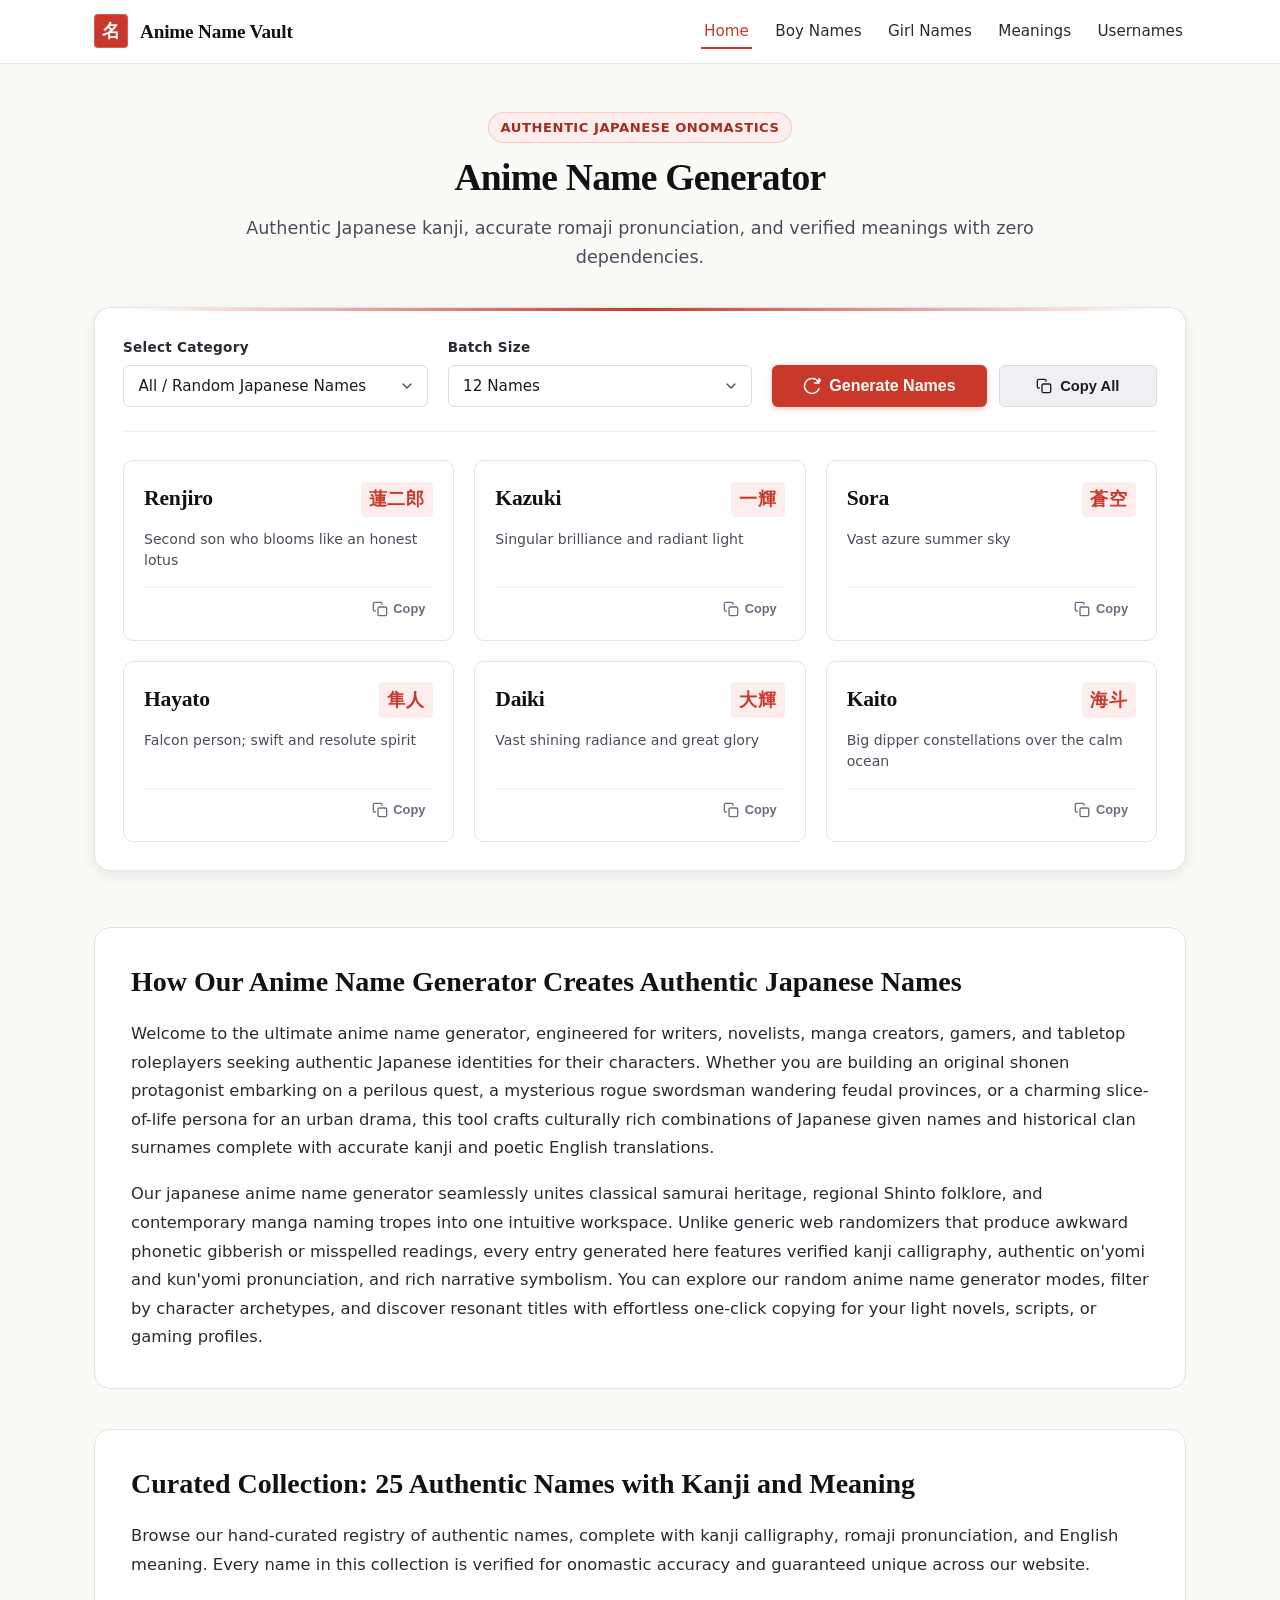
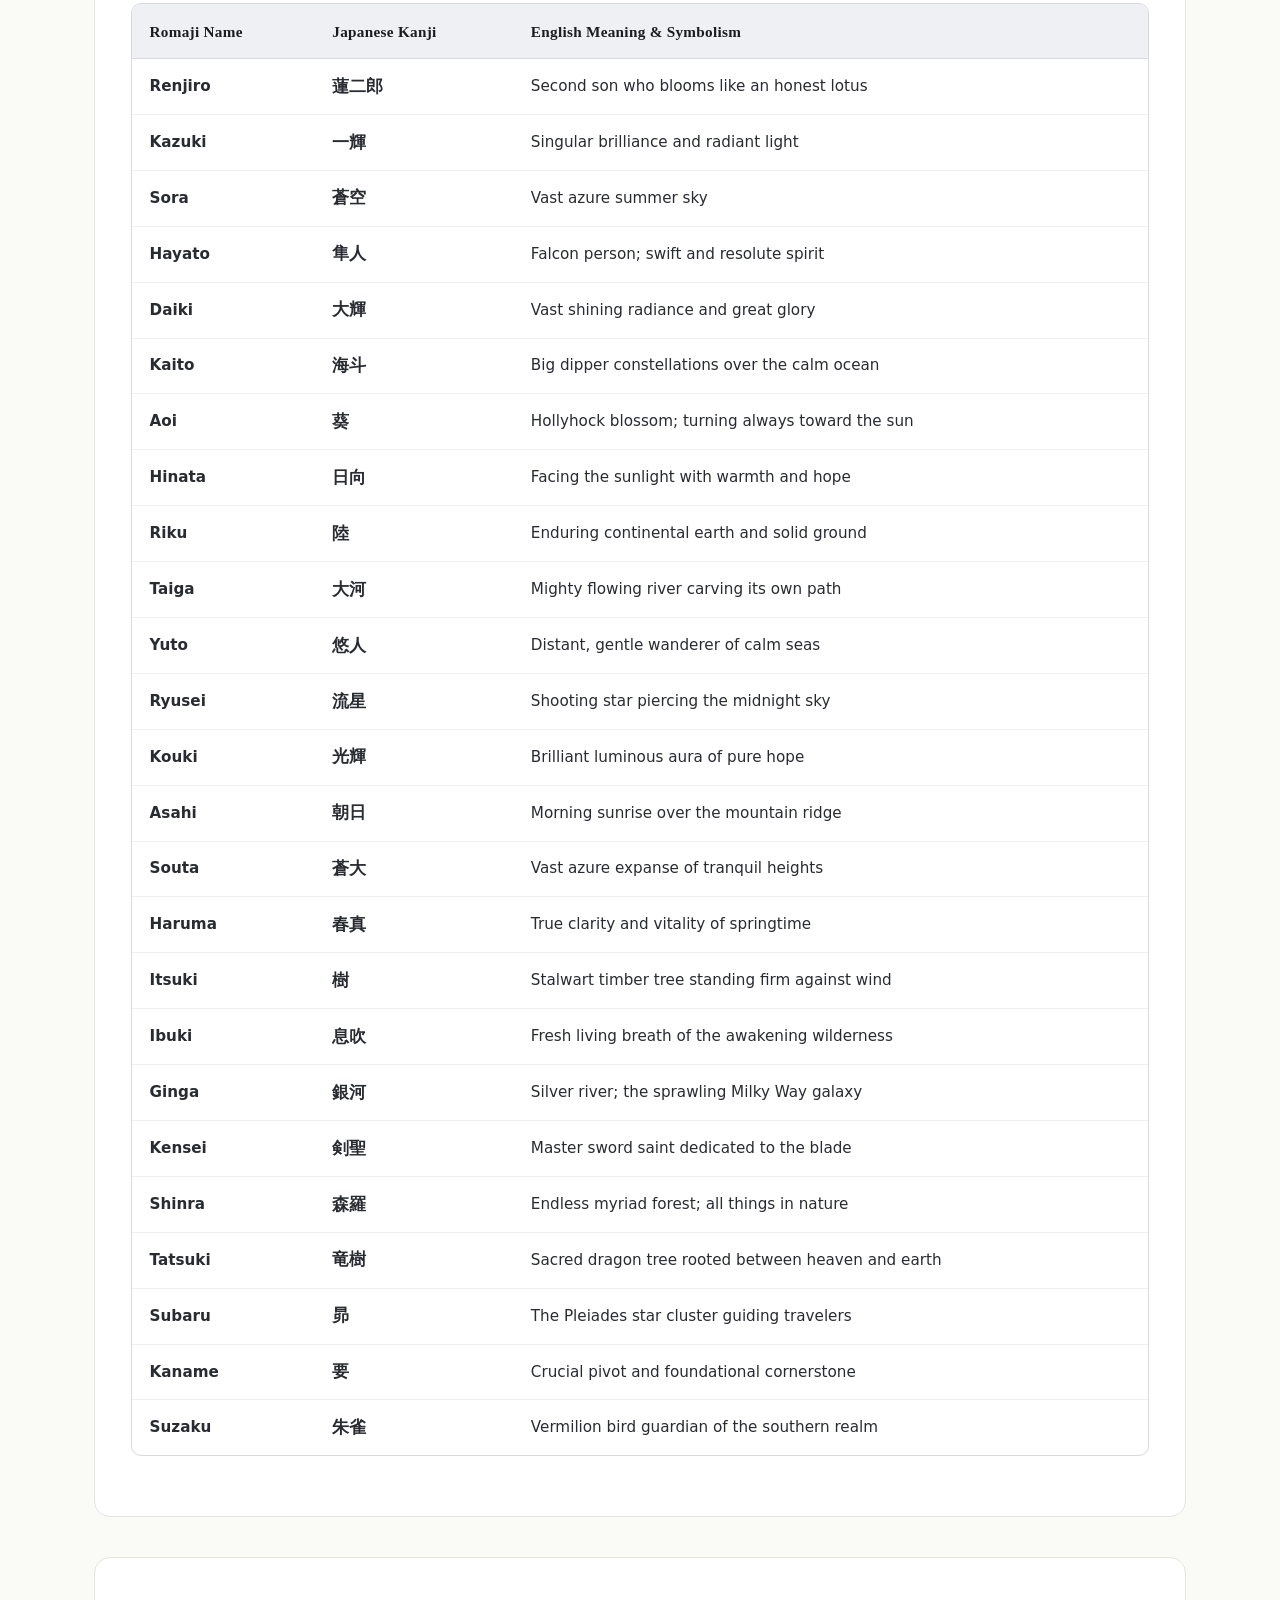
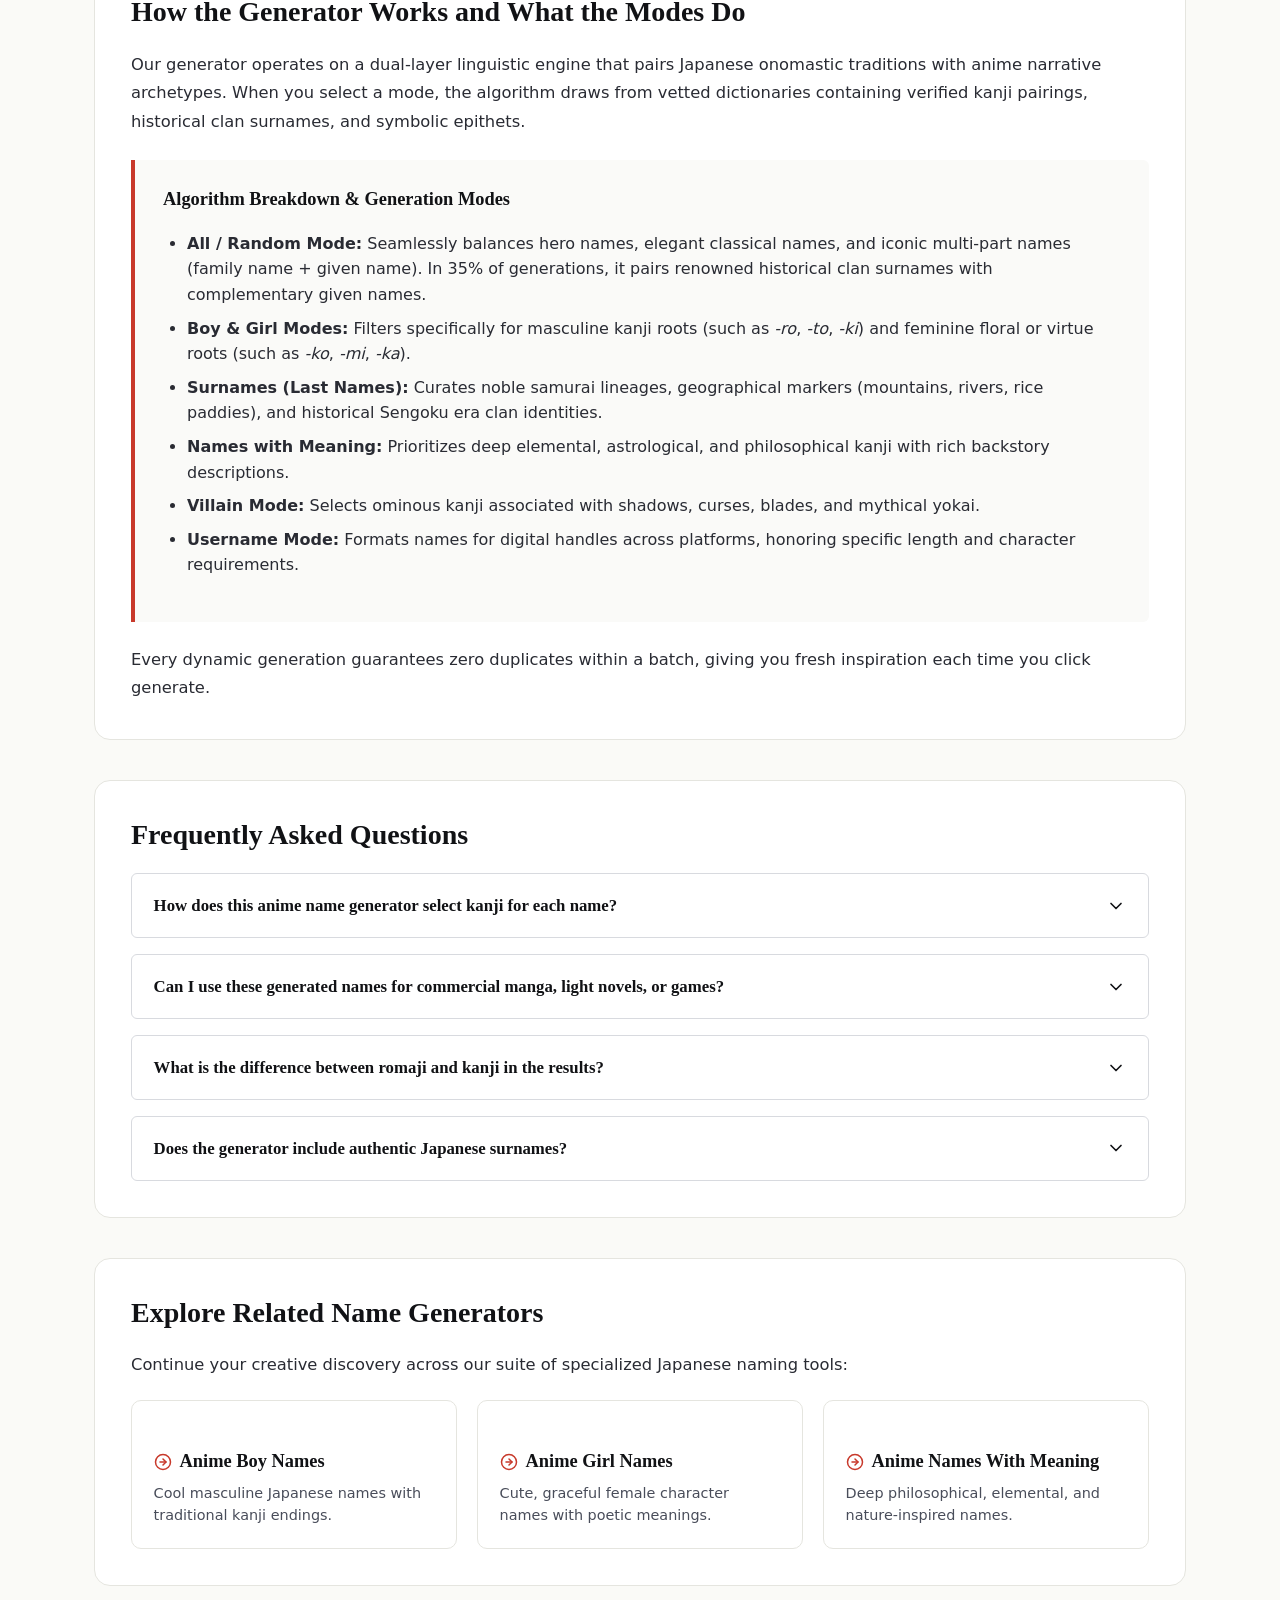
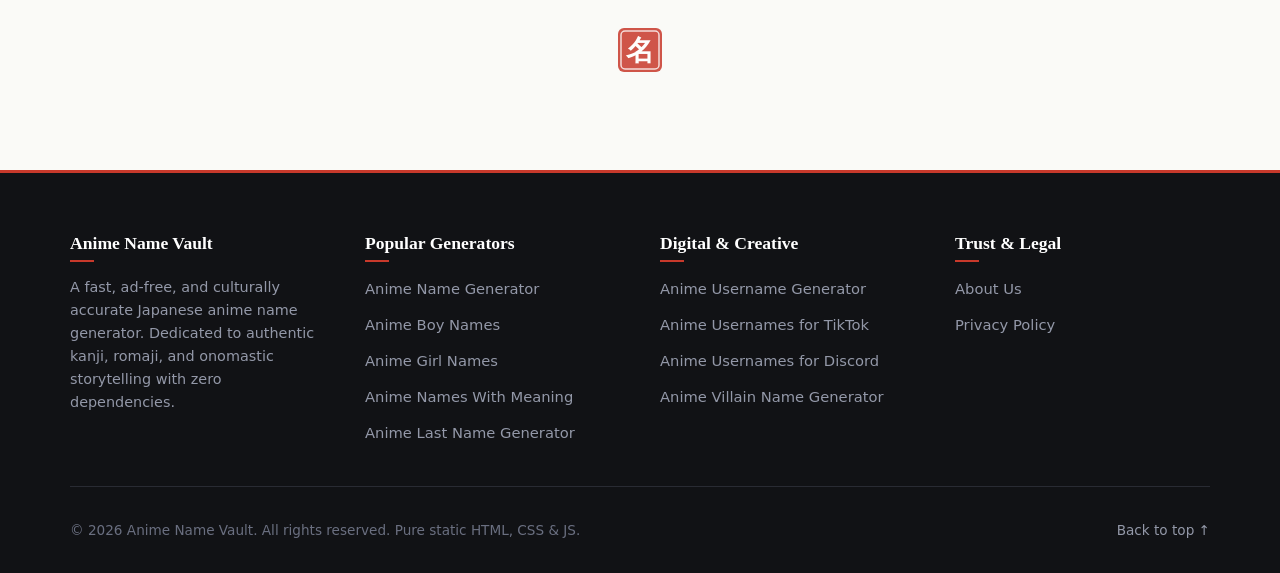
<file: index.html>
<!DOCTYPE html>
<html lang="en">
<head>
  <meta charset="utf-8">
  <meta name="viewport" content="width=device-width, initial-scale=1.0">
  <title>Anime Name Generator: Random Japanese Names + Kanji</title>
  <meta name="description" content="Generate authentic Japanese character names with our anime name generator. Explore kanji, romaji, and English meanings with one-click copy and instant export.">
  <!-- Pre-launch protection -->
  <meta name="robots" content="noindex, nofollow">
  <link rel="canonical" href="https://animenamevault.com/">

  <!-- Favicons & Manifest -->
  <link rel="icon" type="image/svg+xml" href="/img/favicon.svg">
  <link rel="alternate icon" type="image/x-icon" href="/img/favicon.ico">
  <link rel="icon" type="image/png" sizes="32x32" href="/img/favicon-32.png">
  <link rel="apple-touch-icon" sizes="180x180" href="/img/apple-touch-icon.png">
  <link rel="manifest" href="/site.webmanifest">
  <meta name="theme-color" content="#C8392B">

  <!-- Open Graph / Social Media -->
  <meta property="og:title" content="Anime Name Generator: Random Japanese Names + Kanji">
  <meta property="og:description" content="Generate authentic Japanese character names with our anime name generator. Explore kanji, romaji, and English meanings with one-click copy and instant export.">
  <meta property="og:image" content="https://animenamevault.com/img/og-anime-name-generator.png">
  <meta property="og:image:width" content="1200">
  <meta property="og:image:height" content="630">
  <meta property="og:image:alt" content="Anime Name Generator in Sumi and Shu Japanese calligraphy design">
  <meta property="og:url" content="https://animenamevault.com/">
  <meta property="og:type" content="website">

  <!-- Twitter Card -->
  <meta name="twitter:card" content="summary_large_image">
  <meta name="twitter:title" content="Anime Name Generator: Random Japanese Names + Kanji">
  <meta name="twitter:description" content="Generate authentic Japanese character names with our anime name generator. Explore kanji, romaji, and English meanings with one-click copy and instant export.">
  <meta name="twitter:image" content="https://animenamevault.com/img/og-anime-name-generator.png">

  <!-- Stylesheet -->
  <link rel="stylesheet" href="/css/style.css">

  <!-- JSON-LD Schemas -->
<script type="application/ld+json">
{
  "@context": "https://schema.org",
  "@type": "WebSite",
  "name": "Anime Name Generator",
  "url": "https://animenamevault.com/",
  "description": "Generate authentic Japanese character names with our anime name generator. Explore kanji, romaji, and English meanings with one-click copy and instant export.",
  "publisher": {
    "@type": "Organization",
    "name": "Anime Name Generator",
    "url": "https://animenamevault.com/",
    "logo": {
      "@type": "ImageObject",
      "url": "https://animenamevault.com/img/icon-512.png"
    }
  }
}
</script>
<script type="application/ld+json">
{
  "@context": "https://schema.org",
  "@type": "WebApplication",
  "name": "Anime Name Generator",
  "url": "https://animenamevault.com",
  "description": "Generate authentic Japanese character names with our anime name generator. Explore kanji, romaji, and English meanings with one-click copy and instant export.",
  "applicationCategory": "UtilitiesApplication",
  "operatingSystem": "Any",
  "offers": {
    "@type": "Offer",
    "price": "0",
    "priceCurrency": "USD"
  }
}
</script>
<script type="application/ld+json">
{
  "@context": "https://schema.org",
  "@type": "FAQPage",
  "mainEntity": [
    {
      "@type": "Question",
      "name": "How does this anime name generator select kanji for each name?",
      "acceptedAnswer": {
        "@type": "Answer",
        "text": "Every name in our database is paired with authentic Japanese kanji characters chosen for their historical validity and poetic meaning. We verify on'yomi and kun'yomi readings to ensure linguistic correctness."
      }
    },
    {
      "@type": "Question",
      "name": "Can I use these generated names for commercial manga, light novels, or games?",
      "acceptedAnswer": {
        "@type": "Answer",
        "text": "Yes. All names generated by this tool are free to use in your creative projects, including published light novels, webcomics, indie video games, and tabletop roleplaying campaigns."
      }
    },
    {
      "@type": "Question",
      "name": "What is the difference between romaji and kanji in the results?",
      "acceptedAnswer": {
        "@type": "Answer",
        "text": "Romaji represents the Japanese pronunciation spelled out using the Latin alphabet (such as Kazuki), while kanji represents the traditional logographic characters adopted from Chinese (such as 一輝), conveying symbolic meaning."
      }
    },
    {
      "@type": "Question",
      "name": "Does the generator include authentic Japanese surnames?",
      "acceptedAnswer": {
        "@type": "Answer",
        "text": "Yes. When using the default generator or the dedicated surname filter, names can include authentic clan surnames such as Takahashi, Fujimoto, and Minamoto."
      }
    }
  ]
}
</script>
</head>
<body>
  <a href="#main" class="skip-link">Skip to main content</a>

  <header class="site-header">
    <div class="header-container">
      <a href="/" class="brand-link" aria-label="Anime Name Generator Home">
        <span class="brand-hanko" aria-hidden="true">名</span>
        <span class="brand-text">Anime Name Vault</span>
      </a>
      <nav aria-label="Main Navigation">
        <ul class="nav-links">
          <li><a href="/" aria-current='page'>Home</a></li>
          <li><a href="/anime-boy-names" >Boy Names</a></li>
          <li><a href="/anime-girl-names" >Girl Names</a></li>
          <li><a href="/anime-names-with-meaning" >Meanings</a></li>
          <li><a href="/anime-username-generator" >Usernames</a></li>
        </ul>
      </nav>
    </div>
  </header>



  <main id="main">
    <section class="hero-section">
      <span class="hero-tag">Authentic Japanese Onomastics</span>
      <h1>Anime Name Generator</h1>
      <p class="hero-subtitle">Authentic Japanese kanji, accurate romaji pronunciation, and verified meanings with zero dependencies.</p>
    </section>

    <!-- Generator Tool Box -->
    <section class="generator-card" aria-label="Anime Name Generator Tool">
      <div class="generator-controls">
        <div class="control-group">
          <label for="gen-mode">Select Category</label>
          <select id="gen-mode" class="control-select">
            <option value="all">All / Random Japanese Names</option>
            <option value="boy">Anime Boy Names</option>
            <option value="girl">Anime Girl Names</option>
            <option value="lastname">Anime Surnames (Last Names)</option>
            <option value="meaning">Names with Meaning</option>
            <option value="villain">Anime Villain Names</option>
            <option value="username">Aesthetic Anime Usernames</option>
          </select>
        </div>

        <div class="control-group" id="platform-group" style="display: none;">
          <label for="gen-platform">Platform Style</label>
          <select id="gen-platform" class="control-select">
            <option value="general">General / Aesthetic Gamertag</option>
            <option value="tiktok">TikTok (Max 24 chars)</option>
            <option value="discord">Discord (Max 32 chars)</option>
          </select>
        </div>

        <div class="control-group">
          <label for="gen-count">Batch Size</label>
          <select id="gen-count" class="control-select">
            <option value="6">6 Names</option>
            <option value="12" selected>12 Names</option>
            <option value="20">20 Names</option>
          </select>
        </div>

        <div class="action-buttons">
          <button type="button" id="generate-btn" class="btn-primary">
            <svg width="18" height="18" viewBox="0 0 24 24" fill="none" stroke="currentColor" stroke-width="2" stroke-linecap="round" stroke-linejoin="round" aria-hidden="true"><path d="M21.5 2v6h-6M21.34 15.57a10 10 0 1 1-.57-8.38l5.67-5.67"></path></svg>
            <span>Generate Names</span>
          </button>
          <button type="button" id="copy-all-btn" class="btn-secondary">
            <svg width="16" height="16" viewBox="0 0 24 24" fill="none" stroke="currentColor" stroke-width="2" stroke-linecap="round" stroke-linejoin="round" aria-hidden="true"><rect x="9" y="9" width="13" height="13" rx="2" ry="2"></rect><path d="M5 15H4a2 2 0 0 1-2-2V4a2 2 0 0 1 2-2h9a2 2 0 0 1 2 2v1"></path></svg>
            <span>Copy All</span>
          </button>
        </div>
      </div>

      <!-- Pre-filled Results Grid (Works 100% with JS turned off) -->
      <div id="results-grid" class="results-grid" aria-label="Generated Names">
          <div class="name-card" tabindex="0" role="article" aria-label="Renjiro, kanji 蓮二郎, meaning: Second son who blooms like an honest lotus">
            <div class="card-header">
              <h3 class="card-romaji">Renjiro</h3>
              <span class="card-kanji">蓮二郎</span>
            </div>
            <p class="card-meaning">Second son who blooms like an honest lotus</p>
            <div class="card-actions">
              <button type="button" class="btn-copy-card" aria-label="Copy Renjiro">
                <svg class="icon" viewBox="0 0 24 24" width="16" height="16" fill="none" stroke="currentColor" stroke-width="2" stroke-linecap="round" stroke-linejoin="round" aria-hidden="true">
                  <rect x="9" y="9" width="13" height="13" rx="2" ry="2"></rect>
                  <path d="M5 15H4a2 2 0 0 1-2-2V4a2 2 0 0 1 2-2h9a2 2 0 0 1 2 2v1"></path>
                </svg>
                <span>Copy</span>
              </button>
            </div>
          </div>
          <div class="name-card" tabindex="0" role="article" aria-label="Kazuki, kanji 一輝, meaning: Singular brilliance and radiant light">
            <div class="card-header">
              <h3 class="card-romaji">Kazuki</h3>
              <span class="card-kanji">一輝</span>
            </div>
            <p class="card-meaning">Singular brilliance and radiant light</p>
            <div class="card-actions">
              <button type="button" class="btn-copy-card" aria-label="Copy Kazuki">
                <svg class="icon" viewBox="0 0 24 24" width="16" height="16" fill="none" stroke="currentColor" stroke-width="2" stroke-linecap="round" stroke-linejoin="round" aria-hidden="true">
                  <rect x="9" y="9" width="13" height="13" rx="2" ry="2"></rect>
                  <path d="M5 15H4a2 2 0 0 1-2-2V4a2 2 0 0 1 2-2h9a2 2 0 0 1 2 2v1"></path>
                </svg>
                <span>Copy</span>
              </button>
            </div>
          </div>
          <div class="name-card" tabindex="0" role="article" aria-label="Sora, kanji 蒼空, meaning: Vast azure summer sky">
            <div class="card-header">
              <h3 class="card-romaji">Sora</h3>
              <span class="card-kanji">蒼空</span>
            </div>
            <p class="card-meaning">Vast azure summer sky</p>
            <div class="card-actions">
              <button type="button" class="btn-copy-card" aria-label="Copy Sora">
                <svg class="icon" viewBox="0 0 24 24" width="16" height="16" fill="none" stroke="currentColor" stroke-width="2" stroke-linecap="round" stroke-linejoin="round" aria-hidden="true">
                  <rect x="9" y="9" width="13" height="13" rx="2" ry="2"></rect>
                  <path d="M5 15H4a2 2 0 0 1-2-2V4a2 2 0 0 1 2-2h9a2 2 0 0 1 2 2v1"></path>
                </svg>
                <span>Copy</span>
              </button>
            </div>
          </div>
          <div class="name-card" tabindex="0" role="article" aria-label="Hayato, kanji 隼人, meaning: Falcon person; swift and resolute spirit">
            <div class="card-header">
              <h3 class="card-romaji">Hayato</h3>
              <span class="card-kanji">隼人</span>
            </div>
            <p class="card-meaning">Falcon person; swift and resolute spirit</p>
            <div class="card-actions">
              <button type="button" class="btn-copy-card" aria-label="Copy Hayato">
                <svg class="icon" viewBox="0 0 24 24" width="16" height="16" fill="none" stroke="currentColor" stroke-width="2" stroke-linecap="round" stroke-linejoin="round" aria-hidden="true">
                  <rect x="9" y="9" width="13" height="13" rx="2" ry="2"></rect>
                  <path d="M5 15H4a2 2 0 0 1-2-2V4a2 2 0 0 1 2-2h9a2 2 0 0 1 2 2v1"></path>
                </svg>
                <span>Copy</span>
              </button>
            </div>
          </div>
          <div class="name-card" tabindex="0" role="article" aria-label="Daiki, kanji 大輝, meaning: Vast shining radiance and great glory">
            <div class="card-header">
              <h3 class="card-romaji">Daiki</h3>
              <span class="card-kanji">大輝</span>
            </div>
            <p class="card-meaning">Vast shining radiance and great glory</p>
            <div class="card-actions">
              <button type="button" class="btn-copy-card" aria-label="Copy Daiki">
                <svg class="icon" viewBox="0 0 24 24" width="16" height="16" fill="none" stroke="currentColor" stroke-width="2" stroke-linecap="round" stroke-linejoin="round" aria-hidden="true">
                  <rect x="9" y="9" width="13" height="13" rx="2" ry="2"></rect>
                  <path d="M5 15H4a2 2 0 0 1-2-2V4a2 2 0 0 1 2-2h9a2 2 0 0 1 2 2v1"></path>
                </svg>
                <span>Copy</span>
              </button>
            </div>
          </div>
          <div class="name-card" tabindex="0" role="article" aria-label="Kaito, kanji 海斗, meaning: Big dipper constellations over the calm ocean">
            <div class="card-header">
              <h3 class="card-romaji">Kaito</h3>
              <span class="card-kanji">海斗</span>
            </div>
            <p class="card-meaning">Big dipper constellations over the calm ocean</p>
            <div class="card-actions">
              <button type="button" class="btn-copy-card" aria-label="Copy Kaito">
                <svg class="icon" viewBox="0 0 24 24" width="16" height="16" fill="none" stroke="currentColor" stroke-width="2" stroke-linecap="round" stroke-linejoin="round" aria-hidden="true">
                  <rect x="9" y="9" width="13" height="13" rx="2" ry="2"></rect>
                  <path d="M5 15H4a2 2 0 0 1-2-2V4a2 2 0 0 1 2-2h9a2 2 0 0 1 2 2v1"></path>
                </svg>
                <span>Copy</span>
              </button>
            </div>
          </div>
      </div>

      <!-- Accessible screen reader announcement -->
      <div id="gen-live-region" class="sr-only" aria-live="polite"></div>
    </section>

    <!-- Introductory SEO Content -->
    <article class="content-section">
      <h2>How Our Anime Name Generator Creates Authentic Japanese Names</h2>
      <p>Welcome to the ultimate anime name generator, engineered for writers, novelists, manga creators, gamers, and tabletop roleplayers seeking authentic Japanese identities for their characters. Whether you are building an original shonen protagonist embarking on a perilous quest, a mysterious rogue swordsman wandering feudal provinces, or a charming slice-of-life persona for an urban drama, this tool crafts culturally rich combinations of Japanese given names and historical clan surnames complete with accurate kanji and poetic English translations.</p>
      <p>Our japanese anime name generator seamlessly unites classical samurai heritage, regional Shinto folklore, and contemporary manga naming tropes into one intuitive workspace. Unlike generic web randomizers that produce awkward phonetic gibberish or misspelled readings, every entry generated here features verified kanji calligraphy, authentic on'yomi and kun'yomi pronunciation, and rich narrative symbolism. You can explore our random anime name generator modes, filter by character archetypes, and discover resonant titles with effortless one-click copying for your light novels, scripts, or gaming profiles.</p>
    </article>

    <!-- Static Curated List of 25 Unique Names -->
    <section class="content-section">
      <h2>Curated Collection: 25 Authentic Names with Kanji and Meaning</h2>
      <p>Browse our hand-curated registry of authentic names, complete with kanji calligraphy, romaji pronunciation, and English meaning. Every name in this collection is verified for onomastic accuracy and guaranteed unique across our website.</p>
      
      <div class="table-responsive">
        <table class="name-table">
          <thead>
            <tr>
              <th scope="col">Romaji Name</th>
              <th scope="col">Japanese Kanji</th>
              <th scope="col">English Meaning & Symbolism</th>
            </tr>
          </thead>
          <tbody>
            <tr>
              <td class="table-romaji">Renjiro</td>
              <td class="table-kanji">蓮二郎</td>
              <td>Second son who blooms like an honest lotus</td>
            </tr>
            <tr>
              <td class="table-romaji">Kazuki</td>
              <td class="table-kanji">一輝</td>
              <td>Singular brilliance and radiant light</td>
            </tr>
            <tr>
              <td class="table-romaji">Sora</td>
              <td class="table-kanji">蒼空</td>
              <td>Vast azure summer sky</td>
            </tr>
            <tr>
              <td class="table-romaji">Hayato</td>
              <td class="table-kanji">隼人</td>
              <td>Falcon person; swift and resolute spirit</td>
            </tr>
            <tr>
              <td class="table-romaji">Daiki</td>
              <td class="table-kanji">大輝</td>
              <td>Vast shining radiance and great glory</td>
            </tr>
            <tr>
              <td class="table-romaji">Kaito</td>
              <td class="table-kanji">海斗</td>
              <td>Big dipper constellations over the calm ocean</td>
            </tr>
            <tr>
              <td class="table-romaji">Aoi</td>
              <td class="table-kanji">葵</td>
              <td>Hollyhock blossom; turning always toward the sun</td>
            </tr>
            <tr>
              <td class="table-romaji">Hinata</td>
              <td class="table-kanji">日向</td>
              <td>Facing the sunlight with warmth and hope</td>
            </tr>
            <tr>
              <td class="table-romaji">Riku</td>
              <td class="table-kanji">陸</td>
              <td>Enduring continental earth and solid ground</td>
            </tr>
            <tr>
              <td class="table-romaji">Taiga</td>
              <td class="table-kanji">大河</td>
              <td>Mighty flowing river carving its own path</td>
            </tr>
            <tr>
              <td class="table-romaji">Yuto</td>
              <td class="table-kanji">悠人</td>
              <td>Distant, gentle wanderer of calm seas</td>
            </tr>
            <tr>
              <td class="table-romaji">Ryusei</td>
              <td class="table-kanji">流星</td>
              <td>Shooting star piercing the midnight sky</td>
            </tr>
            <tr>
              <td class="table-romaji">Kouki</td>
              <td class="table-kanji">光輝</td>
              <td>Brilliant luminous aura of pure hope</td>
            </tr>
            <tr>
              <td class="table-romaji">Asahi</td>
              <td class="table-kanji">朝日</td>
              <td>Morning sunrise over the mountain ridge</td>
            </tr>
            <tr>
              <td class="table-romaji">Souta</td>
              <td class="table-kanji">蒼大</td>
              <td>Vast azure expanse of tranquil heights</td>
            </tr>
            <tr>
              <td class="table-romaji">Haruma</td>
              <td class="table-kanji">春真</td>
              <td>True clarity and vitality of springtime</td>
            </tr>
            <tr>
              <td class="table-romaji">Itsuki</td>
              <td class="table-kanji">樹</td>
              <td>Stalwart timber tree standing firm against wind</td>
            </tr>
            <tr>
              <td class="table-romaji">Ibuki</td>
              <td class="table-kanji">息吹</td>
              <td>Fresh living breath of the awakening wilderness</td>
            </tr>
            <tr>
              <td class="table-romaji">Ginga</td>
              <td class="table-kanji">銀河</td>
              <td>Silver river; the sprawling Milky Way galaxy</td>
            </tr>
            <tr>
              <td class="table-romaji">Kensei</td>
              <td class="table-kanji">剣聖</td>
              <td>Master sword saint dedicated to the blade</td>
            </tr>
            <tr>
              <td class="table-romaji">Shinra</td>
              <td class="table-kanji">森羅</td>
              <td>Endless myriad forest; all things in nature</td>
            </tr>
            <tr>
              <td class="table-romaji">Tatsuki</td>
              <td class="table-kanji">竜樹</td>
              <td>Sacred dragon tree rooted between heaven and earth</td>
            </tr>
            <tr>
              <td class="table-romaji">Subaru</td>
              <td class="table-kanji">昴</td>
              <td>The Pleiades star cluster guiding travelers</td>
            </tr>
            <tr>
              <td class="table-romaji">Kaname</td>
              <td class="table-kanji">要</td>
              <td>Crucial pivot and foundational cornerstone</td>
            </tr>
            <tr>
              <td class="table-romaji">Suzaku</td>
              <td class="table-kanji">朱雀</td>
              <td>Vermilion bird guardian of the southern realm</td>
            </tr>
          </tbody>
        </table>
      </div>
    </section>

    <!-- Page-Specific Deep Dive Section -->
    <section class="content-section">
      <h2>How the Generator Works and What the Modes Do</h2>

          <p>Our generator operates on a dual-layer linguistic engine that pairs Japanese onomastic traditions with anime narrative archetypes. When you select a mode, the algorithm draws from vetted dictionaries containing verified kanji pairings, historical clan surnames, and symbolic epithets.</p>
          <div class="feature-callout">
            <h4>Algorithm Breakdown & Generation Modes</h4>
            <ul>
              <li><strong>All / Random Mode:</strong> Seamlessly balances hero names, elegant classical names, and iconic multi-part names (family name + given name). In 35% of generations, it pairs renowned historical clan surnames with complementary given names.</li>
              <li><strong>Boy & Girl Modes:</strong> Filters specifically for masculine kanji roots (such as <em>-ro</em>, <em>-to</em>, <em>-ki</em>) and feminine floral or virtue roots (such as <em>-ko</em>, <em>-mi</em>, <em>-ka</em>).</li>
              <li><strong>Surnames (Last Names):</strong> Curates noble samurai lineages, geographical markers (mountains, rivers, rice paddies), and historical Sengoku era clan identities.</li>
              <li><strong>Names with Meaning:</strong> Prioritizes deep elemental, astrological, and philosophical kanji with rich backstory descriptions.</li>
              <li><strong>Villain Mode:</strong> Selects ominous kanji associated with shadows, curses, blades, and mythical yokai.</li>
              <li><strong>Username Mode:</strong> Formats names for digital handles across platforms, honoring specific length and character requirements.</li>
            </ul>
          </div>
          <p>Every dynamic generation guarantees zero duplicates within a batch, giving you fresh inspiration each time you click generate.</p>
        
    </section>

    <!-- Unique FAQs Section -->
    <section class="content-section">
      <h2>Frequently Asked Questions</h2>
      <div class="faq-list">
        <details class="faq-item">
          <summary class="faq-question">
            <span>How does this anime name generator select kanji for each name?</span>
            <svg class="faq-icon" width="20" height="20" viewBox="0 0 24 24" fill="none" stroke="currentColor" stroke-width="2" stroke-linecap="round" stroke-linejoin="round" aria-hidden="true">
              <polyline points="6 9 12 15 18 9"></polyline>
            </svg>
          </summary>
          <div class="faq-answer">
            <p>Every name in our database is paired with authentic Japanese kanji characters chosen for their historical validity and poetic meaning. We verify on'yomi and kun'yomi readings to ensure linguistic correctness.</p>
          </div>
        </details>
        <details class="faq-item">
          <summary class="faq-question">
            <span>Can I use these generated names for commercial manga, light novels, or games?</span>
            <svg class="faq-icon" width="20" height="20" viewBox="0 0 24 24" fill="none" stroke="currentColor" stroke-width="2" stroke-linecap="round" stroke-linejoin="round" aria-hidden="true">
              <polyline points="6 9 12 15 18 9"></polyline>
            </svg>
          </summary>
          <div class="faq-answer">
            <p>Yes. All names generated by this tool are free to use in your creative projects, including published light novels, webcomics, indie video games, and tabletop roleplaying campaigns.</p>
          </div>
        </details>
        <details class="faq-item">
          <summary class="faq-question">
            <span>What is the difference between romaji and kanji in the results?</span>
            <svg class="faq-icon" width="20" height="20" viewBox="0 0 24 24" fill="none" stroke="currentColor" stroke-width="2" stroke-linecap="round" stroke-linejoin="round" aria-hidden="true">
              <polyline points="6 9 12 15 18 9"></polyline>
            </svg>
          </summary>
          <div class="faq-answer">
            <p>Romaji represents the Japanese pronunciation spelled out using the Latin alphabet (such as Kazuki), while kanji represents the traditional logographic characters adopted from Chinese (such as 一輝), conveying symbolic meaning.</p>
          </div>
        </details>
        <details class="faq-item">
          <summary class="faq-question">
            <span>Does the generator include authentic Japanese surnames?</span>
            <svg class="faq-icon" width="20" height="20" viewBox="0 0 24 24" fill="none" stroke="currentColor" stroke-width="2" stroke-linecap="round" stroke-linejoin="round" aria-hidden="true">
              <polyline points="6 9 12 15 18 9"></polyline>
            </svg>
          </summary>
          <div class="faq-answer">
            <p>Yes. When using the default generator or the dedicated surname filter, names can include authentic clan surnames such as Takahashi, Fujimoto, and Minamoto.</p>
          </div>
        </details>
      </div>
    </section>

    <!-- Related Generators Navigation -->
    <section class="content-section">
      <h2>Explore Related Name Generators</h2>
      <p>Continue your creative discovery across our suite of specialized Japanese naming tools:</p>
      <div class="related-grid">
        <a href="/anime-boy-names" class="related-card">
          <h3>
            <svg width="18" height="18" viewBox="0 0 24 24" fill="none" stroke="#C8392B" stroke-width="2" stroke-linecap="round" stroke-linejoin="round" aria-hidden="true"><circle cx="12" cy="12" r="10"></circle><polyline points="12 16 16 12 12 8"></polyline><line x1="8" y1="12" x2="16" y2="12"></line></svg>
            <span>Anime Boy Names</span>
          </h3>
          <p>Cool masculine Japanese names with traditional kanji endings.</p>
        </a>
        <a href="/anime-girl-names" class="related-card">
          <h3>
            <svg width="18" height="18" viewBox="0 0 24 24" fill="none" stroke="#C8392B" stroke-width="2" stroke-linecap="round" stroke-linejoin="round" aria-hidden="true"><circle cx="12" cy="12" r="10"></circle><polyline points="12 16 16 12 12 8"></polyline><line x1="8" y1="12" x2="16" y2="12"></line></svg>
            <span>Anime Girl Names</span>
          </h3>
          <p>Cute, graceful female character names with poetic meanings.</p>
        </a>
        <a href="/anime-names-with-meaning" class="related-card">
          <h3>
            <svg width="18" height="18" viewBox="0 0 24 24" fill="none" stroke="#C8392B" stroke-width="2" stroke-linecap="round" stroke-linejoin="round" aria-hidden="true"><circle cx="12" cy="12" r="10"></circle><polyline points="12 16 16 12 12 8"></polyline><line x1="8" y1="12" x2="16" y2="12"></line></svg>
            <span>Anime Names With Meaning</span>
          </h3>
          <p>Deep philosophical, elemental, and nature-inspired names.</p>
        </a>
      </div>
    </section>

    <!-- Decorative Stamp -->
    <div style="text-align: center; margin: 2rem 0;">
      <img src="/img/hanko-stamp.svg" alt="Authentic anime name generator seal badge" width="48" height="48" class="section-stamp" loading="lazy">
    </div>
  </main>

  <footer class="site-footer">
    <div class="footer-container">
      <div class="footer-col">
        <h4>Anime Name Vault</h4>
        <p>A fast, ad-free, and culturally accurate Japanese anime name generator. Dedicated to authentic kanji, romaji, and onomastic storytelling with zero dependencies.</p>
      </div>
      <div class="footer-col">
        <h4>Popular Generators</h4>
        <ul class="footer-links">
          <li><a href="/">Anime Name Generator</a></li>
          <li><a href="/anime-boy-names">Anime Boy Names</a></li>
          <li><a href="/anime-girl-names">Anime Girl Names</a></li>
          <li><a href="/anime-names-with-meaning">Anime Names With Meaning</a></li>
          <li><a href="/anime-last-name-generator">Anime Last Name Generator</a></li>
        </ul>
      </div>
      <div class="footer-col">
        <h4>Digital & Creative</h4>
        <ul class="footer-links">
          <li><a href="/anime-username-generator">Anime Username Generator</a></li>
          <li><a href="/anime-usernames-for-tiktok">Anime Usernames for TikTok</a></li>
          <li><a href="/anime-usernames-for-discord">Anime Usernames for Discord</a></li>
          <li><a href="/anime-villain-name-generator">Anime Villain Name Generator</a></li>
        </ul>
      </div>
      <div class="footer-col">
        <h4>Trust & Legal</h4>
        <ul class="footer-links">
          <li><a href="/about">About Us</a></li>
          <li><a href="/privacy">Privacy Policy</a></li>
        </ul>
      </div>
    </div>
    <div class="footer-bottom">
      <p>&copy; 2026 Anime Name Vault. All rights reserved. Pure static HTML, CSS &amp; JS.</p>
      <p><a href="#main">Back to top &uarr;</a></p>
    </div>
  </footer>

  <!-- Toast Notice Container -->
  <div id="toast" class="toast-notice" role="status" aria-live="polite"></div>

  <!-- Scripts -->
  <script>
    window.__INITIAL_MODE = "all";
    window.__INITIAL_PLATFORM = "general";
  </script>
  <script src="/js/data.js"></script>
  <script src="/js/generator.js"></script>
</body>
</html>
</file>
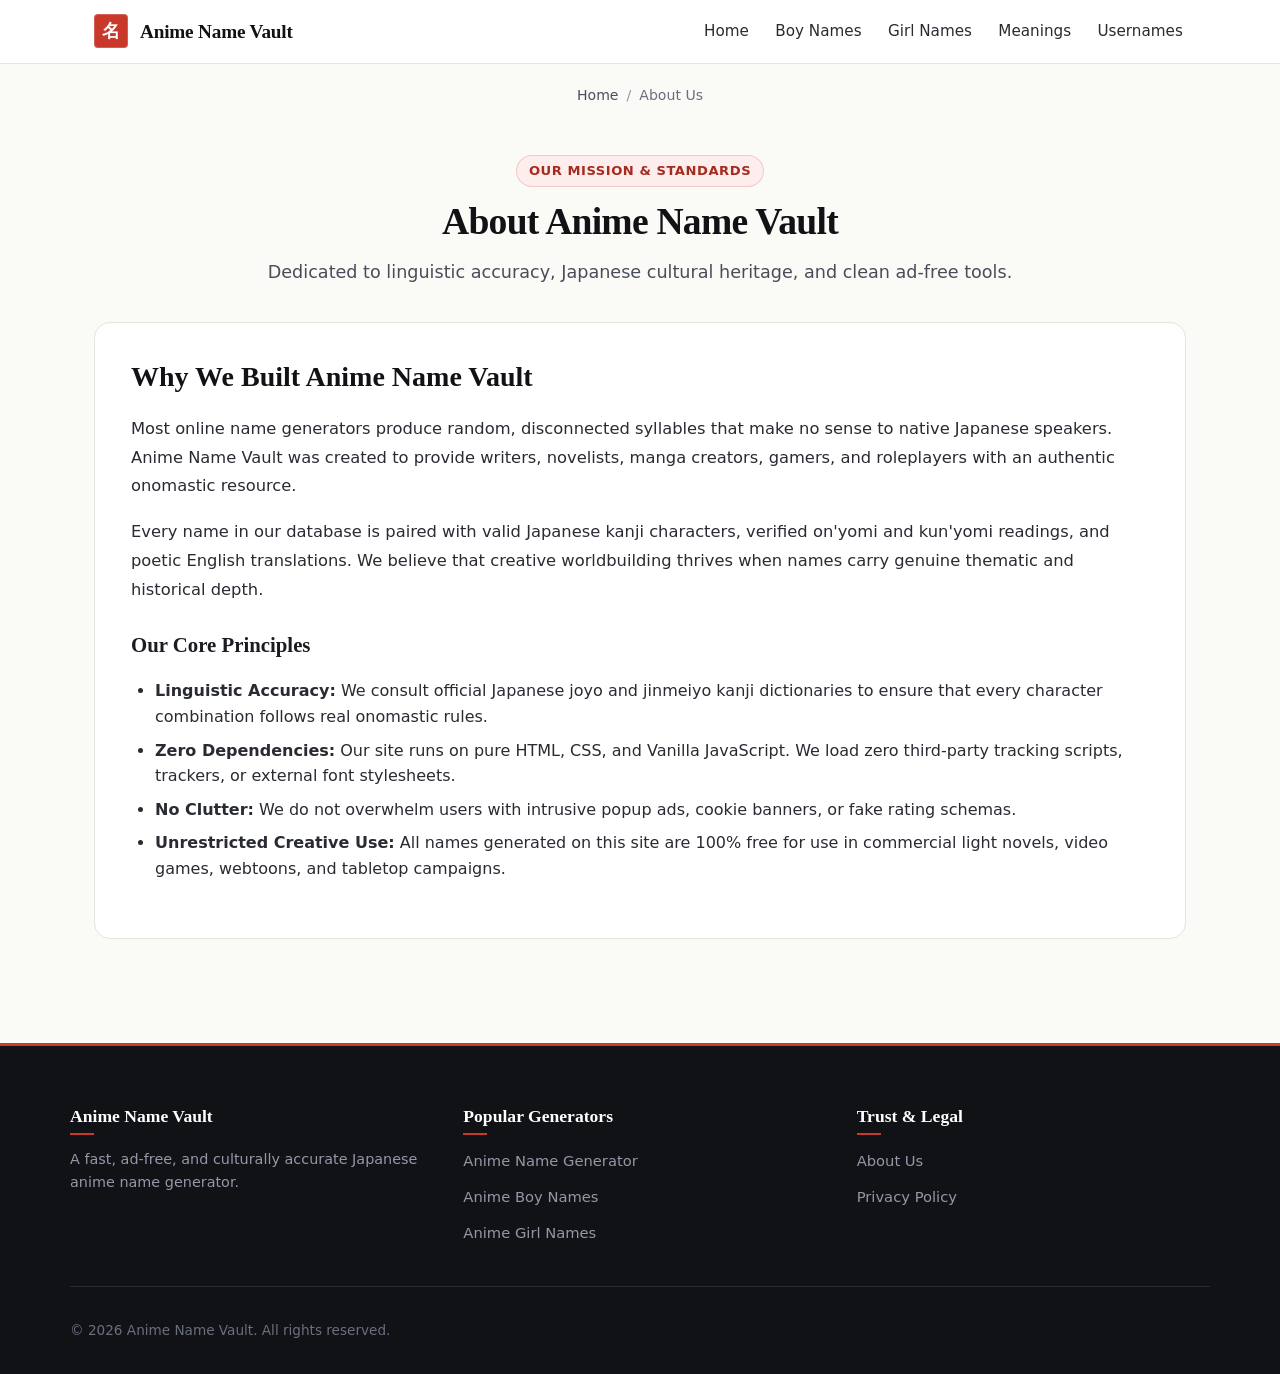
<file: about.html>
<!DOCTYPE html>
<html lang="en">
<head>
  <meta charset="utf-8">
  <meta name="viewport" content="width=device-width, initial-scale=1.0">
  <title>About Anime Name Vault | Authentic Japanese Naming</title>
  <meta name="description" content="Learn about Anime Name Vault, our authentic Japanese naming methodology, kanji research, and our commitment to a fast, clean, and ad-free experience.">
  <meta name="robots" content="noindex, nofollow">
  <link rel="canonical" href="https://animenamevault.com/about">
  <link rel="icon" type="image/svg+xml" href="/img/favicon.svg">
  <link rel="stylesheet" href="/css/style.css">
</head>
<body>
  <a href="#main" class="skip-link">Skip to main content</a>
  <header class="site-header">
    <div class="header-container">
      <a href="/" class="brand-link">
        <span class="brand-hanko" aria-hidden="true">名</span>
        <span class="brand-text">Anime Name Vault</span>
      </a>
      <nav aria-label="Main Navigation">
        <ul class="nav-links">
          <li><a href="/">Home</a></li>
          <li><a href="/anime-boy-names">Boy Names</a></li>
          <li><a href="/anime-girl-names">Girl Names</a></li>
          <li><a href="/anime-names-with-meaning">Meanings</a></li>
          <li><a href="/anime-username-generator">Usernames</a></li>
        </ul>
      </nav>
    </div>
  </header>

  <nav class="breadcrumb-nav" aria-label="Breadcrumb">
    <ol class="breadcrumbs">
      <li><a href="/">Home</a></li>
      <li><span aria-hidden="true">/</span></li>
      <li aria-current="page">About Us</li>
    </ol>
  </nav>

  <main id="main">
    <section class="hero-section">
      <span class="hero-tag">Our Mission & Standards</span>
      <h1>About Anime Name Vault</h1>
      <p class="hero-subtitle">Dedicated to linguistic accuracy, Japanese cultural heritage, and clean ad-free tools.</p>
    </section>

    <article class="content-section">
      <h2>Why We Built Anime Name Vault</h2>
      <p>Most online name generators produce random, disconnected syllables that make no sense to native Japanese speakers. Anime Name Vault was created to provide writers, novelists, manga creators, gamers, and roleplayers with an authentic onomastic resource.</p>
      <p>Every name in our database is paired with valid Japanese kanji characters, verified on'yomi and kun'yomi readings, and poetic English translations. We believe that creative worldbuilding thrives when names carry genuine thematic and historical depth.</p>
      
      <h3>Our Core Principles</h3>
      <ul>
        <li><strong>Linguistic Accuracy:</strong> We consult official Japanese joyo and jinmeiyo kanji dictionaries to ensure that every character combination follows real onomastic rules.</li>
        <li><strong>Zero Dependencies:</strong> Our site runs on pure HTML, CSS, and Vanilla JavaScript. We load zero third-party tracking scripts, trackers, or external font stylesheets.</li>
        <li><strong>No Clutter:</strong> We do not overwhelm users with intrusive popup ads, cookie banners, or fake rating schemas.</li>
        <li><strong>Unrestricted Creative Use:</strong> All names generated on this site are 100% free for use in commercial light novels, video games, webtoons, and tabletop campaigns.</li>
      </ul>
    </article>
  </main>

  <footer class="site-footer">
    <div class="footer-container">
      <div class="footer-col">
        <h4>Anime Name Vault</h4>
        <p>A fast, ad-free, and culturally accurate Japanese anime name generator.</p>
      </div>
      <div class="footer-col">
        <h4>Popular Generators</h4>
        <ul class="footer-links">
          <li><a href="/">Anime Name Generator</a></li>
          <li><a href="/anime-boy-names">Anime Boy Names</a></li>
          <li><a href="/anime-girl-names">Anime Girl Names</a></li>
        </ul>
      </div>
      <div class="footer-col">
        <h4>Trust & Legal</h4>
        <ul class="footer-links">
          <li><a href="/about">About Us</a></li>
          <li><a href="/privacy">Privacy Policy</a></li>
        </ul>
      </div>
    </div>
    <div class="footer-bottom">
      <p>&copy; 2026 Anime Name Vault. All rights reserved.</p>
    </div>
  </footer>
</body>
</html>
</file>
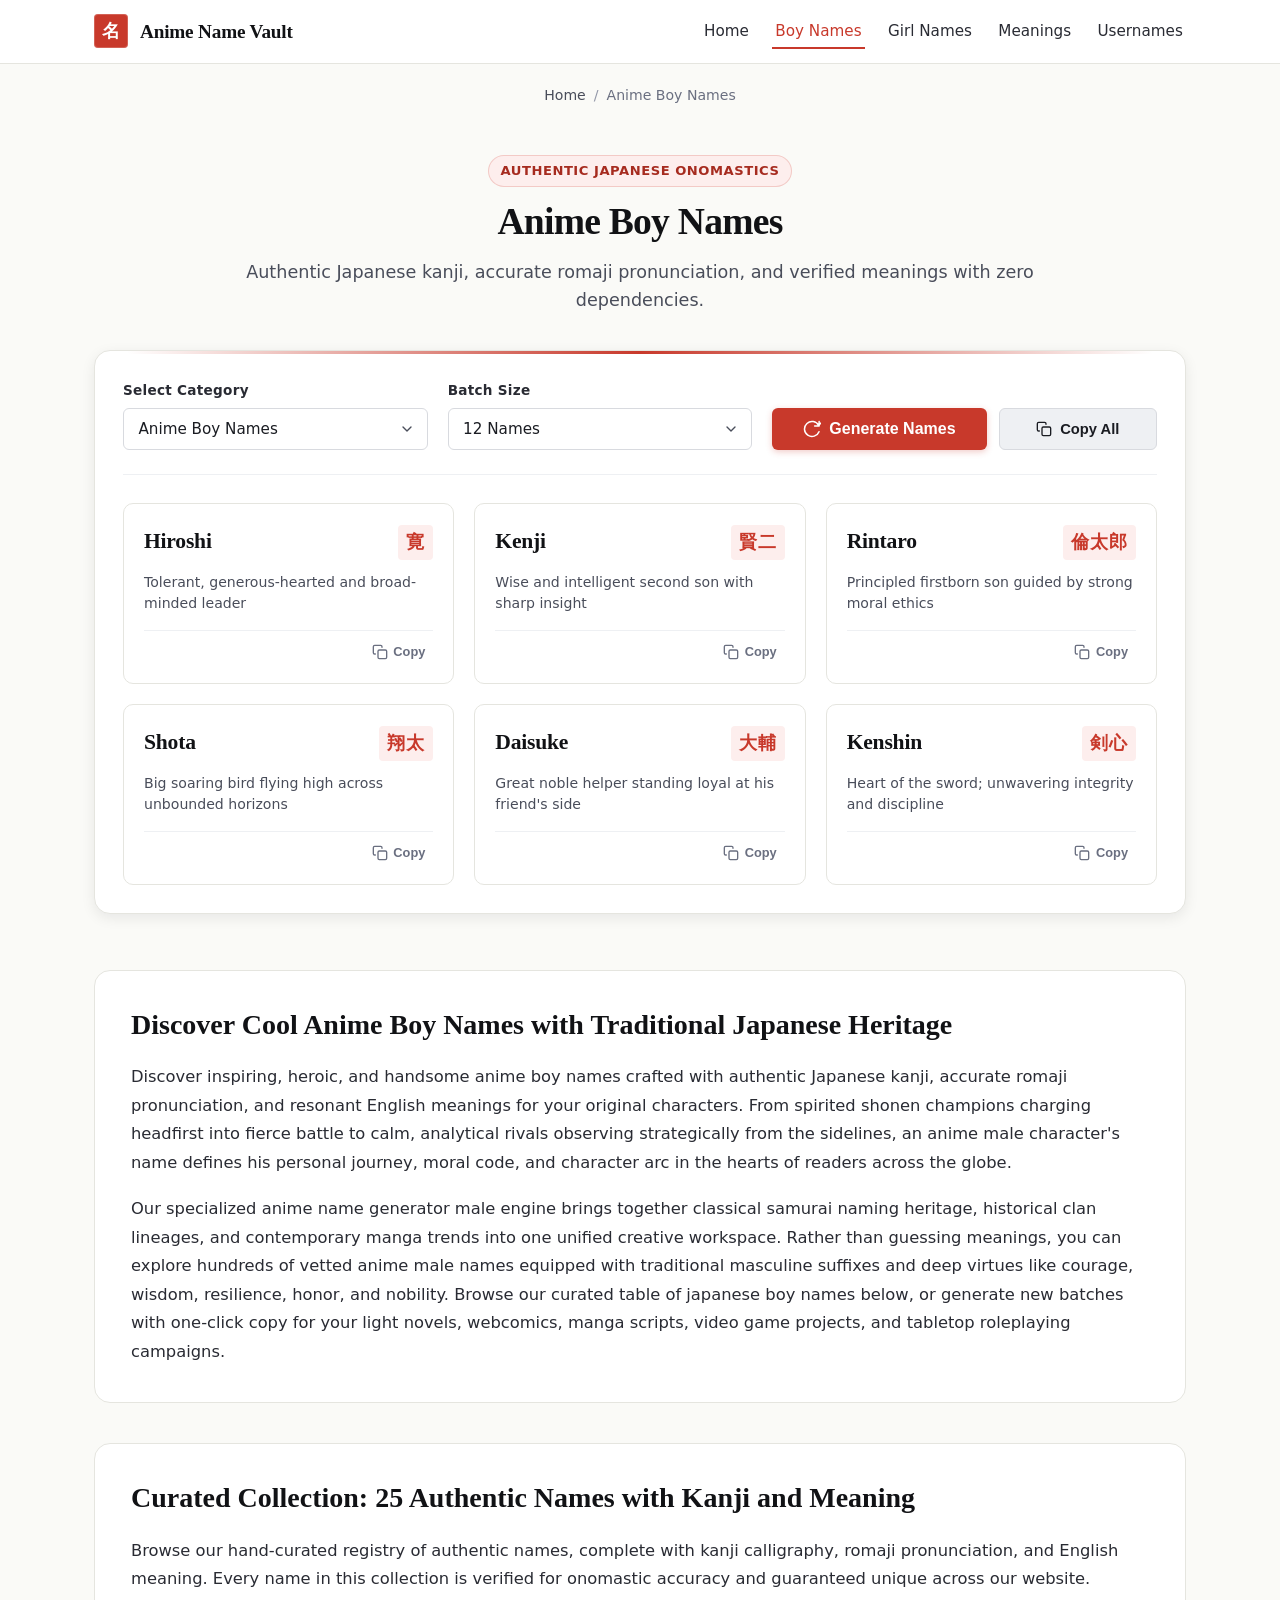
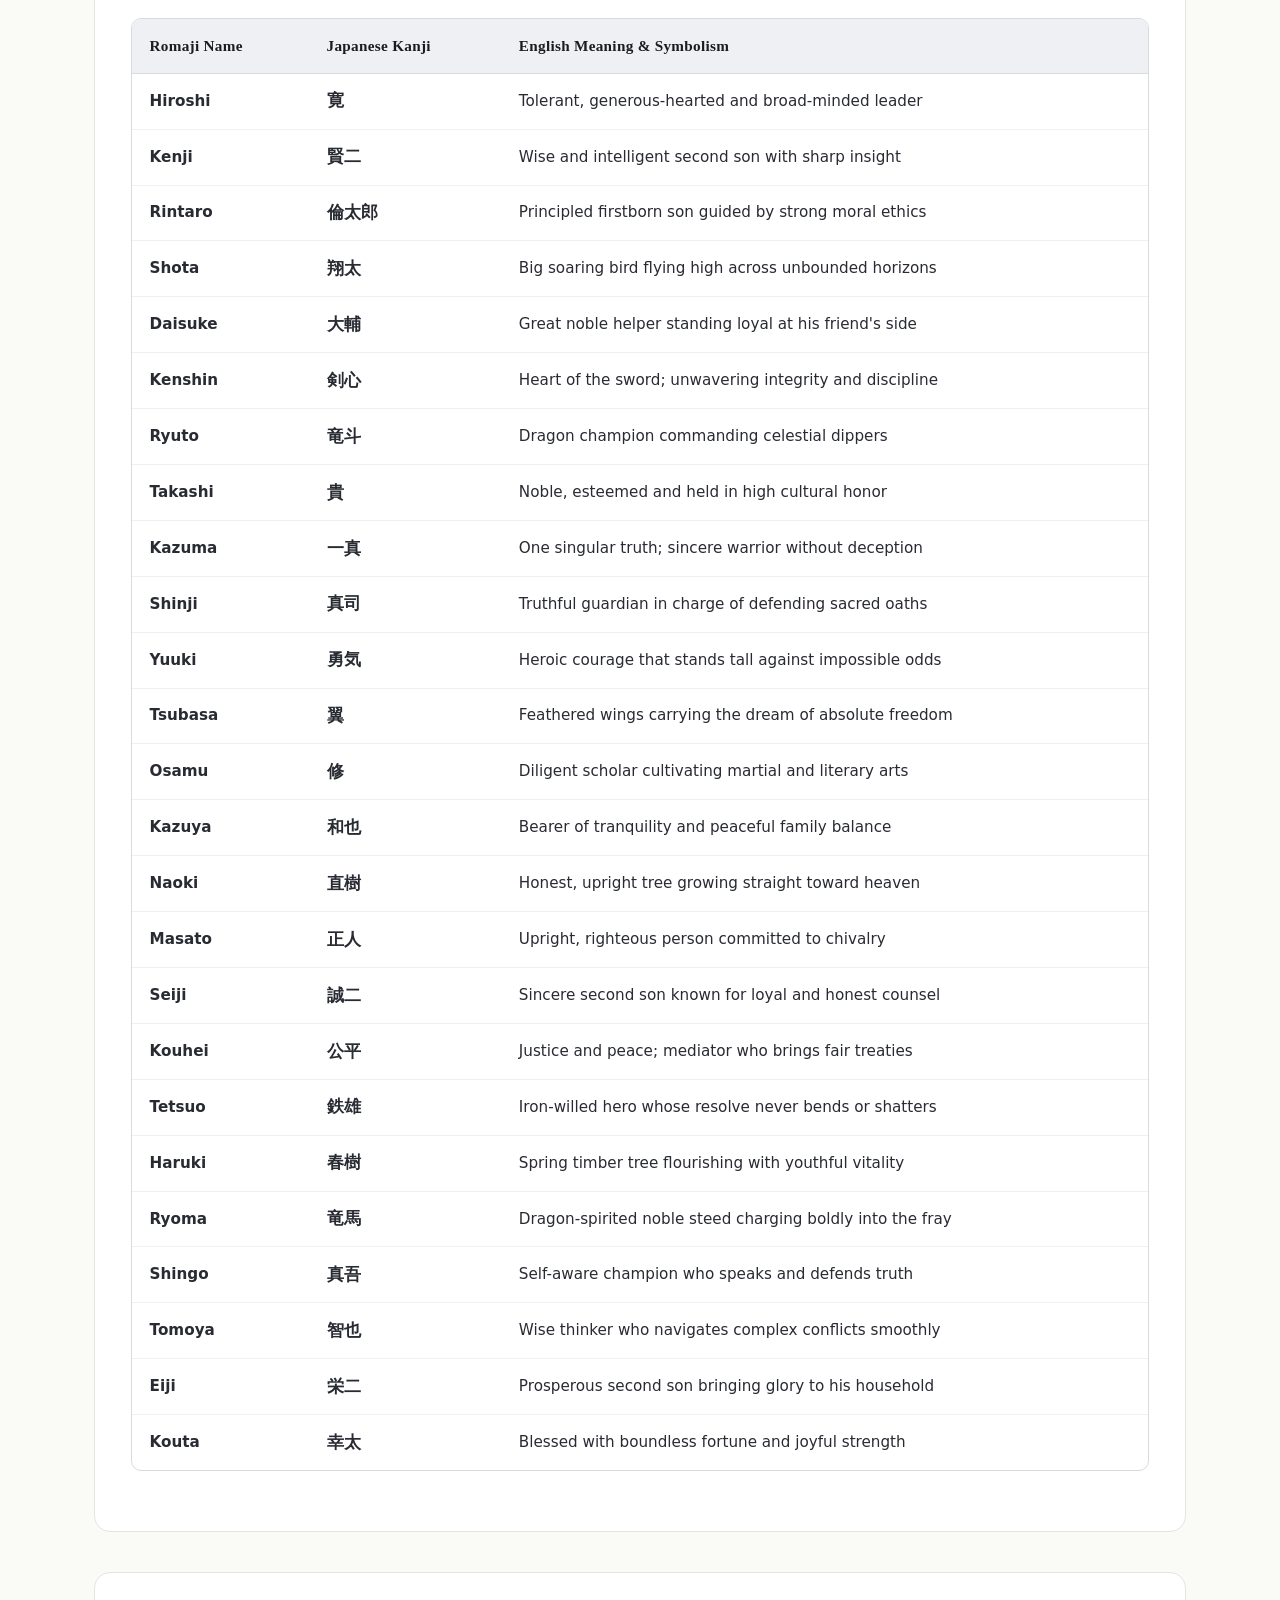
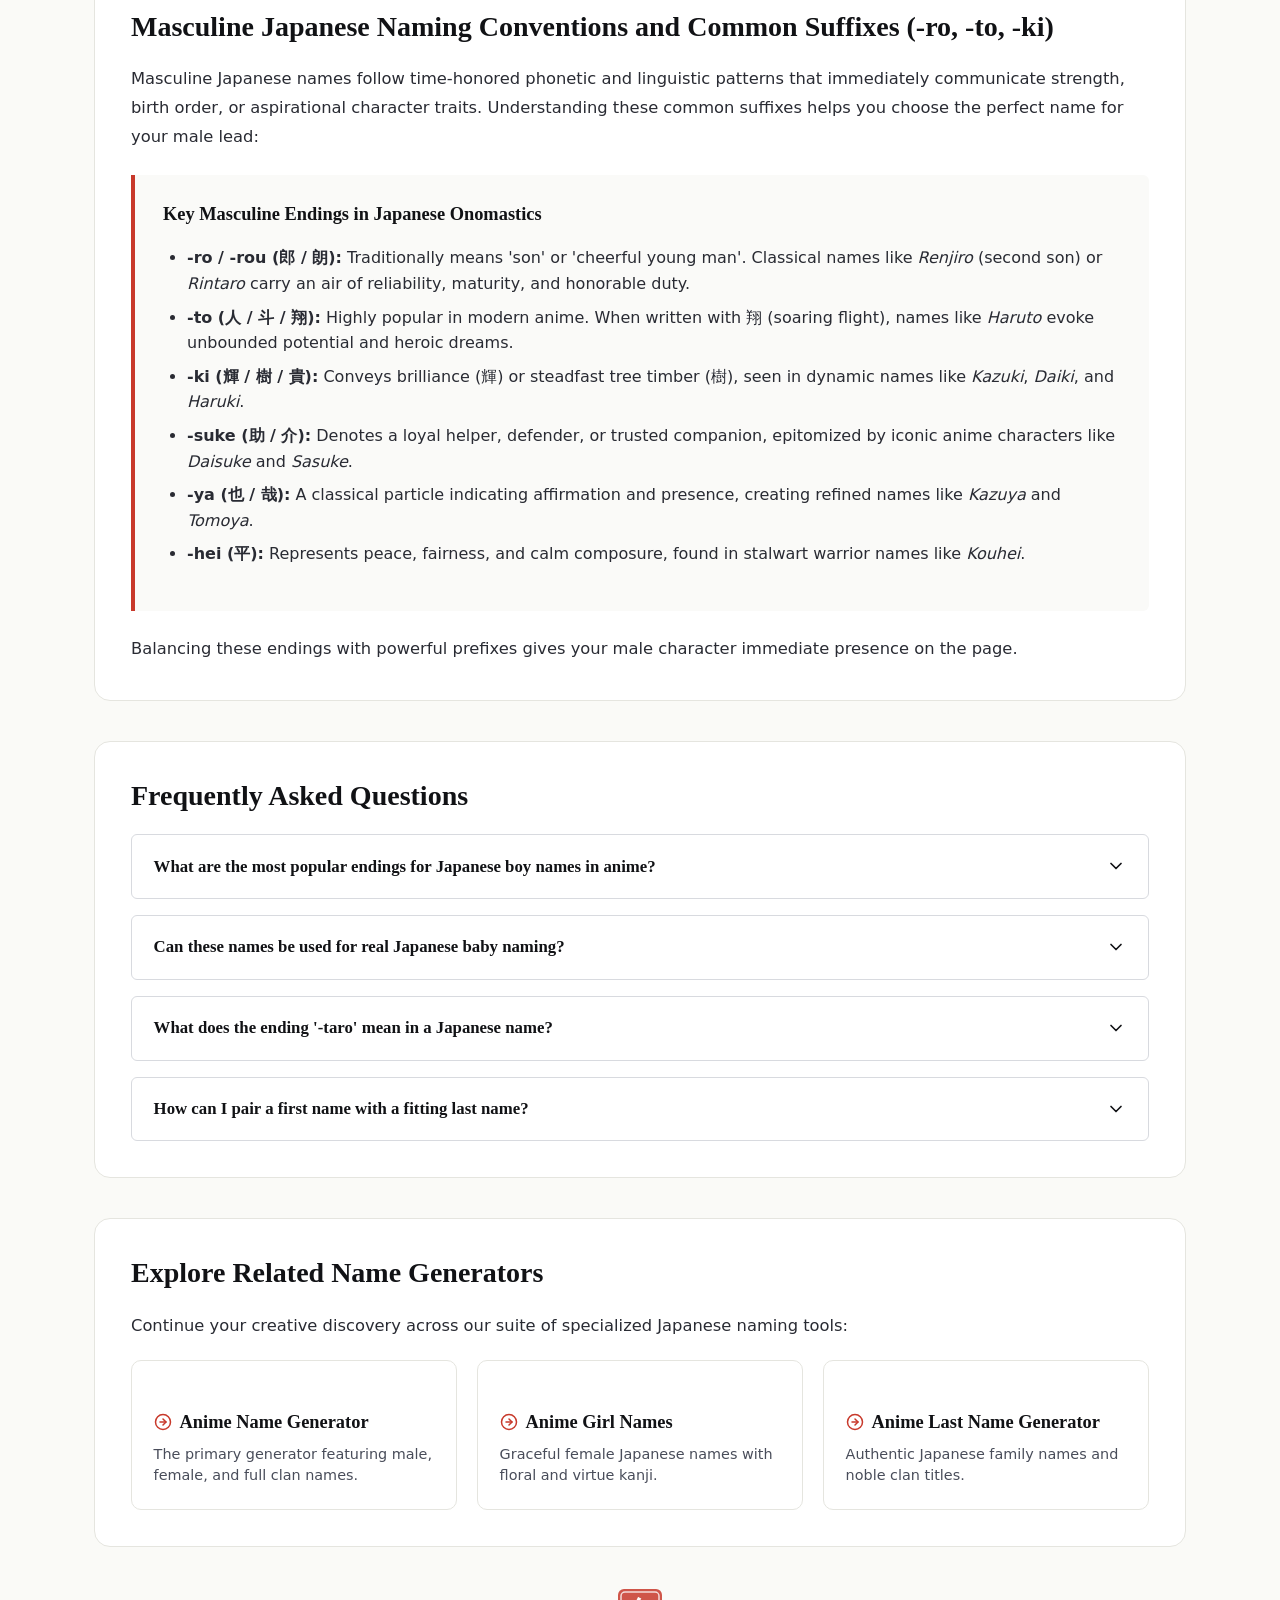
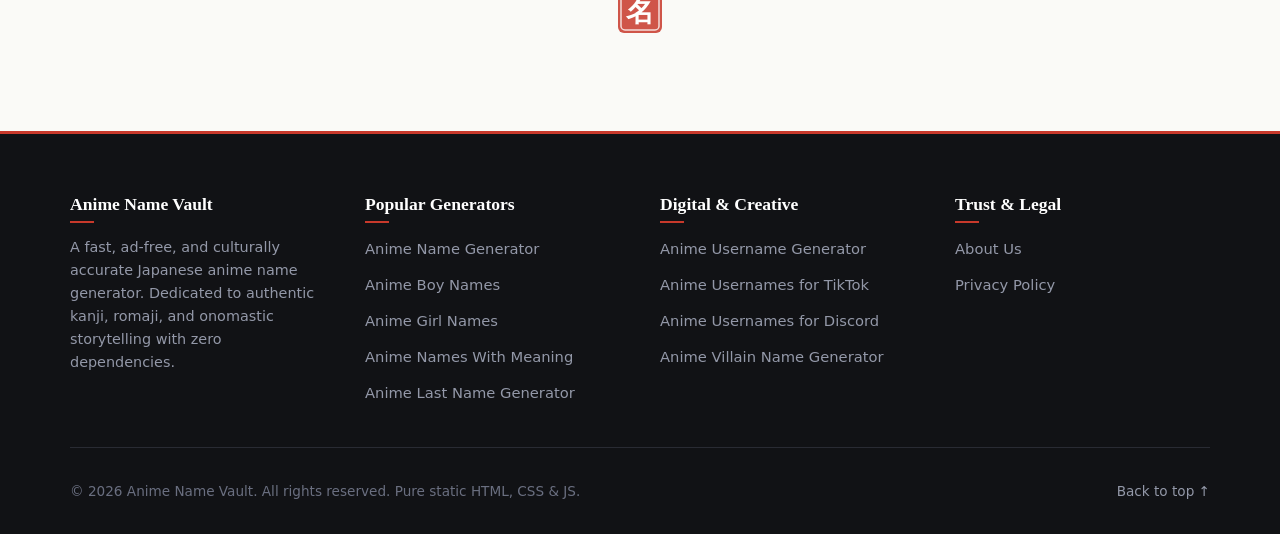
<file: anime-boy-names.html>
<!DOCTYPE html>
<html lang="en">
<head>
  <meta charset="utf-8">
  <meta name="viewport" content="width=device-width, initial-scale=1.0">
  <title>Anime Boy Names: Cool Japanese Male Names with Kanji</title>
  <meta name="description" content="Explore heroic and handsome anime boy names with authentic kanji, romaji, and meanings. Pick traditional endings like -ro and -to with instant one-click copy.">
  <!-- Pre-launch protection -->
  <meta name="robots" content="noindex, nofollow">
  <link rel="canonical" href="https://animenamevault.com/anime-boy-names">

  <!-- Favicons & Manifest -->
  <link rel="icon" type="image/svg+xml" href="/img/favicon.svg">
  <link rel="alternate icon" type="image/x-icon" href="/img/favicon.ico">
  <link rel="icon" type="image/png" sizes="32x32" href="/img/favicon-32.png">
  <link rel="apple-touch-icon" sizes="180x180" href="/img/apple-touch-icon.png">
  <link rel="manifest" href="/site.webmanifest">
  <meta name="theme-color" content="#C8392B">

  <!-- Open Graph / Social Media -->
  <meta property="og:title" content="Anime Boy Names: Cool Japanese Male Names with Kanji">
  <meta property="og:description" content="Explore heroic and handsome anime boy names with authentic kanji, romaji, and meanings. Pick traditional endings like -ro and -to with instant one-click copy.">
  <meta property="og:image" content="https://animenamevault.com/img/og-anime-boy-names.png">
  <meta property="og:image:width" content="1200">
  <meta property="og:image:height" content="630">
  <meta property="og:image:alt" content="Anime Boy Names in Sumi and Shu Japanese calligraphy design">
  <meta property="og:url" content="https://animenamevault.com/anime-boy-names">
  <meta property="og:type" content="website">

  <!-- Twitter Card -->
  <meta name="twitter:card" content="summary_large_image">
  <meta name="twitter:title" content="Anime Boy Names: Cool Japanese Male Names with Kanji">
  <meta name="twitter:description" content="Explore heroic and handsome anime boy names with authentic kanji, romaji, and meanings. Pick traditional endings like -ro and -to with instant one-click copy.">
  <meta name="twitter:image" content="https://animenamevault.com/img/og-anime-boy-names.png">

  <!-- Stylesheet -->
  <link rel="stylesheet" href="/css/style.css">

  <!-- JSON-LD Schemas -->
<script type="application/ld+json">
{
  "@context": "https://schema.org",
  "@type": "WebApplication",
  "name": "Anime Boy Names",
  "url": "https://animenamevault.com/anime-boy-names",
  "description": "Explore heroic and handsome anime boy names with authentic kanji, romaji, and meanings. Pick traditional endings like -ro and -to with instant one-click copy.",
  "applicationCategory": "UtilitiesApplication",
  "operatingSystem": "Any",
  "offers": {
    "@type": "Offer",
    "price": "0",
    "priceCurrency": "USD"
  }
}
</script>
<script type="application/ld+json">
{
  "@context": "https://schema.org",
  "@type": "BreadcrumbList",
  "itemListElement": [
    {
      "@type": "ListItem",
      "position": 1,
      "name": "Home",
      "item": "https://animenamevault.com/"
    },
    {
      "@type": "ListItem",
      "position": 2,
      "name": "Anime Boy Names",
      "item": "https://animenamevault.com/anime-boy-names"
    }
  ]
}
</script>
<script type="application/ld+json">
{
  "@context": "https://schema.org",
  "@type": "FAQPage",
  "mainEntity": [
    {
      "@type": "Question",
      "name": "What are the most popular endings for Japanese boy names in anime?",
      "acceptedAnswer": {
        "@type": "Answer",
        "text": "The most common endings in anime and modern Japan are -to (Haruto, Kaito), -ki (Kazuki, Daiki), -ro (Rintaro, Kenjiro), and -suke (Daisuke, Shunsuke)."
      }
    },
    {
      "@type": "Question",
      "name": "Can these names be used for real Japanese baby naming?",
      "acceptedAnswer": {
        "@type": "Answer",
        "text": "Yes. All masculine names featured in this generator use official jinmeiyo and joyo kanji approved for legal birth registration in Japan."
      }
    },
    {
      "@type": "Question",
      "name": "What does the ending '-taro' mean in a Japanese name?",
      "acceptedAnswer": {
        "@type": "Answer",
        "text": "The suffix '-taro' (太郎) traditionally designates the eldest or firstborn son, conveying great familial hope and leadership qualities."
      }
    },
    {
      "@type": "Question",
      "name": "How can I pair a first name with a fitting last name?",
      "acceptedAnswer": {
        "@type": "Answer",
        "text": "Visit our Anime Last Name Generator to browse noble clan surnames like Takahashi or Kurosawa that pair naturally with these masculine given names."
      }
    }
  ]
}
</script>
</head>
<body>
  <a href="#main" class="skip-link">Skip to main content</a>

  <header class="site-header">
    <div class="header-container">
      <a href="/" class="brand-link" aria-label="Anime Name Generator Home">
        <span class="brand-hanko" aria-hidden="true">名</span>
        <span class="brand-text">Anime Name Vault</span>
      </a>
      <nav aria-label="Main Navigation">
        <ul class="nav-links">
          <li><a href="/" >Home</a></li>
          <li><a href="/anime-boy-names" aria-current='page'>Boy Names</a></li>
          <li><a href="/anime-girl-names" >Girl Names</a></li>
          <li><a href="/anime-names-with-meaning" >Meanings</a></li>
          <li><a href="/anime-username-generator" >Usernames</a></li>
        </ul>
      </nav>
    </div>
  </header>

  <nav class="breadcrumb-nav" aria-label="Breadcrumb">
    <ol class="breadcrumbs">
      <li><a href="/">Home</a></li>
      <li><span aria-hidden="true">/</span></li>
      <li aria-current="page">Anime Boy Names</li>
    </ol>
  </nav>

  <main id="main">
    <section class="hero-section">
      <span class="hero-tag">Authentic Japanese Onomastics</span>
      <h1>Anime Boy Names</h1>
      <p class="hero-subtitle">Authentic Japanese kanji, accurate romaji pronunciation, and verified meanings with zero dependencies.</p>
    </section>

    <!-- Generator Tool Box -->
    <section class="generator-card" aria-label="Anime Boy Names Tool">
      <div class="generator-controls">
        <div class="control-group">
          <label for="gen-mode">Select Category</label>
          <select id="gen-mode" class="control-select">
            <option value="all">All / Random Japanese Names</option>
            <option value="boy">Anime Boy Names</option>
            <option value="girl">Anime Girl Names</option>
            <option value="lastname">Anime Surnames (Last Names)</option>
            <option value="meaning">Names with Meaning</option>
            <option value="villain">Anime Villain Names</option>
            <option value="username">Aesthetic Anime Usernames</option>
          </select>
        </div>

        <div class="control-group" id="platform-group" style="display: none;">
          <label for="gen-platform">Platform Style</label>
          <select id="gen-platform" class="control-select">
            <option value="general">General / Aesthetic Gamertag</option>
            <option value="tiktok">TikTok (Max 24 chars)</option>
            <option value="discord">Discord (Max 32 chars)</option>
          </select>
        </div>

        <div class="control-group">
          <label for="gen-count">Batch Size</label>
          <select id="gen-count" class="control-select">
            <option value="6">6 Names</option>
            <option value="12" selected>12 Names</option>
            <option value="20">20 Names</option>
          </select>
        </div>

        <div class="action-buttons">
          <button type="button" id="generate-btn" class="btn-primary">
            <svg width="18" height="18" viewBox="0 0 24 24" fill="none" stroke="currentColor" stroke-width="2" stroke-linecap="round" stroke-linejoin="round" aria-hidden="true"><path d="M21.5 2v6h-6M21.34 15.57a10 10 0 1 1-.57-8.38l5.67-5.67"></path></svg>
            <span>Generate Names</span>
          </button>
          <button type="button" id="copy-all-btn" class="btn-secondary">
            <svg width="16" height="16" viewBox="0 0 24 24" fill="none" stroke="currentColor" stroke-width="2" stroke-linecap="round" stroke-linejoin="round" aria-hidden="true"><rect x="9" y="9" width="13" height="13" rx="2" ry="2"></rect><path d="M5 15H4a2 2 0 0 1-2-2V4a2 2 0 0 1 2-2h9a2 2 0 0 1 2 2v1"></path></svg>
            <span>Copy All</span>
          </button>
        </div>
      </div>

      <!-- Pre-filled Results Grid (Works 100% with JS turned off) -->
      <div id="results-grid" class="results-grid" aria-label="Generated Names">
          <div class="name-card" tabindex="0" role="article" aria-label="Hiroshi, kanji 寛, meaning: Tolerant, generous-hearted and broad-minded leader">
            <div class="card-header">
              <h3 class="card-romaji">Hiroshi</h3>
              <span class="card-kanji">寛</span>
            </div>
            <p class="card-meaning">Tolerant, generous-hearted and broad-minded leader</p>
            <div class="card-actions">
              <button type="button" class="btn-copy-card" aria-label="Copy Hiroshi">
                <svg class="icon" viewBox="0 0 24 24" width="16" height="16" fill="none" stroke="currentColor" stroke-width="2" stroke-linecap="round" stroke-linejoin="round" aria-hidden="true">
                  <rect x="9" y="9" width="13" height="13" rx="2" ry="2"></rect>
                  <path d="M5 15H4a2 2 0 0 1-2-2V4a2 2 0 0 1 2-2h9a2 2 0 0 1 2 2v1"></path>
                </svg>
                <span>Copy</span>
              </button>
            </div>
          </div>
          <div class="name-card" tabindex="0" role="article" aria-label="Kenji, kanji 賢二, meaning: Wise and intelligent second son with sharp insight">
            <div class="card-header">
              <h3 class="card-romaji">Kenji</h3>
              <span class="card-kanji">賢二</span>
            </div>
            <p class="card-meaning">Wise and intelligent second son with sharp insight</p>
            <div class="card-actions">
              <button type="button" class="btn-copy-card" aria-label="Copy Kenji">
                <svg class="icon" viewBox="0 0 24 24" width="16" height="16" fill="none" stroke="currentColor" stroke-width="2" stroke-linecap="round" stroke-linejoin="round" aria-hidden="true">
                  <rect x="9" y="9" width="13" height="13" rx="2" ry="2"></rect>
                  <path d="M5 15H4a2 2 0 0 1-2-2V4a2 2 0 0 1 2-2h9a2 2 0 0 1 2 2v1"></path>
                </svg>
                <span>Copy</span>
              </button>
            </div>
          </div>
          <div class="name-card" tabindex="0" role="article" aria-label="Rintaro, kanji 倫太郎, meaning: Principled firstborn son guided by strong moral ethics">
            <div class="card-header">
              <h3 class="card-romaji">Rintaro</h3>
              <span class="card-kanji">倫太郎</span>
            </div>
            <p class="card-meaning">Principled firstborn son guided by strong moral ethics</p>
            <div class="card-actions">
              <button type="button" class="btn-copy-card" aria-label="Copy Rintaro">
                <svg class="icon" viewBox="0 0 24 24" width="16" height="16" fill="none" stroke="currentColor" stroke-width="2" stroke-linecap="round" stroke-linejoin="round" aria-hidden="true">
                  <rect x="9" y="9" width="13" height="13" rx="2" ry="2"></rect>
                  <path d="M5 15H4a2 2 0 0 1-2-2V4a2 2 0 0 1 2-2h9a2 2 0 0 1 2 2v1"></path>
                </svg>
                <span>Copy</span>
              </button>
            </div>
          </div>
          <div class="name-card" tabindex="0" role="article" aria-label="Shota, kanji 翔太, meaning: Big soaring bird flying high across unbounded horizons">
            <div class="card-header">
              <h3 class="card-romaji">Shota</h3>
              <span class="card-kanji">翔太</span>
            </div>
            <p class="card-meaning">Big soaring bird flying high across unbounded horizons</p>
            <div class="card-actions">
              <button type="button" class="btn-copy-card" aria-label="Copy Shota">
                <svg class="icon" viewBox="0 0 24 24" width="16" height="16" fill="none" stroke="currentColor" stroke-width="2" stroke-linecap="round" stroke-linejoin="round" aria-hidden="true">
                  <rect x="9" y="9" width="13" height="13" rx="2" ry="2"></rect>
                  <path d="M5 15H4a2 2 0 0 1-2-2V4a2 2 0 0 1 2-2h9a2 2 0 0 1 2 2v1"></path>
                </svg>
                <span>Copy</span>
              </button>
            </div>
          </div>
          <div class="name-card" tabindex="0" role="article" aria-label="Daisuke, kanji 大輔, meaning: Great noble helper standing loyal at his friend's side">
            <div class="card-header">
              <h3 class="card-romaji">Daisuke</h3>
              <span class="card-kanji">大輔</span>
            </div>
            <p class="card-meaning">Great noble helper standing loyal at his friend's side</p>
            <div class="card-actions">
              <button type="button" class="btn-copy-card" aria-label="Copy Daisuke">
                <svg class="icon" viewBox="0 0 24 24" width="16" height="16" fill="none" stroke="currentColor" stroke-width="2" stroke-linecap="round" stroke-linejoin="round" aria-hidden="true">
                  <rect x="9" y="9" width="13" height="13" rx="2" ry="2"></rect>
                  <path d="M5 15H4a2 2 0 0 1-2-2V4a2 2 0 0 1 2-2h9a2 2 0 0 1 2 2v1"></path>
                </svg>
                <span>Copy</span>
              </button>
            </div>
          </div>
          <div class="name-card" tabindex="0" role="article" aria-label="Kenshin, kanji 剣心, meaning: Heart of the sword; unwavering integrity and discipline">
            <div class="card-header">
              <h3 class="card-romaji">Kenshin</h3>
              <span class="card-kanji">剣心</span>
            </div>
            <p class="card-meaning">Heart of the sword; unwavering integrity and discipline</p>
            <div class="card-actions">
              <button type="button" class="btn-copy-card" aria-label="Copy Kenshin">
                <svg class="icon" viewBox="0 0 24 24" width="16" height="16" fill="none" stroke="currentColor" stroke-width="2" stroke-linecap="round" stroke-linejoin="round" aria-hidden="true">
                  <rect x="9" y="9" width="13" height="13" rx="2" ry="2"></rect>
                  <path d="M5 15H4a2 2 0 0 1-2-2V4a2 2 0 0 1 2-2h9a2 2 0 0 1 2 2v1"></path>
                </svg>
                <span>Copy</span>
              </button>
            </div>
          </div>
      </div>

      <!-- Accessible screen reader announcement -->
      <div id="gen-live-region" class="sr-only" aria-live="polite"></div>
    </section>

    <!-- Introductory SEO Content -->
    <article class="content-section">
      <h2>Discover Cool Anime Boy Names with Traditional Japanese Heritage</h2>
      <p>Discover inspiring, heroic, and handsome anime boy names crafted with authentic Japanese kanji, accurate romaji pronunciation, and resonant English meanings for your original characters. From spirited shonen champions charging headfirst into fierce battle to calm, analytical rivals observing strategically from the sidelines, an anime male character's name defines his personal journey, moral code, and character arc in the hearts of readers across the globe.</p>
      <p>Our specialized anime name generator male engine brings together classical samurai naming heritage, historical clan lineages, and contemporary manga trends into one unified creative workspace. Rather than guessing meanings, you can explore hundreds of vetted anime male names equipped with traditional masculine suffixes and deep virtues like courage, wisdom, resilience, honor, and nobility. Browse our curated table of japanese boy names below, or generate new batches with one-click copy for your light novels, webcomics, manga scripts, video game projects, and tabletop roleplaying campaigns.</p>
    </article>

    <!-- Static Curated List of 25 Unique Names -->
    <section class="content-section">
      <h2>Curated Collection: 25 Authentic Names with Kanji and Meaning</h2>
      <p>Browse our hand-curated registry of authentic names, complete with kanji calligraphy, romaji pronunciation, and English meaning. Every name in this collection is verified for onomastic accuracy and guaranteed unique across our website.</p>
      
      <div class="table-responsive">
        <table class="name-table">
          <thead>
            <tr>
              <th scope="col">Romaji Name</th>
              <th scope="col">Japanese Kanji</th>
              <th scope="col">English Meaning & Symbolism</th>
            </tr>
          </thead>
          <tbody>
            <tr>
              <td class="table-romaji">Hiroshi</td>
              <td class="table-kanji">寛</td>
              <td>Tolerant, generous-hearted and broad-minded leader</td>
            </tr>
            <tr>
              <td class="table-romaji">Kenji</td>
              <td class="table-kanji">賢二</td>
              <td>Wise and intelligent second son with sharp insight</td>
            </tr>
            <tr>
              <td class="table-romaji">Rintaro</td>
              <td class="table-kanji">倫太郎</td>
              <td>Principled firstborn son guided by strong moral ethics</td>
            </tr>
            <tr>
              <td class="table-romaji">Shota</td>
              <td class="table-kanji">翔太</td>
              <td>Big soaring bird flying high across unbounded horizons</td>
            </tr>
            <tr>
              <td class="table-romaji">Daisuke</td>
              <td class="table-kanji">大輔</td>
              <td>Great noble helper standing loyal at his friend's side</td>
            </tr>
            <tr>
              <td class="table-romaji">Kenshin</td>
              <td class="table-kanji">剣心</td>
              <td>Heart of the sword; unwavering integrity and discipline</td>
            </tr>
            <tr>
              <td class="table-romaji">Ryuto</td>
              <td class="table-kanji">竜斗</td>
              <td>Dragon champion commanding celestial dippers</td>
            </tr>
            <tr>
              <td class="table-romaji">Takashi</td>
              <td class="table-kanji">貴</td>
              <td>Noble, esteemed and held in high cultural honor</td>
            </tr>
            <tr>
              <td class="table-romaji">Kazuma</td>
              <td class="table-kanji">一真</td>
              <td>One singular truth; sincere warrior without deception</td>
            </tr>
            <tr>
              <td class="table-romaji">Shinji</td>
              <td class="table-kanji">真司</td>
              <td>Truthful guardian in charge of defending sacred oaths</td>
            </tr>
            <tr>
              <td class="table-romaji">Yuuki</td>
              <td class="table-kanji">勇気</td>
              <td>Heroic courage that stands tall against impossible odds</td>
            </tr>
            <tr>
              <td class="table-romaji">Tsubasa</td>
              <td class="table-kanji">翼</td>
              <td>Feathered wings carrying the dream of absolute freedom</td>
            </tr>
            <tr>
              <td class="table-romaji">Osamu</td>
              <td class="table-kanji">修</td>
              <td>Diligent scholar cultivating martial and literary arts</td>
            </tr>
            <tr>
              <td class="table-romaji">Kazuya</td>
              <td class="table-kanji">和也</td>
              <td>Bearer of tranquility and peaceful family balance</td>
            </tr>
            <tr>
              <td class="table-romaji">Naoki</td>
              <td class="table-kanji">直樹</td>
              <td>Honest, upright tree growing straight toward heaven</td>
            </tr>
            <tr>
              <td class="table-romaji">Masato</td>
              <td class="table-kanji">正人</td>
              <td>Upright, righteous person committed to chivalry</td>
            </tr>
            <tr>
              <td class="table-romaji">Seiji</td>
              <td class="table-kanji">誠二</td>
              <td>Sincere second son known for loyal and honest counsel</td>
            </tr>
            <tr>
              <td class="table-romaji">Kouhei</td>
              <td class="table-kanji">公平</td>
              <td>Justice and peace; mediator who brings fair treaties</td>
            </tr>
            <tr>
              <td class="table-romaji">Tetsuo</td>
              <td class="table-kanji">鉄雄</td>
              <td>Iron-willed hero whose resolve never bends or shatters</td>
            </tr>
            <tr>
              <td class="table-romaji">Haruki</td>
              <td class="table-kanji">春樹</td>
              <td>Spring timber tree flourishing with youthful vitality</td>
            </tr>
            <tr>
              <td class="table-romaji">Ryoma</td>
              <td class="table-kanji">竜馬</td>
              <td>Dragon-spirited noble steed charging boldly into the fray</td>
            </tr>
            <tr>
              <td class="table-romaji">Shingo</td>
              <td class="table-kanji">真吾</td>
              <td>Self-aware champion who speaks and defends truth</td>
            </tr>
            <tr>
              <td class="table-romaji">Tomoya</td>
              <td class="table-kanji">智也</td>
              <td>Wise thinker who navigates complex conflicts smoothly</td>
            </tr>
            <tr>
              <td class="table-romaji">Eiji</td>
              <td class="table-kanji">栄二</td>
              <td>Prosperous second son bringing glory to his household</td>
            </tr>
            <tr>
              <td class="table-romaji">Kouta</td>
              <td class="table-kanji">幸太</td>
              <td>Blessed with boundless fortune and joyful strength</td>
            </tr>
          </tbody>
        </table>
      </div>
    </section>

    <!-- Page-Specific Deep Dive Section -->
    <section class="content-section">
      <h2>Masculine Japanese Naming Conventions and Common Suffixes (-ro, -to, -ki)</h2>

          <p>Masculine Japanese names follow time-honored phonetic and linguistic patterns that immediately communicate strength, birth order, or aspirational character traits. Understanding these common suffixes helps you choose the perfect name for your male lead:</p>
          <div class="feature-callout">
            <h4>Key Masculine Endings in Japanese Onomastics</h4>
            <ul>
              <li><strong>-ro / -rou (郎 / 朗):</strong> Traditionally means 'son' or 'cheerful young man'. Classical names like <em>Renjiro</em> (second son) or <em>Rintaro</em> carry an air of reliability, maturity, and honorable duty.</li>
              <li><strong>-to (人 / 斗 / 翔):</strong> Highly popular in modern anime. When written with 翔 (soaring flight), names like <em>Haruto</em> evoke unbounded potential and heroic dreams.</li>
              <li><strong>-ki (輝 / 樹 / 貴):</strong> Conveys brilliance (輝) or steadfast tree timber (樹), seen in dynamic names like <em>Kazuki</em>, <em>Daiki</em>, and <em>Haruki</em>.</li>
              <li><strong>-suke (助 / 介):</strong> Denotes a loyal helper, defender, or trusted companion, epitomized by iconic anime characters like <em>Daisuke</em> and <em>Sasuke</em>.</li>
              <li><strong>-ya (也 / 哉):</strong> A classical particle indicating affirmation and presence, creating refined names like <em>Kazuya</em> and <em>Tomoya</em>.</li>
              <li><strong>-hei (平):</strong> Represents peace, fairness, and calm composure, found in stalwart warrior names like <em>Kouhei</em>.</li>
            </ul>
          </div>
          <p>Balancing these endings with powerful prefixes gives your male character immediate presence on the page.</p>
        
    </section>

    <!-- Unique FAQs Section -->
    <section class="content-section">
      <h2>Frequently Asked Questions</h2>
      <div class="faq-list">
        <details class="faq-item">
          <summary class="faq-question">
            <span>What are the most popular endings for Japanese boy names in anime?</span>
            <svg class="faq-icon" width="20" height="20" viewBox="0 0 24 24" fill="none" stroke="currentColor" stroke-width="2" stroke-linecap="round" stroke-linejoin="round" aria-hidden="true">
              <polyline points="6 9 12 15 18 9"></polyline>
            </svg>
          </summary>
          <div class="faq-answer">
            <p>The most common endings in anime and modern Japan are -to (Haruto, Kaito), -ki (Kazuki, Daiki), -ro (Rintaro, Kenjiro), and -suke (Daisuke, Shunsuke).</p>
          </div>
        </details>
        <details class="faq-item">
          <summary class="faq-question">
            <span>Can these names be used for real Japanese baby naming?</span>
            <svg class="faq-icon" width="20" height="20" viewBox="0 0 24 24" fill="none" stroke="currentColor" stroke-width="2" stroke-linecap="round" stroke-linejoin="round" aria-hidden="true">
              <polyline points="6 9 12 15 18 9"></polyline>
            </svg>
          </summary>
          <div class="faq-answer">
            <p>Yes. All masculine names featured in this generator use official jinmeiyo and joyo kanji approved for legal birth registration in Japan.</p>
          </div>
        </details>
        <details class="faq-item">
          <summary class="faq-question">
            <span>What does the ending '-taro' mean in a Japanese name?</span>
            <svg class="faq-icon" width="20" height="20" viewBox="0 0 24 24" fill="none" stroke="currentColor" stroke-width="2" stroke-linecap="round" stroke-linejoin="round" aria-hidden="true">
              <polyline points="6 9 12 15 18 9"></polyline>
            </svg>
          </summary>
          <div class="faq-answer">
            <p>The suffix '-taro' (太郎) traditionally designates the eldest or firstborn son, conveying great familial hope and leadership qualities.</p>
          </div>
        </details>
        <details class="faq-item">
          <summary class="faq-question">
            <span>How can I pair a first name with a fitting last name?</span>
            <svg class="faq-icon" width="20" height="20" viewBox="0 0 24 24" fill="none" stroke="currentColor" stroke-width="2" stroke-linecap="round" stroke-linejoin="round" aria-hidden="true">
              <polyline points="6 9 12 15 18 9"></polyline>
            </svg>
          </summary>
          <div class="faq-answer">
            <p>Visit our Anime Last Name Generator to browse noble clan surnames like Takahashi or Kurosawa that pair naturally with these masculine given names.</p>
          </div>
        </details>
      </div>
    </section>

    <!-- Related Generators Navigation -->
    <section class="content-section">
      <h2>Explore Related Name Generators</h2>
      <p>Continue your creative discovery across our suite of specialized Japanese naming tools:</p>
      <div class="related-grid">
        <a href="/" class="related-card">
          <h3>
            <svg width="18" height="18" viewBox="0 0 24 24" fill="none" stroke="#C8392B" stroke-width="2" stroke-linecap="round" stroke-linejoin="round" aria-hidden="true"><circle cx="12" cy="12" r="10"></circle><polyline points="12 16 16 12 12 8"></polyline><line x1="8" y1="12" x2="16" y2="12"></line></svg>
            <span>Anime Name Generator</span>
          </h3>
          <p>The primary generator featuring male, female, and full clan names.</p>
        </a>
        <a href="/anime-girl-names" class="related-card">
          <h3>
            <svg width="18" height="18" viewBox="0 0 24 24" fill="none" stroke="#C8392B" stroke-width="2" stroke-linecap="round" stroke-linejoin="round" aria-hidden="true"><circle cx="12" cy="12" r="10"></circle><polyline points="12 16 16 12 12 8"></polyline><line x1="8" y1="12" x2="16" y2="12"></line></svg>
            <span>Anime Girl Names</span>
          </h3>
          <p>Graceful female Japanese names with floral and virtue kanji.</p>
        </a>
        <a href="/anime-last-name-generator" class="related-card">
          <h3>
            <svg width="18" height="18" viewBox="0 0 24 24" fill="none" stroke="#C8392B" stroke-width="2" stroke-linecap="round" stroke-linejoin="round" aria-hidden="true"><circle cx="12" cy="12" r="10"></circle><polyline points="12 16 16 12 12 8"></polyline><line x1="8" y1="12" x2="16" y2="12"></line></svg>
            <span>Anime Last Name Generator</span>
          </h3>
          <p>Authentic Japanese family names and noble clan titles.</p>
        </a>
      </div>
    </section>

    <!-- Decorative Stamp -->
    <div style="text-align: center; margin: 2rem 0;">
      <img src="/img/hanko-stamp.svg" alt="Authentic anime boy names seal badge" width="48" height="48" class="section-stamp" loading="lazy">
    </div>
  </main>

  <footer class="site-footer">
    <div class="footer-container">
      <div class="footer-col">
        <h4>Anime Name Vault</h4>
        <p>A fast, ad-free, and culturally accurate Japanese anime name generator. Dedicated to authentic kanji, romaji, and onomastic storytelling with zero dependencies.</p>
      </div>
      <div class="footer-col">
        <h4>Popular Generators</h4>
        <ul class="footer-links">
          <li><a href="/">Anime Name Generator</a></li>
          <li><a href="/anime-boy-names">Anime Boy Names</a></li>
          <li><a href="/anime-girl-names">Anime Girl Names</a></li>
          <li><a href="/anime-names-with-meaning">Anime Names With Meaning</a></li>
          <li><a href="/anime-last-name-generator">Anime Last Name Generator</a></li>
        </ul>
      </div>
      <div class="footer-col">
        <h4>Digital & Creative</h4>
        <ul class="footer-links">
          <li><a href="/anime-username-generator">Anime Username Generator</a></li>
          <li><a href="/anime-usernames-for-tiktok">Anime Usernames for TikTok</a></li>
          <li><a href="/anime-usernames-for-discord">Anime Usernames for Discord</a></li>
          <li><a href="/anime-villain-name-generator">Anime Villain Name Generator</a></li>
        </ul>
      </div>
      <div class="footer-col">
        <h4>Trust & Legal</h4>
        <ul class="footer-links">
          <li><a href="/about">About Us</a></li>
          <li><a href="/privacy">Privacy Policy</a></li>
        </ul>
      </div>
    </div>
    <div class="footer-bottom">
      <p>&copy; 2026 Anime Name Vault. All rights reserved. Pure static HTML, CSS &amp; JS.</p>
      <p><a href="#main">Back to top &uarr;</a></p>
    </div>
  </footer>

  <!-- Toast Notice Container -->
  <div id="toast" class="toast-notice" role="status" aria-live="polite"></div>

  <!-- Scripts -->
  <script>
    window.__INITIAL_MODE = "boy";
    window.__INITIAL_PLATFORM = "general";
  </script>
  <script src="/js/data.js"></script>
  <script src="/js/generator.js"></script>
</body>
</html>
</file>
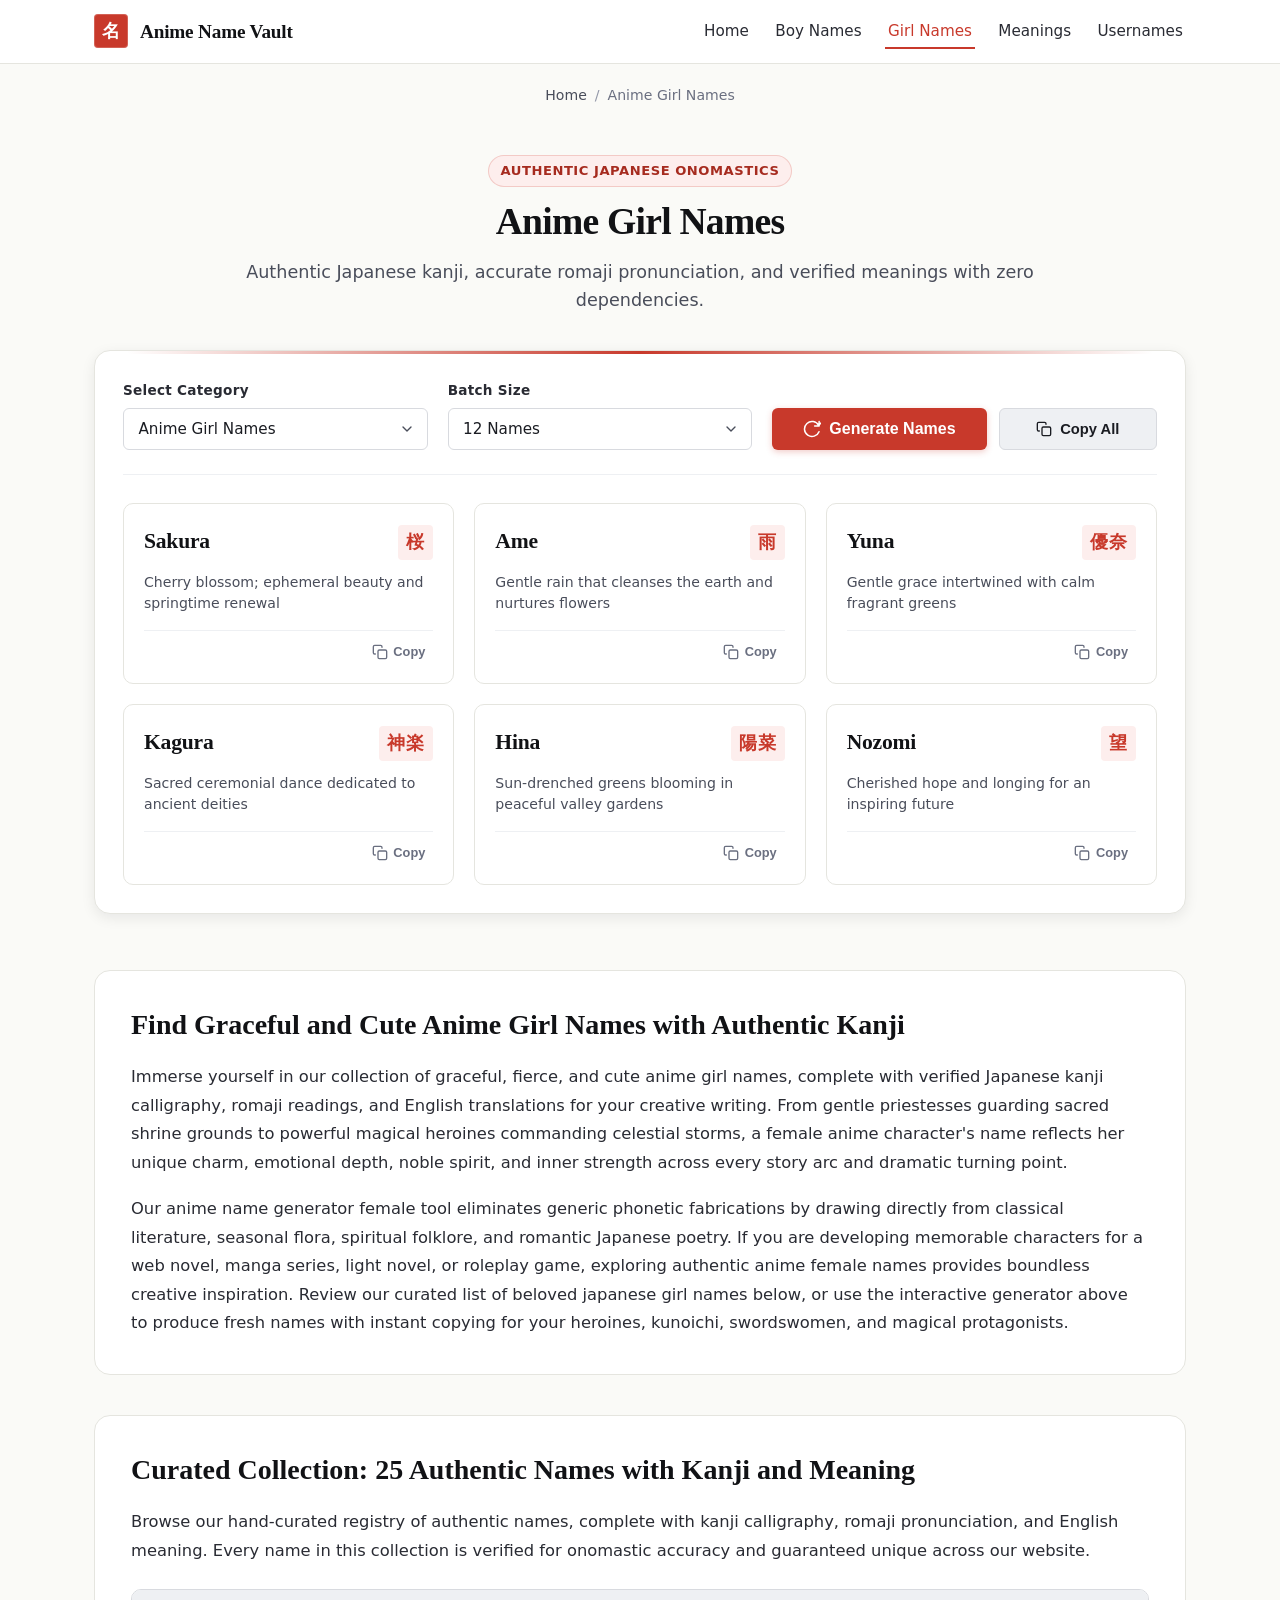
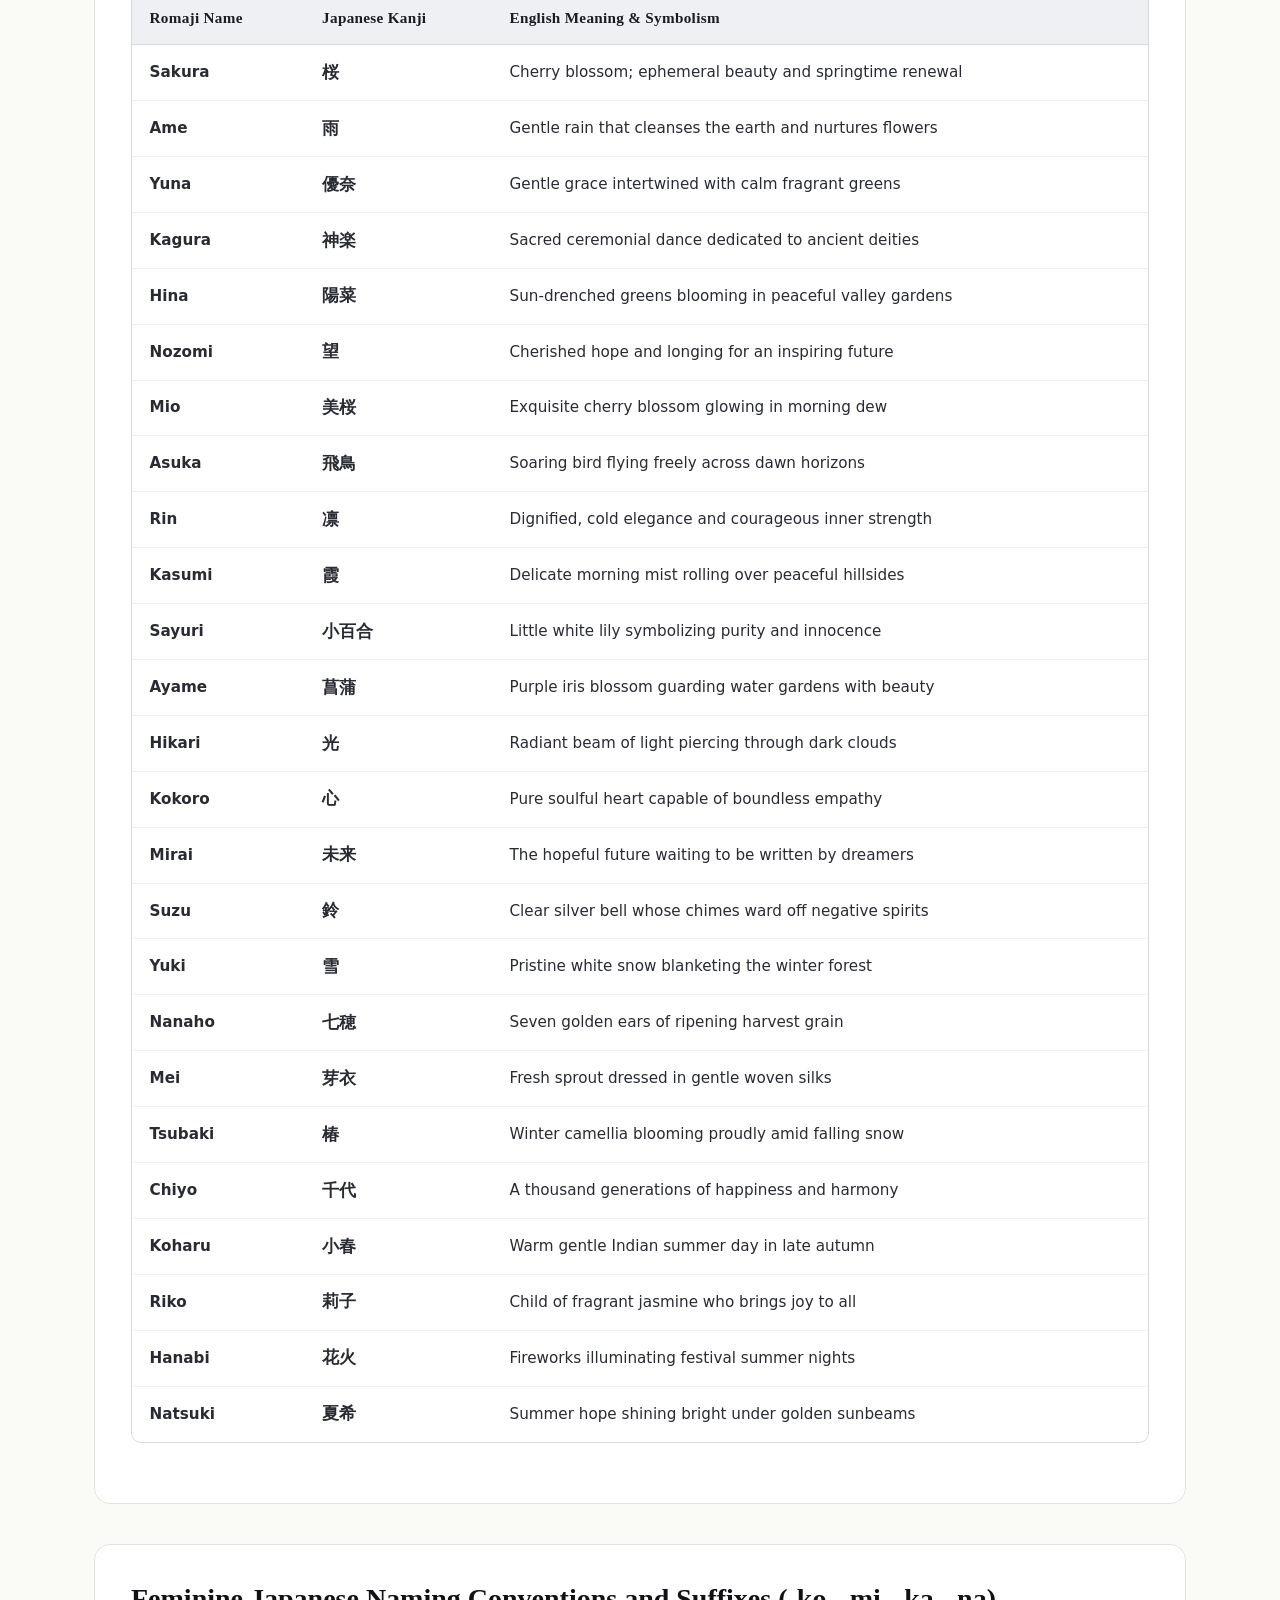
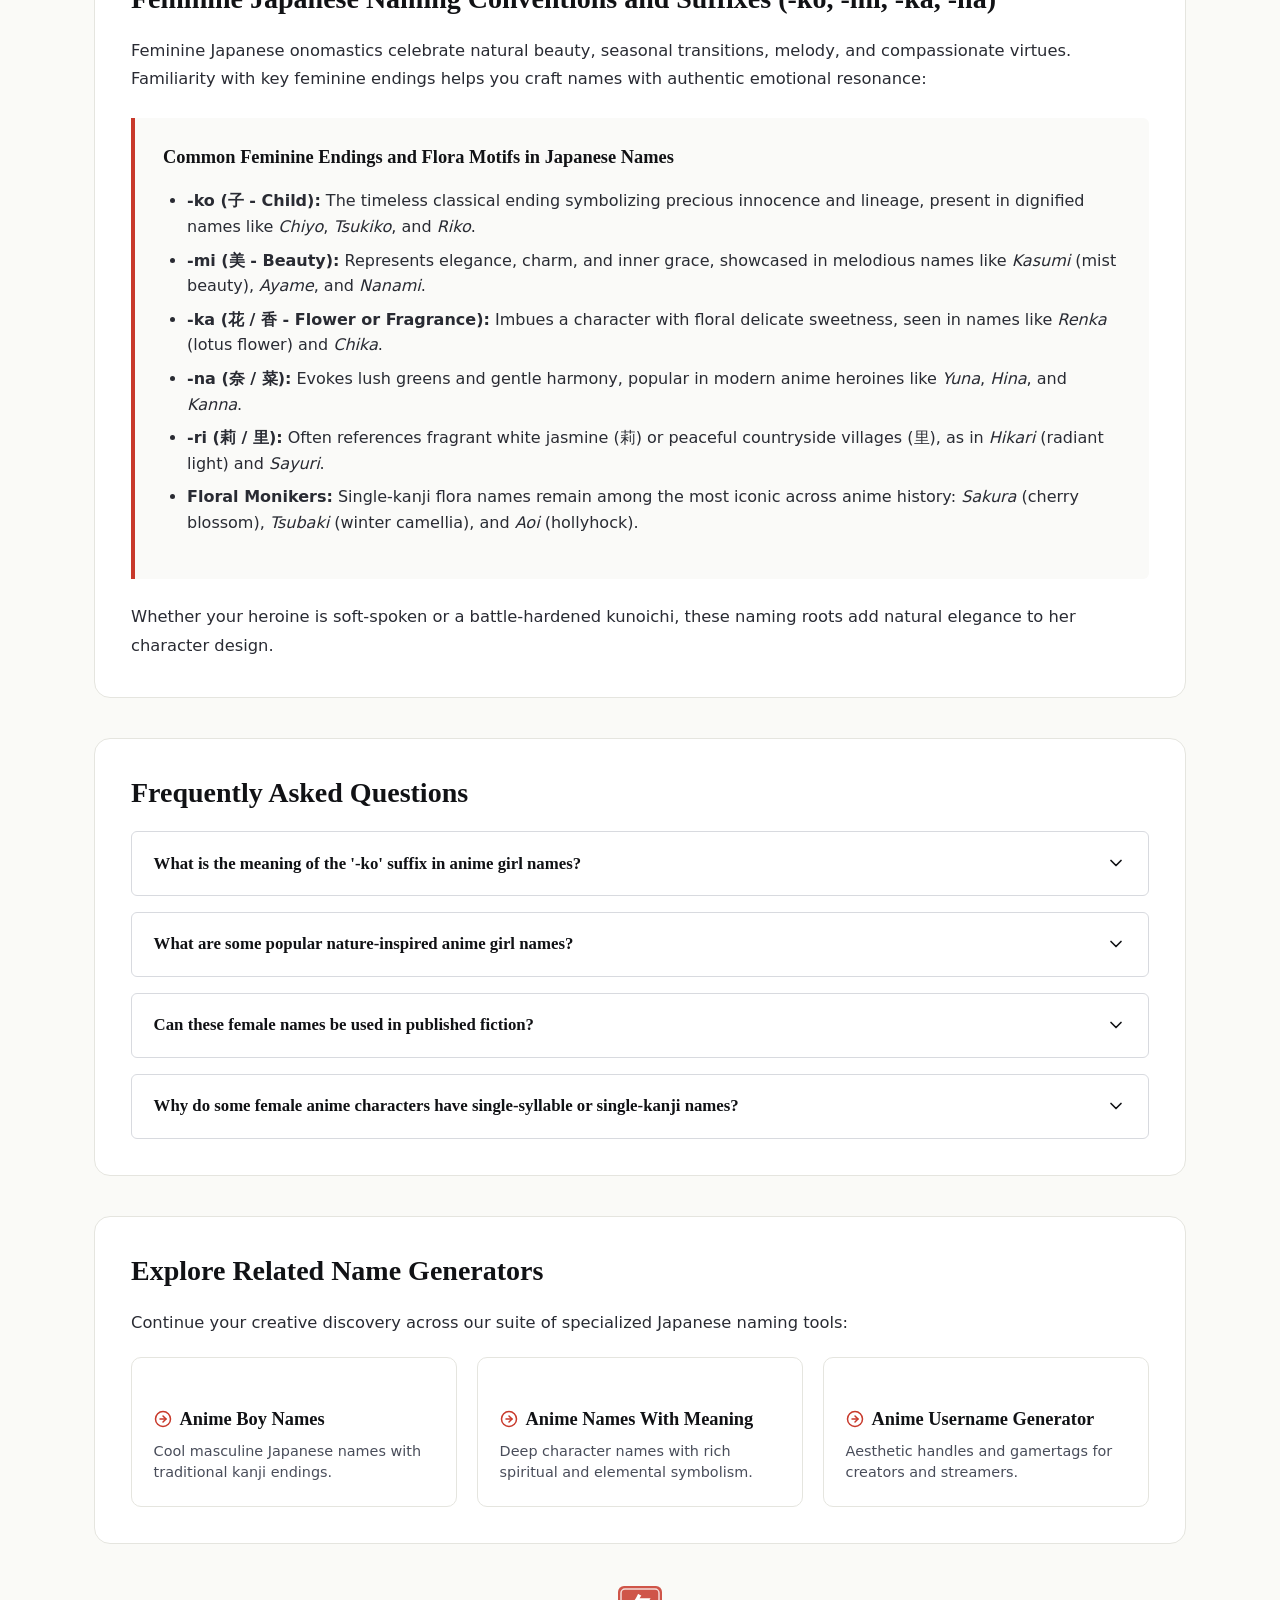
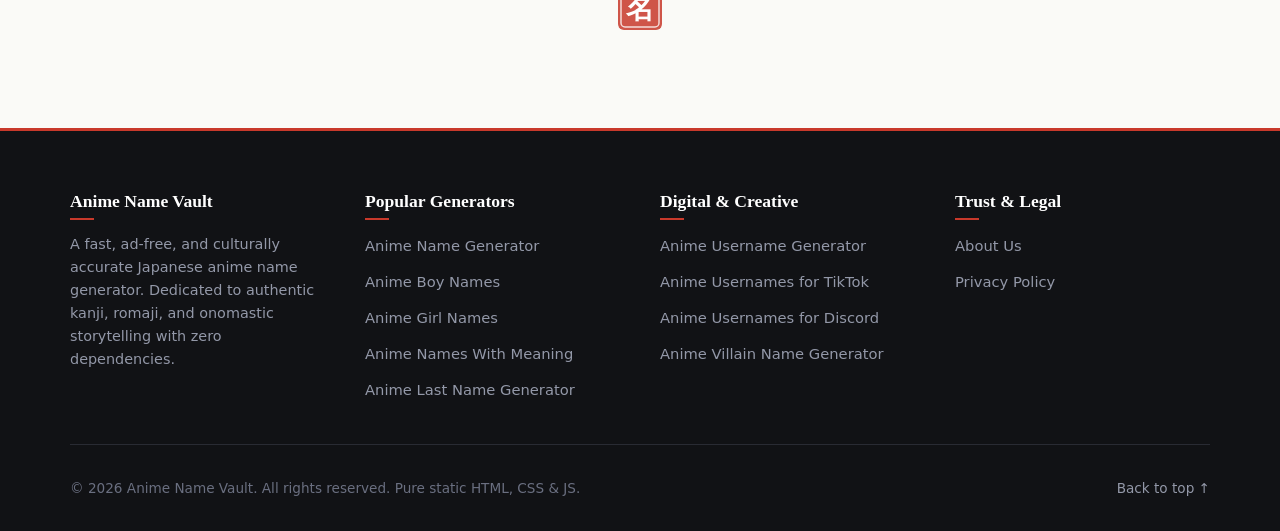
<file: anime-girl-names.html>
<!DOCTYPE html>
<html lang="en">
<head>
  <meta charset="utf-8">
  <meta name="viewport" content="width=device-width, initial-scale=1.0">
  <title>Anime Girl Names: Cute Japanese Female Names with Kanji</title>
  <meta name="description" content="Discover elegant and cute anime girl names complete with Japanese kanji and graceful meanings. Perfect for female anime characters, novelists, and OC creators.">
  <!-- Pre-launch protection -->
  <meta name="robots" content="noindex, nofollow">
  <link rel="canonical" href="https://animenamevault.com/anime-girl-names">

  <!-- Favicons & Manifest -->
  <link rel="icon" type="image/svg+xml" href="/img/favicon.svg">
  <link rel="alternate icon" type="image/x-icon" href="/img/favicon.ico">
  <link rel="icon" type="image/png" sizes="32x32" href="/img/favicon-32.png">
  <link rel="apple-touch-icon" sizes="180x180" href="/img/apple-touch-icon.png">
  <link rel="manifest" href="/site.webmanifest">
  <meta name="theme-color" content="#C8392B">

  <!-- Open Graph / Social Media -->
  <meta property="og:title" content="Anime Girl Names: Cute Japanese Female Names with Kanji">
  <meta property="og:description" content="Discover elegant and cute anime girl names complete with Japanese kanji and graceful meanings. Perfect for female anime characters, novelists, and OC creators.">
  <meta property="og:image" content="https://animenamevault.com/img/og-anime-girl-names.png">
  <meta property="og:image:width" content="1200">
  <meta property="og:image:height" content="630">
  <meta property="og:image:alt" content="Anime Girl Names in Sumi and Shu Japanese calligraphy design">
  <meta property="og:url" content="https://animenamevault.com/anime-girl-names">
  <meta property="og:type" content="website">

  <!-- Twitter Card -->
  <meta name="twitter:card" content="summary_large_image">
  <meta name="twitter:title" content="Anime Girl Names: Cute Japanese Female Names with Kanji">
  <meta name="twitter:description" content="Discover elegant and cute anime girl names complete with Japanese kanji and graceful meanings. Perfect for female anime characters, novelists, and OC creators.">
  <meta name="twitter:image" content="https://animenamevault.com/img/og-anime-girl-names.png">

  <!-- Stylesheet -->
  <link rel="stylesheet" href="/css/style.css">

  <!-- JSON-LD Schemas -->
<script type="application/ld+json">
{
  "@context": "https://schema.org",
  "@type": "WebApplication",
  "name": "Anime Girl Names",
  "url": "https://animenamevault.com/anime-girl-names",
  "description": "Discover elegant and cute anime girl names complete with Japanese kanji and graceful meanings. Perfect for female anime characters, novelists, and OC creators.",
  "applicationCategory": "UtilitiesApplication",
  "operatingSystem": "Any",
  "offers": {
    "@type": "Offer",
    "price": "0",
    "priceCurrency": "USD"
  }
}
</script>
<script type="application/ld+json">
{
  "@context": "https://schema.org",
  "@type": "BreadcrumbList",
  "itemListElement": [
    {
      "@type": "ListItem",
      "position": 1,
      "name": "Home",
      "item": "https://animenamevault.com/"
    },
    {
      "@type": "ListItem",
      "position": 2,
      "name": "Anime Girl Names",
      "item": "https://animenamevault.com/anime-girl-names"
    }
  ]
}
</script>
<script type="application/ld+json">
{
  "@context": "https://schema.org",
  "@type": "FAQPage",
  "mainEntity": [
    {
      "@type": "Question",
      "name": "What is the meaning of the '-ko' suffix in anime girl names?",
      "acceptedAnswer": {
        "@type": "Answer",
        "text": "The suffix '-ko' (子) translates to 'child' and was historically a noble title. In modern names, it represents cherished youth, elegance, and traditional cultural grace."
      }
    },
    {
      "@type": "Question",
      "name": "What are some popular nature-inspired anime girl names?",
      "acceptedAnswer": {
        "@type": "Answer",
        "text": "Iconic nature names include Sakura (cherry blossom), Kasumi (morning mist), Hinata (facing the sun), Yuki (pure snow), and Ame (gentle rain)."
      }
    },
    {
      "@type": "Question",
      "name": "Can these female names be used in published fiction?",
      "acceptedAnswer": {
        "@type": "Answer",
        "text": "Yes. All names generated on this site are culturally authentic and free for use in commercial manga, light novels, indie games, and creative writing."
      }
    },
    {
      "@type": "Question",
      "name": "Why do some female anime characters have single-syllable or single-kanji names?",
      "acceptedAnswer": {
        "@type": "Answer",
        "text": "Single-kanji names like Rin (凛 - dignified), Mei (芽 - sprout), or Mio (美桜 - beautiful cherry) are celebrated for their punchy modern aesthetic and direct poetic meaning."
      }
    }
  ]
}
</script>
</head>
<body>
  <a href="#main" class="skip-link">Skip to main content</a>

  <header class="site-header">
    <div class="header-container">
      <a href="/" class="brand-link" aria-label="Anime Name Generator Home">
        <span class="brand-hanko" aria-hidden="true">名</span>
        <span class="brand-text">Anime Name Vault</span>
      </a>
      <nav aria-label="Main Navigation">
        <ul class="nav-links">
          <li><a href="/" >Home</a></li>
          <li><a href="/anime-boy-names" >Boy Names</a></li>
          <li><a href="/anime-girl-names" aria-current='page'>Girl Names</a></li>
          <li><a href="/anime-names-with-meaning" >Meanings</a></li>
          <li><a href="/anime-username-generator" >Usernames</a></li>
        </ul>
      </nav>
    </div>
  </header>

  <nav class="breadcrumb-nav" aria-label="Breadcrumb">
    <ol class="breadcrumbs">
      <li><a href="/">Home</a></li>
      <li><span aria-hidden="true">/</span></li>
      <li aria-current="page">Anime Girl Names</li>
    </ol>
  </nav>

  <main id="main">
    <section class="hero-section">
      <span class="hero-tag">Authentic Japanese Onomastics</span>
      <h1>Anime Girl Names</h1>
      <p class="hero-subtitle">Authentic Japanese kanji, accurate romaji pronunciation, and verified meanings with zero dependencies.</p>
    </section>

    <!-- Generator Tool Box -->
    <section class="generator-card" aria-label="Anime Girl Names Tool">
      <div class="generator-controls">
        <div class="control-group">
          <label for="gen-mode">Select Category</label>
          <select id="gen-mode" class="control-select">
            <option value="all">All / Random Japanese Names</option>
            <option value="boy">Anime Boy Names</option>
            <option value="girl">Anime Girl Names</option>
            <option value="lastname">Anime Surnames (Last Names)</option>
            <option value="meaning">Names with Meaning</option>
            <option value="villain">Anime Villain Names</option>
            <option value="username">Aesthetic Anime Usernames</option>
          </select>
        </div>

        <div class="control-group" id="platform-group" style="display: none;">
          <label for="gen-platform">Platform Style</label>
          <select id="gen-platform" class="control-select">
            <option value="general">General / Aesthetic Gamertag</option>
            <option value="tiktok">TikTok (Max 24 chars)</option>
            <option value="discord">Discord (Max 32 chars)</option>
          </select>
        </div>

        <div class="control-group">
          <label for="gen-count">Batch Size</label>
          <select id="gen-count" class="control-select">
            <option value="6">6 Names</option>
            <option value="12" selected>12 Names</option>
            <option value="20">20 Names</option>
          </select>
        </div>

        <div class="action-buttons">
          <button type="button" id="generate-btn" class="btn-primary">
            <svg width="18" height="18" viewBox="0 0 24 24" fill="none" stroke="currentColor" stroke-width="2" stroke-linecap="round" stroke-linejoin="round" aria-hidden="true"><path d="M21.5 2v6h-6M21.34 15.57a10 10 0 1 1-.57-8.38l5.67-5.67"></path></svg>
            <span>Generate Names</span>
          </button>
          <button type="button" id="copy-all-btn" class="btn-secondary">
            <svg width="16" height="16" viewBox="0 0 24 24" fill="none" stroke="currentColor" stroke-width="2" stroke-linecap="round" stroke-linejoin="round" aria-hidden="true"><rect x="9" y="9" width="13" height="13" rx="2" ry="2"></rect><path d="M5 15H4a2 2 0 0 1-2-2V4a2 2 0 0 1 2-2h9a2 2 0 0 1 2 2v1"></path></svg>
            <span>Copy All</span>
          </button>
        </div>
      </div>

      <!-- Pre-filled Results Grid (Works 100% with JS turned off) -->
      <div id="results-grid" class="results-grid" aria-label="Generated Names">
          <div class="name-card" tabindex="0" role="article" aria-label="Sakura, kanji 桜, meaning: Cherry blossom; ephemeral beauty and springtime renewal">
            <div class="card-header">
              <h3 class="card-romaji">Sakura</h3>
              <span class="card-kanji">桜</span>
            </div>
            <p class="card-meaning">Cherry blossom; ephemeral beauty and springtime renewal</p>
            <div class="card-actions">
              <button type="button" class="btn-copy-card" aria-label="Copy Sakura">
                <svg class="icon" viewBox="0 0 24 24" width="16" height="16" fill="none" stroke="currentColor" stroke-width="2" stroke-linecap="round" stroke-linejoin="round" aria-hidden="true">
                  <rect x="9" y="9" width="13" height="13" rx="2" ry="2"></rect>
                  <path d="M5 15H4a2 2 0 0 1-2-2V4a2 2 0 0 1 2-2h9a2 2 0 0 1 2 2v1"></path>
                </svg>
                <span>Copy</span>
              </button>
            </div>
          </div>
          <div class="name-card" tabindex="0" role="article" aria-label="Ame, kanji 雨, meaning: Gentle rain that cleanses the earth and nurtures flowers">
            <div class="card-header">
              <h3 class="card-romaji">Ame</h3>
              <span class="card-kanji">雨</span>
            </div>
            <p class="card-meaning">Gentle rain that cleanses the earth and nurtures flowers</p>
            <div class="card-actions">
              <button type="button" class="btn-copy-card" aria-label="Copy Ame">
                <svg class="icon" viewBox="0 0 24 24" width="16" height="16" fill="none" stroke="currentColor" stroke-width="2" stroke-linecap="round" stroke-linejoin="round" aria-hidden="true">
                  <rect x="9" y="9" width="13" height="13" rx="2" ry="2"></rect>
                  <path d="M5 15H4a2 2 0 0 1-2-2V4a2 2 0 0 1 2-2h9a2 2 0 0 1 2 2v1"></path>
                </svg>
                <span>Copy</span>
              </button>
            </div>
          </div>
          <div class="name-card" tabindex="0" role="article" aria-label="Yuna, kanji 優奈, meaning: Gentle grace intertwined with calm fragrant greens">
            <div class="card-header">
              <h3 class="card-romaji">Yuna</h3>
              <span class="card-kanji">優奈</span>
            </div>
            <p class="card-meaning">Gentle grace intertwined with calm fragrant greens</p>
            <div class="card-actions">
              <button type="button" class="btn-copy-card" aria-label="Copy Yuna">
                <svg class="icon" viewBox="0 0 24 24" width="16" height="16" fill="none" stroke="currentColor" stroke-width="2" stroke-linecap="round" stroke-linejoin="round" aria-hidden="true">
                  <rect x="9" y="9" width="13" height="13" rx="2" ry="2"></rect>
                  <path d="M5 15H4a2 2 0 0 1-2-2V4a2 2 0 0 1 2-2h9a2 2 0 0 1 2 2v1"></path>
                </svg>
                <span>Copy</span>
              </button>
            </div>
          </div>
          <div class="name-card" tabindex="0" role="article" aria-label="Kagura, kanji 神楽, meaning: Sacred ceremonial dance dedicated to ancient deities">
            <div class="card-header">
              <h3 class="card-romaji">Kagura</h3>
              <span class="card-kanji">神楽</span>
            </div>
            <p class="card-meaning">Sacred ceremonial dance dedicated to ancient deities</p>
            <div class="card-actions">
              <button type="button" class="btn-copy-card" aria-label="Copy Kagura">
                <svg class="icon" viewBox="0 0 24 24" width="16" height="16" fill="none" stroke="currentColor" stroke-width="2" stroke-linecap="round" stroke-linejoin="round" aria-hidden="true">
                  <rect x="9" y="9" width="13" height="13" rx="2" ry="2"></rect>
                  <path d="M5 15H4a2 2 0 0 1-2-2V4a2 2 0 0 1 2-2h9a2 2 0 0 1 2 2v1"></path>
                </svg>
                <span>Copy</span>
              </button>
            </div>
          </div>
          <div class="name-card" tabindex="0" role="article" aria-label="Hina, kanji 陽菜, meaning: Sun-drenched greens blooming in peaceful valley gardens">
            <div class="card-header">
              <h3 class="card-romaji">Hina</h3>
              <span class="card-kanji">陽菜</span>
            </div>
            <p class="card-meaning">Sun-drenched greens blooming in peaceful valley gardens</p>
            <div class="card-actions">
              <button type="button" class="btn-copy-card" aria-label="Copy Hina">
                <svg class="icon" viewBox="0 0 24 24" width="16" height="16" fill="none" stroke="currentColor" stroke-width="2" stroke-linecap="round" stroke-linejoin="round" aria-hidden="true">
                  <rect x="9" y="9" width="13" height="13" rx="2" ry="2"></rect>
                  <path d="M5 15H4a2 2 0 0 1-2-2V4a2 2 0 0 1 2-2h9a2 2 0 0 1 2 2v1"></path>
                </svg>
                <span>Copy</span>
              </button>
            </div>
          </div>
          <div class="name-card" tabindex="0" role="article" aria-label="Nozomi, kanji 望, meaning: Cherished hope and longing for an inspiring future">
            <div class="card-header">
              <h3 class="card-romaji">Nozomi</h3>
              <span class="card-kanji">望</span>
            </div>
            <p class="card-meaning">Cherished hope and longing for an inspiring future</p>
            <div class="card-actions">
              <button type="button" class="btn-copy-card" aria-label="Copy Nozomi">
                <svg class="icon" viewBox="0 0 24 24" width="16" height="16" fill="none" stroke="currentColor" stroke-width="2" stroke-linecap="round" stroke-linejoin="round" aria-hidden="true">
                  <rect x="9" y="9" width="13" height="13" rx="2" ry="2"></rect>
                  <path d="M5 15H4a2 2 0 0 1-2-2V4a2 2 0 0 1 2-2h9a2 2 0 0 1 2 2v1"></path>
                </svg>
                <span>Copy</span>
              </button>
            </div>
          </div>
      </div>

      <!-- Accessible screen reader announcement -->
      <div id="gen-live-region" class="sr-only" aria-live="polite"></div>
    </section>

    <!-- Introductory SEO Content -->
    <article class="content-section">
      <h2>Find Graceful and Cute Anime Girl Names with Authentic Kanji</h2>
      <p>Immerse yourself in our collection of graceful, fierce, and cute anime girl names, complete with verified Japanese kanji calligraphy, romaji readings, and English translations for your creative writing. From gentle priestesses guarding sacred shrine grounds to powerful magical heroines commanding celestial storms, a female anime character's name reflects her unique charm, emotional depth, noble spirit, and inner strength across every story arc and dramatic turning point.</p>
      <p>Our anime name generator female tool eliminates generic phonetic fabrications by drawing directly from classical literature, seasonal flora, spiritual folklore, and romantic Japanese poetry. If you are developing memorable characters for a web novel, manga series, light novel, or roleplay game, exploring authentic anime female names provides boundless creative inspiration. Review our curated list of beloved japanese girl names below, or use the interactive generator above to produce fresh names with instant copying for your heroines, kunoichi, swordswomen, and magical protagonists.</p>
    </article>

    <!-- Static Curated List of 25 Unique Names -->
    <section class="content-section">
      <h2>Curated Collection: 25 Authentic Names with Kanji and Meaning</h2>
      <p>Browse our hand-curated registry of authentic names, complete with kanji calligraphy, romaji pronunciation, and English meaning. Every name in this collection is verified for onomastic accuracy and guaranteed unique across our website.</p>
      
      <div class="table-responsive">
        <table class="name-table">
          <thead>
            <tr>
              <th scope="col">Romaji Name</th>
              <th scope="col">Japanese Kanji</th>
              <th scope="col">English Meaning & Symbolism</th>
            </tr>
          </thead>
          <tbody>
            <tr>
              <td class="table-romaji">Sakura</td>
              <td class="table-kanji">桜</td>
              <td>Cherry blossom; ephemeral beauty and springtime renewal</td>
            </tr>
            <tr>
              <td class="table-romaji">Ame</td>
              <td class="table-kanji">雨</td>
              <td>Gentle rain that cleanses the earth and nurtures flowers</td>
            </tr>
            <tr>
              <td class="table-romaji">Yuna</td>
              <td class="table-kanji">優奈</td>
              <td>Gentle grace intertwined with calm fragrant greens</td>
            </tr>
            <tr>
              <td class="table-romaji">Kagura</td>
              <td class="table-kanji">神楽</td>
              <td>Sacred ceremonial dance dedicated to ancient deities</td>
            </tr>
            <tr>
              <td class="table-romaji">Hina</td>
              <td class="table-kanji">陽菜</td>
              <td>Sun-drenched greens blooming in peaceful valley gardens</td>
            </tr>
            <tr>
              <td class="table-romaji">Nozomi</td>
              <td class="table-kanji">望</td>
              <td>Cherished hope and longing for an inspiring future</td>
            </tr>
            <tr>
              <td class="table-romaji">Mio</td>
              <td class="table-kanji">美桜</td>
              <td>Exquisite cherry blossom glowing in morning dew</td>
            </tr>
            <tr>
              <td class="table-romaji">Asuka</td>
              <td class="table-kanji">飛鳥</td>
              <td>Soaring bird flying freely across dawn horizons</td>
            </tr>
            <tr>
              <td class="table-romaji">Rin</td>
              <td class="table-kanji">凛</td>
              <td>Dignified, cold elegance and courageous inner strength</td>
            </tr>
            <tr>
              <td class="table-romaji">Kasumi</td>
              <td class="table-kanji">霞</td>
              <td>Delicate morning mist rolling over peaceful hillsides</td>
            </tr>
            <tr>
              <td class="table-romaji">Sayuri</td>
              <td class="table-kanji">小百合</td>
              <td>Little white lily symbolizing purity and innocence</td>
            </tr>
            <tr>
              <td class="table-romaji">Ayame</td>
              <td class="table-kanji">菖蒲</td>
              <td>Purple iris blossom guarding water gardens with beauty</td>
            </tr>
            <tr>
              <td class="table-romaji">Hikari</td>
              <td class="table-kanji">光</td>
              <td>Radiant beam of light piercing through dark clouds</td>
            </tr>
            <tr>
              <td class="table-romaji">Kokoro</td>
              <td class="table-kanji">心</td>
              <td>Pure soulful heart capable of boundless empathy</td>
            </tr>
            <tr>
              <td class="table-romaji">Mirai</td>
              <td class="table-kanji">未来</td>
              <td>The hopeful future waiting to be written by dreamers</td>
            </tr>
            <tr>
              <td class="table-romaji">Suzu</td>
              <td class="table-kanji">鈴</td>
              <td>Clear silver bell whose chimes ward off negative spirits</td>
            </tr>
            <tr>
              <td class="table-romaji">Yuki</td>
              <td class="table-kanji">雪</td>
              <td>Pristine white snow blanketing the winter forest</td>
            </tr>
            <tr>
              <td class="table-romaji">Nanaho</td>
              <td class="table-kanji">七穂</td>
              <td>Seven golden ears of ripening harvest grain</td>
            </tr>
            <tr>
              <td class="table-romaji">Mei</td>
              <td class="table-kanji">芽衣</td>
              <td>Fresh sprout dressed in gentle woven silks</td>
            </tr>
            <tr>
              <td class="table-romaji">Tsubaki</td>
              <td class="table-kanji">椿</td>
              <td>Winter camellia blooming proudly amid falling snow</td>
            </tr>
            <tr>
              <td class="table-romaji">Chiyo</td>
              <td class="table-kanji">千代</td>
              <td>A thousand generations of happiness and harmony</td>
            </tr>
            <tr>
              <td class="table-romaji">Koharu</td>
              <td class="table-kanji">小春</td>
              <td>Warm gentle Indian summer day in late autumn</td>
            </tr>
            <tr>
              <td class="table-romaji">Riko</td>
              <td class="table-kanji">莉子</td>
              <td>Child of fragrant jasmine who brings joy to all</td>
            </tr>
            <tr>
              <td class="table-romaji">Hanabi</td>
              <td class="table-kanji">花火</td>
              <td>Fireworks illuminating festival summer nights</td>
            </tr>
            <tr>
              <td class="table-romaji">Natsuki</td>
              <td class="table-kanji">夏希</td>
              <td>Summer hope shining bright under golden sunbeams</td>
            </tr>
          </tbody>
        </table>
      </div>
    </section>

    <!-- Page-Specific Deep Dive Section -->
    <section class="content-section">
      <h2>Feminine Japanese Naming Conventions and Suffixes (-ko, -mi, -ka, -na)</h2>

          <p>Feminine Japanese onomastics celebrate natural beauty, seasonal transitions, melody, and compassionate virtues. Familiarity with key feminine endings helps you craft names with authentic emotional resonance:</p>
          <div class="feature-callout">
            <h4>Common Feminine Endings and Flora Motifs in Japanese Names</h4>
            <ul>
              <li><strong>-ko (子 - Child):</strong> The timeless classical ending symbolizing precious innocence and lineage, present in dignified names like <em>Chiyo</em>, <em>Tsukiko</em>, and <em>Riko</em>.</li>
              <li><strong>-mi (美 - Beauty):</strong> Represents elegance, charm, and inner grace, showcased in melodious names like <em>Kasumi</em> (mist beauty), <em>Ayame</em>, and <em>Nanami</em>.</li>
              <li><strong>-ka (花 / 香 - Flower or Fragrance):</strong> Imbues a character with floral delicate sweetness, seen in names like <em>Renka</em> (lotus flower) and <em>Chika</em>.</li>
              <li><strong>-na (奈 / 菜):</strong> Evokes lush greens and gentle harmony, popular in modern anime heroines like <em>Yuna</em>, <em>Hina</em>, and <em>Kanna</em>.</li>
              <li><strong>-ri (莉 / 里):</strong> Often references fragrant white jasmine (莉) or peaceful countryside villages (里), as in <em>Hikari</em> (radiant light) and <em>Sayuri</em>.</li>
              <li><strong>Floral Monikers:</strong> Single-kanji flora names remain among the most iconic across anime history: <em>Sakura</em> (cherry blossom), <em>Tsubaki</em> (winter camellia), and <em>Aoi</em> (hollyhock).</li>
            </ul>
          </div>
          <p>Whether your heroine is soft-spoken or a battle-hardened kunoichi, these naming roots add natural elegance to her character design.</p>
        
    </section>

    <!-- Unique FAQs Section -->
    <section class="content-section">
      <h2>Frequently Asked Questions</h2>
      <div class="faq-list">
        <details class="faq-item">
          <summary class="faq-question">
            <span>What is the meaning of the '-ko' suffix in anime girl names?</span>
            <svg class="faq-icon" width="20" height="20" viewBox="0 0 24 24" fill="none" stroke="currentColor" stroke-width="2" stroke-linecap="round" stroke-linejoin="round" aria-hidden="true">
              <polyline points="6 9 12 15 18 9"></polyline>
            </svg>
          </summary>
          <div class="faq-answer">
            <p>The suffix '-ko' (子) translates to 'child' and was historically a noble title. In modern names, it represents cherished youth, elegance, and traditional cultural grace.</p>
          </div>
        </details>
        <details class="faq-item">
          <summary class="faq-question">
            <span>What are some popular nature-inspired anime girl names?</span>
            <svg class="faq-icon" width="20" height="20" viewBox="0 0 24 24" fill="none" stroke="currentColor" stroke-width="2" stroke-linecap="round" stroke-linejoin="round" aria-hidden="true">
              <polyline points="6 9 12 15 18 9"></polyline>
            </svg>
          </summary>
          <div class="faq-answer">
            <p>Iconic nature names include Sakura (cherry blossom), Kasumi (morning mist), Hinata (facing the sun), Yuki (pure snow), and Ame (gentle rain).</p>
          </div>
        </details>
        <details class="faq-item">
          <summary class="faq-question">
            <span>Can these female names be used in published fiction?</span>
            <svg class="faq-icon" width="20" height="20" viewBox="0 0 24 24" fill="none" stroke="currentColor" stroke-width="2" stroke-linecap="round" stroke-linejoin="round" aria-hidden="true">
              <polyline points="6 9 12 15 18 9"></polyline>
            </svg>
          </summary>
          <div class="faq-answer">
            <p>Yes. All names generated on this site are culturally authentic and free for use in commercial manga, light novels, indie games, and creative writing.</p>
          </div>
        </details>
        <details class="faq-item">
          <summary class="faq-question">
            <span>Why do some female anime characters have single-syllable or single-kanji names?</span>
            <svg class="faq-icon" width="20" height="20" viewBox="0 0 24 24" fill="none" stroke="currentColor" stroke-width="2" stroke-linecap="round" stroke-linejoin="round" aria-hidden="true">
              <polyline points="6 9 12 15 18 9"></polyline>
            </svg>
          </summary>
          <div class="faq-answer">
            <p>Single-kanji names like Rin (凛 - dignified), Mei (芽 - sprout), or Mio (美桜 - beautiful cherry) are celebrated for their punchy modern aesthetic and direct poetic meaning.</p>
          </div>
        </details>
      </div>
    </section>

    <!-- Related Generators Navigation -->
    <section class="content-section">
      <h2>Explore Related Name Generators</h2>
      <p>Continue your creative discovery across our suite of specialized Japanese naming tools:</p>
      <div class="related-grid">
        <a href="/anime-boy-names" class="related-card">
          <h3>
            <svg width="18" height="18" viewBox="0 0 24 24" fill="none" stroke="#C8392B" stroke-width="2" stroke-linecap="round" stroke-linejoin="round" aria-hidden="true"><circle cx="12" cy="12" r="10"></circle><polyline points="12 16 16 12 12 8"></polyline><line x1="8" y1="12" x2="16" y2="12"></line></svg>
            <span>Anime Boy Names</span>
          </h3>
          <p>Cool masculine Japanese names with traditional kanji endings.</p>
        </a>
        <a href="/anime-names-with-meaning" class="related-card">
          <h3>
            <svg width="18" height="18" viewBox="0 0 24 24" fill="none" stroke="#C8392B" stroke-width="2" stroke-linecap="round" stroke-linejoin="round" aria-hidden="true"><circle cx="12" cy="12" r="10"></circle><polyline points="12 16 16 12 12 8"></polyline><line x1="8" y1="12" x2="16" y2="12"></line></svg>
            <span>Anime Names With Meaning</span>
          </h3>
          <p>Deep character names with rich spiritual and elemental symbolism.</p>
        </a>
        <a href="/anime-username-generator" class="related-card">
          <h3>
            <svg width="18" height="18" viewBox="0 0 24 24" fill="none" stroke="#C8392B" stroke-width="2" stroke-linecap="round" stroke-linejoin="round" aria-hidden="true"><circle cx="12" cy="12" r="10"></circle><polyline points="12 16 16 12 12 8"></polyline><line x1="8" y1="12" x2="16" y2="12"></line></svg>
            <span>Anime Username Generator</span>
          </h3>
          <p>Aesthetic handles and gamertags for creators and streamers.</p>
        </a>
      </div>
    </section>

    <!-- Decorative Stamp -->
    <div style="text-align: center; margin: 2rem 0;">
      <img src="/img/hanko-stamp.svg" alt="Authentic anime girl names seal badge" width="48" height="48" class="section-stamp" loading="lazy">
    </div>
  </main>

  <footer class="site-footer">
    <div class="footer-container">
      <div class="footer-col">
        <h4>Anime Name Vault</h4>
        <p>A fast, ad-free, and culturally accurate Japanese anime name generator. Dedicated to authentic kanji, romaji, and onomastic storytelling with zero dependencies.</p>
      </div>
      <div class="footer-col">
        <h4>Popular Generators</h4>
        <ul class="footer-links">
          <li><a href="/">Anime Name Generator</a></li>
          <li><a href="/anime-boy-names">Anime Boy Names</a></li>
          <li><a href="/anime-girl-names">Anime Girl Names</a></li>
          <li><a href="/anime-names-with-meaning">Anime Names With Meaning</a></li>
          <li><a href="/anime-last-name-generator">Anime Last Name Generator</a></li>
        </ul>
      </div>
      <div class="footer-col">
        <h4>Digital & Creative</h4>
        <ul class="footer-links">
          <li><a href="/anime-username-generator">Anime Username Generator</a></li>
          <li><a href="/anime-usernames-for-tiktok">Anime Usernames for TikTok</a></li>
          <li><a href="/anime-usernames-for-discord">Anime Usernames for Discord</a></li>
          <li><a href="/anime-villain-name-generator">Anime Villain Name Generator</a></li>
        </ul>
      </div>
      <div class="footer-col">
        <h4>Trust & Legal</h4>
        <ul class="footer-links">
          <li><a href="/about">About Us</a></li>
          <li><a href="/privacy">Privacy Policy</a></li>
        </ul>
      </div>
    </div>
    <div class="footer-bottom">
      <p>&copy; 2026 Anime Name Vault. All rights reserved. Pure static HTML, CSS &amp; JS.</p>
      <p><a href="#main">Back to top &uarr;</a></p>
    </div>
  </footer>

  <!-- Toast Notice Container -->
  <div id="toast" class="toast-notice" role="status" aria-live="polite"></div>

  <!-- Scripts -->
  <script>
    window.__INITIAL_MODE = "girl";
    window.__INITIAL_PLATFORM = "general";
  </script>
  <script src="/js/data.js"></script>
  <script src="/js/generator.js"></script>
</body>
</html>
</file>
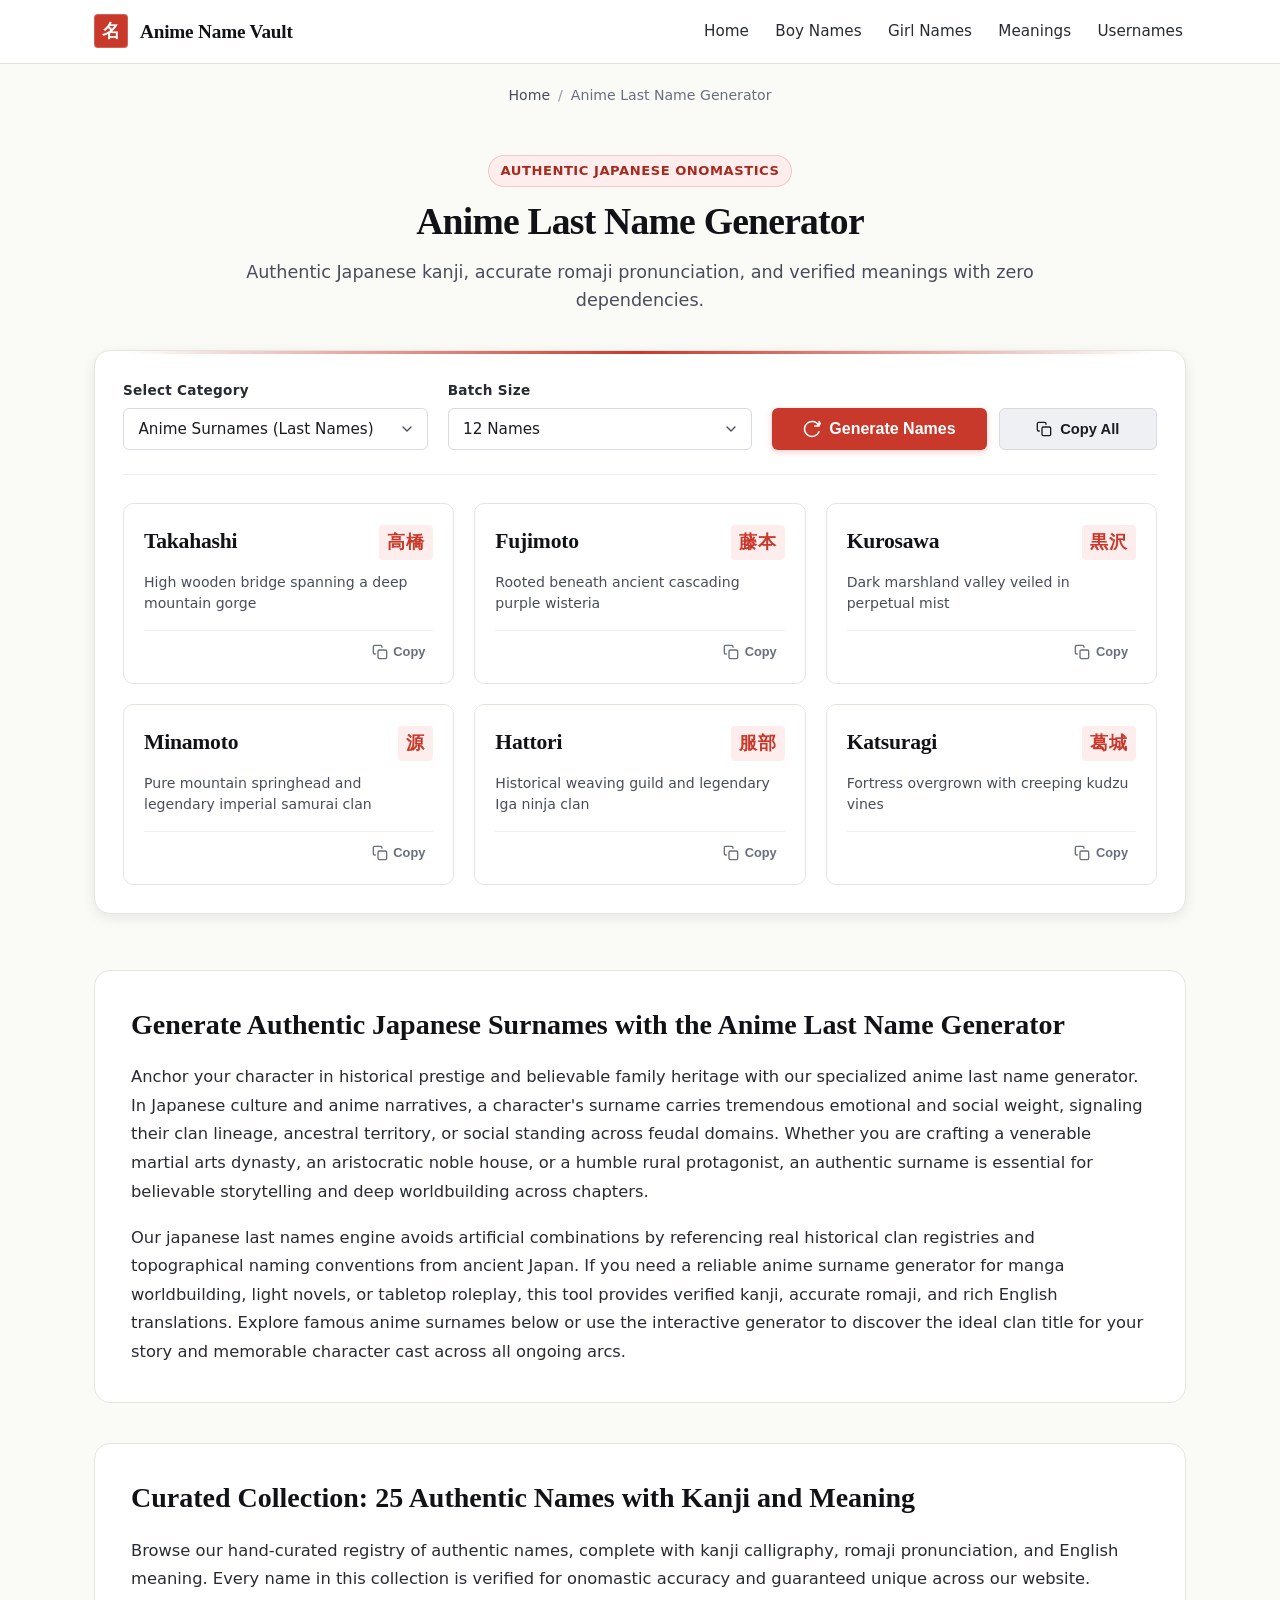
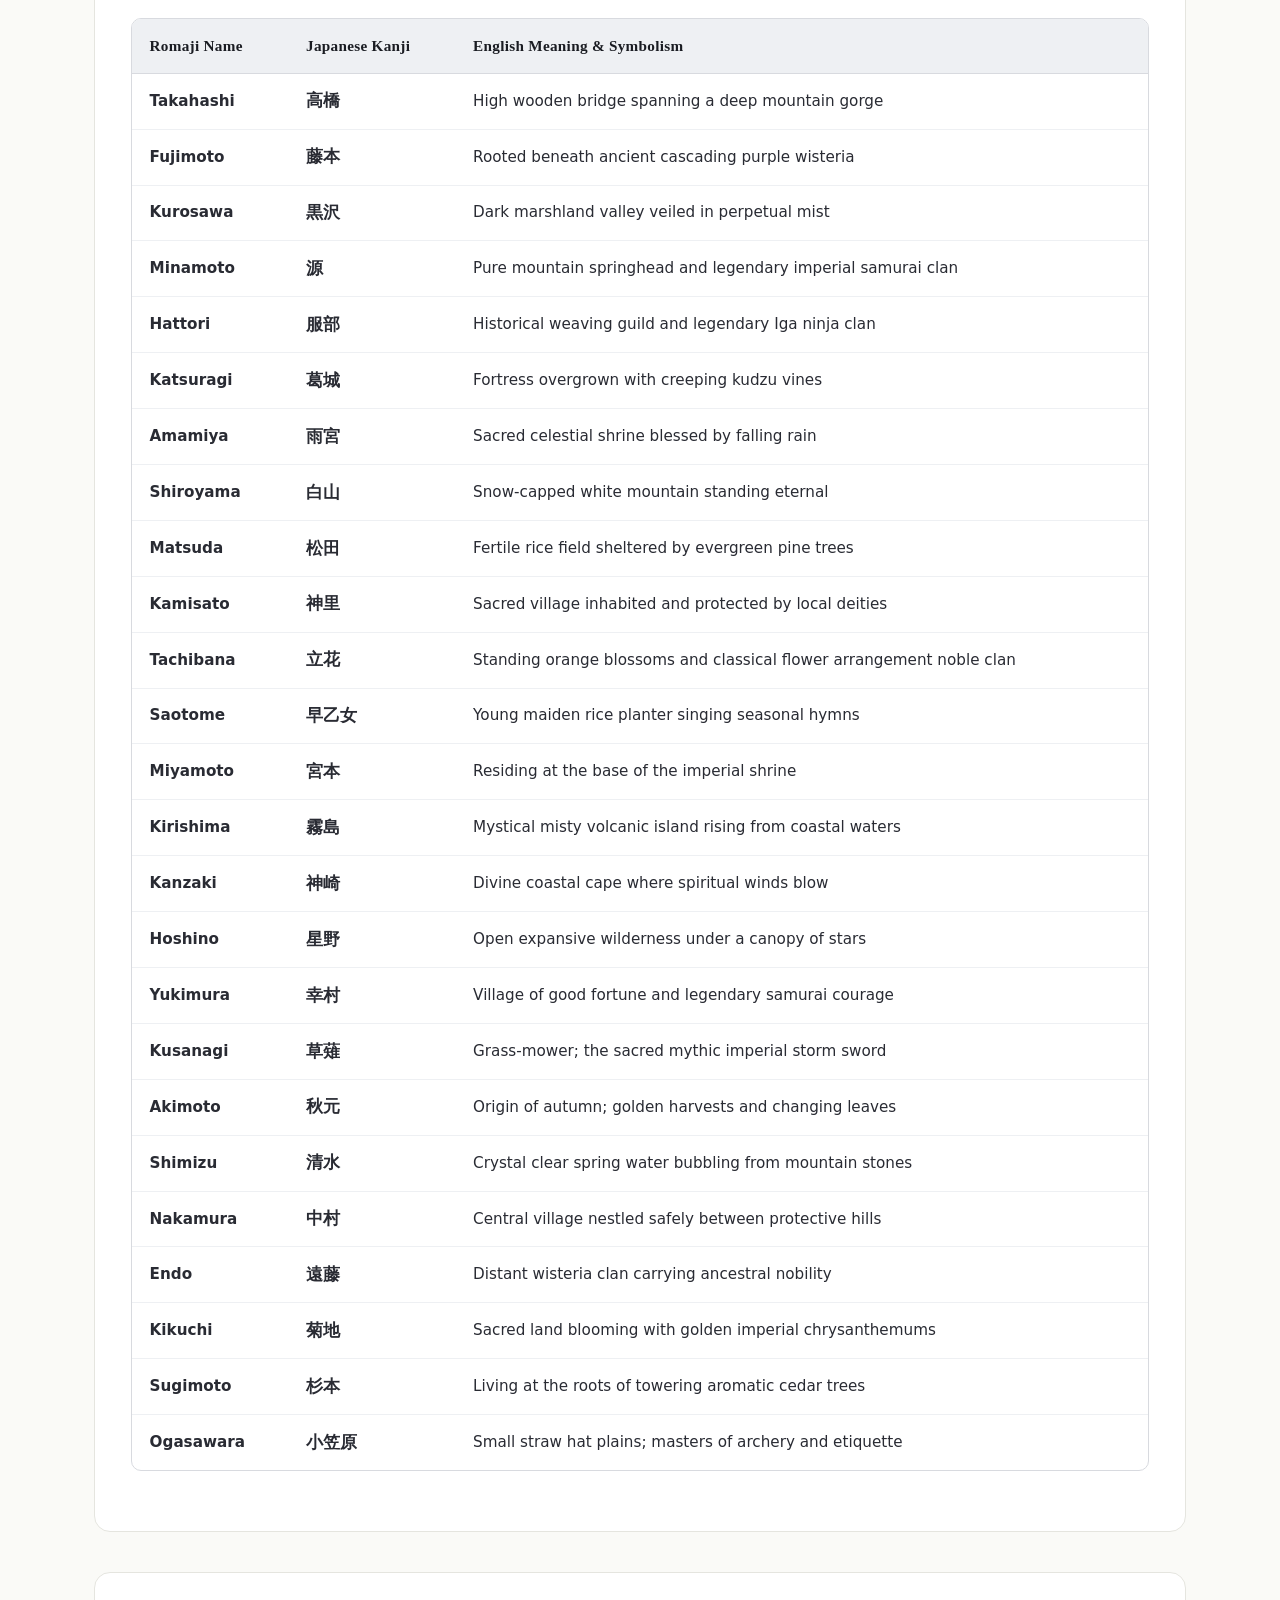
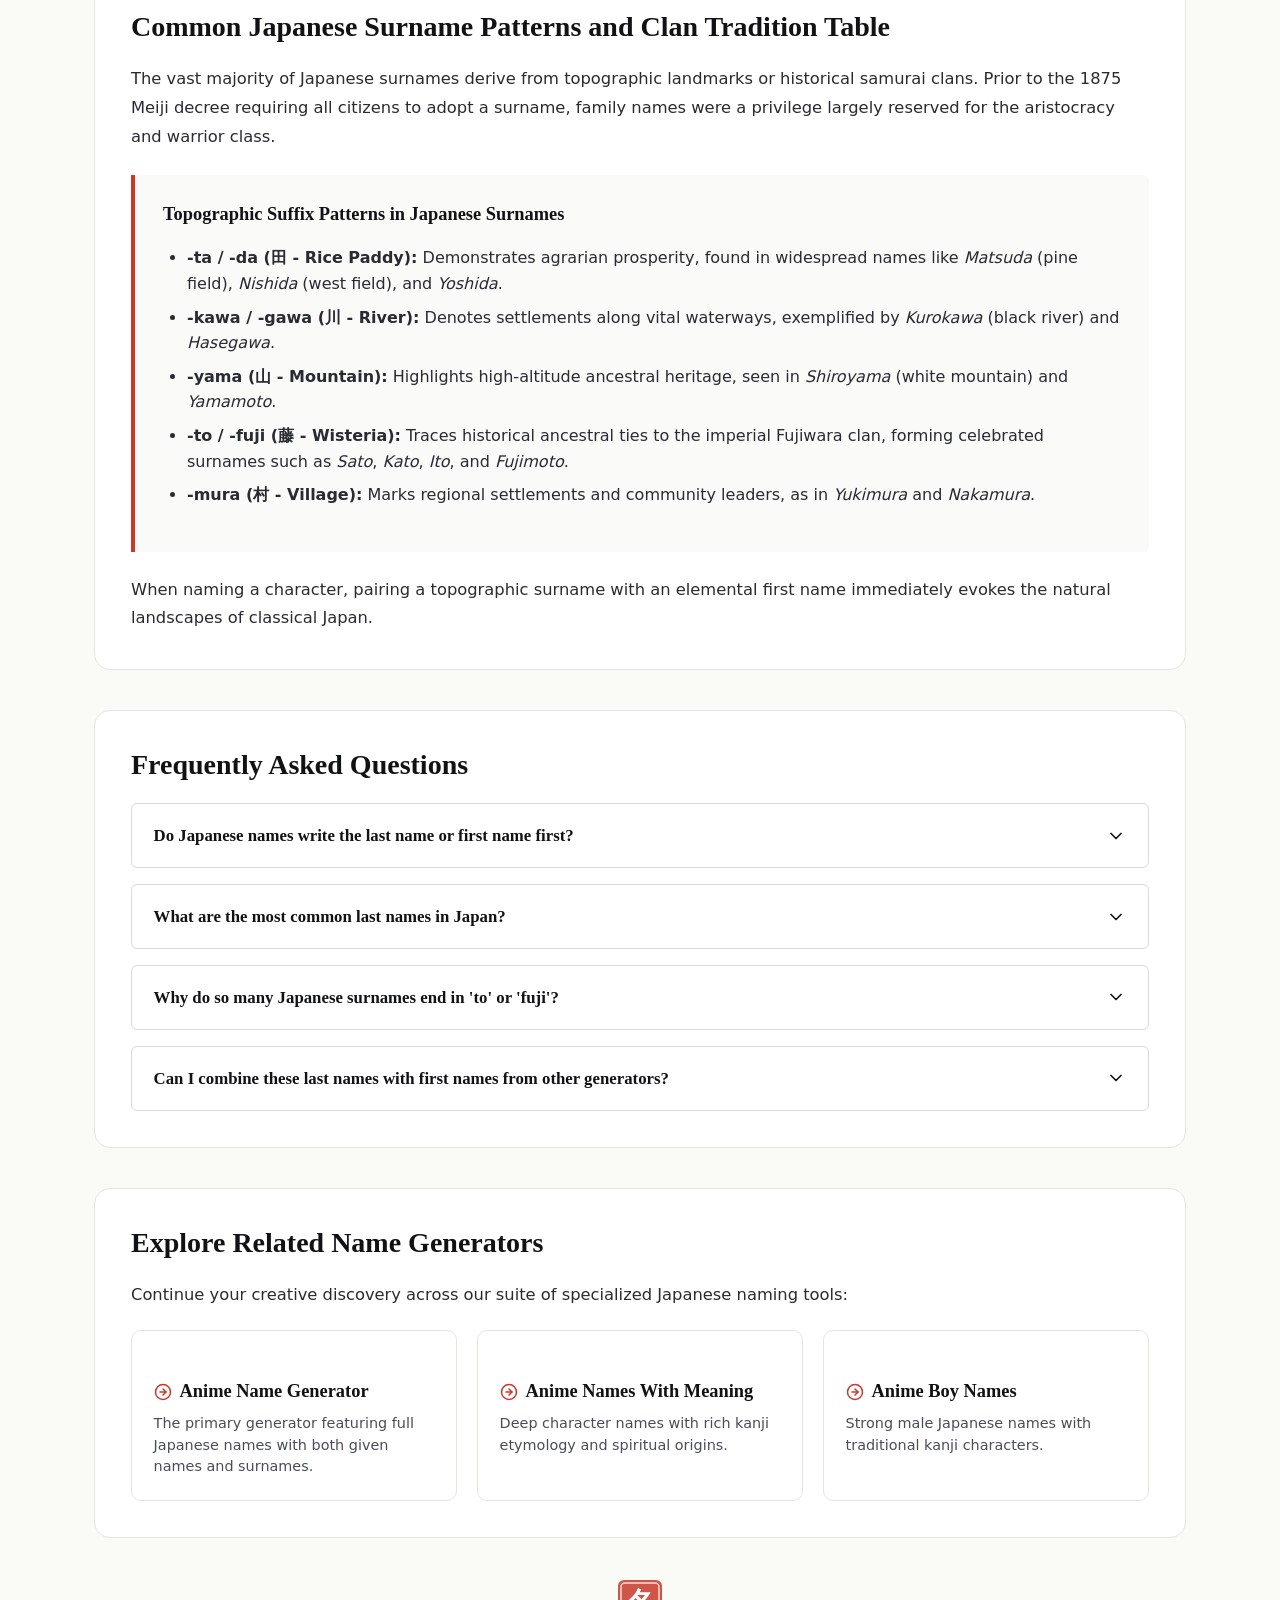
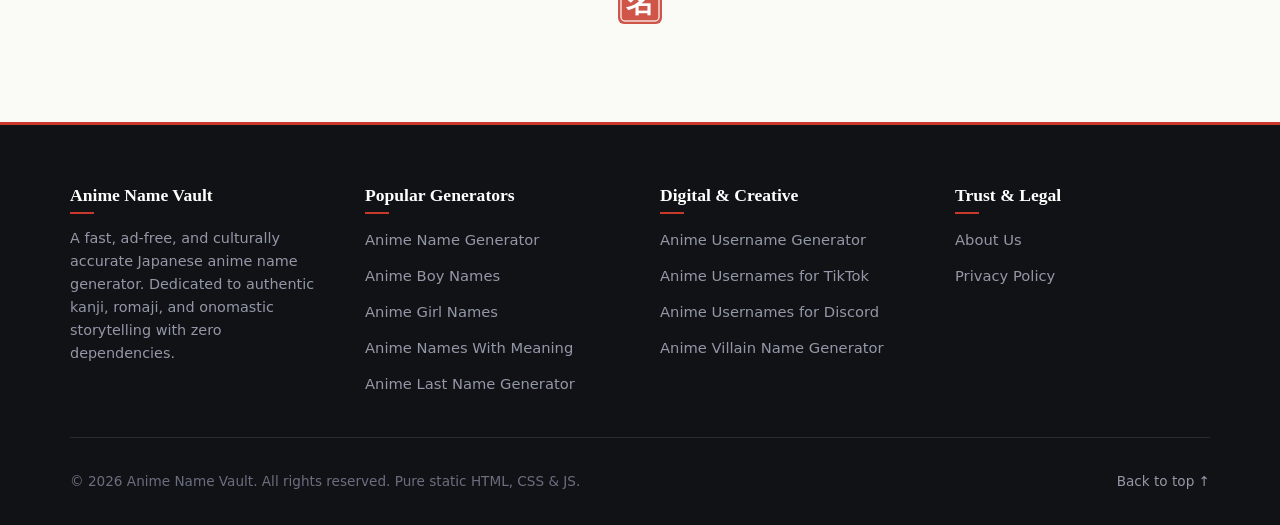
<file: anime-last-name-generator.html>
<!DOCTYPE html>
<html lang="en">
<head>
  <meta charset="utf-8">
  <meta name="viewport" content="width=device-width, initial-scale=1.0">
  <title>Anime Last Name Generator: Japanese Surnames + Kanji</title>
  <meta name="description" content="Generate noble clan titles and authentic family names with our anime last name generator. Features accurate kanji, romaji readings, and English translations.">
  <!-- Pre-launch protection -->
  <meta name="robots" content="noindex, nofollow">
  <link rel="canonical" href="https://animenamevault.com/anime-last-name-generator">

  <!-- Favicons & Manifest -->
  <link rel="icon" type="image/svg+xml" href="/img/favicon.svg">
  <link rel="alternate icon" type="image/x-icon" href="/img/favicon.ico">
  <link rel="icon" type="image/png" sizes="32x32" href="/img/favicon-32.png">
  <link rel="apple-touch-icon" sizes="180x180" href="/img/apple-touch-icon.png">
  <link rel="manifest" href="/site.webmanifest">
  <meta name="theme-color" content="#C8392B">

  <!-- Open Graph / Social Media -->
  <meta property="og:title" content="Anime Last Name Generator: Japanese Surnames + Kanji">
  <meta property="og:description" content="Generate noble clan titles and authentic family names with our anime last name generator. Features accurate kanji, romaji readings, and English translations.">
  <meta property="og:image" content="https://animenamevault.com/img/og-anime-last-name-generator.png">
  <meta property="og:image:width" content="1200">
  <meta property="og:image:height" content="630">
  <meta property="og:image:alt" content="Anime Last Name Generator in Sumi and Shu Japanese calligraphy design">
  <meta property="og:url" content="https://animenamevault.com/anime-last-name-generator">
  <meta property="og:type" content="website">

  <!-- Twitter Card -->
  <meta name="twitter:card" content="summary_large_image">
  <meta name="twitter:title" content="Anime Last Name Generator: Japanese Surnames + Kanji">
  <meta name="twitter:description" content="Generate noble clan titles and authentic family names with our anime last name generator. Features accurate kanji, romaji readings, and English translations.">
  <meta name="twitter:image" content="https://animenamevault.com/img/og-anime-last-name-generator.png">

  <!-- Stylesheet -->
  <link rel="stylesheet" href="/css/style.css">

  <!-- JSON-LD Schemas -->
<script type="application/ld+json">
{
  "@context": "https://schema.org",
  "@type": "WebApplication",
  "name": "Anime Last Name Generator",
  "url": "https://animenamevault.com/anime-last-name-generator",
  "description": "Generate noble clan titles and authentic family names with our anime last name generator. Features accurate kanji, romaji readings, and English translations.",
  "applicationCategory": "UtilitiesApplication",
  "operatingSystem": "Any",
  "offers": {
    "@type": "Offer",
    "price": "0",
    "priceCurrency": "USD"
  }
}
</script>
<script type="application/ld+json">
{
  "@context": "https://schema.org",
  "@type": "BreadcrumbList",
  "itemListElement": [
    {
      "@type": "ListItem",
      "position": 1,
      "name": "Home",
      "item": "https://animenamevault.com/"
    },
    {
      "@type": "ListItem",
      "position": 2,
      "name": "Anime Last Name Generator",
      "item": "https://animenamevault.com/anime-last-name-generator"
    }
  ]
}
</script>
<script type="application/ld+json">
{
  "@context": "https://schema.org",
  "@type": "FAQPage",
  "mainEntity": [
    {
      "@type": "Question",
      "name": "Do Japanese names write the last name or first name first?",
      "acceptedAnswer": {
        "@type": "Answer",
        "text": "In traditional Japanese order, the surname comes first followed by the given name (e.g., Takahashi Kazuki). In Western translations, the order is frequently reversed for international readers."
      }
    },
    {
      "@type": "Question",
      "name": "What are the most common last names in Japan?",
      "acceptedAnswer": {
        "@type": "Answer",
        "text": "The five most common surnames across Japan are Sato (佐藤), Suzuki (鈴木), Takahashi (高橋), Tanaka (田中), and Watanabe (渡辺)."
      }
    },
    {
      "@type": "Question",
      "name": "Why do so many Japanese surnames end in 'to' or 'fuji'?",
      "acceptedAnswer": {
        "@type": "Answer",
        "text": "Names ending with the kanji 藤 (such as Sato, Kato, and Saito) denote ancestral lineage or historical bureaucratic ties to the influential noble Fujiwara clan of the Heian era."
      }
    },
    {
      "@type": "Question",
      "name": "Can I combine these last names with first names from other generators?",
      "acceptedAnswer": {
        "@type": "Answer",
        "text": "Absolutely. All surnames on this site are linguistically compatible with the given names found across our Boy, Girl, and Meaning generators."
      }
    }
  ]
}
</script>
</head>
<body>
  <a href="#main" class="skip-link">Skip to main content</a>

  <header class="site-header">
    <div class="header-container">
      <a href="/" class="brand-link" aria-label="Anime Name Generator Home">
        <span class="brand-hanko" aria-hidden="true">名</span>
        <span class="brand-text">Anime Name Vault</span>
      </a>
      <nav aria-label="Main Navigation">
        <ul class="nav-links">
          <li><a href="/" >Home</a></li>
          <li><a href="/anime-boy-names" >Boy Names</a></li>
          <li><a href="/anime-girl-names" >Girl Names</a></li>
          <li><a href="/anime-names-with-meaning" >Meanings</a></li>
          <li><a href="/anime-username-generator" >Usernames</a></li>
        </ul>
      </nav>
    </div>
  </header>

  <nav class="breadcrumb-nav" aria-label="Breadcrumb">
    <ol class="breadcrumbs">
      <li><a href="/">Home</a></li>
      <li><span aria-hidden="true">/</span></li>
      <li aria-current="page">Anime Last Name Generator</li>
    </ol>
  </nav>

  <main id="main">
    <section class="hero-section">
      <span class="hero-tag">Authentic Japanese Onomastics</span>
      <h1>Anime Last Name Generator</h1>
      <p class="hero-subtitle">Authentic Japanese kanji, accurate romaji pronunciation, and verified meanings with zero dependencies.</p>
    </section>

    <!-- Generator Tool Box -->
    <section class="generator-card" aria-label="Anime Last Name Generator Tool">
      <div class="generator-controls">
        <div class="control-group">
          <label for="gen-mode">Select Category</label>
          <select id="gen-mode" class="control-select">
            <option value="all">All / Random Japanese Names</option>
            <option value="boy">Anime Boy Names</option>
            <option value="girl">Anime Girl Names</option>
            <option value="lastname">Anime Surnames (Last Names)</option>
            <option value="meaning">Names with Meaning</option>
            <option value="villain">Anime Villain Names</option>
            <option value="username">Aesthetic Anime Usernames</option>
          </select>
        </div>

        <div class="control-group" id="platform-group" style="display: none;">
          <label for="gen-platform">Platform Style</label>
          <select id="gen-platform" class="control-select">
            <option value="general">General / Aesthetic Gamertag</option>
            <option value="tiktok">TikTok (Max 24 chars)</option>
            <option value="discord">Discord (Max 32 chars)</option>
          </select>
        </div>

        <div class="control-group">
          <label for="gen-count">Batch Size</label>
          <select id="gen-count" class="control-select">
            <option value="6">6 Names</option>
            <option value="12" selected>12 Names</option>
            <option value="20">20 Names</option>
          </select>
        </div>

        <div class="action-buttons">
          <button type="button" id="generate-btn" class="btn-primary">
            <svg width="18" height="18" viewBox="0 0 24 24" fill="none" stroke="currentColor" stroke-width="2" stroke-linecap="round" stroke-linejoin="round" aria-hidden="true"><path d="M21.5 2v6h-6M21.34 15.57a10 10 0 1 1-.57-8.38l5.67-5.67"></path></svg>
            <span>Generate Names</span>
          </button>
          <button type="button" id="copy-all-btn" class="btn-secondary">
            <svg width="16" height="16" viewBox="0 0 24 24" fill="none" stroke="currentColor" stroke-width="2" stroke-linecap="round" stroke-linejoin="round" aria-hidden="true"><rect x="9" y="9" width="13" height="13" rx="2" ry="2"></rect><path d="M5 15H4a2 2 0 0 1-2-2V4a2 2 0 0 1 2-2h9a2 2 0 0 1 2 2v1"></path></svg>
            <span>Copy All</span>
          </button>
        </div>
      </div>

      <!-- Pre-filled Results Grid (Works 100% with JS turned off) -->
      <div id="results-grid" class="results-grid" aria-label="Generated Names">
          <div class="name-card" tabindex="0" role="article" aria-label="Takahashi, kanji 高橋, meaning: High wooden bridge spanning a deep mountain gorge">
            <div class="card-header">
              <h3 class="card-romaji">Takahashi</h3>
              <span class="card-kanji">高橋</span>
            </div>
            <p class="card-meaning">High wooden bridge spanning a deep mountain gorge</p>
            <div class="card-actions">
              <button type="button" class="btn-copy-card" aria-label="Copy Takahashi">
                <svg class="icon" viewBox="0 0 24 24" width="16" height="16" fill="none" stroke="currentColor" stroke-width="2" stroke-linecap="round" stroke-linejoin="round" aria-hidden="true">
                  <rect x="9" y="9" width="13" height="13" rx="2" ry="2"></rect>
                  <path d="M5 15H4a2 2 0 0 1-2-2V4a2 2 0 0 1 2-2h9a2 2 0 0 1 2 2v1"></path>
                </svg>
                <span>Copy</span>
              </button>
            </div>
          </div>
          <div class="name-card" tabindex="0" role="article" aria-label="Fujimoto, kanji 藤本, meaning: Rooted beneath ancient cascading purple wisteria">
            <div class="card-header">
              <h3 class="card-romaji">Fujimoto</h3>
              <span class="card-kanji">藤本</span>
            </div>
            <p class="card-meaning">Rooted beneath ancient cascading purple wisteria</p>
            <div class="card-actions">
              <button type="button" class="btn-copy-card" aria-label="Copy Fujimoto">
                <svg class="icon" viewBox="0 0 24 24" width="16" height="16" fill="none" stroke="currentColor" stroke-width="2" stroke-linecap="round" stroke-linejoin="round" aria-hidden="true">
                  <rect x="9" y="9" width="13" height="13" rx="2" ry="2"></rect>
                  <path d="M5 15H4a2 2 0 0 1-2-2V4a2 2 0 0 1 2-2h9a2 2 0 0 1 2 2v1"></path>
                </svg>
                <span>Copy</span>
              </button>
            </div>
          </div>
          <div class="name-card" tabindex="0" role="article" aria-label="Kurosawa, kanji 黒沢, meaning: Dark marshland valley veiled in perpetual mist">
            <div class="card-header">
              <h3 class="card-romaji">Kurosawa</h3>
              <span class="card-kanji">黒沢</span>
            </div>
            <p class="card-meaning">Dark marshland valley veiled in perpetual mist</p>
            <div class="card-actions">
              <button type="button" class="btn-copy-card" aria-label="Copy Kurosawa">
                <svg class="icon" viewBox="0 0 24 24" width="16" height="16" fill="none" stroke="currentColor" stroke-width="2" stroke-linecap="round" stroke-linejoin="round" aria-hidden="true">
                  <rect x="9" y="9" width="13" height="13" rx="2" ry="2"></rect>
                  <path d="M5 15H4a2 2 0 0 1-2-2V4a2 2 0 0 1 2-2h9a2 2 0 0 1 2 2v1"></path>
                </svg>
                <span>Copy</span>
              </button>
            </div>
          </div>
          <div class="name-card" tabindex="0" role="article" aria-label="Minamoto, kanji 源, meaning: Pure mountain springhead and legendary imperial samurai clan">
            <div class="card-header">
              <h3 class="card-romaji">Minamoto</h3>
              <span class="card-kanji">源</span>
            </div>
            <p class="card-meaning">Pure mountain springhead and legendary imperial samurai clan</p>
            <div class="card-actions">
              <button type="button" class="btn-copy-card" aria-label="Copy Minamoto">
                <svg class="icon" viewBox="0 0 24 24" width="16" height="16" fill="none" stroke="currentColor" stroke-width="2" stroke-linecap="round" stroke-linejoin="round" aria-hidden="true">
                  <rect x="9" y="9" width="13" height="13" rx="2" ry="2"></rect>
                  <path d="M5 15H4a2 2 0 0 1-2-2V4a2 2 0 0 1 2-2h9a2 2 0 0 1 2 2v1"></path>
                </svg>
                <span>Copy</span>
              </button>
            </div>
          </div>
          <div class="name-card" tabindex="0" role="article" aria-label="Hattori, kanji 服部, meaning: Historical weaving guild and legendary Iga ninja clan">
            <div class="card-header">
              <h3 class="card-romaji">Hattori</h3>
              <span class="card-kanji">服部</span>
            </div>
            <p class="card-meaning">Historical weaving guild and legendary Iga ninja clan</p>
            <div class="card-actions">
              <button type="button" class="btn-copy-card" aria-label="Copy Hattori">
                <svg class="icon" viewBox="0 0 24 24" width="16" height="16" fill="none" stroke="currentColor" stroke-width="2" stroke-linecap="round" stroke-linejoin="round" aria-hidden="true">
                  <rect x="9" y="9" width="13" height="13" rx="2" ry="2"></rect>
                  <path d="M5 15H4a2 2 0 0 1-2-2V4a2 2 0 0 1 2-2h9a2 2 0 0 1 2 2v1"></path>
                </svg>
                <span>Copy</span>
              </button>
            </div>
          </div>
          <div class="name-card" tabindex="0" role="article" aria-label="Katsuragi, kanji 葛城, meaning: Fortress overgrown with creeping kudzu vines">
            <div class="card-header">
              <h3 class="card-romaji">Katsuragi</h3>
              <span class="card-kanji">葛城</span>
            </div>
            <p class="card-meaning">Fortress overgrown with creeping kudzu vines</p>
            <div class="card-actions">
              <button type="button" class="btn-copy-card" aria-label="Copy Katsuragi">
                <svg class="icon" viewBox="0 0 24 24" width="16" height="16" fill="none" stroke="currentColor" stroke-width="2" stroke-linecap="round" stroke-linejoin="round" aria-hidden="true">
                  <rect x="9" y="9" width="13" height="13" rx="2" ry="2"></rect>
                  <path d="M5 15H4a2 2 0 0 1-2-2V4a2 2 0 0 1 2-2h9a2 2 0 0 1 2 2v1"></path>
                </svg>
                <span>Copy</span>
              </button>
            </div>
          </div>
      </div>

      <!-- Accessible screen reader announcement -->
      <div id="gen-live-region" class="sr-only" aria-live="polite"></div>
    </section>

    <!-- Introductory SEO Content -->
    <article class="content-section">
      <h2>Generate Authentic Japanese Surnames with the Anime Last Name Generator</h2>
      <p>Anchor your character in historical prestige and believable family heritage with our specialized anime last name generator. In Japanese culture and anime narratives, a character's surname carries tremendous emotional and social weight, signaling their clan lineage, ancestral territory, or social standing across feudal domains. Whether you are crafting a venerable martial arts dynasty, an aristocratic noble house, or a humble rural protagonist, an authentic surname is essential for believable storytelling and deep worldbuilding across chapters.</p>
      <p>Our japanese last names engine avoids artificial combinations by referencing real historical clan registries and topographical naming conventions from ancient Japan. If you need a reliable anime surname generator for manga worldbuilding, light novels, or tabletop roleplay, this tool provides verified kanji, accurate romaji, and rich English translations. Explore famous anime surnames below or use the interactive generator to discover the ideal clan title for your story and memorable character cast across all ongoing arcs.</p>
    </article>

    <!-- Static Curated List of 25 Unique Names -->
    <section class="content-section">
      <h2>Curated Collection: 25 Authentic Names with Kanji and Meaning</h2>
      <p>Browse our hand-curated registry of authentic names, complete with kanji calligraphy, romaji pronunciation, and English meaning. Every name in this collection is verified for onomastic accuracy and guaranteed unique across our website.</p>
      
      <div class="table-responsive">
        <table class="name-table">
          <thead>
            <tr>
              <th scope="col">Romaji Name</th>
              <th scope="col">Japanese Kanji</th>
              <th scope="col">English Meaning & Symbolism</th>
            </tr>
          </thead>
          <tbody>
            <tr>
              <td class="table-romaji">Takahashi</td>
              <td class="table-kanji">高橋</td>
              <td>High wooden bridge spanning a deep mountain gorge</td>
            </tr>
            <tr>
              <td class="table-romaji">Fujimoto</td>
              <td class="table-kanji">藤本</td>
              <td>Rooted beneath ancient cascading purple wisteria</td>
            </tr>
            <tr>
              <td class="table-romaji">Kurosawa</td>
              <td class="table-kanji">黒沢</td>
              <td>Dark marshland valley veiled in perpetual mist</td>
            </tr>
            <tr>
              <td class="table-romaji">Minamoto</td>
              <td class="table-kanji">源</td>
              <td>Pure mountain springhead and legendary imperial samurai clan</td>
            </tr>
            <tr>
              <td class="table-romaji">Hattori</td>
              <td class="table-kanji">服部</td>
              <td>Historical weaving guild and legendary Iga ninja clan</td>
            </tr>
            <tr>
              <td class="table-romaji">Katsuragi</td>
              <td class="table-kanji">葛城</td>
              <td>Fortress overgrown with creeping kudzu vines</td>
            </tr>
            <tr>
              <td class="table-romaji">Amamiya</td>
              <td class="table-kanji">雨宮</td>
              <td>Sacred celestial shrine blessed by falling rain</td>
            </tr>
            <tr>
              <td class="table-romaji">Shiroyama</td>
              <td class="table-kanji">白山</td>
              <td>Snow-capped white mountain standing eternal</td>
            </tr>
            <tr>
              <td class="table-romaji">Matsuda</td>
              <td class="table-kanji">松田</td>
              <td>Fertile rice field sheltered by evergreen pine trees</td>
            </tr>
            <tr>
              <td class="table-romaji">Kamisato</td>
              <td class="table-kanji">神里</td>
              <td>Sacred village inhabited and protected by local deities</td>
            </tr>
            <tr>
              <td class="table-romaji">Tachibana</td>
              <td class="table-kanji">立花</td>
              <td>Standing orange blossoms and classical flower arrangement noble clan</td>
            </tr>
            <tr>
              <td class="table-romaji">Saotome</td>
              <td class="table-kanji">早乙女</td>
              <td>Young maiden rice planter singing seasonal hymns</td>
            </tr>
            <tr>
              <td class="table-romaji">Miyamoto</td>
              <td class="table-kanji">宮本</td>
              <td>Residing at the base of the imperial shrine</td>
            </tr>
            <tr>
              <td class="table-romaji">Kirishima</td>
              <td class="table-kanji">霧島</td>
              <td>Mystical misty volcanic island rising from coastal waters</td>
            </tr>
            <tr>
              <td class="table-romaji">Kanzaki</td>
              <td class="table-kanji">神崎</td>
              <td>Divine coastal cape where spiritual winds blow</td>
            </tr>
            <tr>
              <td class="table-romaji">Hoshino</td>
              <td class="table-kanji">星野</td>
              <td>Open expansive wilderness under a canopy of stars</td>
            </tr>
            <tr>
              <td class="table-romaji">Yukimura</td>
              <td class="table-kanji">幸村</td>
              <td>Village of good fortune and legendary samurai courage</td>
            </tr>
            <tr>
              <td class="table-romaji">Kusanagi</td>
              <td class="table-kanji">草薙</td>
              <td>Grass-mower; the sacred mythic imperial storm sword</td>
            </tr>
            <tr>
              <td class="table-romaji">Akimoto</td>
              <td class="table-kanji">秋元</td>
              <td>Origin of autumn; golden harvests and changing leaves</td>
            </tr>
            <tr>
              <td class="table-romaji">Shimizu</td>
              <td class="table-kanji">清水</td>
              <td>Crystal clear spring water bubbling from mountain stones</td>
            </tr>
            <tr>
              <td class="table-romaji">Nakamura</td>
              <td class="table-kanji">中村</td>
              <td>Central village nestled safely between protective hills</td>
            </tr>
            <tr>
              <td class="table-romaji">Endo</td>
              <td class="table-kanji">遠藤</td>
              <td>Distant wisteria clan carrying ancestral nobility</td>
            </tr>
            <tr>
              <td class="table-romaji">Kikuchi</td>
              <td class="table-kanji">菊地</td>
              <td>Sacred land blooming with golden imperial chrysanthemums</td>
            </tr>
            <tr>
              <td class="table-romaji">Sugimoto</td>
              <td class="table-kanji">杉本</td>
              <td>Living at the roots of towering aromatic cedar trees</td>
            </tr>
            <tr>
              <td class="table-romaji">Ogasawara</td>
              <td class="table-kanji">小笠原</td>
              <td>Small straw hat plains; masters of archery and etiquette</td>
            </tr>
          </tbody>
        </table>
      </div>
    </section>

    <!-- Page-Specific Deep Dive Section -->
    <section class="content-section">
      <h2>Common Japanese Surname Patterns and Clan Tradition Table</h2>

          <p>The vast majority of Japanese surnames derive from topographic landmarks or historical samurai clans. Prior to the 1875 Meiji decree requiring all citizens to adopt a surname, family names were a privilege largely reserved for the aristocracy and warrior class.</p>
          <div class="feature-callout">
            <h4>Topographic Suffix Patterns in Japanese Surnames</h4>
            <ul>
              <li><strong>-ta / -da (田 - Rice Paddy):</strong> Demonstrates agrarian prosperity, found in widespread names like <em>Matsuda</em> (pine field), <em>Nishida</em> (west field), and <em>Yoshida</em>.</li>
              <li><strong>-kawa / -gawa (川 - River):</strong> Denotes settlements along vital waterways, exemplified by <em>Kurokawa</em> (black river) and <em>Hasegawa</em>.</li>
              <li><strong>-yama (山 - Mountain):</strong> Highlights high-altitude ancestral heritage, seen in <em>Shiroyama</em> (white mountain) and <em>Yamamoto</em>.</li>
              <li><strong>-to / -fuji (藤 - Wisteria):</strong> Traces historical ancestral ties to the imperial Fujiwara clan, forming celebrated surnames such as <em>Sato</em>, <em>Kato</em>, <em>Ito</em>, and <em>Fujimoto</em>.</li>
              <li><strong>-mura (村 - Village):</strong> Marks regional settlements and community leaders, as in <em>Yukimura</em> and <em>Nakamura</em>.</li>
            </ul>
          </div>
          <p>When naming a character, pairing a topographic surname with an elemental first name immediately evokes the natural landscapes of classical Japan.</p>
        
    </section>

    <!-- Unique FAQs Section -->
    <section class="content-section">
      <h2>Frequently Asked Questions</h2>
      <div class="faq-list">
        <details class="faq-item">
          <summary class="faq-question">
            <span>Do Japanese names write the last name or first name first?</span>
            <svg class="faq-icon" width="20" height="20" viewBox="0 0 24 24" fill="none" stroke="currentColor" stroke-width="2" stroke-linecap="round" stroke-linejoin="round" aria-hidden="true">
              <polyline points="6 9 12 15 18 9"></polyline>
            </svg>
          </summary>
          <div class="faq-answer">
            <p>In traditional Japanese order, the surname comes first followed by the given name (e.g., Takahashi Kazuki). In Western translations, the order is frequently reversed for international readers.</p>
          </div>
        </details>
        <details class="faq-item">
          <summary class="faq-question">
            <span>What are the most common last names in Japan?</span>
            <svg class="faq-icon" width="20" height="20" viewBox="0 0 24 24" fill="none" stroke="currentColor" stroke-width="2" stroke-linecap="round" stroke-linejoin="round" aria-hidden="true">
              <polyline points="6 9 12 15 18 9"></polyline>
            </svg>
          </summary>
          <div class="faq-answer">
            <p>The five most common surnames across Japan are Sato (佐藤), Suzuki (鈴木), Takahashi (高橋), Tanaka (田中), and Watanabe (渡辺).</p>
          </div>
        </details>
        <details class="faq-item">
          <summary class="faq-question">
            <span>Why do so many Japanese surnames end in 'to' or 'fuji'?</span>
            <svg class="faq-icon" width="20" height="20" viewBox="0 0 24 24" fill="none" stroke="currentColor" stroke-width="2" stroke-linecap="round" stroke-linejoin="round" aria-hidden="true">
              <polyline points="6 9 12 15 18 9"></polyline>
            </svg>
          </summary>
          <div class="faq-answer">
            <p>Names ending with the kanji 藤 (such as Sato, Kato, and Saito) denote ancestral lineage or historical bureaucratic ties to the influential noble Fujiwara clan of the Heian era.</p>
          </div>
        </details>
        <details class="faq-item">
          <summary class="faq-question">
            <span>Can I combine these last names with first names from other generators?</span>
            <svg class="faq-icon" width="20" height="20" viewBox="0 0 24 24" fill="none" stroke="currentColor" stroke-width="2" stroke-linecap="round" stroke-linejoin="round" aria-hidden="true">
              <polyline points="6 9 12 15 18 9"></polyline>
            </svg>
          </summary>
          <div class="faq-answer">
            <p>Absolutely. All surnames on this site are linguistically compatible with the given names found across our Boy, Girl, and Meaning generators.</p>
          </div>
        </details>
      </div>
    </section>

    <!-- Related Generators Navigation -->
    <section class="content-section">
      <h2>Explore Related Name Generators</h2>
      <p>Continue your creative discovery across our suite of specialized Japanese naming tools:</p>
      <div class="related-grid">
        <a href="/" class="related-card">
          <h3>
            <svg width="18" height="18" viewBox="0 0 24 24" fill="none" stroke="#C8392B" stroke-width="2" stroke-linecap="round" stroke-linejoin="round" aria-hidden="true"><circle cx="12" cy="12" r="10"></circle><polyline points="12 16 16 12 12 8"></polyline><line x1="8" y1="12" x2="16" y2="12"></line></svg>
            <span>Anime Name Generator</span>
          </h3>
          <p>The primary generator featuring full Japanese names with both given names and surnames.</p>
        </a>
        <a href="/anime-names-with-meaning" class="related-card">
          <h3>
            <svg width="18" height="18" viewBox="0 0 24 24" fill="none" stroke="#C8392B" stroke-width="2" stroke-linecap="round" stroke-linejoin="round" aria-hidden="true"><circle cx="12" cy="12" r="10"></circle><polyline points="12 16 16 12 12 8"></polyline><line x1="8" y1="12" x2="16" y2="12"></line></svg>
            <span>Anime Names With Meaning</span>
          </h3>
          <p>Deep character names with rich kanji etymology and spiritual origins.</p>
        </a>
        <a href="/anime-boy-names" class="related-card">
          <h3>
            <svg width="18" height="18" viewBox="0 0 24 24" fill="none" stroke="#C8392B" stroke-width="2" stroke-linecap="round" stroke-linejoin="round" aria-hidden="true"><circle cx="12" cy="12" r="10"></circle><polyline points="12 16 16 12 12 8"></polyline><line x1="8" y1="12" x2="16" y2="12"></line></svg>
            <span>Anime Boy Names</span>
          </h3>
          <p>Strong male Japanese names with traditional kanji characters.</p>
        </a>
      </div>
    </section>

    <!-- Decorative Stamp -->
    <div style="text-align: center; margin: 2rem 0;">
      <img src="/img/hanko-stamp.svg" alt="Authentic anime last name generator seal badge" width="48" height="48" class="section-stamp" loading="lazy">
    </div>
  </main>

  <footer class="site-footer">
    <div class="footer-container">
      <div class="footer-col">
        <h4>Anime Name Vault</h4>
        <p>A fast, ad-free, and culturally accurate Japanese anime name generator. Dedicated to authentic kanji, romaji, and onomastic storytelling with zero dependencies.</p>
      </div>
      <div class="footer-col">
        <h4>Popular Generators</h4>
        <ul class="footer-links">
          <li><a href="/">Anime Name Generator</a></li>
          <li><a href="/anime-boy-names">Anime Boy Names</a></li>
          <li><a href="/anime-girl-names">Anime Girl Names</a></li>
          <li><a href="/anime-names-with-meaning">Anime Names With Meaning</a></li>
          <li><a href="/anime-last-name-generator">Anime Last Name Generator</a></li>
        </ul>
      </div>
      <div class="footer-col">
        <h4>Digital & Creative</h4>
        <ul class="footer-links">
          <li><a href="/anime-username-generator">Anime Username Generator</a></li>
          <li><a href="/anime-usernames-for-tiktok">Anime Usernames for TikTok</a></li>
          <li><a href="/anime-usernames-for-discord">Anime Usernames for Discord</a></li>
          <li><a href="/anime-villain-name-generator">Anime Villain Name Generator</a></li>
        </ul>
      </div>
      <div class="footer-col">
        <h4>Trust & Legal</h4>
        <ul class="footer-links">
          <li><a href="/about">About Us</a></li>
          <li><a href="/privacy">Privacy Policy</a></li>
        </ul>
      </div>
    </div>
    <div class="footer-bottom">
      <p>&copy; 2026 Anime Name Vault. All rights reserved. Pure static HTML, CSS &amp; JS.</p>
      <p><a href="#main">Back to top &uarr;</a></p>
    </div>
  </footer>

  <!-- Toast Notice Container -->
  <div id="toast" class="toast-notice" role="status" aria-live="polite"></div>

  <!-- Scripts -->
  <script>
    window.__INITIAL_MODE = "lastname";
    window.__INITIAL_PLATFORM = "general";
  </script>
  <script src="/js/data.js"></script>
  <script src="/js/generator.js"></script>
</body>
</html>
</file>
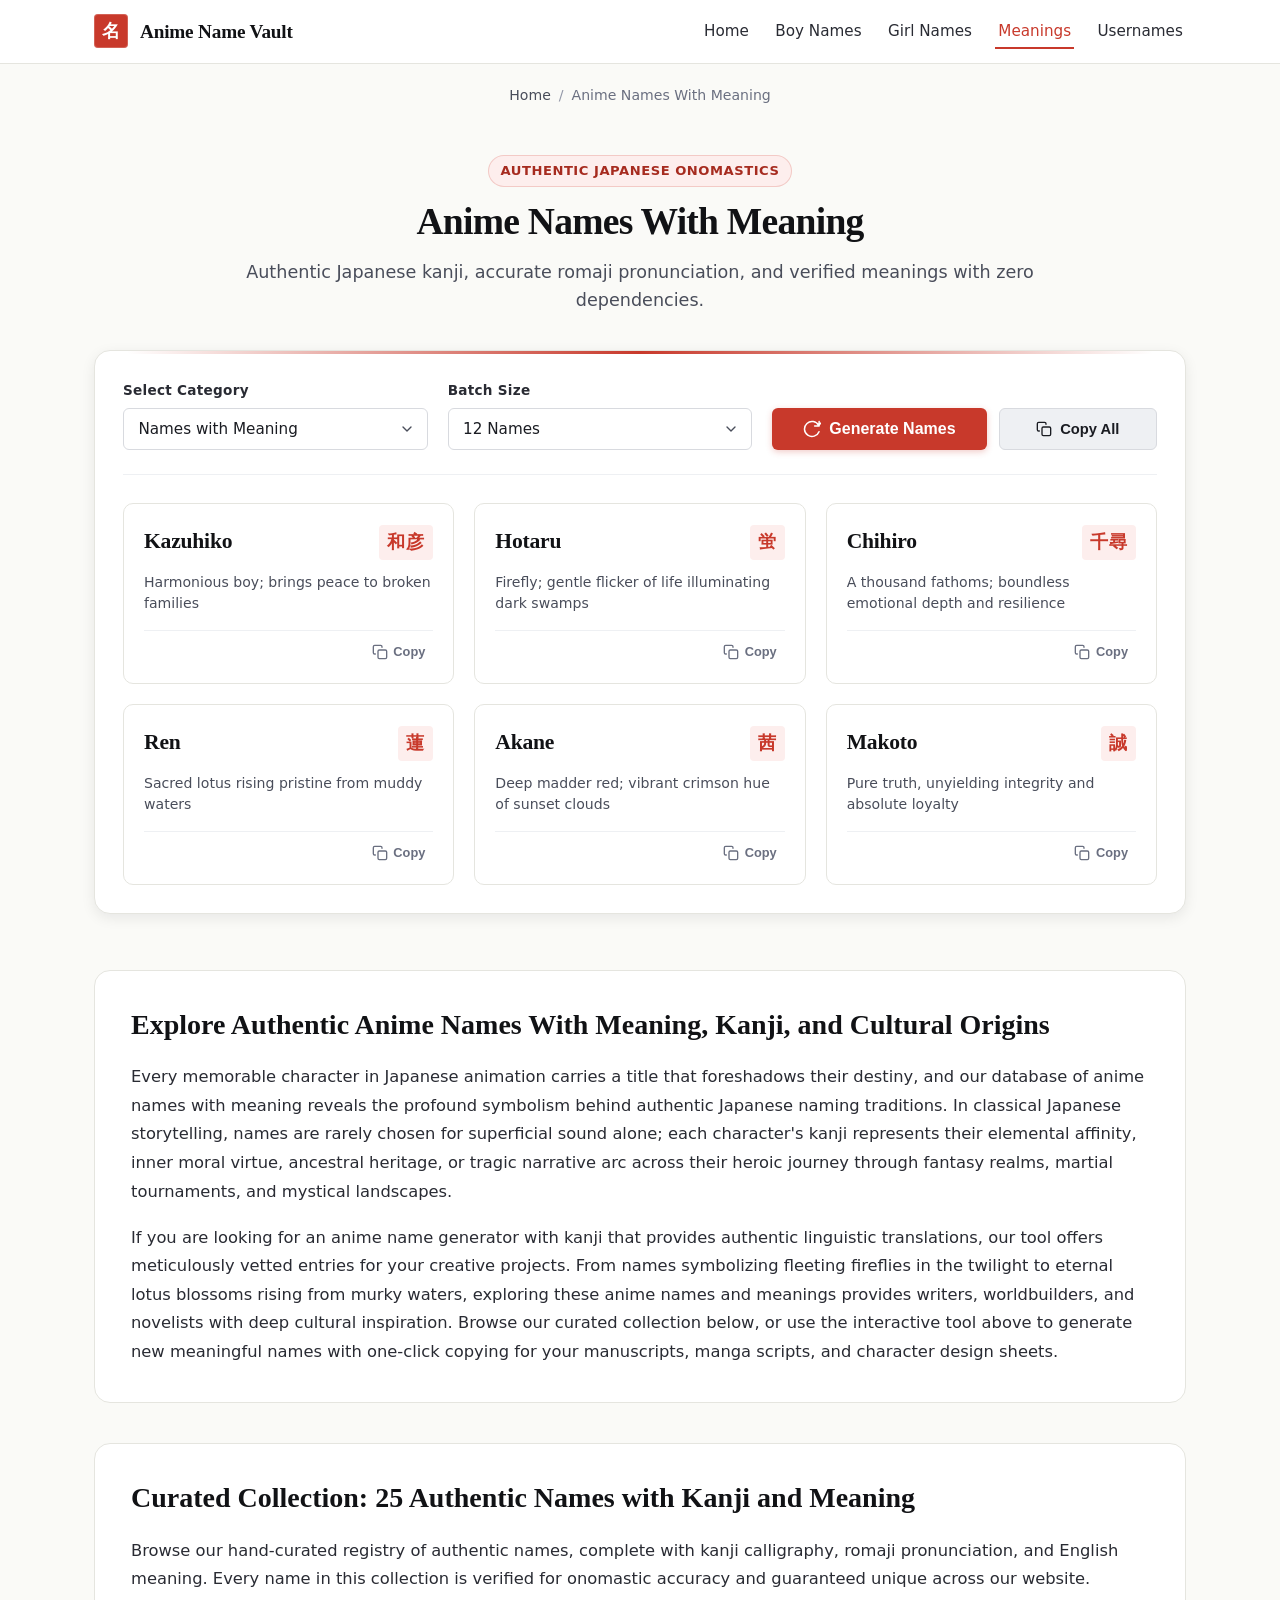
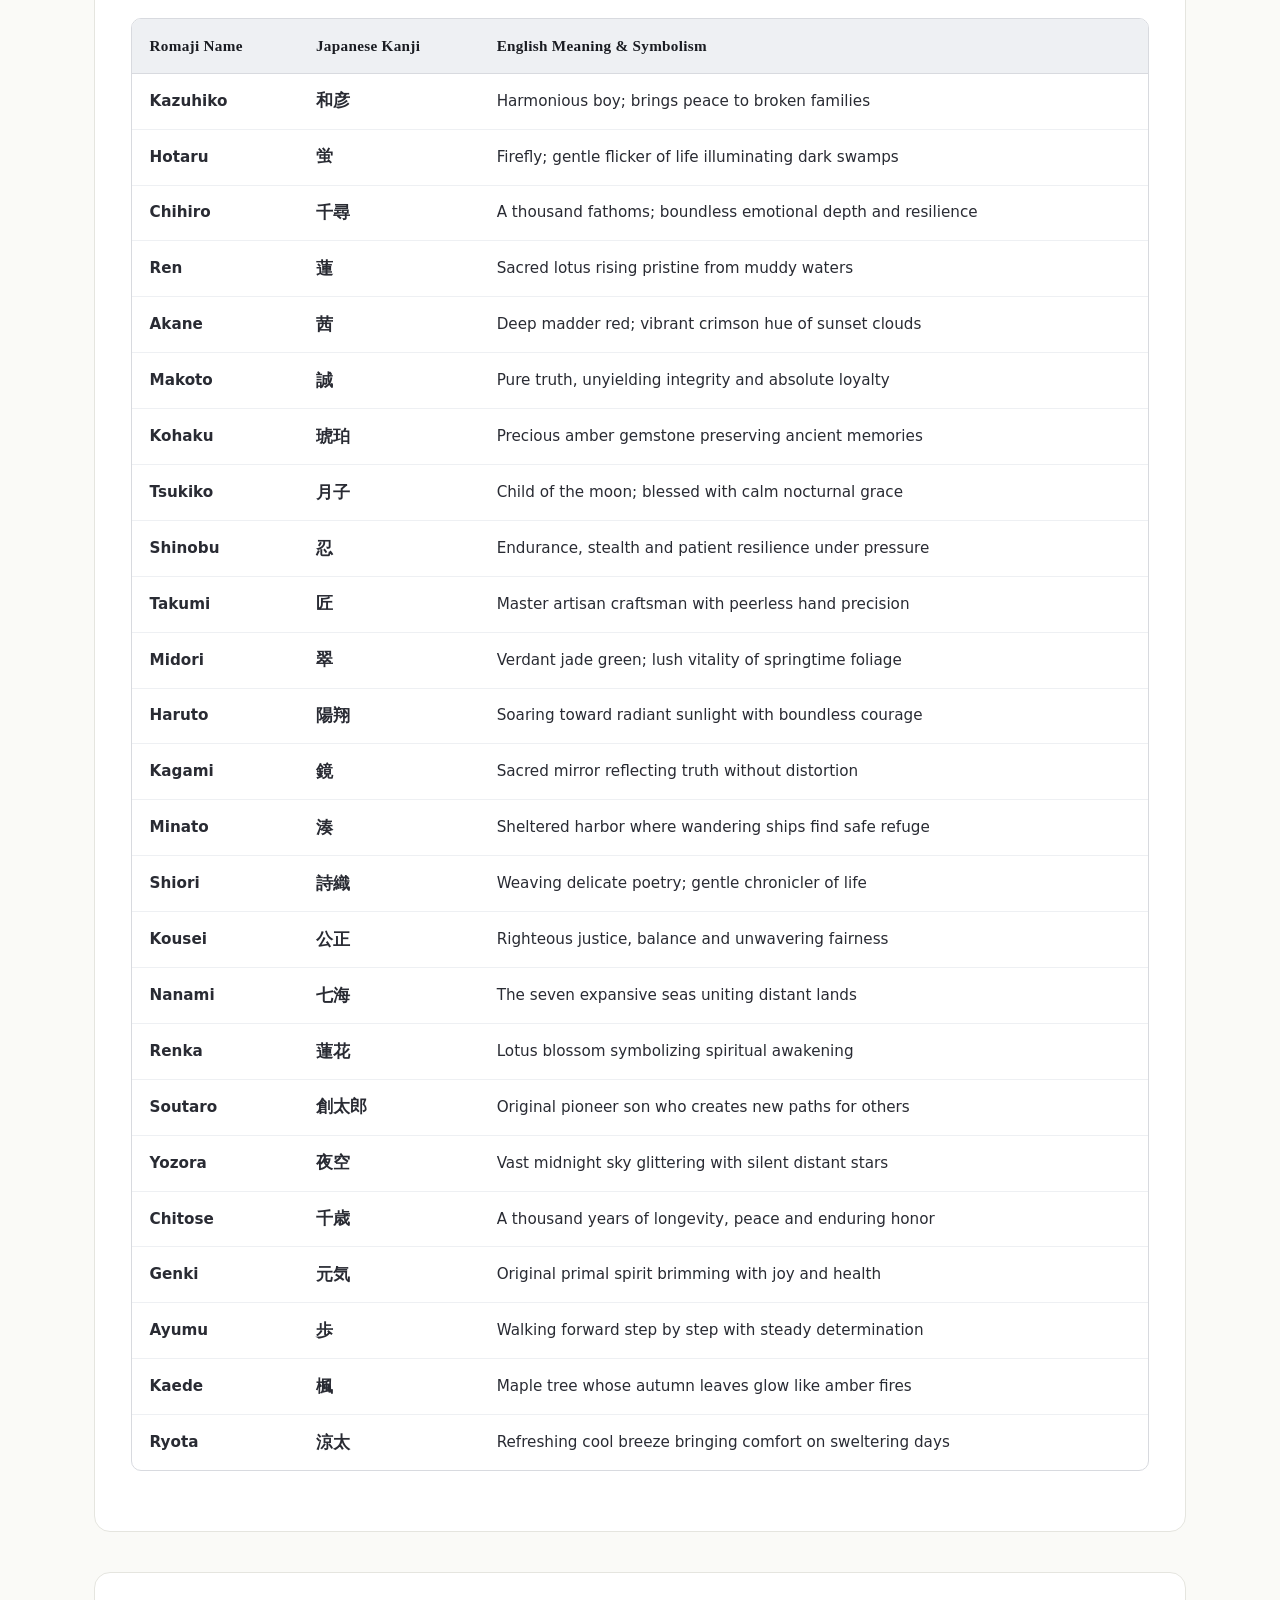
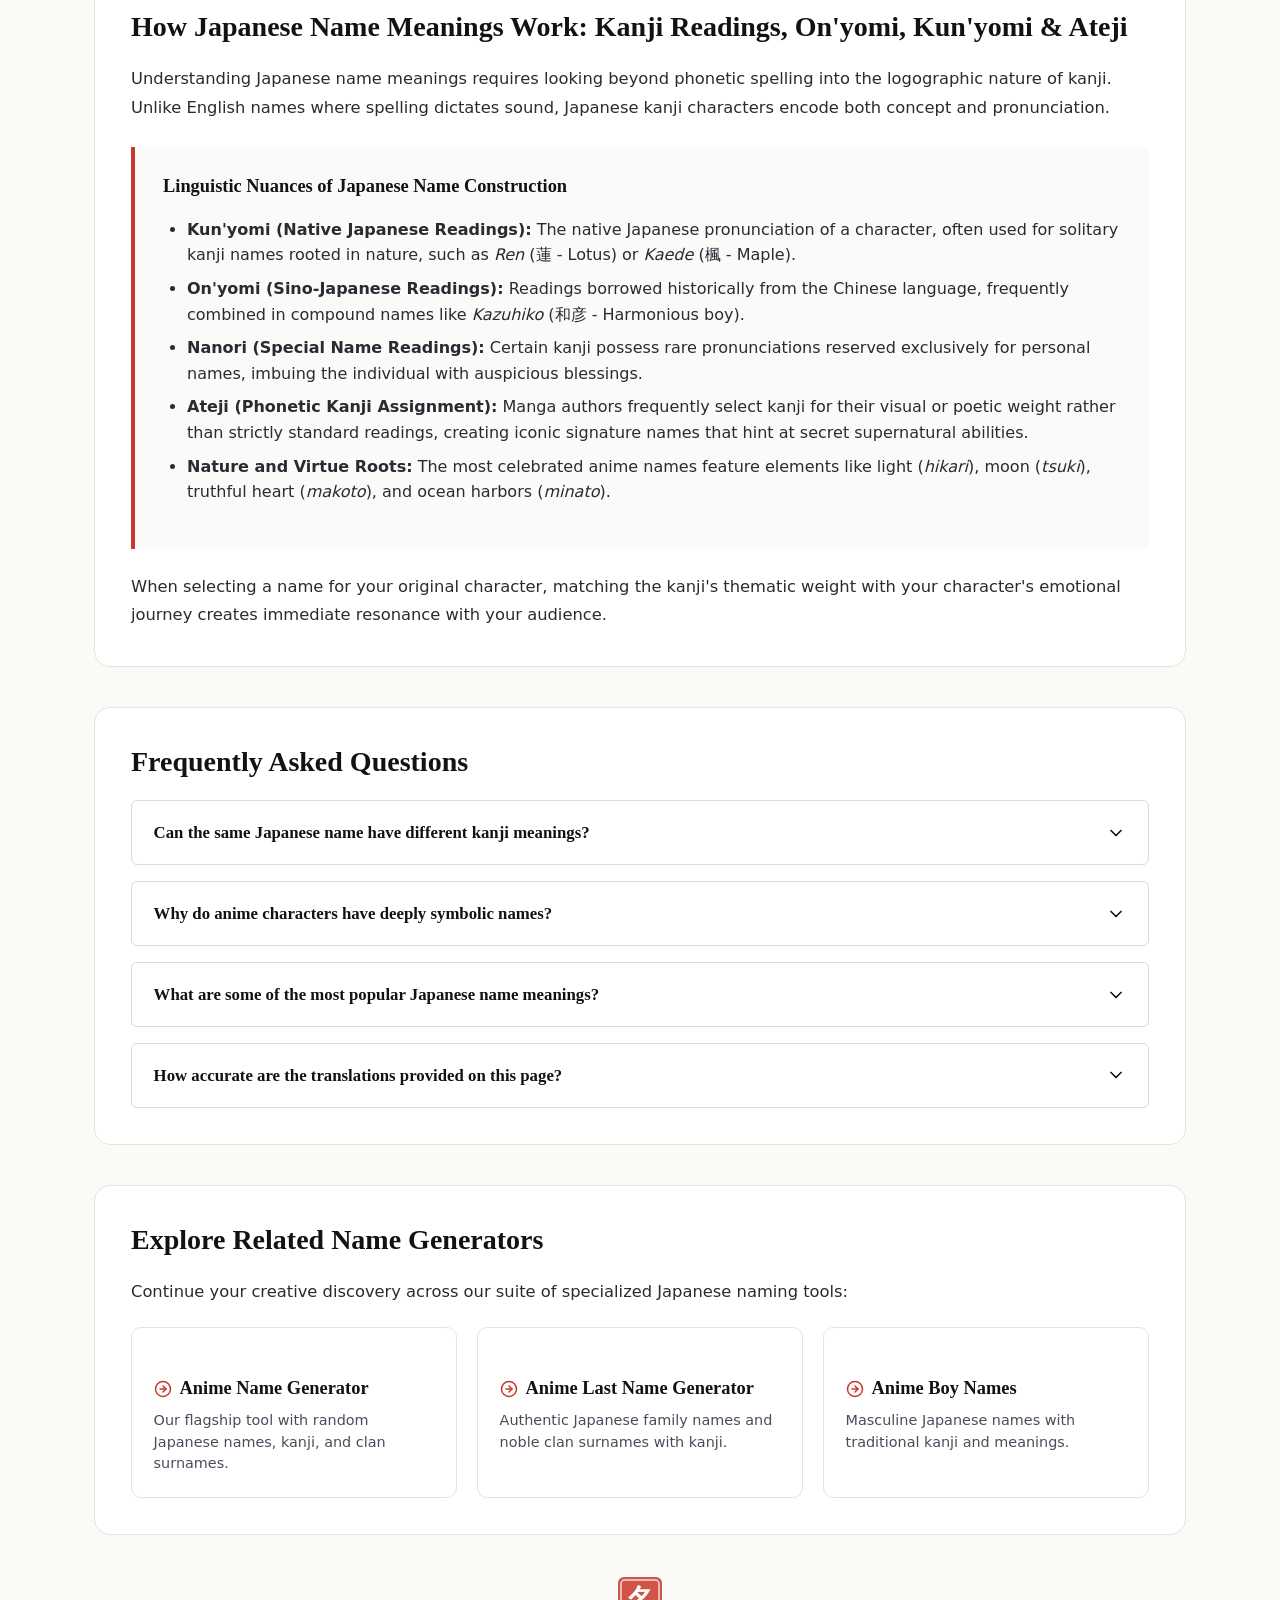
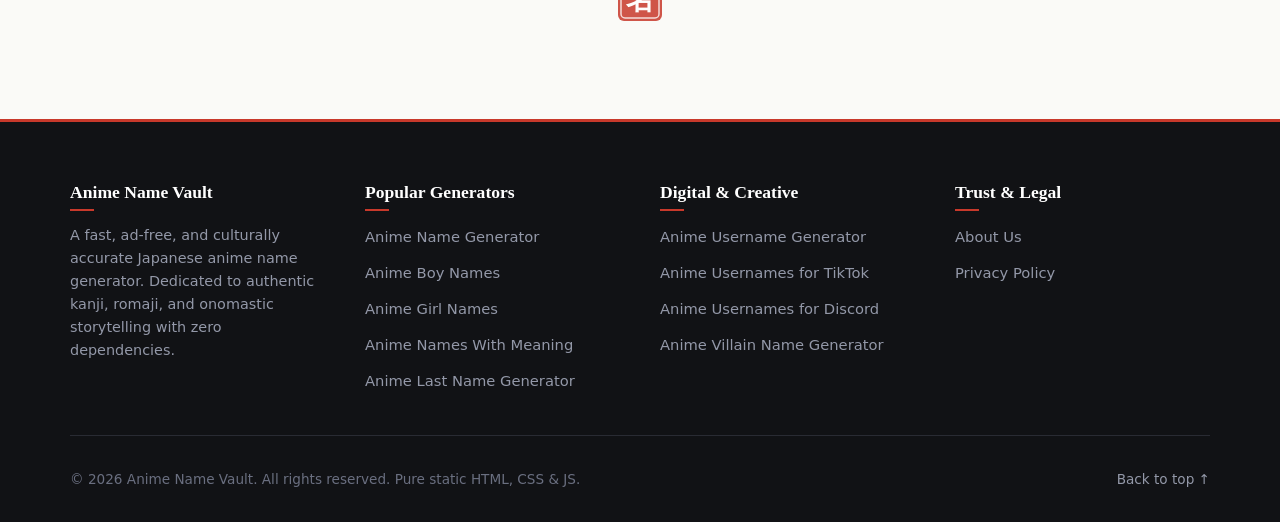
<file: anime-names-with-meaning.html>
<!DOCTYPE html>
<html lang="en">
<head>
  <meta charset="utf-8">
  <meta name="viewport" content="width=device-width, initial-scale=1.0">
  <title>Anime Names With Meaning: Kanji, Romaji and Origins</title>
  <meta name="description" content="Discover deep anime names with meaning, complete with kanji calligraphy and romaji origins. Find spiritual, nature, and symbolic Japanese character names now.">
  <!-- Pre-launch protection -->
  <meta name="robots" content="noindex, nofollow">
  <link rel="canonical" href="https://animenamevault.com/anime-names-with-meaning">

  <!-- Favicons & Manifest -->
  <link rel="icon" type="image/svg+xml" href="/img/favicon.svg">
  <link rel="alternate icon" type="image/x-icon" href="/img/favicon.ico">
  <link rel="icon" type="image/png" sizes="32x32" href="/img/favicon-32.png">
  <link rel="apple-touch-icon" sizes="180x180" href="/img/apple-touch-icon.png">
  <link rel="manifest" href="/site.webmanifest">
  <meta name="theme-color" content="#C8392B">

  <!-- Open Graph / Social Media -->
  <meta property="og:title" content="Anime Names With Meaning: Kanji, Romaji and Origins">
  <meta property="og:description" content="Discover deep anime names with meaning, complete with kanji calligraphy and romaji origins. Find spiritual, nature, and symbolic Japanese character names now.">
  <meta property="og:image" content="https://animenamevault.com/img/og-anime-names-with-meaning.png">
  <meta property="og:image:width" content="1200">
  <meta property="og:image:height" content="630">
  <meta property="og:image:alt" content="Anime Names With Meaning in Sumi and Shu Japanese calligraphy design">
  <meta property="og:url" content="https://animenamevault.com/anime-names-with-meaning">
  <meta property="og:type" content="website">

  <!-- Twitter Card -->
  <meta name="twitter:card" content="summary_large_image">
  <meta name="twitter:title" content="Anime Names With Meaning: Kanji, Romaji and Origins">
  <meta name="twitter:description" content="Discover deep anime names with meaning, complete with kanji calligraphy and romaji origins. Find spiritual, nature, and symbolic Japanese character names now.">
  <meta name="twitter:image" content="https://animenamevault.com/img/og-anime-names-with-meaning.png">

  <!-- Stylesheet -->
  <link rel="stylesheet" href="/css/style.css">

  <!-- JSON-LD Schemas -->
<script type="application/ld+json">
{
  "@context": "https://schema.org",
  "@type": "WebApplication",
  "name": "Anime Names With Meaning",
  "url": "https://animenamevault.com/anime-names-with-meaning",
  "description": "Discover deep anime names with meaning, complete with kanji calligraphy and romaji origins. Find spiritual, nature, and symbolic Japanese character names now.",
  "applicationCategory": "UtilitiesApplication",
  "operatingSystem": "Any",
  "offers": {
    "@type": "Offer",
    "price": "0",
    "priceCurrency": "USD"
  }
}
</script>
<script type="application/ld+json">
{
  "@context": "https://schema.org",
  "@type": "BreadcrumbList",
  "itemListElement": [
    {
      "@type": "ListItem",
      "position": 1,
      "name": "Home",
      "item": "https://animenamevault.com/"
    },
    {
      "@type": "ListItem",
      "position": 2,
      "name": "Anime Names With Meaning",
      "item": "https://animenamevault.com/anime-names-with-meaning"
    }
  ]
}
</script>
<script type="application/ld+json">
{
  "@context": "https://schema.org",
  "@type": "FAQPage",
  "mainEntity": [
    {
      "@type": "Question",
      "name": "Can the same Japanese name have different kanji meanings?",
      "acceptedAnswer": {
        "@type": "Answer",
        "text": "Yes. A single spoken name like 'Ren' can be written as 蓮 (lotus), 恋 (romantic love), or 廉 (honest integrity), completely transforming the character's thematic symbolism."
      }
    },
    {
      "@type": "Question",
      "name": "Why do anime characters have deeply symbolic names?",
      "acceptedAnswer": {
        "@type": "Answer",
        "text": "Japanese writers utilize the visual and historical layers of kanji to foreshadow a character's destiny, elemental powers, or personality traits from the moment they are introduced."
      }
    },
    {
      "@type": "Question",
      "name": "What are some of the most popular Japanese name meanings?",
      "acceptedAnswer": {
        "@type": "Answer",
        "text": "Auspicious themes such as celestial bodies (stars, sun, moon), blooming flora (sakura, lotus, wisteria), and moral virtues (courage, harmony, integrity) are among the most revered."
      }
    },
    {
      "@type": "Question",
      "name": "How accurate are the translations provided on this page?",
      "acceptedAnswer": {
        "@type": "Answer",
        "text": "All kanji pairings and English translations on this site are researched and verified against authoritative Japanese onomastic dictionaries to ensure linguistic integrity."
      }
    }
  ]
}
</script>
</head>
<body>
  <a href="#main" class="skip-link">Skip to main content</a>

  <header class="site-header">
    <div class="header-container">
      <a href="/" class="brand-link" aria-label="Anime Name Generator Home">
        <span class="brand-hanko" aria-hidden="true">名</span>
        <span class="brand-text">Anime Name Vault</span>
      </a>
      <nav aria-label="Main Navigation">
        <ul class="nav-links">
          <li><a href="/" >Home</a></li>
          <li><a href="/anime-boy-names" >Boy Names</a></li>
          <li><a href="/anime-girl-names" >Girl Names</a></li>
          <li><a href="/anime-names-with-meaning" aria-current='page'>Meanings</a></li>
          <li><a href="/anime-username-generator" >Usernames</a></li>
        </ul>
      </nav>
    </div>
  </header>

  <nav class="breadcrumb-nav" aria-label="Breadcrumb">
    <ol class="breadcrumbs">
      <li><a href="/">Home</a></li>
      <li><span aria-hidden="true">/</span></li>
      <li aria-current="page">Anime Names With Meaning</li>
    </ol>
  </nav>

  <main id="main">
    <section class="hero-section">
      <span class="hero-tag">Authentic Japanese Onomastics</span>
      <h1>Anime Names With Meaning</h1>
      <p class="hero-subtitle">Authentic Japanese kanji, accurate romaji pronunciation, and verified meanings with zero dependencies.</p>
    </section>

    <!-- Generator Tool Box -->
    <section class="generator-card" aria-label="Anime Names With Meaning Tool">
      <div class="generator-controls">
        <div class="control-group">
          <label for="gen-mode">Select Category</label>
          <select id="gen-mode" class="control-select">
            <option value="all">All / Random Japanese Names</option>
            <option value="boy">Anime Boy Names</option>
            <option value="girl">Anime Girl Names</option>
            <option value="lastname">Anime Surnames (Last Names)</option>
            <option value="meaning">Names with Meaning</option>
            <option value="villain">Anime Villain Names</option>
            <option value="username">Aesthetic Anime Usernames</option>
          </select>
        </div>

        <div class="control-group" id="platform-group" style="display: none;">
          <label for="gen-platform">Platform Style</label>
          <select id="gen-platform" class="control-select">
            <option value="general">General / Aesthetic Gamertag</option>
            <option value="tiktok">TikTok (Max 24 chars)</option>
            <option value="discord">Discord (Max 32 chars)</option>
          </select>
        </div>

        <div class="control-group">
          <label for="gen-count">Batch Size</label>
          <select id="gen-count" class="control-select">
            <option value="6">6 Names</option>
            <option value="12" selected>12 Names</option>
            <option value="20">20 Names</option>
          </select>
        </div>

        <div class="action-buttons">
          <button type="button" id="generate-btn" class="btn-primary">
            <svg width="18" height="18" viewBox="0 0 24 24" fill="none" stroke="currentColor" stroke-width="2" stroke-linecap="round" stroke-linejoin="round" aria-hidden="true"><path d="M21.5 2v6h-6M21.34 15.57a10 10 0 1 1-.57-8.38l5.67-5.67"></path></svg>
            <span>Generate Names</span>
          </button>
          <button type="button" id="copy-all-btn" class="btn-secondary">
            <svg width="16" height="16" viewBox="0 0 24 24" fill="none" stroke="currentColor" stroke-width="2" stroke-linecap="round" stroke-linejoin="round" aria-hidden="true"><rect x="9" y="9" width="13" height="13" rx="2" ry="2"></rect><path d="M5 15H4a2 2 0 0 1-2-2V4a2 2 0 0 1 2-2h9a2 2 0 0 1 2 2v1"></path></svg>
            <span>Copy All</span>
          </button>
        </div>
      </div>

      <!-- Pre-filled Results Grid (Works 100% with JS turned off) -->
      <div id="results-grid" class="results-grid" aria-label="Generated Names">
          <div class="name-card" tabindex="0" role="article" aria-label="Kazuhiko, kanji 和彦, meaning: Harmonious boy; brings peace to broken families">
            <div class="card-header">
              <h3 class="card-romaji">Kazuhiko</h3>
              <span class="card-kanji">和彦</span>
            </div>
            <p class="card-meaning">Harmonious boy; brings peace to broken families</p>
            <div class="card-actions">
              <button type="button" class="btn-copy-card" aria-label="Copy Kazuhiko">
                <svg class="icon" viewBox="0 0 24 24" width="16" height="16" fill="none" stroke="currentColor" stroke-width="2" stroke-linecap="round" stroke-linejoin="round" aria-hidden="true">
                  <rect x="9" y="9" width="13" height="13" rx="2" ry="2"></rect>
                  <path d="M5 15H4a2 2 0 0 1-2-2V4a2 2 0 0 1 2-2h9a2 2 0 0 1 2 2v1"></path>
                </svg>
                <span>Copy</span>
              </button>
            </div>
          </div>
          <div class="name-card" tabindex="0" role="article" aria-label="Hotaru, kanji 蛍, meaning: Firefly; gentle flicker of life illuminating dark swamps">
            <div class="card-header">
              <h3 class="card-romaji">Hotaru</h3>
              <span class="card-kanji">蛍</span>
            </div>
            <p class="card-meaning">Firefly; gentle flicker of life illuminating dark swamps</p>
            <div class="card-actions">
              <button type="button" class="btn-copy-card" aria-label="Copy Hotaru">
                <svg class="icon" viewBox="0 0 24 24" width="16" height="16" fill="none" stroke="currentColor" stroke-width="2" stroke-linecap="round" stroke-linejoin="round" aria-hidden="true">
                  <rect x="9" y="9" width="13" height="13" rx="2" ry="2"></rect>
                  <path d="M5 15H4a2 2 0 0 1-2-2V4a2 2 0 0 1 2-2h9a2 2 0 0 1 2 2v1"></path>
                </svg>
                <span>Copy</span>
              </button>
            </div>
          </div>
          <div class="name-card" tabindex="0" role="article" aria-label="Chihiro, kanji 千尋, meaning: A thousand fathoms; boundless emotional depth and resilience">
            <div class="card-header">
              <h3 class="card-romaji">Chihiro</h3>
              <span class="card-kanji">千尋</span>
            </div>
            <p class="card-meaning">A thousand fathoms; boundless emotional depth and resilience</p>
            <div class="card-actions">
              <button type="button" class="btn-copy-card" aria-label="Copy Chihiro">
                <svg class="icon" viewBox="0 0 24 24" width="16" height="16" fill="none" stroke="currentColor" stroke-width="2" stroke-linecap="round" stroke-linejoin="round" aria-hidden="true">
                  <rect x="9" y="9" width="13" height="13" rx="2" ry="2"></rect>
                  <path d="M5 15H4a2 2 0 0 1-2-2V4a2 2 0 0 1 2-2h9a2 2 0 0 1 2 2v1"></path>
                </svg>
                <span>Copy</span>
              </button>
            </div>
          </div>
          <div class="name-card" tabindex="0" role="article" aria-label="Ren, kanji 蓮, meaning: Sacred lotus rising pristine from muddy waters">
            <div class="card-header">
              <h3 class="card-romaji">Ren</h3>
              <span class="card-kanji">蓮</span>
            </div>
            <p class="card-meaning">Sacred lotus rising pristine from muddy waters</p>
            <div class="card-actions">
              <button type="button" class="btn-copy-card" aria-label="Copy Ren">
                <svg class="icon" viewBox="0 0 24 24" width="16" height="16" fill="none" stroke="currentColor" stroke-width="2" stroke-linecap="round" stroke-linejoin="round" aria-hidden="true">
                  <rect x="9" y="9" width="13" height="13" rx="2" ry="2"></rect>
                  <path d="M5 15H4a2 2 0 0 1-2-2V4a2 2 0 0 1 2-2h9a2 2 0 0 1 2 2v1"></path>
                </svg>
                <span>Copy</span>
              </button>
            </div>
          </div>
          <div class="name-card" tabindex="0" role="article" aria-label="Akane, kanji 茜, meaning: Deep madder red; vibrant crimson hue of sunset clouds">
            <div class="card-header">
              <h3 class="card-romaji">Akane</h3>
              <span class="card-kanji">茜</span>
            </div>
            <p class="card-meaning">Deep madder red; vibrant crimson hue of sunset clouds</p>
            <div class="card-actions">
              <button type="button" class="btn-copy-card" aria-label="Copy Akane">
                <svg class="icon" viewBox="0 0 24 24" width="16" height="16" fill="none" stroke="currentColor" stroke-width="2" stroke-linecap="round" stroke-linejoin="round" aria-hidden="true">
                  <rect x="9" y="9" width="13" height="13" rx="2" ry="2"></rect>
                  <path d="M5 15H4a2 2 0 0 1-2-2V4a2 2 0 0 1 2-2h9a2 2 0 0 1 2 2v1"></path>
                </svg>
                <span>Copy</span>
              </button>
            </div>
          </div>
          <div class="name-card" tabindex="0" role="article" aria-label="Makoto, kanji 誠, meaning: Pure truth, unyielding integrity and absolute loyalty">
            <div class="card-header">
              <h3 class="card-romaji">Makoto</h3>
              <span class="card-kanji">誠</span>
            </div>
            <p class="card-meaning">Pure truth, unyielding integrity and absolute loyalty</p>
            <div class="card-actions">
              <button type="button" class="btn-copy-card" aria-label="Copy Makoto">
                <svg class="icon" viewBox="0 0 24 24" width="16" height="16" fill="none" stroke="currentColor" stroke-width="2" stroke-linecap="round" stroke-linejoin="round" aria-hidden="true">
                  <rect x="9" y="9" width="13" height="13" rx="2" ry="2"></rect>
                  <path d="M5 15H4a2 2 0 0 1-2-2V4a2 2 0 0 1 2-2h9a2 2 0 0 1 2 2v1"></path>
                </svg>
                <span>Copy</span>
              </button>
            </div>
          </div>
      </div>

      <!-- Accessible screen reader announcement -->
      <div id="gen-live-region" class="sr-only" aria-live="polite"></div>
    </section>

    <!-- Introductory SEO Content -->
    <article class="content-section">
      <h2>Explore Authentic Anime Names With Meaning, Kanji, and Cultural Origins</h2>
      <p>Every memorable character in Japanese animation carries a title that foreshadows their destiny, and our database of anime names with meaning reveals the profound symbolism behind authentic Japanese naming traditions. In classical Japanese storytelling, names are rarely chosen for superficial sound alone; each character's kanji represents their elemental affinity, inner moral virtue, ancestral heritage, or tragic narrative arc across their heroic journey through fantasy realms, martial tournaments, and mystical landscapes.</p>
      <p>If you are looking for an anime name generator with kanji that provides authentic linguistic translations, our tool offers meticulously vetted entries for your creative projects. From names symbolizing fleeting fireflies in the twilight to eternal lotus blossoms rising from murky waters, exploring these anime names and meanings provides writers, worldbuilders, and novelists with deep cultural inspiration. Browse our curated collection below, or use the interactive tool above to generate new meaningful names with one-click copying for your manuscripts, manga scripts, and character design sheets.</p>
    </article>

    <!-- Static Curated List of 25 Unique Names -->
    <section class="content-section">
      <h2>Curated Collection: 25 Authentic Names with Kanji and Meaning</h2>
      <p>Browse our hand-curated registry of authentic names, complete with kanji calligraphy, romaji pronunciation, and English meaning. Every name in this collection is verified for onomastic accuracy and guaranteed unique across our website.</p>
      
      <div class="table-responsive">
        <table class="name-table">
          <thead>
            <tr>
              <th scope="col">Romaji Name</th>
              <th scope="col">Japanese Kanji</th>
              <th scope="col">English Meaning & Symbolism</th>
            </tr>
          </thead>
          <tbody>
            <tr>
              <td class="table-romaji">Kazuhiko</td>
              <td class="table-kanji">和彦</td>
              <td>Harmonious boy; brings peace to broken families</td>
            </tr>
            <tr>
              <td class="table-romaji">Hotaru</td>
              <td class="table-kanji">蛍</td>
              <td>Firefly; gentle flicker of life illuminating dark swamps</td>
            </tr>
            <tr>
              <td class="table-romaji">Chihiro</td>
              <td class="table-kanji">千尋</td>
              <td>A thousand fathoms; boundless emotional depth and resilience</td>
            </tr>
            <tr>
              <td class="table-romaji">Ren</td>
              <td class="table-kanji">蓮</td>
              <td>Sacred lotus rising pristine from muddy waters</td>
            </tr>
            <tr>
              <td class="table-romaji">Akane</td>
              <td class="table-kanji">茜</td>
              <td>Deep madder red; vibrant crimson hue of sunset clouds</td>
            </tr>
            <tr>
              <td class="table-romaji">Makoto</td>
              <td class="table-kanji">誠</td>
              <td>Pure truth, unyielding integrity and absolute loyalty</td>
            </tr>
            <tr>
              <td class="table-romaji">Kohaku</td>
              <td class="table-kanji">琥珀</td>
              <td>Precious amber gemstone preserving ancient memories</td>
            </tr>
            <tr>
              <td class="table-romaji">Tsukiko</td>
              <td class="table-kanji">月子</td>
              <td>Child of the moon; blessed with calm nocturnal grace</td>
            </tr>
            <tr>
              <td class="table-romaji">Shinobu</td>
              <td class="table-kanji">忍</td>
              <td>Endurance, stealth and patient resilience under pressure</td>
            </tr>
            <tr>
              <td class="table-romaji">Takumi</td>
              <td class="table-kanji">匠</td>
              <td>Master artisan craftsman with peerless hand precision</td>
            </tr>
            <tr>
              <td class="table-romaji">Midori</td>
              <td class="table-kanji">翠</td>
              <td>Verdant jade green; lush vitality of springtime foliage</td>
            </tr>
            <tr>
              <td class="table-romaji">Haruto</td>
              <td class="table-kanji">陽翔</td>
              <td>Soaring toward radiant sunlight with boundless courage</td>
            </tr>
            <tr>
              <td class="table-romaji">Kagami</td>
              <td class="table-kanji">鏡</td>
              <td>Sacred mirror reflecting truth without distortion</td>
            </tr>
            <tr>
              <td class="table-romaji">Minato</td>
              <td class="table-kanji">湊</td>
              <td>Sheltered harbor where wandering ships find safe refuge</td>
            </tr>
            <tr>
              <td class="table-romaji">Shiori</td>
              <td class="table-kanji">詩織</td>
              <td>Weaving delicate poetry; gentle chronicler of life</td>
            </tr>
            <tr>
              <td class="table-romaji">Kousei</td>
              <td class="table-kanji">公正</td>
              <td>Righteous justice, balance and unwavering fairness</td>
            </tr>
            <tr>
              <td class="table-romaji">Nanami</td>
              <td class="table-kanji">七海</td>
              <td>The seven expansive seas uniting distant lands</td>
            </tr>
            <tr>
              <td class="table-romaji">Renka</td>
              <td class="table-kanji">蓮花</td>
              <td>Lotus blossom symbolizing spiritual awakening</td>
            </tr>
            <tr>
              <td class="table-romaji">Soutaro</td>
              <td class="table-kanji">創太郎</td>
              <td>Original pioneer son who creates new paths for others</td>
            </tr>
            <tr>
              <td class="table-romaji">Yozora</td>
              <td class="table-kanji">夜空</td>
              <td>Vast midnight sky glittering with silent distant stars</td>
            </tr>
            <tr>
              <td class="table-romaji">Chitose</td>
              <td class="table-kanji">千歳</td>
              <td>A thousand years of longevity, peace and enduring honor</td>
            </tr>
            <tr>
              <td class="table-romaji">Genki</td>
              <td class="table-kanji">元気</td>
              <td>Original primal spirit brimming with joy and health</td>
            </tr>
            <tr>
              <td class="table-romaji">Ayumu</td>
              <td class="table-kanji">歩</td>
              <td>Walking forward step by step with steady determination</td>
            </tr>
            <tr>
              <td class="table-romaji">Kaede</td>
              <td class="table-kanji">楓</td>
              <td>Maple tree whose autumn leaves glow like amber fires</td>
            </tr>
            <tr>
              <td class="table-romaji">Ryota</td>
              <td class="table-kanji">涼太</td>
              <td>Refreshing cool breeze bringing comfort on sweltering days</td>
            </tr>
          </tbody>
        </table>
      </div>
    </section>

    <!-- Page-Specific Deep Dive Section -->
    <section class="content-section">
      <h2>How Japanese Name Meanings Work: Kanji Readings, On'yomi, Kun'yomi & Ateji</h2>

          <p>Understanding Japanese name meanings requires looking beyond phonetic spelling into the logographic nature of kanji. Unlike English names where spelling dictates sound, Japanese kanji characters encode both concept and pronunciation.</p>
          <div class="feature-callout">
            <h4>Linguistic Nuances of Japanese Name Construction</h4>
            <ul>
              <li><strong>Kun'yomi (Native Japanese Readings):</strong> The native Japanese pronunciation of a character, often used for solitary kanji names rooted in nature, such as <em>Ren</em> (蓮 - Lotus) or <em>Kaede</em> (楓 - Maple).</li>
              <li><strong>On'yomi (Sino-Japanese Readings):</strong> Readings borrowed historically from the Chinese language, frequently combined in compound names like <em>Kazuhiko</em> (和彦 - Harmonious boy).</li>
              <li><strong>Nanori (Special Name Readings):</strong> Certain kanji possess rare pronunciations reserved exclusively for personal names, imbuing the individual with auspicious blessings.</li>
              <li><strong>Ateji (Phonetic Kanji Assignment):</strong> Manga authors frequently select kanji for their visual or poetic weight rather than strictly standard readings, creating iconic signature names that hint at secret supernatural abilities.</li>
              <li><strong>Nature and Virtue Roots:</strong> The most celebrated anime names feature elements like light (<em>hikari</em>), moon (<em>tsuki</em>), truthful heart (<em>makoto</em>), and ocean harbors (<em>minato</em>).</li>
            </ul>
          </div>
          <p>When selecting a name for your original character, matching the kanji's thematic weight with your character's emotional journey creates immediate resonance with your audience.</p>
        
    </section>

    <!-- Unique FAQs Section -->
    <section class="content-section">
      <h2>Frequently Asked Questions</h2>
      <div class="faq-list">
        <details class="faq-item">
          <summary class="faq-question">
            <span>Can the same Japanese name have different kanji meanings?</span>
            <svg class="faq-icon" width="20" height="20" viewBox="0 0 24 24" fill="none" stroke="currentColor" stroke-width="2" stroke-linecap="round" stroke-linejoin="round" aria-hidden="true">
              <polyline points="6 9 12 15 18 9"></polyline>
            </svg>
          </summary>
          <div class="faq-answer">
            <p>Yes. A single spoken name like 'Ren' can be written as 蓮 (lotus), 恋 (romantic love), or 廉 (honest integrity), completely transforming the character's thematic symbolism.</p>
          </div>
        </details>
        <details class="faq-item">
          <summary class="faq-question">
            <span>Why do anime characters have deeply symbolic names?</span>
            <svg class="faq-icon" width="20" height="20" viewBox="0 0 24 24" fill="none" stroke="currentColor" stroke-width="2" stroke-linecap="round" stroke-linejoin="round" aria-hidden="true">
              <polyline points="6 9 12 15 18 9"></polyline>
            </svg>
          </summary>
          <div class="faq-answer">
            <p>Japanese writers utilize the visual and historical layers of kanji to foreshadow a character's destiny, elemental powers, or personality traits from the moment they are introduced.</p>
          </div>
        </details>
        <details class="faq-item">
          <summary class="faq-question">
            <span>What are some of the most popular Japanese name meanings?</span>
            <svg class="faq-icon" width="20" height="20" viewBox="0 0 24 24" fill="none" stroke="currentColor" stroke-width="2" stroke-linecap="round" stroke-linejoin="round" aria-hidden="true">
              <polyline points="6 9 12 15 18 9"></polyline>
            </svg>
          </summary>
          <div class="faq-answer">
            <p>Auspicious themes such as celestial bodies (stars, sun, moon), blooming flora (sakura, lotus, wisteria), and moral virtues (courage, harmony, integrity) are among the most revered.</p>
          </div>
        </details>
        <details class="faq-item">
          <summary class="faq-question">
            <span>How accurate are the translations provided on this page?</span>
            <svg class="faq-icon" width="20" height="20" viewBox="0 0 24 24" fill="none" stroke="currentColor" stroke-width="2" stroke-linecap="round" stroke-linejoin="round" aria-hidden="true">
              <polyline points="6 9 12 15 18 9"></polyline>
            </svg>
          </summary>
          <div class="faq-answer">
            <p>All kanji pairings and English translations on this site are researched and verified against authoritative Japanese onomastic dictionaries to ensure linguistic integrity.</p>
          </div>
        </details>
      </div>
    </section>

    <!-- Related Generators Navigation -->
    <section class="content-section">
      <h2>Explore Related Name Generators</h2>
      <p>Continue your creative discovery across our suite of specialized Japanese naming tools:</p>
      <div class="related-grid">
        <a href="/" class="related-card">
          <h3>
            <svg width="18" height="18" viewBox="0 0 24 24" fill="none" stroke="#C8392B" stroke-width="2" stroke-linecap="round" stroke-linejoin="round" aria-hidden="true"><circle cx="12" cy="12" r="10"></circle><polyline points="12 16 16 12 12 8"></polyline><line x1="8" y1="12" x2="16" y2="12"></line></svg>
            <span>Anime Name Generator</span>
          </h3>
          <p>Our flagship tool with random Japanese names, kanji, and clan surnames.</p>
        </a>
        <a href="/anime-last-name-generator" class="related-card">
          <h3>
            <svg width="18" height="18" viewBox="0 0 24 24" fill="none" stroke="#C8392B" stroke-width="2" stroke-linecap="round" stroke-linejoin="round" aria-hidden="true"><circle cx="12" cy="12" r="10"></circle><polyline points="12 16 16 12 12 8"></polyline><line x1="8" y1="12" x2="16" y2="12"></line></svg>
            <span>Anime Last Name Generator</span>
          </h3>
          <p>Authentic Japanese family names and noble clan surnames with kanji.</p>
        </a>
        <a href="/anime-boy-names" class="related-card">
          <h3>
            <svg width="18" height="18" viewBox="0 0 24 24" fill="none" stroke="#C8392B" stroke-width="2" stroke-linecap="round" stroke-linejoin="round" aria-hidden="true"><circle cx="12" cy="12" r="10"></circle><polyline points="12 16 16 12 12 8"></polyline><line x1="8" y1="12" x2="16" y2="12"></line></svg>
            <span>Anime Boy Names</span>
          </h3>
          <p>Masculine Japanese names with traditional kanji and meanings.</p>
        </a>
      </div>
    </section>

    <!-- Decorative Stamp -->
    <div style="text-align: center; margin: 2rem 0;">
      <img src="/img/hanko-stamp.svg" alt="Authentic anime names with meaning seal badge" width="48" height="48" class="section-stamp" loading="lazy">
    </div>
  </main>

  <footer class="site-footer">
    <div class="footer-container">
      <div class="footer-col">
        <h4>Anime Name Vault</h4>
        <p>A fast, ad-free, and culturally accurate Japanese anime name generator. Dedicated to authentic kanji, romaji, and onomastic storytelling with zero dependencies.</p>
      </div>
      <div class="footer-col">
        <h4>Popular Generators</h4>
        <ul class="footer-links">
          <li><a href="/">Anime Name Generator</a></li>
          <li><a href="/anime-boy-names">Anime Boy Names</a></li>
          <li><a href="/anime-girl-names">Anime Girl Names</a></li>
          <li><a href="/anime-names-with-meaning">Anime Names With Meaning</a></li>
          <li><a href="/anime-last-name-generator">Anime Last Name Generator</a></li>
        </ul>
      </div>
      <div class="footer-col">
        <h4>Digital & Creative</h4>
        <ul class="footer-links">
          <li><a href="/anime-username-generator">Anime Username Generator</a></li>
          <li><a href="/anime-usernames-for-tiktok">Anime Usernames for TikTok</a></li>
          <li><a href="/anime-usernames-for-discord">Anime Usernames for Discord</a></li>
          <li><a href="/anime-villain-name-generator">Anime Villain Name Generator</a></li>
        </ul>
      </div>
      <div class="footer-col">
        <h4>Trust & Legal</h4>
        <ul class="footer-links">
          <li><a href="/about">About Us</a></li>
          <li><a href="/privacy">Privacy Policy</a></li>
        </ul>
      </div>
    </div>
    <div class="footer-bottom">
      <p>&copy; 2026 Anime Name Vault. All rights reserved. Pure static HTML, CSS &amp; JS.</p>
      <p><a href="#main">Back to top &uarr;</a></p>
    </div>
  </footer>

  <!-- Toast Notice Container -->
  <div id="toast" class="toast-notice" role="status" aria-live="polite"></div>

  <!-- Scripts -->
  <script>
    window.__INITIAL_MODE = "meaning";
    window.__INITIAL_PLATFORM = "general";
  </script>
  <script src="/js/data.js"></script>
  <script src="/js/generator.js"></script>
</body>
</html>
</file>
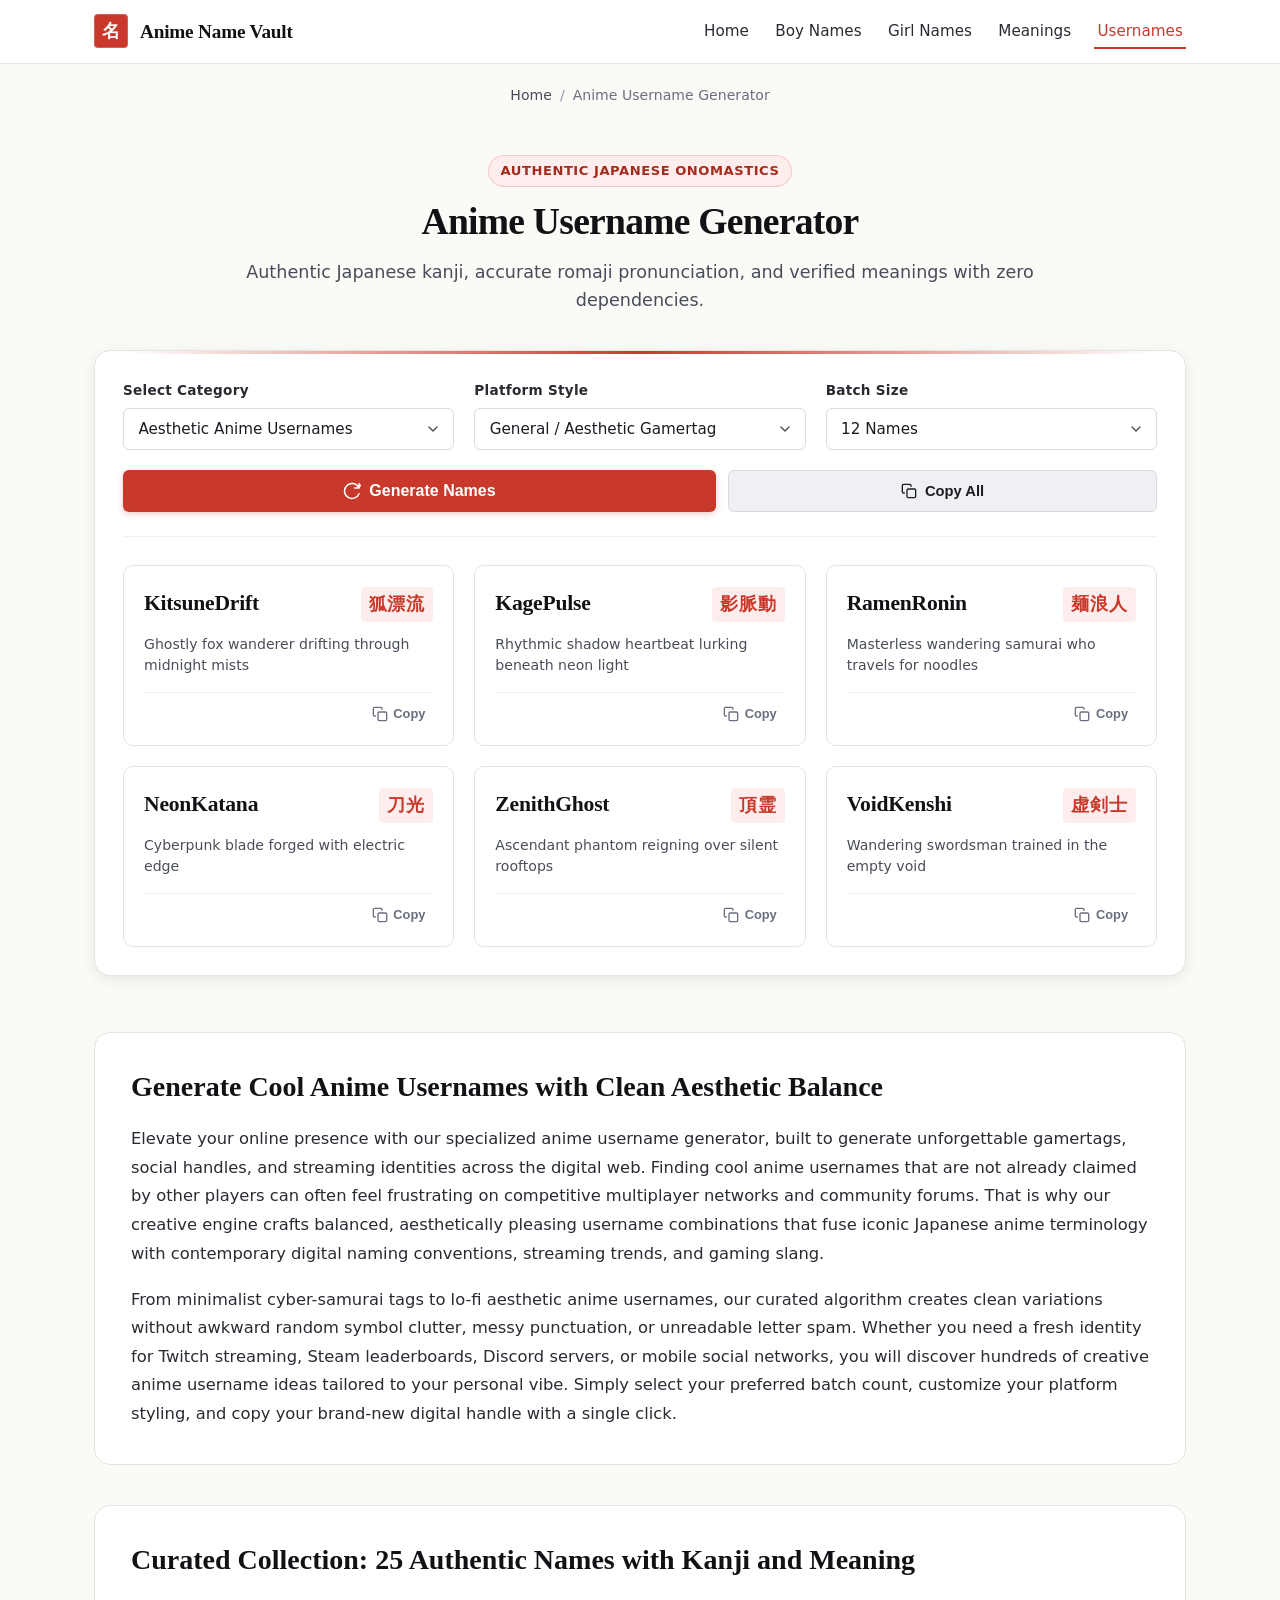
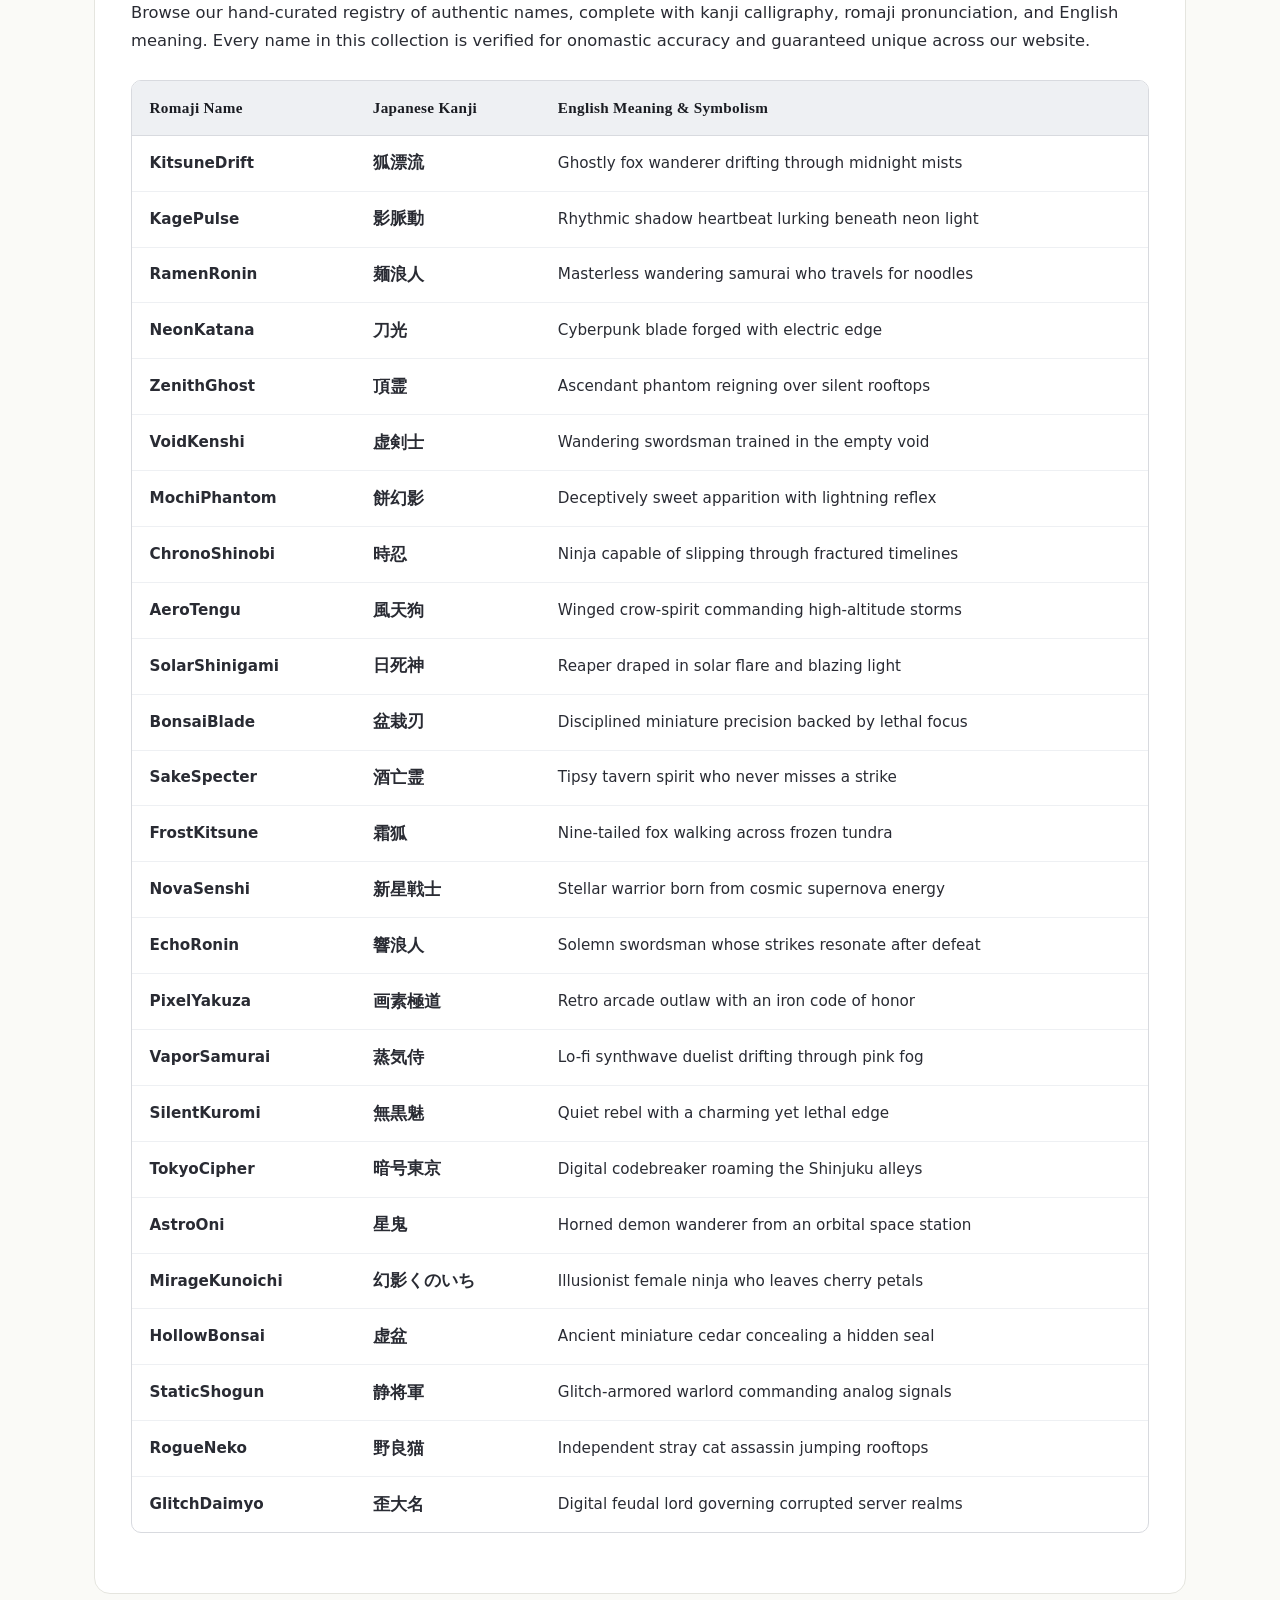
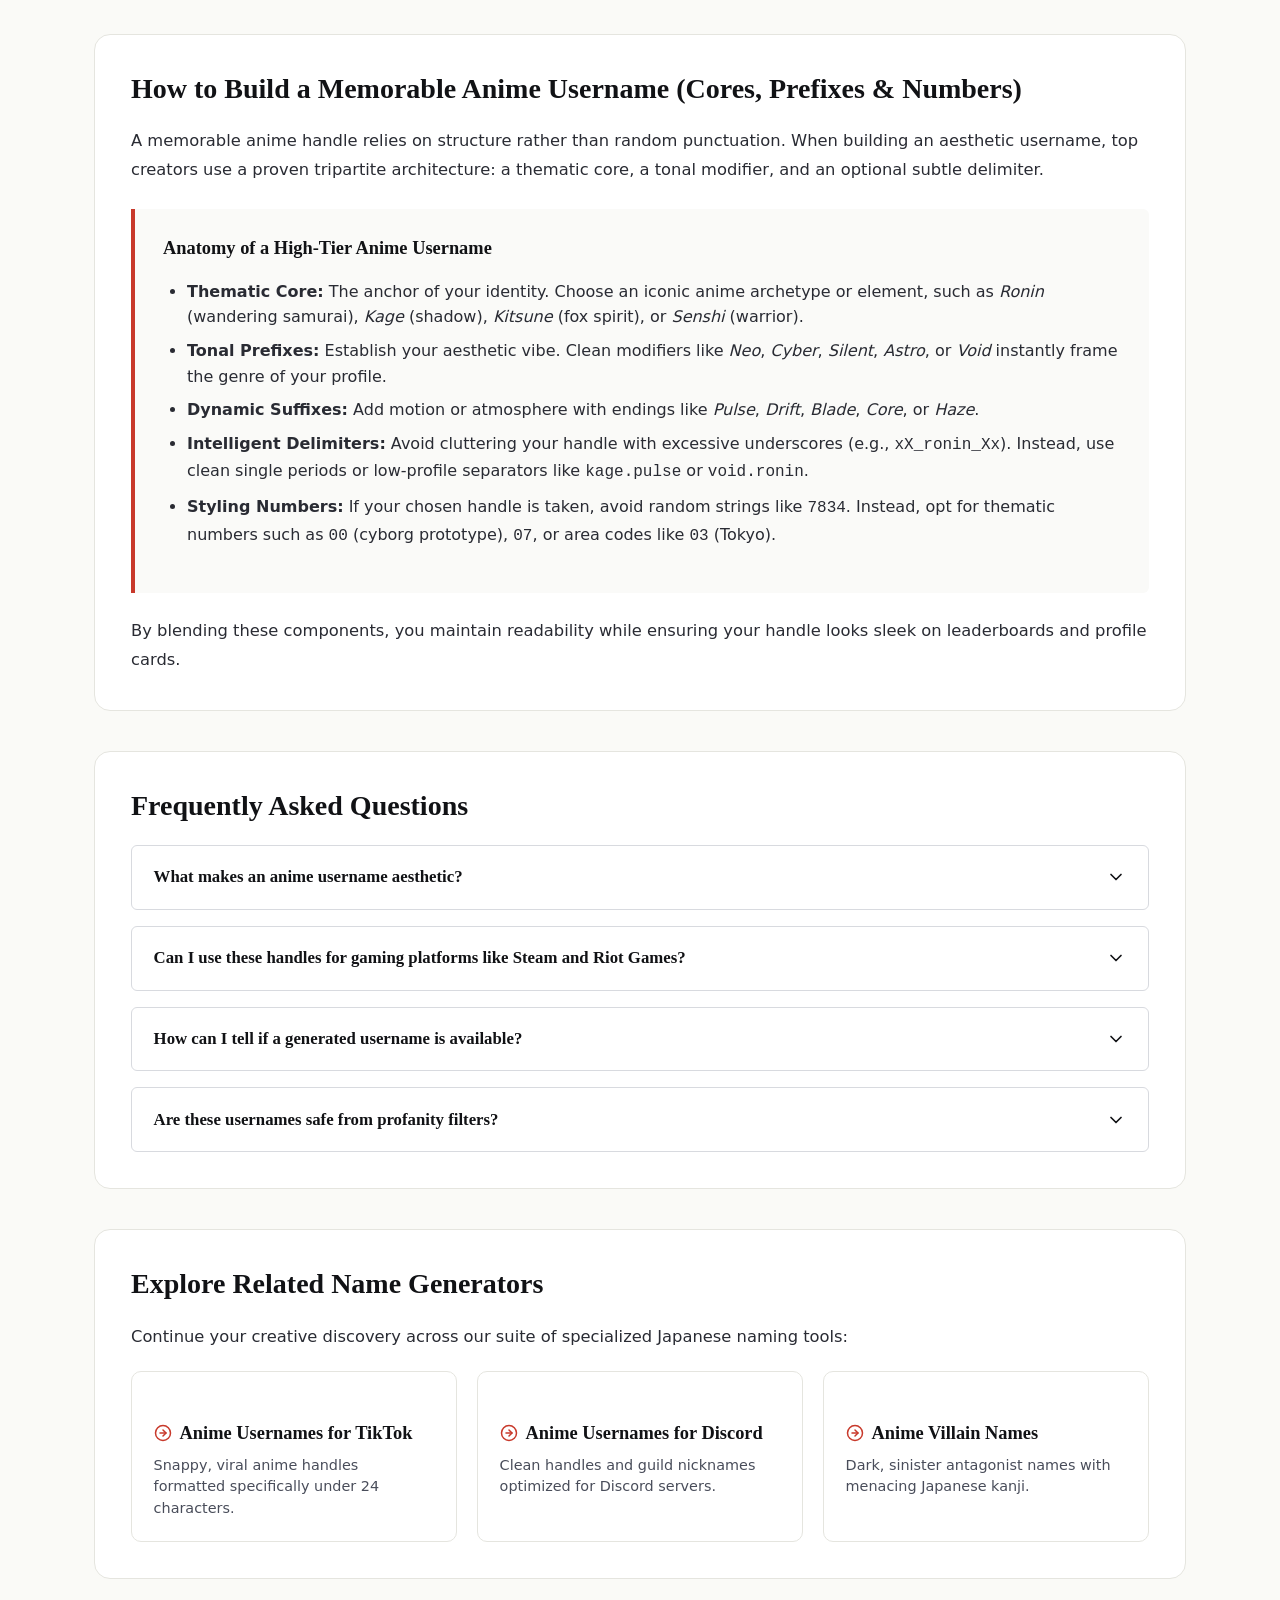
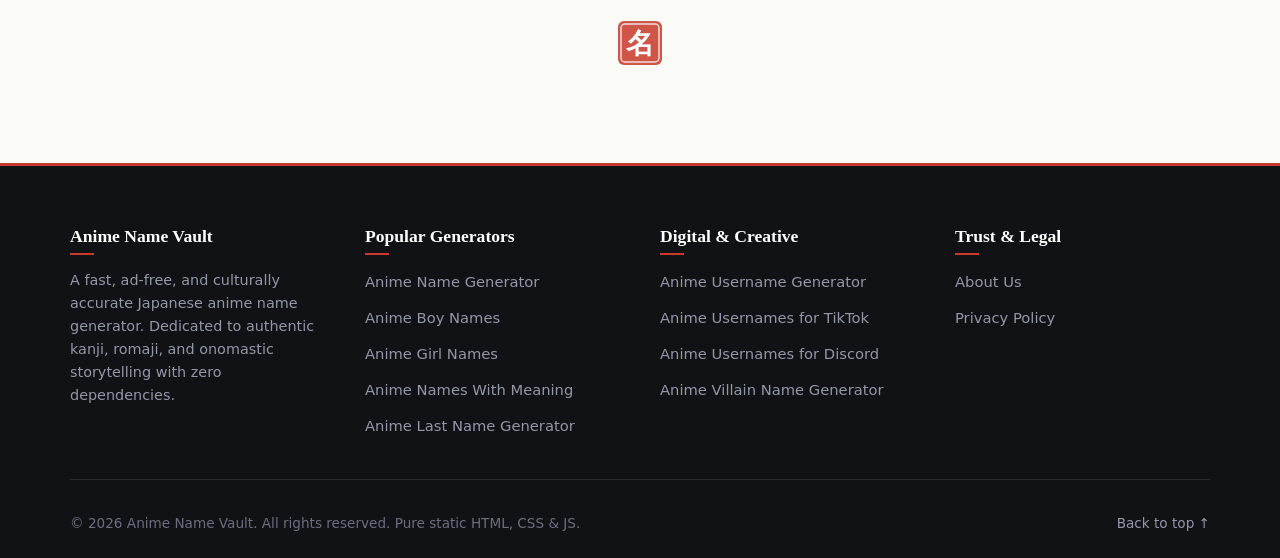
<file: anime-username-generator.html>
<!DOCTYPE html>
<html lang="en">
<head>
  <meta charset="utf-8">
  <meta name="viewport" content="width=device-width, initial-scale=1.0">
  <title>Anime Username Generator: Cool & Aesthetic Usernames</title>
  <meta name="description" content="Create aesthetic handles and gamertags with our anime username generator. Discover cool anime usernames with clean style, zero repeats, and instant copying.">
  <!-- Pre-launch protection -->
  <meta name="robots" content="noindex, nofollow">
  <link rel="canonical" href="https://animenamevault.com/anime-username-generator">

  <!-- Favicons & Manifest -->
  <link rel="icon" type="image/svg+xml" href="/img/favicon.svg">
  <link rel="alternate icon" type="image/x-icon" href="/img/favicon.ico">
  <link rel="icon" type="image/png" sizes="32x32" href="/img/favicon-32.png">
  <link rel="apple-touch-icon" sizes="180x180" href="/img/apple-touch-icon.png">
  <link rel="manifest" href="/site.webmanifest">
  <meta name="theme-color" content="#C8392B">

  <!-- Open Graph / Social Media -->
  <meta property="og:title" content="Anime Username Generator: Cool & Aesthetic Usernames">
  <meta property="og:description" content="Create aesthetic handles and gamertags with our anime username generator. Discover cool anime usernames with clean style, zero repeats, and instant copying.">
  <meta property="og:image" content="https://animenamevault.com/img/og-anime-username-generator.png">
  <meta property="og:image:width" content="1200">
  <meta property="og:image:height" content="630">
  <meta property="og:image:alt" content="Anime Username Generator in Sumi and Shu Japanese calligraphy design">
  <meta property="og:url" content="https://animenamevault.com/anime-username-generator">
  <meta property="og:type" content="website">

  <!-- Twitter Card -->
  <meta name="twitter:card" content="summary_large_image">
  <meta name="twitter:title" content="Anime Username Generator: Cool & Aesthetic Usernames">
  <meta name="twitter:description" content="Create aesthetic handles and gamertags with our anime username generator. Discover cool anime usernames with clean style, zero repeats, and instant copying.">
  <meta name="twitter:image" content="https://animenamevault.com/img/og-anime-username-generator.png">

  <!-- Stylesheet -->
  <link rel="stylesheet" href="/css/style.css">

  <!-- JSON-LD Schemas -->
<script type="application/ld+json">
{
  "@context": "https://schema.org",
  "@type": "WebApplication",
  "name": "Anime Username Generator",
  "url": "https://animenamevault.com/anime-username-generator",
  "description": "Create aesthetic handles and gamertags with our anime username generator. Discover cool anime usernames with clean style, zero repeats, and instant copying.",
  "applicationCategory": "UtilitiesApplication",
  "operatingSystem": "Any",
  "offers": {
    "@type": "Offer",
    "price": "0",
    "priceCurrency": "USD"
  }
}
</script>
<script type="application/ld+json">
{
  "@context": "https://schema.org",
  "@type": "BreadcrumbList",
  "itemListElement": [
    {
      "@type": "ListItem",
      "position": 1,
      "name": "Home",
      "item": "https://animenamevault.com/"
    },
    {
      "@type": "ListItem",
      "position": 2,
      "name": "Anime Username Generator",
      "item": "https://animenamevault.com/anime-username-generator"
    }
  ]
}
</script>
<script type="application/ld+json">
{
  "@context": "https://schema.org",
  "@type": "FAQPage",
  "mainEntity": [
    {
      "@type": "Question",
      "name": "What makes an anime username aesthetic?",
      "acceptedAnswer": {
        "@type": "Answer",
        "text": "Aesthetic anime usernames rely on balanced syllable rhythm, evocative Japanese words like kage or yume, and minimalist formatting without excessive numbers or chaotic symbols."
      }
    },
    {
      "@type": "Question",
      "name": "Can I use these handles for gaming platforms like Steam and Riot Games?",
      "acceptedAnswer": {
        "@type": "Answer",
        "text": "Yes. The generated usernames fit character length guidelines across Steam, Epic Games, Riot, PlayStation Network, and Xbox Live."
      }
    },
    {
      "@type": "Question",
      "name": "How can I tell if a generated username is available?",
      "acceptedAnswer": {
        "@type": "Answer",
        "text": "Because our generator combines diverse prefixes, cores, and suffixes, many generated combinations remain unclaimed. You can test your favorites directly on your desired platform's sign-up page."
      }
    },
    {
      "@type": "Question",
      "name": "Are these usernames safe from profanity filters?",
      "acceptedAnswer": {
        "@type": "Answer",
        "text": "Yes. Our naming dictionary is rigorously vetted to exclude offensive terms, slurs, and accidental inappropriate slang in both English and Japanese."
      }
    }
  ]
}
</script>
</head>
<body>
  <a href="#main" class="skip-link">Skip to main content</a>

  <header class="site-header">
    <div class="header-container">
      <a href="/" class="brand-link" aria-label="Anime Name Generator Home">
        <span class="brand-hanko" aria-hidden="true">名</span>
        <span class="brand-text">Anime Name Vault</span>
      </a>
      <nav aria-label="Main Navigation">
        <ul class="nav-links">
          <li><a href="/" >Home</a></li>
          <li><a href="/anime-boy-names" >Boy Names</a></li>
          <li><a href="/anime-girl-names" >Girl Names</a></li>
          <li><a href="/anime-names-with-meaning" >Meanings</a></li>
          <li><a href="/anime-username-generator" aria-current='page'>Usernames</a></li>
        </ul>
      </nav>
    </div>
  </header>

  <nav class="breadcrumb-nav" aria-label="Breadcrumb">
    <ol class="breadcrumbs">
      <li><a href="/">Home</a></li>
      <li><span aria-hidden="true">/</span></li>
      <li aria-current="page">Anime Username Generator</li>
    </ol>
  </nav>

  <main id="main">
    <section class="hero-section">
      <span class="hero-tag">Authentic Japanese Onomastics</span>
      <h1>Anime Username Generator</h1>
      <p class="hero-subtitle">Authentic Japanese kanji, accurate romaji pronunciation, and verified meanings with zero dependencies.</p>
    </section>

    <!-- Generator Tool Box -->
    <section class="generator-card" aria-label="Anime Username Generator Tool">
      <div class="generator-controls">
        <div class="control-group">
          <label for="gen-mode">Select Category</label>
          <select id="gen-mode" class="control-select">
            <option value="all">All / Random Japanese Names</option>
            <option value="boy">Anime Boy Names</option>
            <option value="girl">Anime Girl Names</option>
            <option value="lastname">Anime Surnames (Last Names)</option>
            <option value="meaning">Names with Meaning</option>
            <option value="villain">Anime Villain Names</option>
            <option value="username">Aesthetic Anime Usernames</option>
          </select>
        </div>

        <div class="control-group" id="platform-group" style="display: flex;">
          <label for="gen-platform">Platform Style</label>
          <select id="gen-platform" class="control-select">
            <option value="general">General / Aesthetic Gamertag</option>
            <option value="tiktok">TikTok (Max 24 chars)</option>
            <option value="discord">Discord (Max 32 chars)</option>
          </select>
        </div>

        <div class="control-group">
          <label for="gen-count">Batch Size</label>
          <select id="gen-count" class="control-select">
            <option value="6">6 Names</option>
            <option value="12" selected>12 Names</option>
            <option value="20">20 Names</option>
          </select>
        </div>

        <div class="action-buttons">
          <button type="button" id="generate-btn" class="btn-primary">
            <svg width="18" height="18" viewBox="0 0 24 24" fill="none" stroke="currentColor" stroke-width="2" stroke-linecap="round" stroke-linejoin="round" aria-hidden="true"><path d="M21.5 2v6h-6M21.34 15.57a10 10 0 1 1-.57-8.38l5.67-5.67"></path></svg>
            <span>Generate Names</span>
          </button>
          <button type="button" id="copy-all-btn" class="btn-secondary">
            <svg width="16" height="16" viewBox="0 0 24 24" fill="none" stroke="currentColor" stroke-width="2" stroke-linecap="round" stroke-linejoin="round" aria-hidden="true"><rect x="9" y="9" width="13" height="13" rx="2" ry="2"></rect><path d="M5 15H4a2 2 0 0 1-2-2V4a2 2 0 0 1 2-2h9a2 2 0 0 1 2 2v1"></path></svg>
            <span>Copy All</span>
          </button>
        </div>
      </div>

      <!-- Pre-filled Results Grid (Works 100% with JS turned off) -->
      <div id="results-grid" class="results-grid" aria-label="Generated Names">
          <div class="name-card" tabindex="0" role="article" aria-label="KitsuneDrift, kanji 狐漂流, meaning: Ghostly fox wanderer drifting through midnight mists">
            <div class="card-header">
              <h3 class="card-romaji">KitsuneDrift</h3>
              <span class="card-kanji">狐漂流</span>
            </div>
            <p class="card-meaning">Ghostly fox wanderer drifting through midnight mists</p>
            <div class="card-actions">
              <button type="button" class="btn-copy-card" aria-label="Copy KitsuneDrift">
                <svg class="icon" viewBox="0 0 24 24" width="16" height="16" fill="none" stroke="currentColor" stroke-width="2" stroke-linecap="round" stroke-linejoin="round" aria-hidden="true">
                  <rect x="9" y="9" width="13" height="13" rx="2" ry="2"></rect>
                  <path d="M5 15H4a2 2 0 0 1-2-2V4a2 2 0 0 1 2-2h9a2 2 0 0 1 2 2v1"></path>
                </svg>
                <span>Copy</span>
              </button>
            </div>
          </div>
          <div class="name-card" tabindex="0" role="article" aria-label="KagePulse, kanji 影脈動, meaning: Rhythmic shadow heartbeat lurking beneath neon light">
            <div class="card-header">
              <h3 class="card-romaji">KagePulse</h3>
              <span class="card-kanji">影脈動</span>
            </div>
            <p class="card-meaning">Rhythmic shadow heartbeat lurking beneath neon light</p>
            <div class="card-actions">
              <button type="button" class="btn-copy-card" aria-label="Copy KagePulse">
                <svg class="icon" viewBox="0 0 24 24" width="16" height="16" fill="none" stroke="currentColor" stroke-width="2" stroke-linecap="round" stroke-linejoin="round" aria-hidden="true">
                  <rect x="9" y="9" width="13" height="13" rx="2" ry="2"></rect>
                  <path d="M5 15H4a2 2 0 0 1-2-2V4a2 2 0 0 1 2-2h9a2 2 0 0 1 2 2v1"></path>
                </svg>
                <span>Copy</span>
              </button>
            </div>
          </div>
          <div class="name-card" tabindex="0" role="article" aria-label="RamenRonin, kanji 麺浪人, meaning: Masterless wandering samurai who travels for noodles">
            <div class="card-header">
              <h3 class="card-romaji">RamenRonin</h3>
              <span class="card-kanji">麺浪人</span>
            </div>
            <p class="card-meaning">Masterless wandering samurai who travels for noodles</p>
            <div class="card-actions">
              <button type="button" class="btn-copy-card" aria-label="Copy RamenRonin">
                <svg class="icon" viewBox="0 0 24 24" width="16" height="16" fill="none" stroke="currentColor" stroke-width="2" stroke-linecap="round" stroke-linejoin="round" aria-hidden="true">
                  <rect x="9" y="9" width="13" height="13" rx="2" ry="2"></rect>
                  <path d="M5 15H4a2 2 0 0 1-2-2V4a2 2 0 0 1 2-2h9a2 2 0 0 1 2 2v1"></path>
                </svg>
                <span>Copy</span>
              </button>
            </div>
          </div>
          <div class="name-card" tabindex="0" role="article" aria-label="NeonKatana, kanji 刀光, meaning: Cyberpunk blade forged with electric edge">
            <div class="card-header">
              <h3 class="card-romaji">NeonKatana</h3>
              <span class="card-kanji">刀光</span>
            </div>
            <p class="card-meaning">Cyberpunk blade forged with electric edge</p>
            <div class="card-actions">
              <button type="button" class="btn-copy-card" aria-label="Copy NeonKatana">
                <svg class="icon" viewBox="0 0 24 24" width="16" height="16" fill="none" stroke="currentColor" stroke-width="2" stroke-linecap="round" stroke-linejoin="round" aria-hidden="true">
                  <rect x="9" y="9" width="13" height="13" rx="2" ry="2"></rect>
                  <path d="M5 15H4a2 2 0 0 1-2-2V4a2 2 0 0 1 2-2h9a2 2 0 0 1 2 2v1"></path>
                </svg>
                <span>Copy</span>
              </button>
            </div>
          </div>
          <div class="name-card" tabindex="0" role="article" aria-label="ZenithGhost, kanji 頂霊, meaning: Ascendant phantom reigning over silent rooftops">
            <div class="card-header">
              <h3 class="card-romaji">ZenithGhost</h3>
              <span class="card-kanji">頂霊</span>
            </div>
            <p class="card-meaning">Ascendant phantom reigning over silent rooftops</p>
            <div class="card-actions">
              <button type="button" class="btn-copy-card" aria-label="Copy ZenithGhost">
                <svg class="icon" viewBox="0 0 24 24" width="16" height="16" fill="none" stroke="currentColor" stroke-width="2" stroke-linecap="round" stroke-linejoin="round" aria-hidden="true">
                  <rect x="9" y="9" width="13" height="13" rx="2" ry="2"></rect>
                  <path d="M5 15H4a2 2 0 0 1-2-2V4a2 2 0 0 1 2-2h9a2 2 0 0 1 2 2v1"></path>
                </svg>
                <span>Copy</span>
              </button>
            </div>
          </div>
          <div class="name-card" tabindex="0" role="article" aria-label="VoidKenshi, kanji 虚剣士, meaning: Wandering swordsman trained in the empty void">
            <div class="card-header">
              <h3 class="card-romaji">VoidKenshi</h3>
              <span class="card-kanji">虚剣士</span>
            </div>
            <p class="card-meaning">Wandering swordsman trained in the empty void</p>
            <div class="card-actions">
              <button type="button" class="btn-copy-card" aria-label="Copy VoidKenshi">
                <svg class="icon" viewBox="0 0 24 24" width="16" height="16" fill="none" stroke="currentColor" stroke-width="2" stroke-linecap="round" stroke-linejoin="round" aria-hidden="true">
                  <rect x="9" y="9" width="13" height="13" rx="2" ry="2"></rect>
                  <path d="M5 15H4a2 2 0 0 1-2-2V4a2 2 0 0 1 2-2h9a2 2 0 0 1 2 2v1"></path>
                </svg>
                <span>Copy</span>
              </button>
            </div>
          </div>
      </div>

      <!-- Accessible screen reader announcement -->
      <div id="gen-live-region" class="sr-only" aria-live="polite"></div>
    </section>

    <!-- Introductory SEO Content -->
    <article class="content-section">
      <h2>Generate Cool Anime Usernames with Clean Aesthetic Balance</h2>
      <p>Elevate your online presence with our specialized anime username generator, built to generate unforgettable gamertags, social handles, and streaming identities across the digital web. Finding cool anime usernames that are not already claimed by other players can often feel frustrating on competitive multiplayer networks and community forums. That is why our creative engine crafts balanced, aesthetically pleasing username combinations that fuse iconic Japanese anime terminology with contemporary digital naming conventions, streaming trends, and gaming slang.</p>
      <p>From minimalist cyber-samurai tags to lo-fi aesthetic anime usernames, our curated algorithm creates clean variations without awkward random symbol clutter, messy punctuation, or unreadable letter spam. Whether you need a fresh identity for Twitch streaming, Steam leaderboards, Discord servers, or mobile social networks, you will discover hundreds of creative anime username ideas tailored to your personal vibe. Simply select your preferred batch count, customize your platform styling, and copy your brand-new digital handle with a single click.</p>
    </article>

    <!-- Static Curated List of 25 Unique Names -->
    <section class="content-section">
      <h2>Curated Collection: 25 Authentic Names with Kanji and Meaning</h2>
      <p>Browse our hand-curated registry of authentic names, complete with kanji calligraphy, romaji pronunciation, and English meaning. Every name in this collection is verified for onomastic accuracy and guaranteed unique across our website.</p>
      
      <div class="table-responsive">
        <table class="name-table">
          <thead>
            <tr>
              <th scope="col">Romaji Name</th>
              <th scope="col">Japanese Kanji</th>
              <th scope="col">English Meaning & Symbolism</th>
            </tr>
          </thead>
          <tbody>
            <tr>
              <td class="table-romaji">KitsuneDrift</td>
              <td class="table-kanji">狐漂流</td>
              <td>Ghostly fox wanderer drifting through midnight mists</td>
            </tr>
            <tr>
              <td class="table-romaji">KagePulse</td>
              <td class="table-kanji">影脈動</td>
              <td>Rhythmic shadow heartbeat lurking beneath neon light</td>
            </tr>
            <tr>
              <td class="table-romaji">RamenRonin</td>
              <td class="table-kanji">麺浪人</td>
              <td>Masterless wandering samurai who travels for noodles</td>
            </tr>
            <tr>
              <td class="table-romaji">NeonKatana</td>
              <td class="table-kanji">刀光</td>
              <td>Cyberpunk blade forged with electric edge</td>
            </tr>
            <tr>
              <td class="table-romaji">ZenithGhost</td>
              <td class="table-kanji">頂霊</td>
              <td>Ascendant phantom reigning over silent rooftops</td>
            </tr>
            <tr>
              <td class="table-romaji">VoidKenshi</td>
              <td class="table-kanji">虚剣士</td>
              <td>Wandering swordsman trained in the empty void</td>
            </tr>
            <tr>
              <td class="table-romaji">MochiPhantom</td>
              <td class="table-kanji">餅幻影</td>
              <td>Deceptively sweet apparition with lightning reflex</td>
            </tr>
            <tr>
              <td class="table-romaji">ChronoShinobi</td>
              <td class="table-kanji">時忍</td>
              <td>Ninja capable of slipping through fractured timelines</td>
            </tr>
            <tr>
              <td class="table-romaji">AeroTengu</td>
              <td class="table-kanji">風天狗</td>
              <td>Winged crow-spirit commanding high-altitude storms</td>
            </tr>
            <tr>
              <td class="table-romaji">SolarShinigami</td>
              <td class="table-kanji">日死神</td>
              <td>Reaper draped in solar flare and blazing light</td>
            </tr>
            <tr>
              <td class="table-romaji">BonsaiBlade</td>
              <td class="table-kanji">盆栽刃</td>
              <td>Disciplined miniature precision backed by lethal focus</td>
            </tr>
            <tr>
              <td class="table-romaji">SakeSpecter</td>
              <td class="table-kanji">酒亡霊</td>
              <td>Tipsy tavern spirit who never misses a strike</td>
            </tr>
            <tr>
              <td class="table-romaji">FrostKitsune</td>
              <td class="table-kanji">霜狐</td>
              <td>Nine-tailed fox walking across frozen tundra</td>
            </tr>
            <tr>
              <td class="table-romaji">NovaSenshi</td>
              <td class="table-kanji">新星戦士</td>
              <td>Stellar warrior born from cosmic supernova energy</td>
            </tr>
            <tr>
              <td class="table-romaji">EchoRonin</td>
              <td class="table-kanji">響浪人</td>
              <td>Solemn swordsman whose strikes resonate after defeat</td>
            </tr>
            <tr>
              <td class="table-romaji">PixelYakuza</td>
              <td class="table-kanji">画素極道</td>
              <td>Retro arcade outlaw with an iron code of honor</td>
            </tr>
            <tr>
              <td class="table-romaji">VaporSamurai</td>
              <td class="table-kanji">蒸気侍</td>
              <td>Lo-fi synthwave duelist drifting through pink fog</td>
            </tr>
            <tr>
              <td class="table-romaji">SilentKuromi</td>
              <td class="table-kanji">無黒魅</td>
              <td>Quiet rebel with a charming yet lethal edge</td>
            </tr>
            <tr>
              <td class="table-romaji">TokyoCipher</td>
              <td class="table-kanji">暗号東京</td>
              <td>Digital codebreaker roaming the Shinjuku alleys</td>
            </tr>
            <tr>
              <td class="table-romaji">AstroOni</td>
              <td class="table-kanji">星鬼</td>
              <td>Horned demon wanderer from an orbital space station</td>
            </tr>
            <tr>
              <td class="table-romaji">MirageKunoichi</td>
              <td class="table-kanji">幻影くのいち</td>
              <td>Illusionist female ninja who leaves cherry petals</td>
            </tr>
            <tr>
              <td class="table-romaji">HollowBonsai</td>
              <td class="table-kanji">虚盆</td>
              <td>Ancient miniature cedar concealing a hidden seal</td>
            </tr>
            <tr>
              <td class="table-romaji">StaticShogun</td>
              <td class="table-kanji">静将軍</td>
              <td>Glitch-armored warlord commanding analog signals</td>
            </tr>
            <tr>
              <td class="table-romaji">RogueNeko</td>
              <td class="table-kanji">野良猫</td>
              <td>Independent stray cat assassin jumping rooftops</td>
            </tr>
            <tr>
              <td class="table-romaji">GlitchDaimyo</td>
              <td class="table-kanji">歪大名</td>
              <td>Digital feudal lord governing corrupted server realms</td>
            </tr>
          </tbody>
        </table>
      </div>
    </section>

    <!-- Page-Specific Deep Dive Section -->
    <section class="content-section">
      <h2>How to Build a Memorable Anime Username (Cores, Prefixes & Numbers)</h2>

          <p>A memorable anime handle relies on structure rather than random punctuation. When building an aesthetic username, top creators use a proven tripartite architecture: a thematic core, a tonal modifier, and an optional subtle delimiter.</p>
          <div class="feature-callout">
            <h4>Anatomy of a High-Tier Anime Username</h4>
            <ul>
              <li><strong>Thematic Core:</strong> The anchor of your identity. Choose an iconic anime archetype or element, such as <em>Ronin</em> (wandering samurai), <em>Kage</em> (shadow), <em>Kitsune</em> (fox spirit), or <em>Senshi</em> (warrior).</li>
              <li><strong>Tonal Prefixes:</strong> Establish your aesthetic vibe. Clean modifiers like <em>Neo</em>, <em>Cyber</em>, <em>Silent</em>, <em>Astro</em>, or <em>Void</em> instantly frame the genre of your profile.</li>
              <li><strong>Dynamic Suffixes:</strong> Add motion or atmosphere with endings like <em>Pulse</em>, <em>Drift</em>, <em>Blade</em>, <em>Core</em>, or <em>Haze</em>.</li>
              <li><strong>Intelligent Delimiters:</strong> Avoid cluttering your handle with excessive underscores (e.g., <code>xX_ronin_Xx</code>). Instead, use clean single periods or low-profile separators like <code>kage.pulse</code> or <code>void.ronin</code>.</li>
              <li><strong>Styling Numbers:</strong> If your chosen handle is taken, avoid random strings like <code>7834</code>. Instead, opt for thematic numbers such as <code>00</code> (cyborg prototype), <code>07</code>, or area codes like <code>03</code> (Tokyo).</li>
            </ul>
          </div>
          <p>By blending these components, you maintain readability while ensuring your handle looks sleek on leaderboards and profile cards.</p>
        
    </section>

    <!-- Unique FAQs Section -->
    <section class="content-section">
      <h2>Frequently Asked Questions</h2>
      <div class="faq-list">
        <details class="faq-item">
          <summary class="faq-question">
            <span>What makes an anime username aesthetic?</span>
            <svg class="faq-icon" width="20" height="20" viewBox="0 0 24 24" fill="none" stroke="currentColor" stroke-width="2" stroke-linecap="round" stroke-linejoin="round" aria-hidden="true">
              <polyline points="6 9 12 15 18 9"></polyline>
            </svg>
          </summary>
          <div class="faq-answer">
            <p>Aesthetic anime usernames rely on balanced syllable rhythm, evocative Japanese words like kage or yume, and minimalist formatting without excessive numbers or chaotic symbols.</p>
          </div>
        </details>
        <details class="faq-item">
          <summary class="faq-question">
            <span>Can I use these handles for gaming platforms like Steam and Riot Games?</span>
            <svg class="faq-icon" width="20" height="20" viewBox="0 0 24 24" fill="none" stroke="currentColor" stroke-width="2" stroke-linecap="round" stroke-linejoin="round" aria-hidden="true">
              <polyline points="6 9 12 15 18 9"></polyline>
            </svg>
          </summary>
          <div class="faq-answer">
            <p>Yes. The generated usernames fit character length guidelines across Steam, Epic Games, Riot, PlayStation Network, and Xbox Live.</p>
          </div>
        </details>
        <details class="faq-item">
          <summary class="faq-question">
            <span>How can I tell if a generated username is available?</span>
            <svg class="faq-icon" width="20" height="20" viewBox="0 0 24 24" fill="none" stroke="currentColor" stroke-width="2" stroke-linecap="round" stroke-linejoin="round" aria-hidden="true">
              <polyline points="6 9 12 15 18 9"></polyline>
            </svg>
          </summary>
          <div class="faq-answer">
            <p>Because our generator combines diverse prefixes, cores, and suffixes, many generated combinations remain unclaimed. You can test your favorites directly on your desired platform's sign-up page.</p>
          </div>
        </details>
        <details class="faq-item">
          <summary class="faq-question">
            <span>Are these usernames safe from profanity filters?</span>
            <svg class="faq-icon" width="20" height="20" viewBox="0 0 24 24" fill="none" stroke="currentColor" stroke-width="2" stroke-linecap="round" stroke-linejoin="round" aria-hidden="true">
              <polyline points="6 9 12 15 18 9"></polyline>
            </svg>
          </summary>
          <div class="faq-answer">
            <p>Yes. Our naming dictionary is rigorously vetted to exclude offensive terms, slurs, and accidental inappropriate slang in both English and Japanese.</p>
          </div>
        </details>
      </div>
    </section>

    <!-- Related Generators Navigation -->
    <section class="content-section">
      <h2>Explore Related Name Generators</h2>
      <p>Continue your creative discovery across our suite of specialized Japanese naming tools:</p>
      <div class="related-grid">
        <a href="/anime-usernames-for-tiktok" class="related-card">
          <h3>
            <svg width="18" height="18" viewBox="0 0 24 24" fill="none" stroke="#C8392B" stroke-width="2" stroke-linecap="round" stroke-linejoin="round" aria-hidden="true"><circle cx="12" cy="12" r="10"></circle><polyline points="12 16 16 12 12 8"></polyline><line x1="8" y1="12" x2="16" y2="12"></line></svg>
            <span>Anime Usernames for TikTok</span>
          </h3>
          <p>Snappy, viral anime handles formatted specifically under 24 characters.</p>
        </a>
        <a href="/anime-usernames-for-discord" class="related-card">
          <h3>
            <svg width="18" height="18" viewBox="0 0 24 24" fill="none" stroke="#C8392B" stroke-width="2" stroke-linecap="round" stroke-linejoin="round" aria-hidden="true"><circle cx="12" cy="12" r="10"></circle><polyline points="12 16 16 12 12 8"></polyline><line x1="8" y1="12" x2="16" y2="12"></line></svg>
            <span>Anime Usernames for Discord</span>
          </h3>
          <p>Clean handles and guild nicknames optimized for Discord servers.</p>
        </a>
        <a href="/anime-villain-name-generator" class="related-card">
          <h3>
            <svg width="18" height="18" viewBox="0 0 24 24" fill="none" stroke="#C8392B" stroke-width="2" stroke-linecap="round" stroke-linejoin="round" aria-hidden="true"><circle cx="12" cy="12" r="10"></circle><polyline points="12 16 16 12 12 8"></polyline><line x1="8" y1="12" x2="16" y2="12"></line></svg>
            <span>Anime Villain Names</span>
          </h3>
          <p>Dark, sinister antagonist names with menacing Japanese kanji.</p>
        </a>
      </div>
    </section>

    <!-- Decorative Stamp -->
    <div style="text-align: center; margin: 2rem 0;">
      <img src="/img/hanko-stamp.svg" alt="Authentic anime username generator seal badge" width="48" height="48" class="section-stamp" loading="lazy">
    </div>
  </main>

  <footer class="site-footer">
    <div class="footer-container">
      <div class="footer-col">
        <h4>Anime Name Vault</h4>
        <p>A fast, ad-free, and culturally accurate Japanese anime name generator. Dedicated to authentic kanji, romaji, and onomastic storytelling with zero dependencies.</p>
      </div>
      <div class="footer-col">
        <h4>Popular Generators</h4>
        <ul class="footer-links">
          <li><a href="/">Anime Name Generator</a></li>
          <li><a href="/anime-boy-names">Anime Boy Names</a></li>
          <li><a href="/anime-girl-names">Anime Girl Names</a></li>
          <li><a href="/anime-names-with-meaning">Anime Names With Meaning</a></li>
          <li><a href="/anime-last-name-generator">Anime Last Name Generator</a></li>
        </ul>
      </div>
      <div class="footer-col">
        <h4>Digital & Creative</h4>
        <ul class="footer-links">
          <li><a href="/anime-username-generator">Anime Username Generator</a></li>
          <li><a href="/anime-usernames-for-tiktok">Anime Usernames for TikTok</a></li>
          <li><a href="/anime-usernames-for-discord">Anime Usernames for Discord</a></li>
          <li><a href="/anime-villain-name-generator">Anime Villain Name Generator</a></li>
        </ul>
      </div>
      <div class="footer-col">
        <h4>Trust & Legal</h4>
        <ul class="footer-links">
          <li><a href="/about">About Us</a></li>
          <li><a href="/privacy">Privacy Policy</a></li>
        </ul>
      </div>
    </div>
    <div class="footer-bottom">
      <p>&copy; 2026 Anime Name Vault. All rights reserved. Pure static HTML, CSS &amp; JS.</p>
      <p><a href="#main">Back to top &uarr;</a></p>
    </div>
  </footer>

  <!-- Toast Notice Container -->
  <div id="toast" class="toast-notice" role="status" aria-live="polite"></div>

  <!-- Scripts -->
  <script>
    window.__INITIAL_MODE = "username";
    window.__INITIAL_PLATFORM = "general";
  </script>
  <script src="/js/data.js"></script>
  <script src="/js/generator.js"></script>
</body>
</html>
</file>
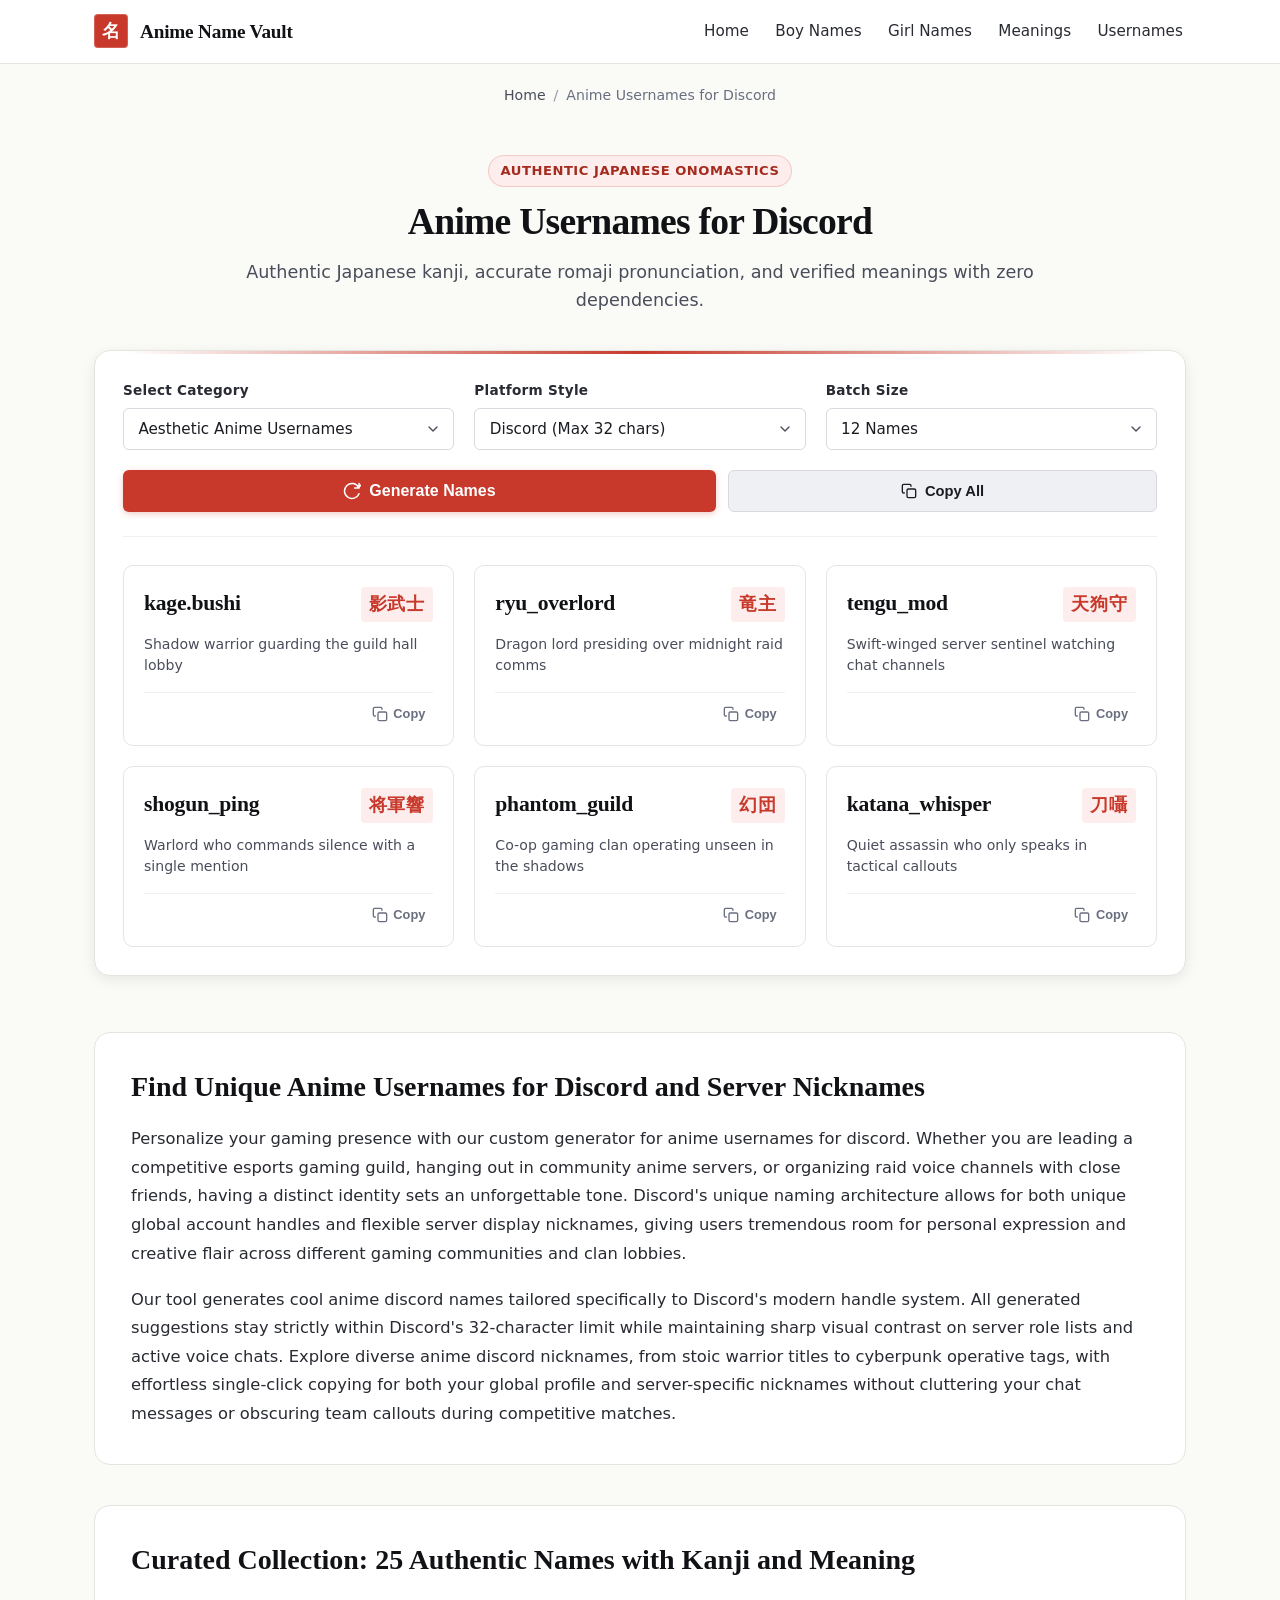
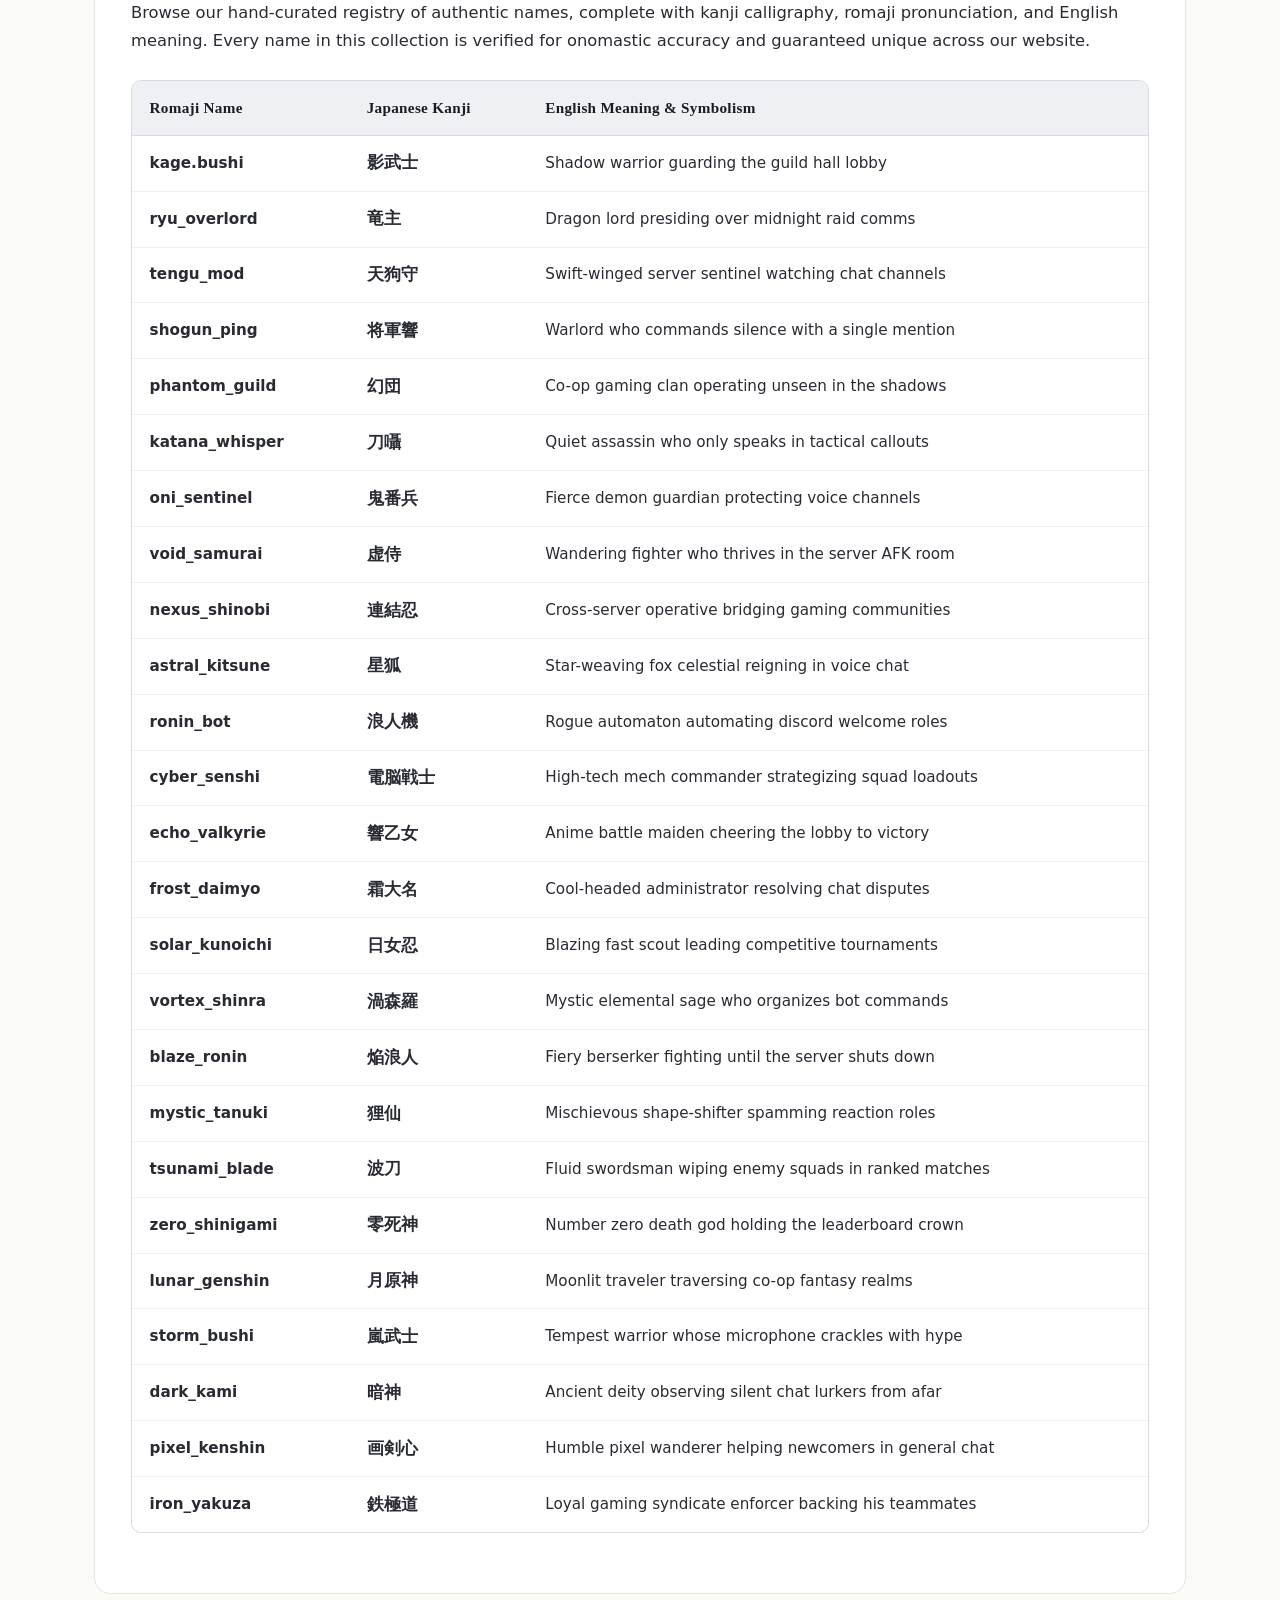
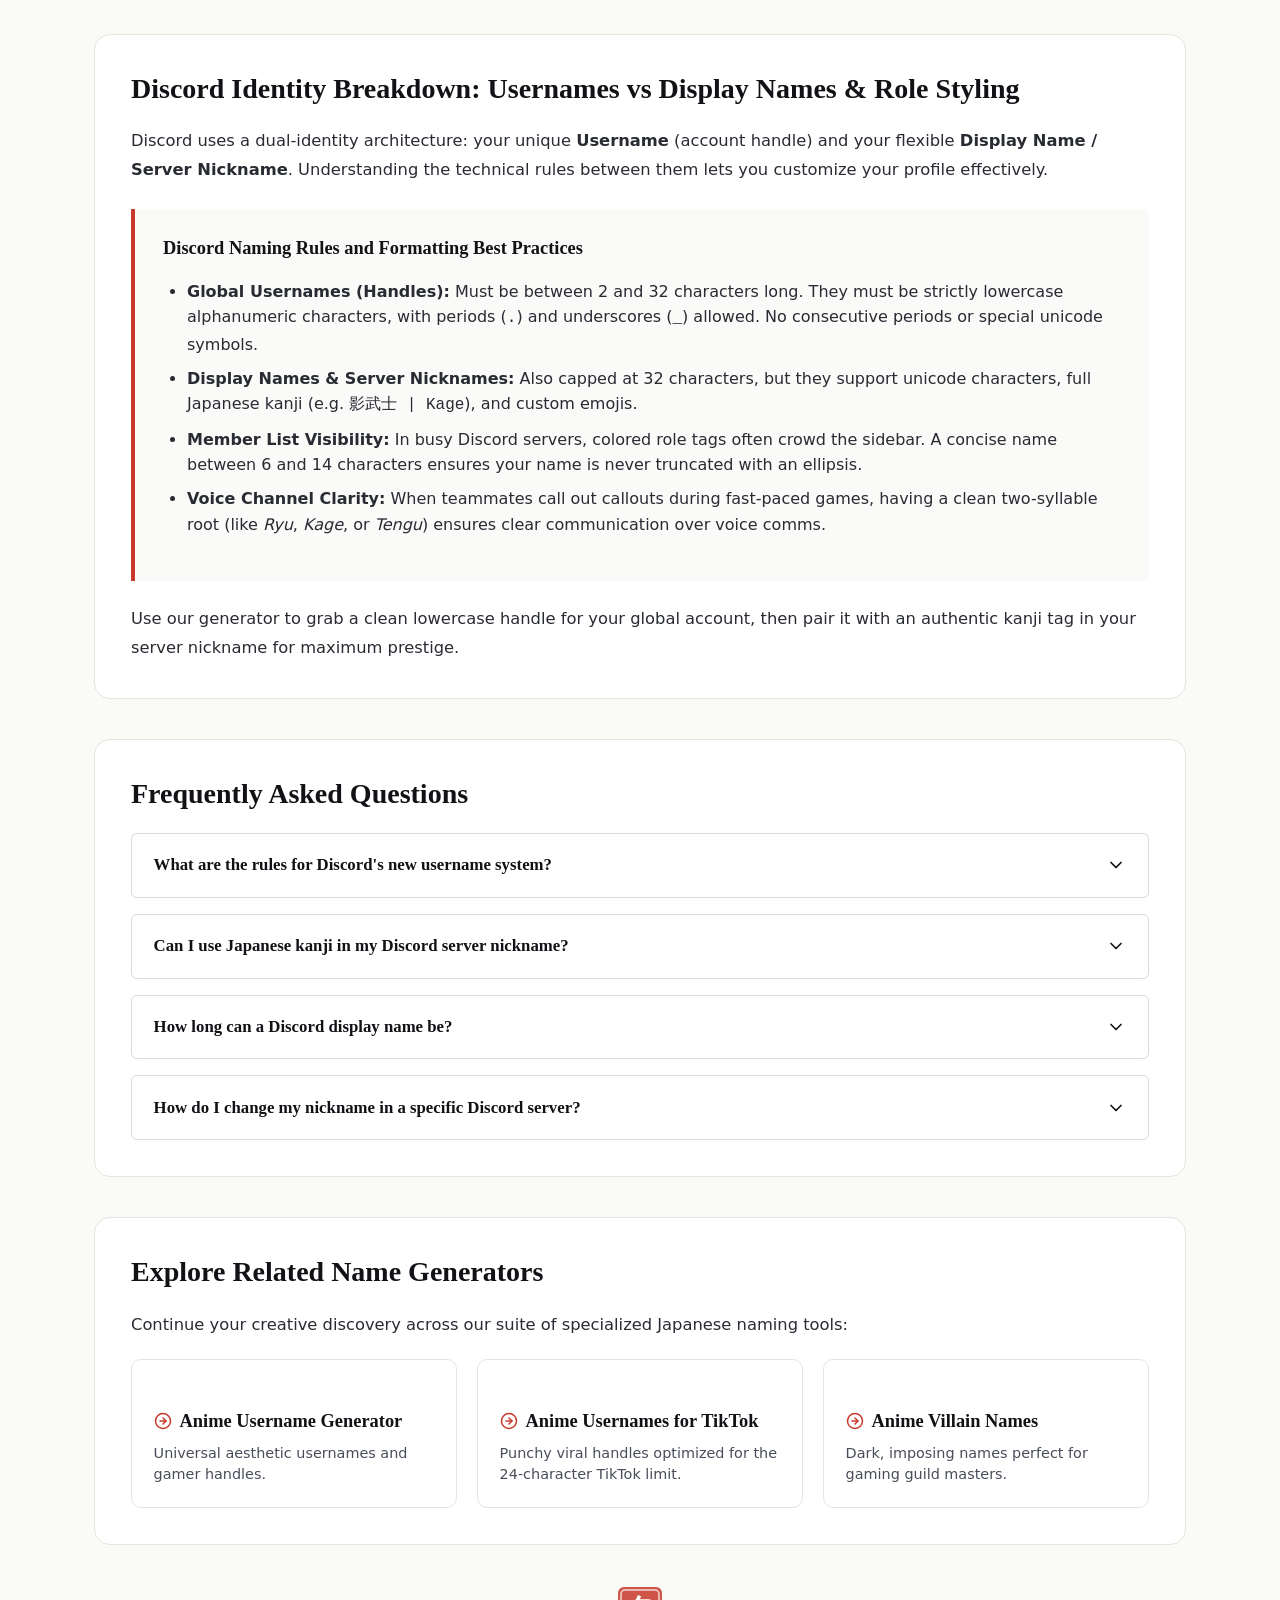
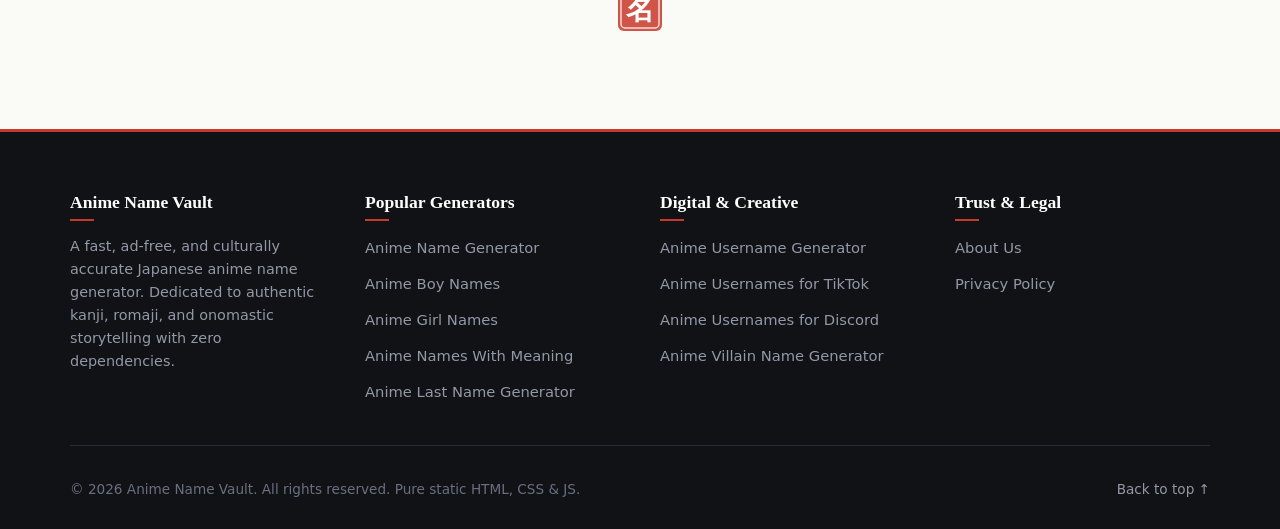
<file: anime-usernames-for-discord.html>
<!DOCTYPE html>
<html lang="en">
<head>
  <meta charset="utf-8">
  <meta name="viewport" content="width=device-width, initial-scale=1.0">
  <title>Anime Usernames for Discord: Free Generator & Ideas</title>
  <meta name="description" content="Generate unique anime usernames for discord and server display nicknames. Meets the 32-character limit with aesthetic formats and instant one-click copying.">
  <!-- Pre-launch protection -->
  <meta name="robots" content="noindex, nofollow">
  <link rel="canonical" href="https://animenamevault.com/anime-usernames-for-discord">

  <!-- Favicons & Manifest -->
  <link rel="icon" type="image/svg+xml" href="/img/favicon.svg">
  <link rel="alternate icon" type="image/x-icon" href="/img/favicon.ico">
  <link rel="icon" type="image/png" sizes="32x32" href="/img/favicon-32.png">
  <link rel="apple-touch-icon" sizes="180x180" href="/img/apple-touch-icon.png">
  <link rel="manifest" href="/site.webmanifest">
  <meta name="theme-color" content="#C8392B">

  <!-- Open Graph / Social Media -->
  <meta property="og:title" content="Anime Usernames for Discord: Free Generator & Ideas">
  <meta property="og:description" content="Generate unique anime usernames for discord and server display nicknames. Meets the 32-character limit with aesthetic formats and instant one-click copying.">
  <meta property="og:image" content="https://animenamevault.com/img/og-anime-usernames-for-discord.png">
  <meta property="og:image:width" content="1200">
  <meta property="og:image:height" content="630">
  <meta property="og:image:alt" content="Anime Usernames for Discord in Sumi and Shu Japanese calligraphy design">
  <meta property="og:url" content="https://animenamevault.com/anime-usernames-for-discord">
  <meta property="og:type" content="website">

  <!-- Twitter Card -->
  <meta name="twitter:card" content="summary_large_image">
  <meta name="twitter:title" content="Anime Usernames for Discord: Free Generator & Ideas">
  <meta name="twitter:description" content="Generate unique anime usernames for discord and server display nicknames. Meets the 32-character limit with aesthetic formats and instant one-click copying.">
  <meta name="twitter:image" content="https://animenamevault.com/img/og-anime-usernames-for-discord.png">

  <!-- Stylesheet -->
  <link rel="stylesheet" href="/css/style.css">

  <!-- JSON-LD Schemas -->
<script type="application/ld+json">
{
  "@context": "https://schema.org",
  "@type": "WebApplication",
  "name": "Anime Usernames for Discord",
  "url": "https://animenamevault.com/anime-usernames-for-discord",
  "description": "Generate unique anime usernames for discord and server display nicknames. Meets the 32-character limit with aesthetic formats and instant one-click copying.",
  "applicationCategory": "UtilitiesApplication",
  "operatingSystem": "Any",
  "offers": {
    "@type": "Offer",
    "price": "0",
    "priceCurrency": "USD"
  }
}
</script>
<script type="application/ld+json">
{
  "@context": "https://schema.org",
  "@type": "BreadcrumbList",
  "itemListElement": [
    {
      "@type": "ListItem",
      "position": 1,
      "name": "Home",
      "item": "https://animenamevault.com/"
    },
    {
      "@type": "ListItem",
      "position": 2,
      "name": "Anime Usernames for Discord",
      "item": "https://animenamevault.com/anime-usernames-for-discord"
    }
  ]
}
</script>
<script type="application/ld+json">
{
  "@context": "https://schema.org",
  "@type": "FAQPage",
  "mainEntity": [
    {
      "@type": "Question",
      "name": "What are the rules for Discord's new username system?",
      "acceptedAnswer": {
        "@type": "Answer",
        "text": "Discord usernames are unique, all-lowercase, 2 to 32 characters in length, and can only contain letters (a-z), numbers (0-9), periods, and underscores without discriminatory discriminators (#0000)."
      }
    },
    {
      "@type": "Question",
      "name": "Can I use Japanese kanji in my Discord server nickname?",
      "acceptedAnswer": {
        "@type": "Answer",
        "text": "Yes! While global usernames are restricted to lowercase Latin characters, your Display Name and server nicknames support full Japanese kanji and unicode characters."
      }
    },
    {
      "@type": "Question",
      "name": "How long can a Discord display name be?",
      "acceptedAnswer": {
        "@type": "Answer",
        "text": "Discord display names and server nicknames can be up to 32 characters long, matching the limit enforced by our generator."
      }
    },
    {
      "@type": "Question",
      "name": "How do I change my nickname in a specific Discord server?",
      "acceptedAnswer": {
        "@type": "Answer",
        "text": "Click the server name in the top left, select 'Edit Server Profile', and enter your desired anime nickname into the 'Server Nickname' text field."
      }
    }
  ]
}
</script>
</head>
<body>
  <a href="#main" class="skip-link">Skip to main content</a>

  <header class="site-header">
    <div class="header-container">
      <a href="/" class="brand-link" aria-label="Anime Name Generator Home">
        <span class="brand-hanko" aria-hidden="true">名</span>
        <span class="brand-text">Anime Name Vault</span>
      </a>
      <nav aria-label="Main Navigation">
        <ul class="nav-links">
          <li><a href="/" >Home</a></li>
          <li><a href="/anime-boy-names" >Boy Names</a></li>
          <li><a href="/anime-girl-names" >Girl Names</a></li>
          <li><a href="/anime-names-with-meaning" >Meanings</a></li>
          <li><a href="/anime-username-generator" >Usernames</a></li>
        </ul>
      </nav>
    </div>
  </header>

  <nav class="breadcrumb-nav" aria-label="Breadcrumb">
    <ol class="breadcrumbs">
      <li><a href="/">Home</a></li>
      <li><span aria-hidden="true">/</span></li>
      <li aria-current="page">Anime Usernames for Discord</li>
    </ol>
  </nav>

  <main id="main">
    <section class="hero-section">
      <span class="hero-tag">Authentic Japanese Onomastics</span>
      <h1>Anime Usernames for Discord</h1>
      <p class="hero-subtitle">Authentic Japanese kanji, accurate romaji pronunciation, and verified meanings with zero dependencies.</p>
    </section>

    <!-- Generator Tool Box -->
    <section class="generator-card" aria-label="Anime Usernames for Discord Tool">
      <div class="generator-controls">
        <div class="control-group">
          <label for="gen-mode">Select Category</label>
          <select id="gen-mode" class="control-select">
            <option value="all">All / Random Japanese Names</option>
            <option value="boy">Anime Boy Names</option>
            <option value="girl">Anime Girl Names</option>
            <option value="lastname">Anime Surnames (Last Names)</option>
            <option value="meaning">Names with Meaning</option>
            <option value="villain">Anime Villain Names</option>
            <option value="username">Aesthetic Anime Usernames</option>
          </select>
        </div>

        <div class="control-group" id="platform-group" style="display: flex;">
          <label for="gen-platform">Platform Style</label>
          <select id="gen-platform" class="control-select">
            <option value="general">General / Aesthetic Gamertag</option>
            <option value="tiktok">TikTok (Max 24 chars)</option>
            <option value="discord">Discord (Max 32 chars)</option>
          </select>
        </div>

        <div class="control-group">
          <label for="gen-count">Batch Size</label>
          <select id="gen-count" class="control-select">
            <option value="6">6 Names</option>
            <option value="12" selected>12 Names</option>
            <option value="20">20 Names</option>
          </select>
        </div>

        <div class="action-buttons">
          <button type="button" id="generate-btn" class="btn-primary">
            <svg width="18" height="18" viewBox="0 0 24 24" fill="none" stroke="currentColor" stroke-width="2" stroke-linecap="round" stroke-linejoin="round" aria-hidden="true"><path d="M21.5 2v6h-6M21.34 15.57a10 10 0 1 1-.57-8.38l5.67-5.67"></path></svg>
            <span>Generate Names</span>
          </button>
          <button type="button" id="copy-all-btn" class="btn-secondary">
            <svg width="16" height="16" viewBox="0 0 24 24" fill="none" stroke="currentColor" stroke-width="2" stroke-linecap="round" stroke-linejoin="round" aria-hidden="true"><rect x="9" y="9" width="13" height="13" rx="2" ry="2"></rect><path d="M5 15H4a2 2 0 0 1-2-2V4a2 2 0 0 1 2-2h9a2 2 0 0 1 2 2v1"></path></svg>
            <span>Copy All</span>
          </button>
        </div>
      </div>

      <!-- Pre-filled Results Grid (Works 100% with JS turned off) -->
      <div id="results-grid" class="results-grid" aria-label="Generated Names">
          <div class="name-card" tabindex="0" role="article" aria-label="kage.bushi, kanji 影武士, meaning: Shadow warrior guarding the guild hall lobby">
            <div class="card-header">
              <h3 class="card-romaji">kage.bushi</h3>
              <span class="card-kanji">影武士</span>
            </div>
            <p class="card-meaning">Shadow warrior guarding the guild hall lobby</p>
            <div class="card-actions">
              <button type="button" class="btn-copy-card" aria-label="Copy kage.bushi">
                <svg class="icon" viewBox="0 0 24 24" width="16" height="16" fill="none" stroke="currentColor" stroke-width="2" stroke-linecap="round" stroke-linejoin="round" aria-hidden="true">
                  <rect x="9" y="9" width="13" height="13" rx="2" ry="2"></rect>
                  <path d="M5 15H4a2 2 0 0 1-2-2V4a2 2 0 0 1 2-2h9a2 2 0 0 1 2 2v1"></path>
                </svg>
                <span>Copy</span>
              </button>
            </div>
          </div>
          <div class="name-card" tabindex="0" role="article" aria-label="ryu_overlord, kanji 竜主, meaning: Dragon lord presiding over midnight raid comms">
            <div class="card-header">
              <h3 class="card-romaji">ryu_overlord</h3>
              <span class="card-kanji">竜主</span>
            </div>
            <p class="card-meaning">Dragon lord presiding over midnight raid comms</p>
            <div class="card-actions">
              <button type="button" class="btn-copy-card" aria-label="Copy ryu_overlord">
                <svg class="icon" viewBox="0 0 24 24" width="16" height="16" fill="none" stroke="currentColor" stroke-width="2" stroke-linecap="round" stroke-linejoin="round" aria-hidden="true">
                  <rect x="9" y="9" width="13" height="13" rx="2" ry="2"></rect>
                  <path d="M5 15H4a2 2 0 0 1-2-2V4a2 2 0 0 1 2-2h9a2 2 0 0 1 2 2v1"></path>
                </svg>
                <span>Copy</span>
              </button>
            </div>
          </div>
          <div class="name-card" tabindex="0" role="article" aria-label="tengu_mod, kanji 天狗守, meaning: Swift-winged server sentinel watching chat channels">
            <div class="card-header">
              <h3 class="card-romaji">tengu_mod</h3>
              <span class="card-kanji">天狗守</span>
            </div>
            <p class="card-meaning">Swift-winged server sentinel watching chat channels</p>
            <div class="card-actions">
              <button type="button" class="btn-copy-card" aria-label="Copy tengu_mod">
                <svg class="icon" viewBox="0 0 24 24" width="16" height="16" fill="none" stroke="currentColor" stroke-width="2" stroke-linecap="round" stroke-linejoin="round" aria-hidden="true">
                  <rect x="9" y="9" width="13" height="13" rx="2" ry="2"></rect>
                  <path d="M5 15H4a2 2 0 0 1-2-2V4a2 2 0 0 1 2-2h9a2 2 0 0 1 2 2v1"></path>
                </svg>
                <span>Copy</span>
              </button>
            </div>
          </div>
          <div class="name-card" tabindex="0" role="article" aria-label="shogun_ping, kanji 将軍響, meaning: Warlord who commands silence with a single mention">
            <div class="card-header">
              <h3 class="card-romaji">shogun_ping</h3>
              <span class="card-kanji">将軍響</span>
            </div>
            <p class="card-meaning">Warlord who commands silence with a single mention</p>
            <div class="card-actions">
              <button type="button" class="btn-copy-card" aria-label="Copy shogun_ping">
                <svg class="icon" viewBox="0 0 24 24" width="16" height="16" fill="none" stroke="currentColor" stroke-width="2" stroke-linecap="round" stroke-linejoin="round" aria-hidden="true">
                  <rect x="9" y="9" width="13" height="13" rx="2" ry="2"></rect>
                  <path d="M5 15H4a2 2 0 0 1-2-2V4a2 2 0 0 1 2-2h9a2 2 0 0 1 2 2v1"></path>
                </svg>
                <span>Copy</span>
              </button>
            </div>
          </div>
          <div class="name-card" tabindex="0" role="article" aria-label="phantom_guild, kanji 幻団, meaning: Co-op gaming clan operating unseen in the shadows">
            <div class="card-header">
              <h3 class="card-romaji">phantom_guild</h3>
              <span class="card-kanji">幻団</span>
            </div>
            <p class="card-meaning">Co-op gaming clan operating unseen in the shadows</p>
            <div class="card-actions">
              <button type="button" class="btn-copy-card" aria-label="Copy phantom_guild">
                <svg class="icon" viewBox="0 0 24 24" width="16" height="16" fill="none" stroke="currentColor" stroke-width="2" stroke-linecap="round" stroke-linejoin="round" aria-hidden="true">
                  <rect x="9" y="9" width="13" height="13" rx="2" ry="2"></rect>
                  <path d="M5 15H4a2 2 0 0 1-2-2V4a2 2 0 0 1 2-2h9a2 2 0 0 1 2 2v1"></path>
                </svg>
                <span>Copy</span>
              </button>
            </div>
          </div>
          <div class="name-card" tabindex="0" role="article" aria-label="katana_whisper, kanji 刀囁, meaning: Quiet assassin who only speaks in tactical callouts">
            <div class="card-header">
              <h3 class="card-romaji">katana_whisper</h3>
              <span class="card-kanji">刀囁</span>
            </div>
            <p class="card-meaning">Quiet assassin who only speaks in tactical callouts</p>
            <div class="card-actions">
              <button type="button" class="btn-copy-card" aria-label="Copy katana_whisper">
                <svg class="icon" viewBox="0 0 24 24" width="16" height="16" fill="none" stroke="currentColor" stroke-width="2" stroke-linecap="round" stroke-linejoin="round" aria-hidden="true">
                  <rect x="9" y="9" width="13" height="13" rx="2" ry="2"></rect>
                  <path d="M5 15H4a2 2 0 0 1-2-2V4a2 2 0 0 1 2-2h9a2 2 0 0 1 2 2v1"></path>
                </svg>
                <span>Copy</span>
              </button>
            </div>
          </div>
      </div>

      <!-- Accessible screen reader announcement -->
      <div id="gen-live-region" class="sr-only" aria-live="polite"></div>
    </section>

    <!-- Introductory SEO Content -->
    <article class="content-section">
      <h2>Find Unique Anime Usernames for Discord and Server Nicknames</h2>
      <p>Personalize your gaming presence with our custom generator for anime usernames for discord. Whether you are leading a competitive esports gaming guild, hanging out in community anime servers, or organizing raid voice channels with close friends, having a distinct identity sets an unforgettable tone. Discord's unique naming architecture allows for both unique global account handles and flexible server display nicknames, giving users tremendous room for personal expression and creative flair across different gaming communities and clan lobbies.</p>
      <p>Our tool generates cool anime discord names tailored specifically to Discord's modern handle system. All generated suggestions stay strictly within Discord's 32-character limit while maintaining sharp visual contrast on server role lists and active voice chats. Explore diverse anime discord nicknames, from stoic warrior titles to cyberpunk operative tags, with effortless single-click copying for both your global profile and server-specific nicknames without cluttering your chat messages or obscuring team callouts during competitive matches.</p>
    </article>

    <!-- Static Curated List of 25 Unique Names -->
    <section class="content-section">
      <h2>Curated Collection: 25 Authentic Names with Kanji and Meaning</h2>
      <p>Browse our hand-curated registry of authentic names, complete with kanji calligraphy, romaji pronunciation, and English meaning. Every name in this collection is verified for onomastic accuracy and guaranteed unique across our website.</p>
      
      <div class="table-responsive">
        <table class="name-table">
          <thead>
            <tr>
              <th scope="col">Romaji Name</th>
              <th scope="col">Japanese Kanji</th>
              <th scope="col">English Meaning & Symbolism</th>
            </tr>
          </thead>
          <tbody>
            <tr>
              <td class="table-romaji">kage.bushi</td>
              <td class="table-kanji">影武士</td>
              <td>Shadow warrior guarding the guild hall lobby</td>
            </tr>
            <tr>
              <td class="table-romaji">ryu_overlord</td>
              <td class="table-kanji">竜主</td>
              <td>Dragon lord presiding over midnight raid comms</td>
            </tr>
            <tr>
              <td class="table-romaji">tengu_mod</td>
              <td class="table-kanji">天狗守</td>
              <td>Swift-winged server sentinel watching chat channels</td>
            </tr>
            <tr>
              <td class="table-romaji">shogun_ping</td>
              <td class="table-kanji">将軍響</td>
              <td>Warlord who commands silence with a single mention</td>
            </tr>
            <tr>
              <td class="table-romaji">phantom_guild</td>
              <td class="table-kanji">幻団</td>
              <td>Co-op gaming clan operating unseen in the shadows</td>
            </tr>
            <tr>
              <td class="table-romaji">katana_whisper</td>
              <td class="table-kanji">刀囁</td>
              <td>Quiet assassin who only speaks in tactical callouts</td>
            </tr>
            <tr>
              <td class="table-romaji">oni_sentinel</td>
              <td class="table-kanji">鬼番兵</td>
              <td>Fierce demon guardian protecting voice channels</td>
            </tr>
            <tr>
              <td class="table-romaji">void_samurai</td>
              <td class="table-kanji">虚侍</td>
              <td>Wandering fighter who thrives in the server AFK room</td>
            </tr>
            <tr>
              <td class="table-romaji">nexus_shinobi</td>
              <td class="table-kanji">連結忍</td>
              <td>Cross-server operative bridging gaming communities</td>
            </tr>
            <tr>
              <td class="table-romaji">astral_kitsune</td>
              <td class="table-kanji">星狐</td>
              <td>Star-weaving fox celestial reigning in voice chat</td>
            </tr>
            <tr>
              <td class="table-romaji">ronin_bot</td>
              <td class="table-kanji">浪人機</td>
              <td>Rogue automaton automating discord welcome roles</td>
            </tr>
            <tr>
              <td class="table-romaji">cyber_senshi</td>
              <td class="table-kanji">電脳戦士</td>
              <td>High-tech mech commander strategizing squad loadouts</td>
            </tr>
            <tr>
              <td class="table-romaji">echo_valkyrie</td>
              <td class="table-kanji">響乙女</td>
              <td>Anime battle maiden cheering the lobby to victory</td>
            </tr>
            <tr>
              <td class="table-romaji">frost_daimyo</td>
              <td class="table-kanji">霜大名</td>
              <td>Cool-headed administrator resolving chat disputes</td>
            </tr>
            <tr>
              <td class="table-romaji">solar_kunoichi</td>
              <td class="table-kanji">日女忍</td>
              <td>Blazing fast scout leading competitive tournaments</td>
            </tr>
            <tr>
              <td class="table-romaji">vortex_shinra</td>
              <td class="table-kanji">渦森羅</td>
              <td>Mystic elemental sage who organizes bot commands</td>
            </tr>
            <tr>
              <td class="table-romaji">blaze_ronin</td>
              <td class="table-kanji">焔浪人</td>
              <td>Fiery berserker fighting until the server shuts down</td>
            </tr>
            <tr>
              <td class="table-romaji">mystic_tanuki</td>
              <td class="table-kanji">狸仙</td>
              <td>Mischievous shape-shifter spamming reaction roles</td>
            </tr>
            <tr>
              <td class="table-romaji">tsunami_blade</td>
              <td class="table-kanji">波刀</td>
              <td>Fluid swordsman wiping enemy squads in ranked matches</td>
            </tr>
            <tr>
              <td class="table-romaji">zero_shinigami</td>
              <td class="table-kanji">零死神</td>
              <td>Number zero death god holding the leaderboard crown</td>
            </tr>
            <tr>
              <td class="table-romaji">lunar_genshin</td>
              <td class="table-kanji">月原神</td>
              <td>Moonlit traveler traversing co-op fantasy realms</td>
            </tr>
            <tr>
              <td class="table-romaji">storm_bushi</td>
              <td class="table-kanji">嵐武士</td>
              <td>Tempest warrior whose microphone crackles with hype</td>
            </tr>
            <tr>
              <td class="table-romaji">dark_kami</td>
              <td class="table-kanji">暗神</td>
              <td>Ancient deity observing silent chat lurkers from afar</td>
            </tr>
            <tr>
              <td class="table-romaji">pixel_kenshin</td>
              <td class="table-kanji">画剣心</td>
              <td>Humble pixel wanderer helping newcomers in general chat</td>
            </tr>
            <tr>
              <td class="table-romaji">iron_yakuza</td>
              <td class="table-kanji">鉄極道</td>
              <td>Loyal gaming syndicate enforcer backing his teammates</td>
            </tr>
          </tbody>
        </table>
      </div>
    </section>

    <!-- Page-Specific Deep Dive Section -->
    <section class="content-section">
      <h2>Discord Identity Breakdown: Usernames vs Display Names & Role Styling</h2>

          <p>Discord uses a dual-identity architecture: your unique <strong>Username</strong> (account handle) and your flexible <strong>Display Name / Server Nickname</strong>. Understanding the technical rules between them lets you customize your profile effectively.</p>
          <div class="feature-callout">
            <h4>Discord Naming Rules and Formatting Best Practices</h4>
            <ul>
              <li><strong>Global Usernames (Handles):</strong> Must be between 2 and 32 characters long. They must be strictly lowercase alphanumeric characters, with periods (<code>.</code>) and underscores (<code>_</code>) allowed. No consecutive periods or special unicode symbols.</li>
              <li><strong>Display Names & Server Nicknames:</strong> Also capped at 32 characters, but they support unicode characters, full Japanese kanji (e.g. <code>影武士 | Kage</code>), and custom emojis.</li>
              <li><strong>Member List Visibility:</strong> In busy Discord servers, colored role tags often crowd the sidebar. A concise name between 6 and 14 characters ensures your name is never truncated with an ellipsis.</li>
              <li><strong>Voice Channel Clarity:</strong> When teammates call out callouts during fast-paced games, having a clean two-syllable root (like <em>Ryu</em>, <em>Kage</em>, or <em>Tengu</em>) ensures clear communication over voice comms.</li>
            </ul>
          </div>
          <p>Use our generator to grab a clean lowercase handle for your global account, then pair it with an authentic kanji tag in your server nickname for maximum prestige.</p>
        
    </section>

    <!-- Unique FAQs Section -->
    <section class="content-section">
      <h2>Frequently Asked Questions</h2>
      <div class="faq-list">
        <details class="faq-item">
          <summary class="faq-question">
            <span>What are the rules for Discord's new username system?</span>
            <svg class="faq-icon" width="20" height="20" viewBox="0 0 24 24" fill="none" stroke="currentColor" stroke-width="2" stroke-linecap="round" stroke-linejoin="round" aria-hidden="true">
              <polyline points="6 9 12 15 18 9"></polyline>
            </svg>
          </summary>
          <div class="faq-answer">
            <p>Discord usernames are unique, all-lowercase, 2 to 32 characters in length, and can only contain letters (a-z), numbers (0-9), periods, and underscores without discriminatory discriminators (#0000).</p>
          </div>
        </details>
        <details class="faq-item">
          <summary class="faq-question">
            <span>Can I use Japanese kanji in my Discord server nickname?</span>
            <svg class="faq-icon" width="20" height="20" viewBox="0 0 24 24" fill="none" stroke="currentColor" stroke-width="2" stroke-linecap="round" stroke-linejoin="round" aria-hidden="true">
              <polyline points="6 9 12 15 18 9"></polyline>
            </svg>
          </summary>
          <div class="faq-answer">
            <p>Yes! While global usernames are restricted to lowercase Latin characters, your Display Name and server nicknames support full Japanese kanji and unicode characters.</p>
          </div>
        </details>
        <details class="faq-item">
          <summary class="faq-question">
            <span>How long can a Discord display name be?</span>
            <svg class="faq-icon" width="20" height="20" viewBox="0 0 24 24" fill="none" stroke="currentColor" stroke-width="2" stroke-linecap="round" stroke-linejoin="round" aria-hidden="true">
              <polyline points="6 9 12 15 18 9"></polyline>
            </svg>
          </summary>
          <div class="faq-answer">
            <p>Discord display names and server nicknames can be up to 32 characters long, matching the limit enforced by our generator.</p>
          </div>
        </details>
        <details class="faq-item">
          <summary class="faq-question">
            <span>How do I change my nickname in a specific Discord server?</span>
            <svg class="faq-icon" width="20" height="20" viewBox="0 0 24 24" fill="none" stroke="currentColor" stroke-width="2" stroke-linecap="round" stroke-linejoin="round" aria-hidden="true">
              <polyline points="6 9 12 15 18 9"></polyline>
            </svg>
          </summary>
          <div class="faq-answer">
            <p>Click the server name in the top left, select 'Edit Server Profile', and enter your desired anime nickname into the 'Server Nickname' text field.</p>
          </div>
        </details>
      </div>
    </section>

    <!-- Related Generators Navigation -->
    <section class="content-section">
      <h2>Explore Related Name Generators</h2>
      <p>Continue your creative discovery across our suite of specialized Japanese naming tools:</p>
      <div class="related-grid">
        <a href="/anime-username-generator" class="related-card">
          <h3>
            <svg width="18" height="18" viewBox="0 0 24 24" fill="none" stroke="#C8392B" stroke-width="2" stroke-linecap="round" stroke-linejoin="round" aria-hidden="true"><circle cx="12" cy="12" r="10"></circle><polyline points="12 16 16 12 12 8"></polyline><line x1="8" y1="12" x2="16" y2="12"></line></svg>
            <span>Anime Username Generator</span>
          </h3>
          <p>Universal aesthetic usernames and gamer handles.</p>
        </a>
        <a href="/anime-usernames-for-tiktok" class="related-card">
          <h3>
            <svg width="18" height="18" viewBox="0 0 24 24" fill="none" stroke="#C8392B" stroke-width="2" stroke-linecap="round" stroke-linejoin="round" aria-hidden="true"><circle cx="12" cy="12" r="10"></circle><polyline points="12 16 16 12 12 8"></polyline><line x1="8" y1="12" x2="16" y2="12"></line></svg>
            <span>Anime Usernames for TikTok</span>
          </h3>
          <p>Punchy viral handles optimized for the 24-character TikTok limit.</p>
        </a>
        <a href="/anime-villain-name-generator" class="related-card">
          <h3>
            <svg width="18" height="18" viewBox="0 0 24 24" fill="none" stroke="#C8392B" stroke-width="2" stroke-linecap="round" stroke-linejoin="round" aria-hidden="true"><circle cx="12" cy="12" r="10"></circle><polyline points="12 16 16 12 12 8"></polyline><line x1="8" y1="12" x2="16" y2="12"></line></svg>
            <span>Anime Villain Names</span>
          </h3>
          <p>Dark, imposing names perfect for gaming guild masters.</p>
        </a>
      </div>
    </section>

    <!-- Decorative Stamp -->
    <div style="text-align: center; margin: 2rem 0;">
      <img src="/img/hanko-stamp.svg" alt="Authentic anime usernames for discord seal badge" width="48" height="48" class="section-stamp" loading="lazy">
    </div>
  </main>

  <footer class="site-footer">
    <div class="footer-container">
      <div class="footer-col">
        <h4>Anime Name Vault</h4>
        <p>A fast, ad-free, and culturally accurate Japanese anime name generator. Dedicated to authentic kanji, romaji, and onomastic storytelling with zero dependencies.</p>
      </div>
      <div class="footer-col">
        <h4>Popular Generators</h4>
        <ul class="footer-links">
          <li><a href="/">Anime Name Generator</a></li>
          <li><a href="/anime-boy-names">Anime Boy Names</a></li>
          <li><a href="/anime-girl-names">Anime Girl Names</a></li>
          <li><a href="/anime-names-with-meaning">Anime Names With Meaning</a></li>
          <li><a href="/anime-last-name-generator">Anime Last Name Generator</a></li>
        </ul>
      </div>
      <div class="footer-col">
        <h4>Digital & Creative</h4>
        <ul class="footer-links">
          <li><a href="/anime-username-generator">Anime Username Generator</a></li>
          <li><a href="/anime-usernames-for-tiktok">Anime Usernames for TikTok</a></li>
          <li><a href="/anime-usernames-for-discord">Anime Usernames for Discord</a></li>
          <li><a href="/anime-villain-name-generator">Anime Villain Name Generator</a></li>
        </ul>
      </div>
      <div class="footer-col">
        <h4>Trust & Legal</h4>
        <ul class="footer-links">
          <li><a href="/about">About Us</a></li>
          <li><a href="/privacy">Privacy Policy</a></li>
        </ul>
      </div>
    </div>
    <div class="footer-bottom">
      <p>&copy; 2026 Anime Name Vault. All rights reserved. Pure static HTML, CSS &amp; JS.</p>
      <p><a href="#main">Back to top &uarr;</a></p>
    </div>
  </footer>

  <!-- Toast Notice Container -->
  <div id="toast" class="toast-notice" role="status" aria-live="polite"></div>

  <!-- Scripts -->
  <script>
    window.__INITIAL_MODE = "username";
    window.__INITIAL_PLATFORM = "discord";
  </script>
  <script src="/js/data.js"></script>
  <script src="/js/generator.js"></script>
</body>
</html>
</file>
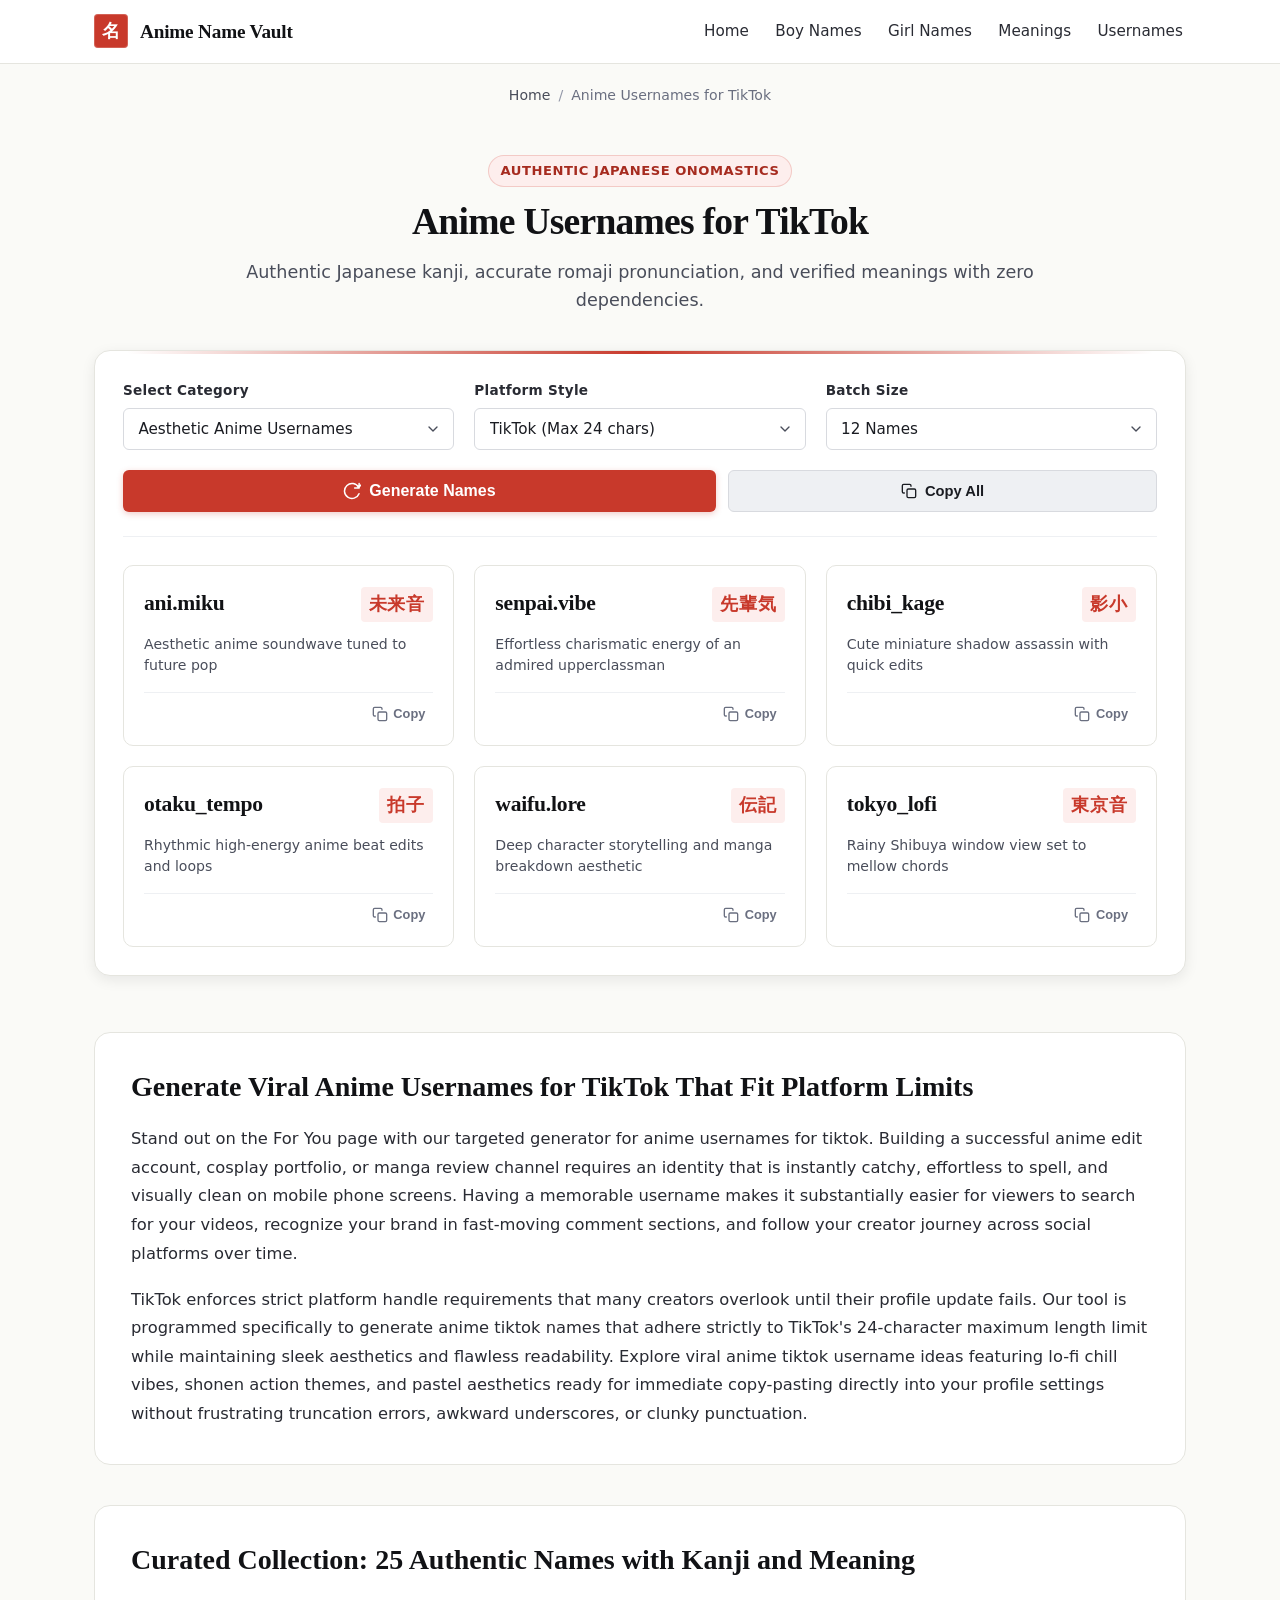
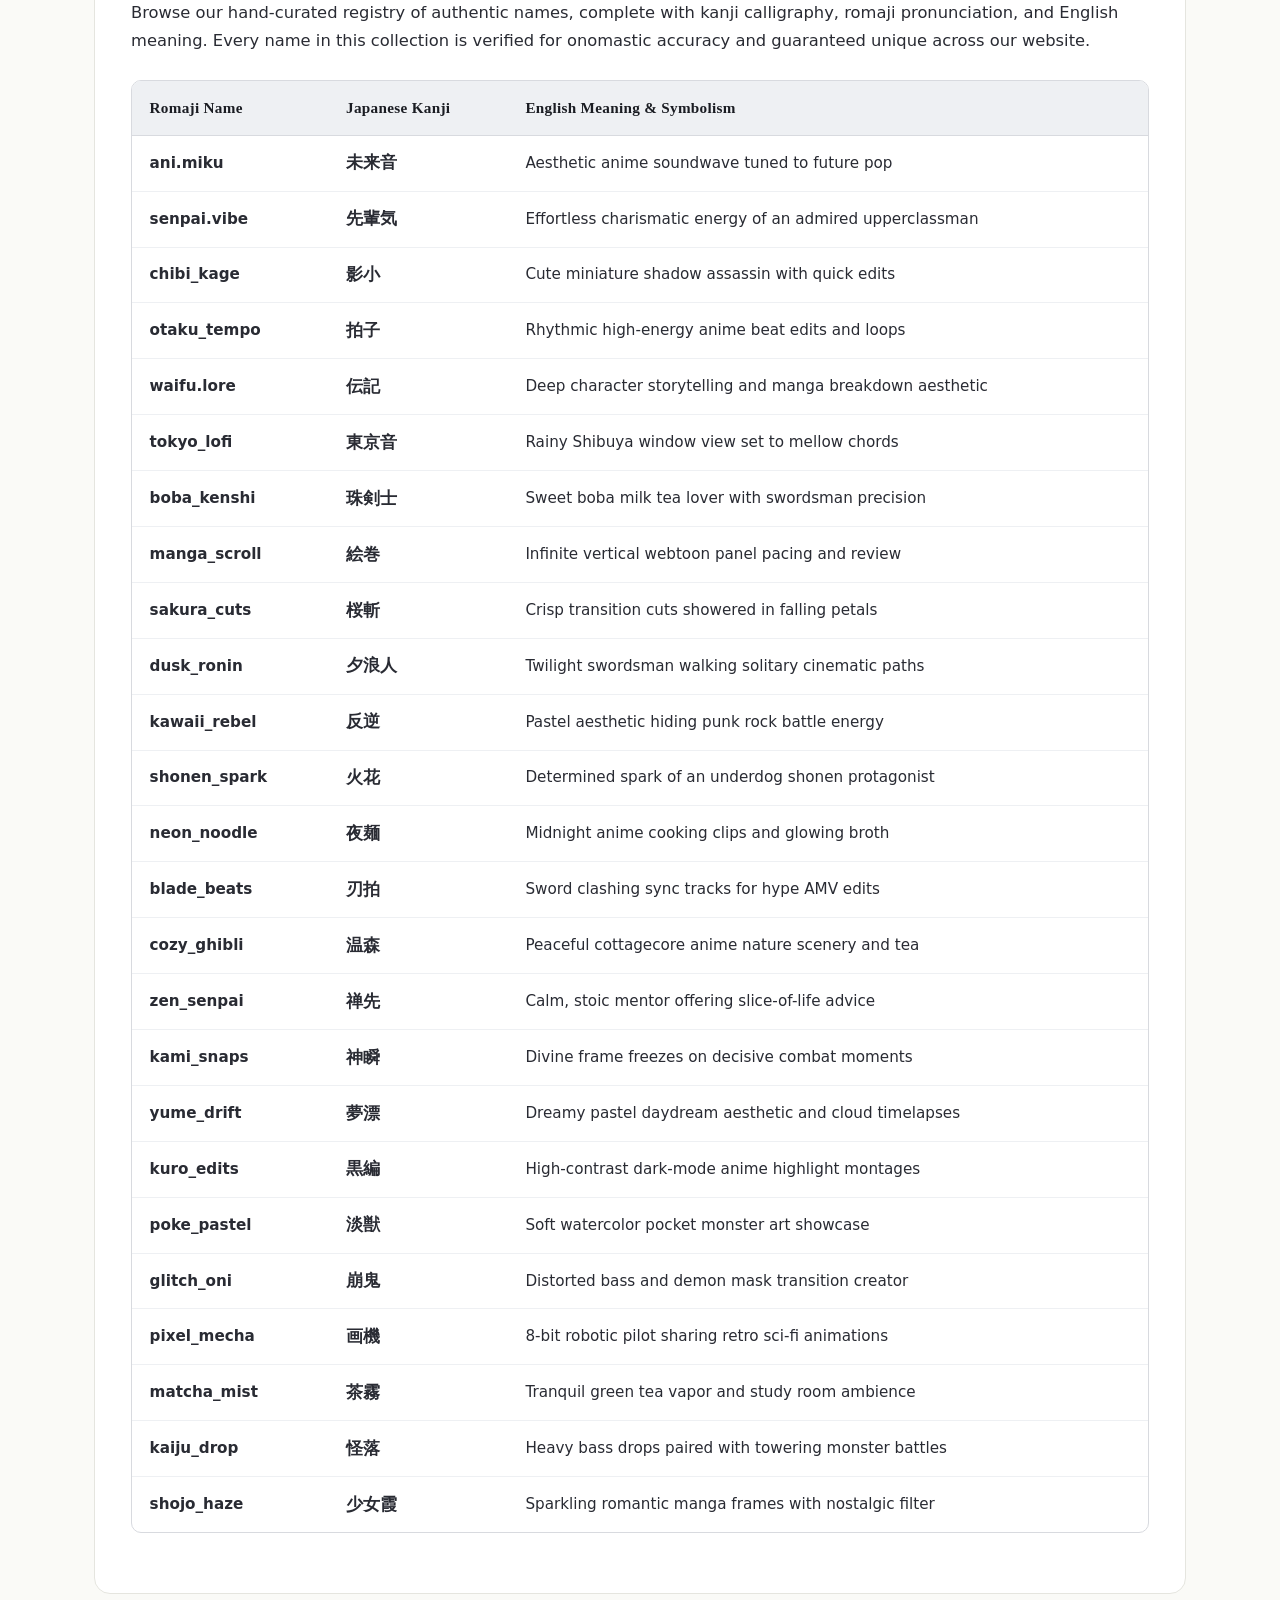
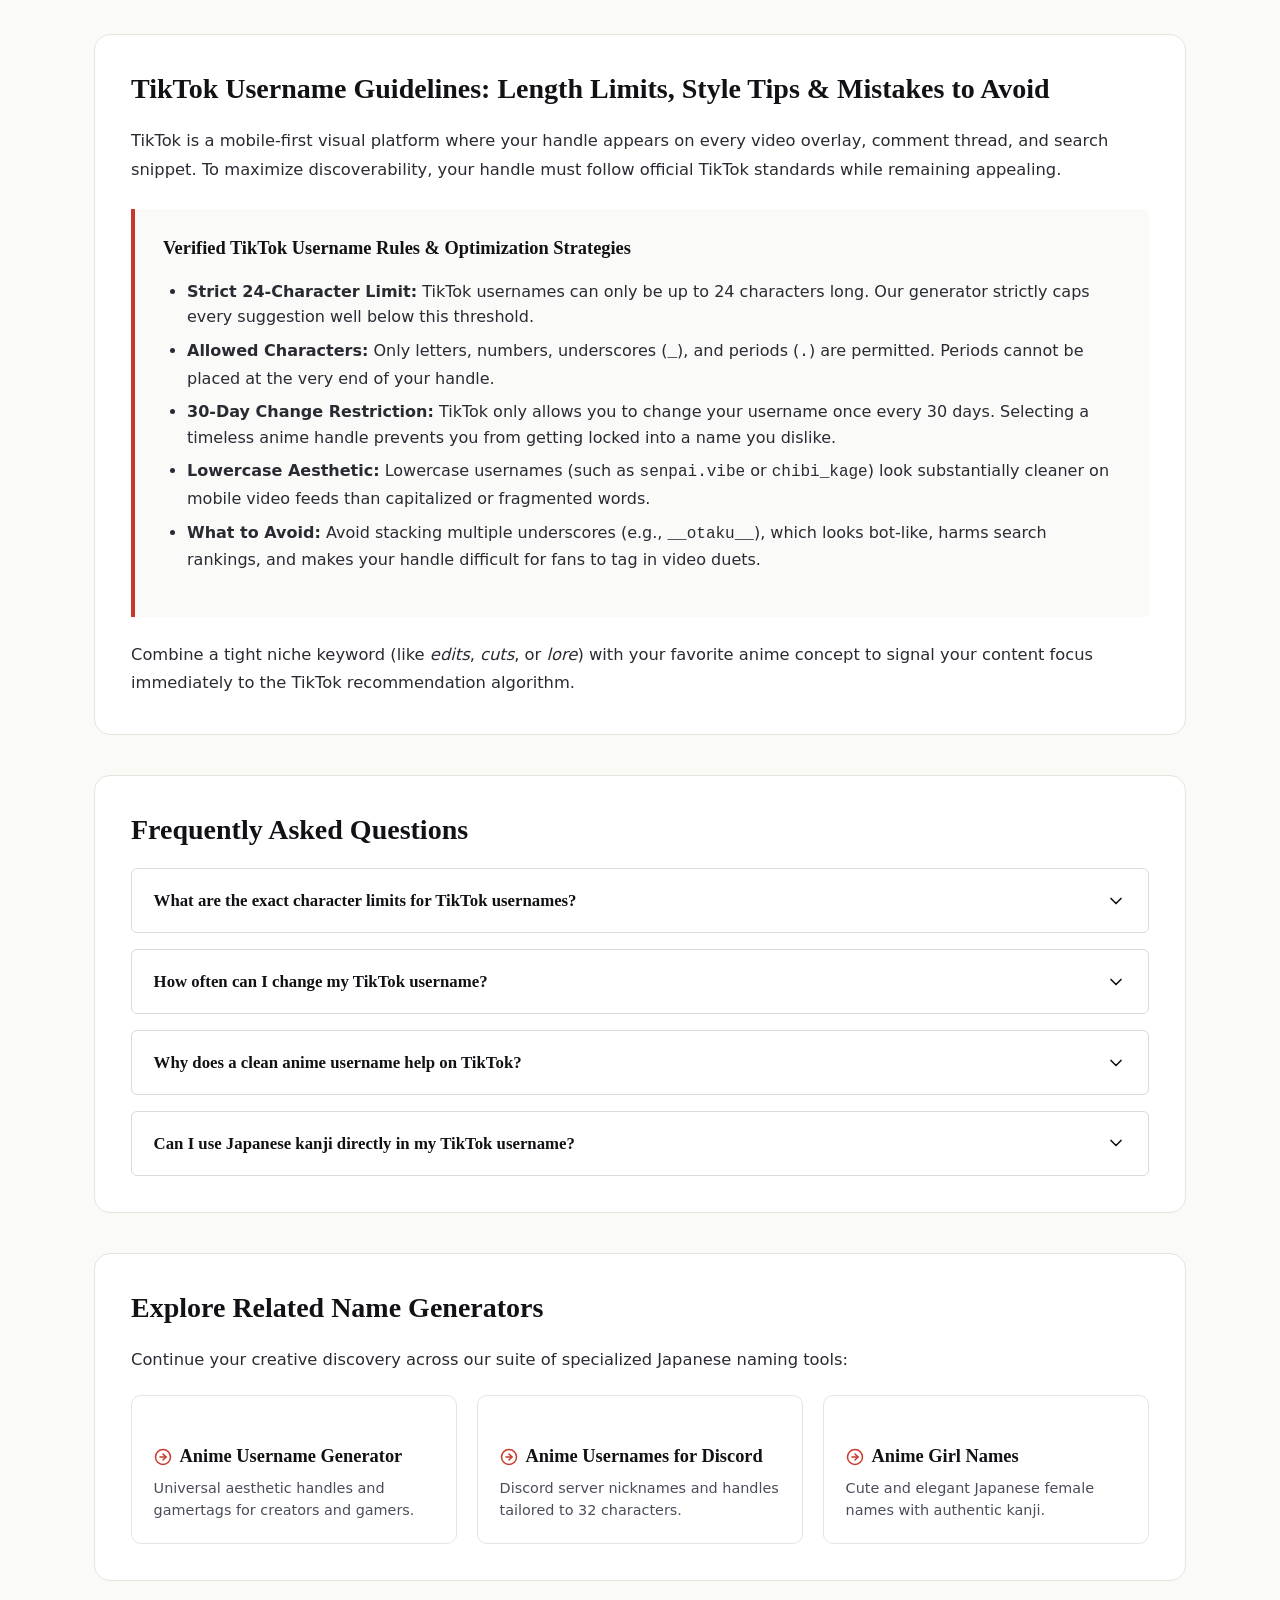
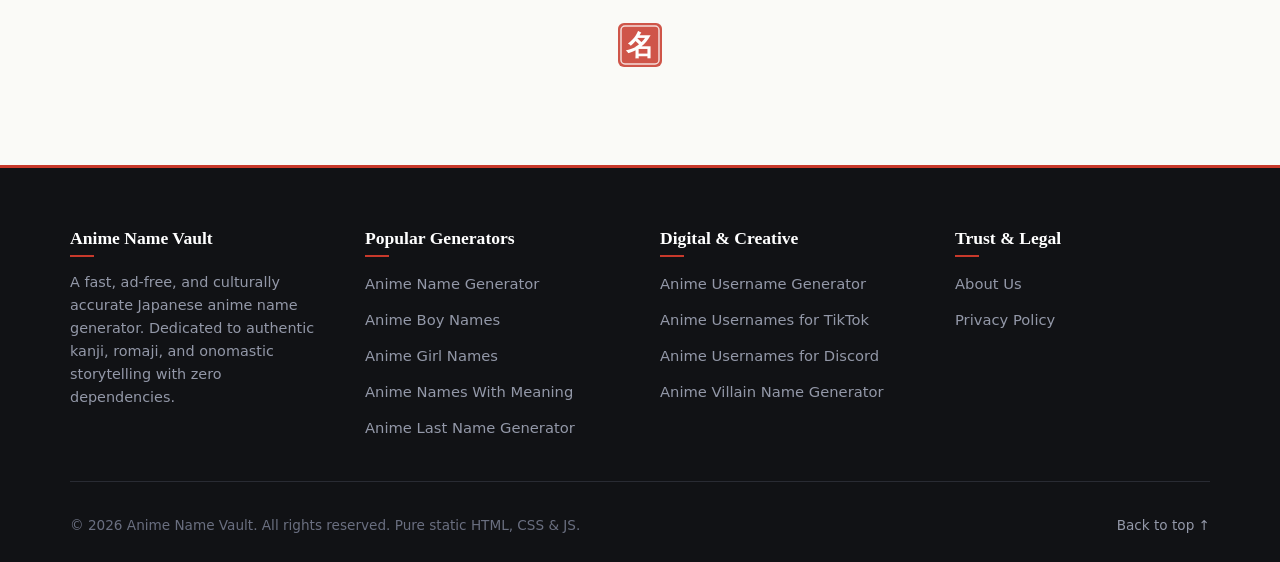
<file: anime-usernames-for-tiktok.html>
<!DOCTYPE html>
<html lang="en">
<head>
  <meta charset="utf-8">
  <meta name="viewport" content="width=device-width, initial-scale=1.0">
  <title>Anime Usernames for TikTok: Free Generator & Ideas</title>
  <meta name="description" content="Find aesthetic, viral anime usernames for tiktok under 24 characters. Generate clean anime tiktok names with zero duplicates, instant copy, and bio ready style.">
  <!-- Pre-launch protection -->
  <meta name="robots" content="noindex, nofollow">
  <link rel="canonical" href="https://animenamevault.com/anime-usernames-for-tiktok">

  <!-- Favicons & Manifest -->
  <link rel="icon" type="image/svg+xml" href="/img/favicon.svg">
  <link rel="alternate icon" type="image/x-icon" href="/img/favicon.ico">
  <link rel="icon" type="image/png" sizes="32x32" href="/img/favicon-32.png">
  <link rel="apple-touch-icon" sizes="180x180" href="/img/apple-touch-icon.png">
  <link rel="manifest" href="/site.webmanifest">
  <meta name="theme-color" content="#C8392B">

  <!-- Open Graph / Social Media -->
  <meta property="og:title" content="Anime Usernames for TikTok: Free Generator & Ideas">
  <meta property="og:description" content="Find aesthetic, viral anime usernames for tiktok under 24 characters. Generate clean anime tiktok names with zero duplicates, instant copy, and bio ready style.">
  <meta property="og:image" content="https://animenamevault.com/img/og-anime-usernames-for-tiktok.png">
  <meta property="og:image:width" content="1200">
  <meta property="og:image:height" content="630">
  <meta property="og:image:alt" content="Anime Usernames for TikTok in Sumi and Shu Japanese calligraphy design">
  <meta property="og:url" content="https://animenamevault.com/anime-usernames-for-tiktok">
  <meta property="og:type" content="website">

  <!-- Twitter Card -->
  <meta name="twitter:card" content="summary_large_image">
  <meta name="twitter:title" content="Anime Usernames for TikTok: Free Generator & Ideas">
  <meta name="twitter:description" content="Find aesthetic, viral anime usernames for tiktok under 24 characters. Generate clean anime tiktok names with zero duplicates, instant copy, and bio ready style.">
  <meta name="twitter:image" content="https://animenamevault.com/img/og-anime-usernames-for-tiktok.png">

  <!-- Stylesheet -->
  <link rel="stylesheet" href="/css/style.css">

  <!-- JSON-LD Schemas -->
<script type="application/ld+json">
{
  "@context": "https://schema.org",
  "@type": "WebApplication",
  "name": "Anime Usernames for TikTok",
  "url": "https://animenamevault.com/anime-usernames-for-tiktok",
  "description": "Find aesthetic, viral anime usernames for tiktok under 24 characters. Generate clean anime tiktok names with zero duplicates, instant copy, and bio ready style.",
  "applicationCategory": "UtilitiesApplication",
  "operatingSystem": "Any",
  "offers": {
    "@type": "Offer",
    "price": "0",
    "priceCurrency": "USD"
  }
}
</script>
<script type="application/ld+json">
{
  "@context": "https://schema.org",
  "@type": "BreadcrumbList",
  "itemListElement": [
    {
      "@type": "ListItem",
      "position": 1,
      "name": "Home",
      "item": "https://animenamevault.com/"
    },
    {
      "@type": "ListItem",
      "position": 2,
      "name": "Anime Usernames for TikTok",
      "item": "https://animenamevault.com/anime-usernames-for-tiktok"
    }
  ]
}
</script>
<script type="application/ld+json">
{
  "@context": "https://schema.org",
  "@type": "FAQPage",
  "mainEntity": [
    {
      "@type": "Question",
      "name": "What are the exact character limits for TikTok usernames?",
      "acceptedAnswer": {
        "@type": "Answer",
        "text": "TikTok usernames must be between 2 and 24 characters in length and may only contain letters, numbers, underscores, and periods. They cannot end with a period."
      }
    },
    {
      "@type": "Question",
      "name": "How often can I change my TikTok username?",
      "acceptedAnswer": {
        "@type": "Answer",
        "text": "TikTok permits username changes once every 30 days. Be sure to test your favorite handle before confirming the change in your profile settings."
      }
    },
    {
      "@type": "Question",
      "name": "Why does a clean anime username help on TikTok?",
      "acceptedAnswer": {
        "@type": "Answer",
        "text": "Clean handles without symbol clutter are easier for viewers to remember, pronounce in video voiceovers, and tag in comments and stitches, which boosts overall algorithmic reach."
      }
    },
    {
      "@type": "Question",
      "name": "Can I use Japanese kanji directly in my TikTok username?",
      "acceptedAnswer": {
        "@type": "Answer",
        "text": "No, TikTok usernames only permit alphanumeric Latin characters, periods, and underscores. However, you can place Japanese kanji in your TikTok Display Name (nickname)."
      }
    }
  ]
}
</script>
</head>
<body>
  <a href="#main" class="skip-link">Skip to main content</a>

  <header class="site-header">
    <div class="header-container">
      <a href="/" class="brand-link" aria-label="Anime Name Generator Home">
        <span class="brand-hanko" aria-hidden="true">名</span>
        <span class="brand-text">Anime Name Vault</span>
      </a>
      <nav aria-label="Main Navigation">
        <ul class="nav-links">
          <li><a href="/" >Home</a></li>
          <li><a href="/anime-boy-names" >Boy Names</a></li>
          <li><a href="/anime-girl-names" >Girl Names</a></li>
          <li><a href="/anime-names-with-meaning" >Meanings</a></li>
          <li><a href="/anime-username-generator" >Usernames</a></li>
        </ul>
      </nav>
    </div>
  </header>

  <nav class="breadcrumb-nav" aria-label="Breadcrumb">
    <ol class="breadcrumbs">
      <li><a href="/">Home</a></li>
      <li><span aria-hidden="true">/</span></li>
      <li aria-current="page">Anime Usernames for TikTok</li>
    </ol>
  </nav>

  <main id="main">
    <section class="hero-section">
      <span class="hero-tag">Authentic Japanese Onomastics</span>
      <h1>Anime Usernames for TikTok</h1>
      <p class="hero-subtitle">Authentic Japanese kanji, accurate romaji pronunciation, and verified meanings with zero dependencies.</p>
    </section>

    <!-- Generator Tool Box -->
    <section class="generator-card" aria-label="Anime Usernames for TikTok Tool">
      <div class="generator-controls">
        <div class="control-group">
          <label for="gen-mode">Select Category</label>
          <select id="gen-mode" class="control-select">
            <option value="all">All / Random Japanese Names</option>
            <option value="boy">Anime Boy Names</option>
            <option value="girl">Anime Girl Names</option>
            <option value="lastname">Anime Surnames (Last Names)</option>
            <option value="meaning">Names with Meaning</option>
            <option value="villain">Anime Villain Names</option>
            <option value="username">Aesthetic Anime Usernames</option>
          </select>
        </div>

        <div class="control-group" id="platform-group" style="display: flex;">
          <label for="gen-platform">Platform Style</label>
          <select id="gen-platform" class="control-select">
            <option value="general">General / Aesthetic Gamertag</option>
            <option value="tiktok">TikTok (Max 24 chars)</option>
            <option value="discord">Discord (Max 32 chars)</option>
          </select>
        </div>

        <div class="control-group">
          <label for="gen-count">Batch Size</label>
          <select id="gen-count" class="control-select">
            <option value="6">6 Names</option>
            <option value="12" selected>12 Names</option>
            <option value="20">20 Names</option>
          </select>
        </div>

        <div class="action-buttons">
          <button type="button" id="generate-btn" class="btn-primary">
            <svg width="18" height="18" viewBox="0 0 24 24" fill="none" stroke="currentColor" stroke-width="2" stroke-linecap="round" stroke-linejoin="round" aria-hidden="true"><path d="M21.5 2v6h-6M21.34 15.57a10 10 0 1 1-.57-8.38l5.67-5.67"></path></svg>
            <span>Generate Names</span>
          </button>
          <button type="button" id="copy-all-btn" class="btn-secondary">
            <svg width="16" height="16" viewBox="0 0 24 24" fill="none" stroke="currentColor" stroke-width="2" stroke-linecap="round" stroke-linejoin="round" aria-hidden="true"><rect x="9" y="9" width="13" height="13" rx="2" ry="2"></rect><path d="M5 15H4a2 2 0 0 1-2-2V4a2 2 0 0 1 2-2h9a2 2 0 0 1 2 2v1"></path></svg>
            <span>Copy All</span>
          </button>
        </div>
      </div>

      <!-- Pre-filled Results Grid (Works 100% with JS turned off) -->
      <div id="results-grid" class="results-grid" aria-label="Generated Names">
          <div class="name-card" tabindex="0" role="article" aria-label="ani.miku, kanji 未来音, meaning: Aesthetic anime soundwave tuned to future pop">
            <div class="card-header">
              <h3 class="card-romaji">ani.miku</h3>
              <span class="card-kanji">未来音</span>
            </div>
            <p class="card-meaning">Aesthetic anime soundwave tuned to future pop</p>
            <div class="card-actions">
              <button type="button" class="btn-copy-card" aria-label="Copy ani.miku">
                <svg class="icon" viewBox="0 0 24 24" width="16" height="16" fill="none" stroke="currentColor" stroke-width="2" stroke-linecap="round" stroke-linejoin="round" aria-hidden="true">
                  <rect x="9" y="9" width="13" height="13" rx="2" ry="2"></rect>
                  <path d="M5 15H4a2 2 0 0 1-2-2V4a2 2 0 0 1 2-2h9a2 2 0 0 1 2 2v1"></path>
                </svg>
                <span>Copy</span>
              </button>
            </div>
          </div>
          <div class="name-card" tabindex="0" role="article" aria-label="senpai.vibe, kanji 先輩気, meaning: Effortless charismatic energy of an admired upperclassman">
            <div class="card-header">
              <h3 class="card-romaji">senpai.vibe</h3>
              <span class="card-kanji">先輩気</span>
            </div>
            <p class="card-meaning">Effortless charismatic energy of an admired upperclassman</p>
            <div class="card-actions">
              <button type="button" class="btn-copy-card" aria-label="Copy senpai.vibe">
                <svg class="icon" viewBox="0 0 24 24" width="16" height="16" fill="none" stroke="currentColor" stroke-width="2" stroke-linecap="round" stroke-linejoin="round" aria-hidden="true">
                  <rect x="9" y="9" width="13" height="13" rx="2" ry="2"></rect>
                  <path d="M5 15H4a2 2 0 0 1-2-2V4a2 2 0 0 1 2-2h9a2 2 0 0 1 2 2v1"></path>
                </svg>
                <span>Copy</span>
              </button>
            </div>
          </div>
          <div class="name-card" tabindex="0" role="article" aria-label="chibi_kage, kanji 影小, meaning: Cute miniature shadow assassin with quick edits">
            <div class="card-header">
              <h3 class="card-romaji">chibi_kage</h3>
              <span class="card-kanji">影小</span>
            </div>
            <p class="card-meaning">Cute miniature shadow assassin with quick edits</p>
            <div class="card-actions">
              <button type="button" class="btn-copy-card" aria-label="Copy chibi_kage">
                <svg class="icon" viewBox="0 0 24 24" width="16" height="16" fill="none" stroke="currentColor" stroke-width="2" stroke-linecap="round" stroke-linejoin="round" aria-hidden="true">
                  <rect x="9" y="9" width="13" height="13" rx="2" ry="2"></rect>
                  <path d="M5 15H4a2 2 0 0 1-2-2V4a2 2 0 0 1 2-2h9a2 2 0 0 1 2 2v1"></path>
                </svg>
                <span>Copy</span>
              </button>
            </div>
          </div>
          <div class="name-card" tabindex="0" role="article" aria-label="otaku_tempo, kanji 拍子, meaning: Rhythmic high-energy anime beat edits and loops">
            <div class="card-header">
              <h3 class="card-romaji">otaku_tempo</h3>
              <span class="card-kanji">拍子</span>
            </div>
            <p class="card-meaning">Rhythmic high-energy anime beat edits and loops</p>
            <div class="card-actions">
              <button type="button" class="btn-copy-card" aria-label="Copy otaku_tempo">
                <svg class="icon" viewBox="0 0 24 24" width="16" height="16" fill="none" stroke="currentColor" stroke-width="2" stroke-linecap="round" stroke-linejoin="round" aria-hidden="true">
                  <rect x="9" y="9" width="13" height="13" rx="2" ry="2"></rect>
                  <path d="M5 15H4a2 2 0 0 1-2-2V4a2 2 0 0 1 2-2h9a2 2 0 0 1 2 2v1"></path>
                </svg>
                <span>Copy</span>
              </button>
            </div>
          </div>
          <div class="name-card" tabindex="0" role="article" aria-label="waifu.lore, kanji 伝記, meaning: Deep character storytelling and manga breakdown aesthetic">
            <div class="card-header">
              <h3 class="card-romaji">waifu.lore</h3>
              <span class="card-kanji">伝記</span>
            </div>
            <p class="card-meaning">Deep character storytelling and manga breakdown aesthetic</p>
            <div class="card-actions">
              <button type="button" class="btn-copy-card" aria-label="Copy waifu.lore">
                <svg class="icon" viewBox="0 0 24 24" width="16" height="16" fill="none" stroke="currentColor" stroke-width="2" stroke-linecap="round" stroke-linejoin="round" aria-hidden="true">
                  <rect x="9" y="9" width="13" height="13" rx="2" ry="2"></rect>
                  <path d="M5 15H4a2 2 0 0 1-2-2V4a2 2 0 0 1 2-2h9a2 2 0 0 1 2 2v1"></path>
                </svg>
                <span>Copy</span>
              </button>
            </div>
          </div>
          <div class="name-card" tabindex="0" role="article" aria-label="tokyo_lofi, kanji 東京音, meaning: Rainy Shibuya window view set to mellow chords">
            <div class="card-header">
              <h3 class="card-romaji">tokyo_lofi</h3>
              <span class="card-kanji">東京音</span>
            </div>
            <p class="card-meaning">Rainy Shibuya window view set to mellow chords</p>
            <div class="card-actions">
              <button type="button" class="btn-copy-card" aria-label="Copy tokyo_lofi">
                <svg class="icon" viewBox="0 0 24 24" width="16" height="16" fill="none" stroke="currentColor" stroke-width="2" stroke-linecap="round" stroke-linejoin="round" aria-hidden="true">
                  <rect x="9" y="9" width="13" height="13" rx="2" ry="2"></rect>
                  <path d="M5 15H4a2 2 0 0 1-2-2V4a2 2 0 0 1 2-2h9a2 2 0 0 1 2 2v1"></path>
                </svg>
                <span>Copy</span>
              </button>
            </div>
          </div>
      </div>

      <!-- Accessible screen reader announcement -->
      <div id="gen-live-region" class="sr-only" aria-live="polite"></div>
    </section>

    <!-- Introductory SEO Content -->
    <article class="content-section">
      <h2>Generate Viral Anime Usernames for TikTok That Fit Platform Limits</h2>
      <p>Stand out on the For You page with our targeted generator for anime usernames for tiktok. Building a successful anime edit account, cosplay portfolio, or manga review channel requires an identity that is instantly catchy, effortless to spell, and visually clean on mobile phone screens. Having a memorable username makes it substantially easier for viewers to search for your videos, recognize your brand in fast-moving comment sections, and follow your creator journey across social platforms over time.</p>
      <p>TikTok enforces strict platform handle requirements that many creators overlook until their profile update fails. Our tool is programmed specifically to generate anime tiktok names that adhere strictly to TikTok's 24-character maximum length limit while maintaining sleek aesthetics and flawless readability. Explore viral anime tiktok username ideas featuring lo-fi chill vibes, shonen action themes, and pastel aesthetics ready for immediate copy-pasting directly into your profile settings without frustrating truncation errors, awkward underscores, or clunky punctuation.</p>
    </article>

    <!-- Static Curated List of 25 Unique Names -->
    <section class="content-section">
      <h2>Curated Collection: 25 Authentic Names with Kanji and Meaning</h2>
      <p>Browse our hand-curated registry of authentic names, complete with kanji calligraphy, romaji pronunciation, and English meaning. Every name in this collection is verified for onomastic accuracy and guaranteed unique across our website.</p>
      
      <div class="table-responsive">
        <table class="name-table">
          <thead>
            <tr>
              <th scope="col">Romaji Name</th>
              <th scope="col">Japanese Kanji</th>
              <th scope="col">English Meaning & Symbolism</th>
            </tr>
          </thead>
          <tbody>
            <tr>
              <td class="table-romaji">ani.miku</td>
              <td class="table-kanji">未来音</td>
              <td>Aesthetic anime soundwave tuned to future pop</td>
            </tr>
            <tr>
              <td class="table-romaji">senpai.vibe</td>
              <td class="table-kanji">先輩気</td>
              <td>Effortless charismatic energy of an admired upperclassman</td>
            </tr>
            <tr>
              <td class="table-romaji">chibi_kage</td>
              <td class="table-kanji">影小</td>
              <td>Cute miniature shadow assassin with quick edits</td>
            </tr>
            <tr>
              <td class="table-romaji">otaku_tempo</td>
              <td class="table-kanji">拍子</td>
              <td>Rhythmic high-energy anime beat edits and loops</td>
            </tr>
            <tr>
              <td class="table-romaji">waifu.lore</td>
              <td class="table-kanji">伝記</td>
              <td>Deep character storytelling and manga breakdown aesthetic</td>
            </tr>
            <tr>
              <td class="table-romaji">tokyo_lofi</td>
              <td class="table-kanji">東京音</td>
              <td>Rainy Shibuya window view set to mellow chords</td>
            </tr>
            <tr>
              <td class="table-romaji">boba_kenshi</td>
              <td class="table-kanji">珠剣士</td>
              <td>Sweet boba milk tea lover with swordsman precision</td>
            </tr>
            <tr>
              <td class="table-romaji">manga_scroll</td>
              <td class="table-kanji">絵巻</td>
              <td>Infinite vertical webtoon panel pacing and review</td>
            </tr>
            <tr>
              <td class="table-romaji">sakura_cuts</td>
              <td class="table-kanji">桜斬</td>
              <td>Crisp transition cuts showered in falling petals</td>
            </tr>
            <tr>
              <td class="table-romaji">dusk_ronin</td>
              <td class="table-kanji">夕浪人</td>
              <td>Twilight swordsman walking solitary cinematic paths</td>
            </tr>
            <tr>
              <td class="table-romaji">kawaii_rebel</td>
              <td class="table-kanji">反逆</td>
              <td>Pastel aesthetic hiding punk rock battle energy</td>
            </tr>
            <tr>
              <td class="table-romaji">shonen_spark</td>
              <td class="table-kanji">火花</td>
              <td>Determined spark of an underdog shonen protagonist</td>
            </tr>
            <tr>
              <td class="table-romaji">neon_noodle</td>
              <td class="table-kanji">夜麺</td>
              <td>Midnight anime cooking clips and glowing broth</td>
            </tr>
            <tr>
              <td class="table-romaji">blade_beats</td>
              <td class="table-kanji">刃拍</td>
              <td>Sword clashing sync tracks for hype AMV edits</td>
            </tr>
            <tr>
              <td class="table-romaji">cozy_ghibli</td>
              <td class="table-kanji">温森</td>
              <td>Peaceful cottagecore anime nature scenery and tea</td>
            </tr>
            <tr>
              <td class="table-romaji">zen_senpai</td>
              <td class="table-kanji">禅先</td>
              <td>Calm, stoic mentor offering slice-of-life advice</td>
            </tr>
            <tr>
              <td class="table-romaji">kami_snaps</td>
              <td class="table-kanji">神瞬</td>
              <td>Divine frame freezes on decisive combat moments</td>
            </tr>
            <tr>
              <td class="table-romaji">yume_drift</td>
              <td class="table-kanji">夢漂</td>
              <td>Dreamy pastel daydream aesthetic and cloud timelapses</td>
            </tr>
            <tr>
              <td class="table-romaji">kuro_edits</td>
              <td class="table-kanji">黒編</td>
              <td>High-contrast dark-mode anime highlight montages</td>
            </tr>
            <tr>
              <td class="table-romaji">poke_pastel</td>
              <td class="table-kanji">淡獣</td>
              <td>Soft watercolor pocket monster art showcase</td>
            </tr>
            <tr>
              <td class="table-romaji">glitch_oni</td>
              <td class="table-kanji">崩鬼</td>
              <td>Distorted bass and demon mask transition creator</td>
            </tr>
            <tr>
              <td class="table-romaji">pixel_mecha</td>
              <td class="table-kanji">画機</td>
              <td>8-bit robotic pilot sharing retro sci-fi animations</td>
            </tr>
            <tr>
              <td class="table-romaji">matcha_mist</td>
              <td class="table-kanji">茶霧</td>
              <td>Tranquil green tea vapor and study room ambience</td>
            </tr>
            <tr>
              <td class="table-romaji">kaiju_drop</td>
              <td class="table-kanji">怪落</td>
              <td>Heavy bass drops paired with towering monster battles</td>
            </tr>
            <tr>
              <td class="table-romaji">shojo_haze</td>
              <td class="table-kanji">少女霞</td>
              <td>Sparkling romantic manga frames with nostalgic filter</td>
            </tr>
          </tbody>
        </table>
      </div>
    </section>

    <!-- Page-Specific Deep Dive Section -->
    <section class="content-section">
      <h2>TikTok Username Guidelines: Length Limits, Style Tips & Mistakes to Avoid</h2>

          <p>TikTok is a mobile-first visual platform where your handle appears on every video overlay, comment thread, and search snippet. To maximize discoverability, your handle must follow official TikTok standards while remaining appealing.</p>
          <div class="feature-callout">
            <h4>Verified TikTok Username Rules & Optimization Strategies</h4>
            <ul>
              <li><strong>Strict 24-Character Limit:</strong> TikTok usernames can only be up to 24 characters long. Our generator strictly caps every suggestion well below this threshold.</li>
              <li><strong>Allowed Characters:</strong> Only letters, numbers, underscores (<code>_</code>), and periods (<code>.</code>) are permitted. Periods cannot be placed at the very end of your handle.</li>
              <li><strong>30-Day Change Restriction:</strong> TikTok only allows you to change your username once every 30 days. Selecting a timeless anime handle prevents you from getting locked into a name you dislike.</li>
              <li><strong>Lowercase Aesthetic:</strong> Lowercase usernames (such as <code>senpai.vibe</code> or <code>chibi_kage</code>) look substantially cleaner on mobile video feeds than capitalized or fragmented words.</li>
              <li><strong>What to Avoid:</strong> Avoid stacking multiple underscores (e.g., <code>__otaku__</code>), which looks bot-like, harms search rankings, and makes your handle difficult for fans to tag in video duets.</li>
            </ul>
          </div>
          <p>Combine a tight niche keyword (like <em>edits</em>, <em>cuts</em>, or <em>lore</em>) with your favorite anime concept to signal your content focus immediately to the TikTok recommendation algorithm.</p>
        
    </section>

    <!-- Unique FAQs Section -->
    <section class="content-section">
      <h2>Frequently Asked Questions</h2>
      <div class="faq-list">
        <details class="faq-item">
          <summary class="faq-question">
            <span>What are the exact character limits for TikTok usernames?</span>
            <svg class="faq-icon" width="20" height="20" viewBox="0 0 24 24" fill="none" stroke="currentColor" stroke-width="2" stroke-linecap="round" stroke-linejoin="round" aria-hidden="true">
              <polyline points="6 9 12 15 18 9"></polyline>
            </svg>
          </summary>
          <div class="faq-answer">
            <p>TikTok usernames must be between 2 and 24 characters in length and may only contain letters, numbers, underscores, and periods. They cannot end with a period.</p>
          </div>
        </details>
        <details class="faq-item">
          <summary class="faq-question">
            <span>How often can I change my TikTok username?</span>
            <svg class="faq-icon" width="20" height="20" viewBox="0 0 24 24" fill="none" stroke="currentColor" stroke-width="2" stroke-linecap="round" stroke-linejoin="round" aria-hidden="true">
              <polyline points="6 9 12 15 18 9"></polyline>
            </svg>
          </summary>
          <div class="faq-answer">
            <p>TikTok permits username changes once every 30 days. Be sure to test your favorite handle before confirming the change in your profile settings.</p>
          </div>
        </details>
        <details class="faq-item">
          <summary class="faq-question">
            <span>Why does a clean anime username help on TikTok?</span>
            <svg class="faq-icon" width="20" height="20" viewBox="0 0 24 24" fill="none" stroke="currentColor" stroke-width="2" stroke-linecap="round" stroke-linejoin="round" aria-hidden="true">
              <polyline points="6 9 12 15 18 9"></polyline>
            </svg>
          </summary>
          <div class="faq-answer">
            <p>Clean handles without symbol clutter are easier for viewers to remember, pronounce in video voiceovers, and tag in comments and stitches, which boosts overall algorithmic reach.</p>
          </div>
        </details>
        <details class="faq-item">
          <summary class="faq-question">
            <span>Can I use Japanese kanji directly in my TikTok username?</span>
            <svg class="faq-icon" width="20" height="20" viewBox="0 0 24 24" fill="none" stroke="currentColor" stroke-width="2" stroke-linecap="round" stroke-linejoin="round" aria-hidden="true">
              <polyline points="6 9 12 15 18 9"></polyline>
            </svg>
          </summary>
          <div class="faq-answer">
            <p>No, TikTok usernames only permit alphanumeric Latin characters, periods, and underscores. However, you can place Japanese kanji in your TikTok Display Name (nickname).</p>
          </div>
        </details>
      </div>
    </section>

    <!-- Related Generators Navigation -->
    <section class="content-section">
      <h2>Explore Related Name Generators</h2>
      <p>Continue your creative discovery across our suite of specialized Japanese naming tools:</p>
      <div class="related-grid">
        <a href="/anime-username-generator" class="related-card">
          <h3>
            <svg width="18" height="18" viewBox="0 0 24 24" fill="none" stroke="#C8392B" stroke-width="2" stroke-linecap="round" stroke-linejoin="round" aria-hidden="true"><circle cx="12" cy="12" r="10"></circle><polyline points="12 16 16 12 12 8"></polyline><line x1="8" y1="12" x2="16" y2="12"></line></svg>
            <span>Anime Username Generator</span>
          </h3>
          <p>Universal aesthetic handles and gamertags for creators and gamers.</p>
        </a>
        <a href="/anime-usernames-for-discord" class="related-card">
          <h3>
            <svg width="18" height="18" viewBox="0 0 24 24" fill="none" stroke="#C8392B" stroke-width="2" stroke-linecap="round" stroke-linejoin="round" aria-hidden="true"><circle cx="12" cy="12" r="10"></circle><polyline points="12 16 16 12 12 8"></polyline><line x1="8" y1="12" x2="16" y2="12"></line></svg>
            <span>Anime Usernames for Discord</span>
          </h3>
          <p>Discord server nicknames and handles tailored to 32 characters.</p>
        </a>
        <a href="/anime-girl-names" class="related-card">
          <h3>
            <svg width="18" height="18" viewBox="0 0 24 24" fill="none" stroke="#C8392B" stroke-width="2" stroke-linecap="round" stroke-linejoin="round" aria-hidden="true"><circle cx="12" cy="12" r="10"></circle><polyline points="12 16 16 12 12 8"></polyline><line x1="8" y1="12" x2="16" y2="12"></line></svg>
            <span>Anime Girl Names</span>
          </h3>
          <p>Cute and elegant Japanese female names with authentic kanji.</p>
        </a>
      </div>
    </section>

    <!-- Decorative Stamp -->
    <div style="text-align: center; margin: 2rem 0;">
      <img src="/img/hanko-stamp.svg" alt="Authentic anime usernames for tiktok seal badge" width="48" height="48" class="section-stamp" loading="lazy">
    </div>
  </main>

  <footer class="site-footer">
    <div class="footer-container">
      <div class="footer-col">
        <h4>Anime Name Vault</h4>
        <p>A fast, ad-free, and culturally accurate Japanese anime name generator. Dedicated to authentic kanji, romaji, and onomastic storytelling with zero dependencies.</p>
      </div>
      <div class="footer-col">
        <h4>Popular Generators</h4>
        <ul class="footer-links">
          <li><a href="/">Anime Name Generator</a></li>
          <li><a href="/anime-boy-names">Anime Boy Names</a></li>
          <li><a href="/anime-girl-names">Anime Girl Names</a></li>
          <li><a href="/anime-names-with-meaning">Anime Names With Meaning</a></li>
          <li><a href="/anime-last-name-generator">Anime Last Name Generator</a></li>
        </ul>
      </div>
      <div class="footer-col">
        <h4>Digital & Creative</h4>
        <ul class="footer-links">
          <li><a href="/anime-username-generator">Anime Username Generator</a></li>
          <li><a href="/anime-usernames-for-tiktok">Anime Usernames for TikTok</a></li>
          <li><a href="/anime-usernames-for-discord">Anime Usernames for Discord</a></li>
          <li><a href="/anime-villain-name-generator">Anime Villain Name Generator</a></li>
        </ul>
      </div>
      <div class="footer-col">
        <h4>Trust & Legal</h4>
        <ul class="footer-links">
          <li><a href="/about">About Us</a></li>
          <li><a href="/privacy">Privacy Policy</a></li>
        </ul>
      </div>
    </div>
    <div class="footer-bottom">
      <p>&copy; 2026 Anime Name Vault. All rights reserved. Pure static HTML, CSS &amp; JS.</p>
      <p><a href="#main">Back to top &uarr;</a></p>
    </div>
  </footer>

  <!-- Toast Notice Container -->
  <div id="toast" class="toast-notice" role="status" aria-live="polite"></div>

  <!-- Scripts -->
  <script>
    window.__INITIAL_MODE = "username";
    window.__INITIAL_PLATFORM = "tiktok";
  </script>
  <script src="/js/data.js"></script>
  <script src="/js/generator.js"></script>
</body>
</html>
</file>
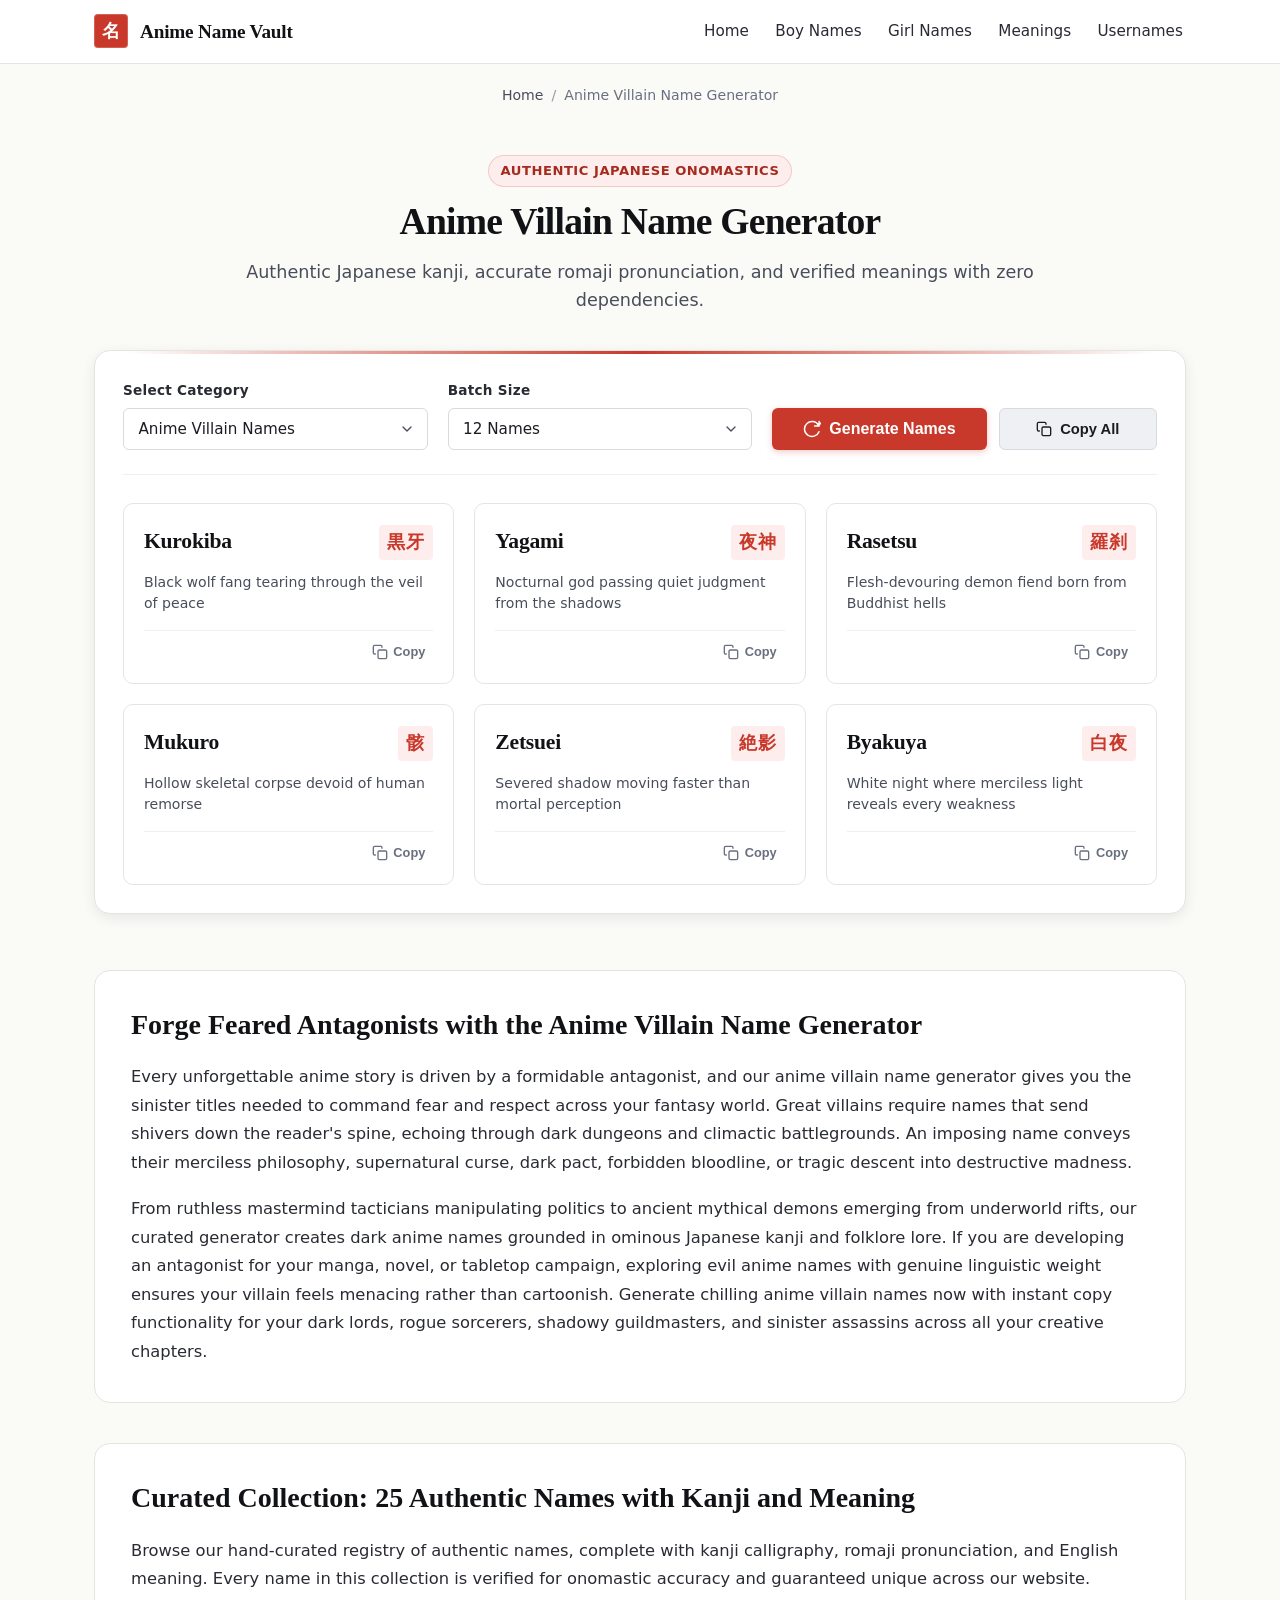
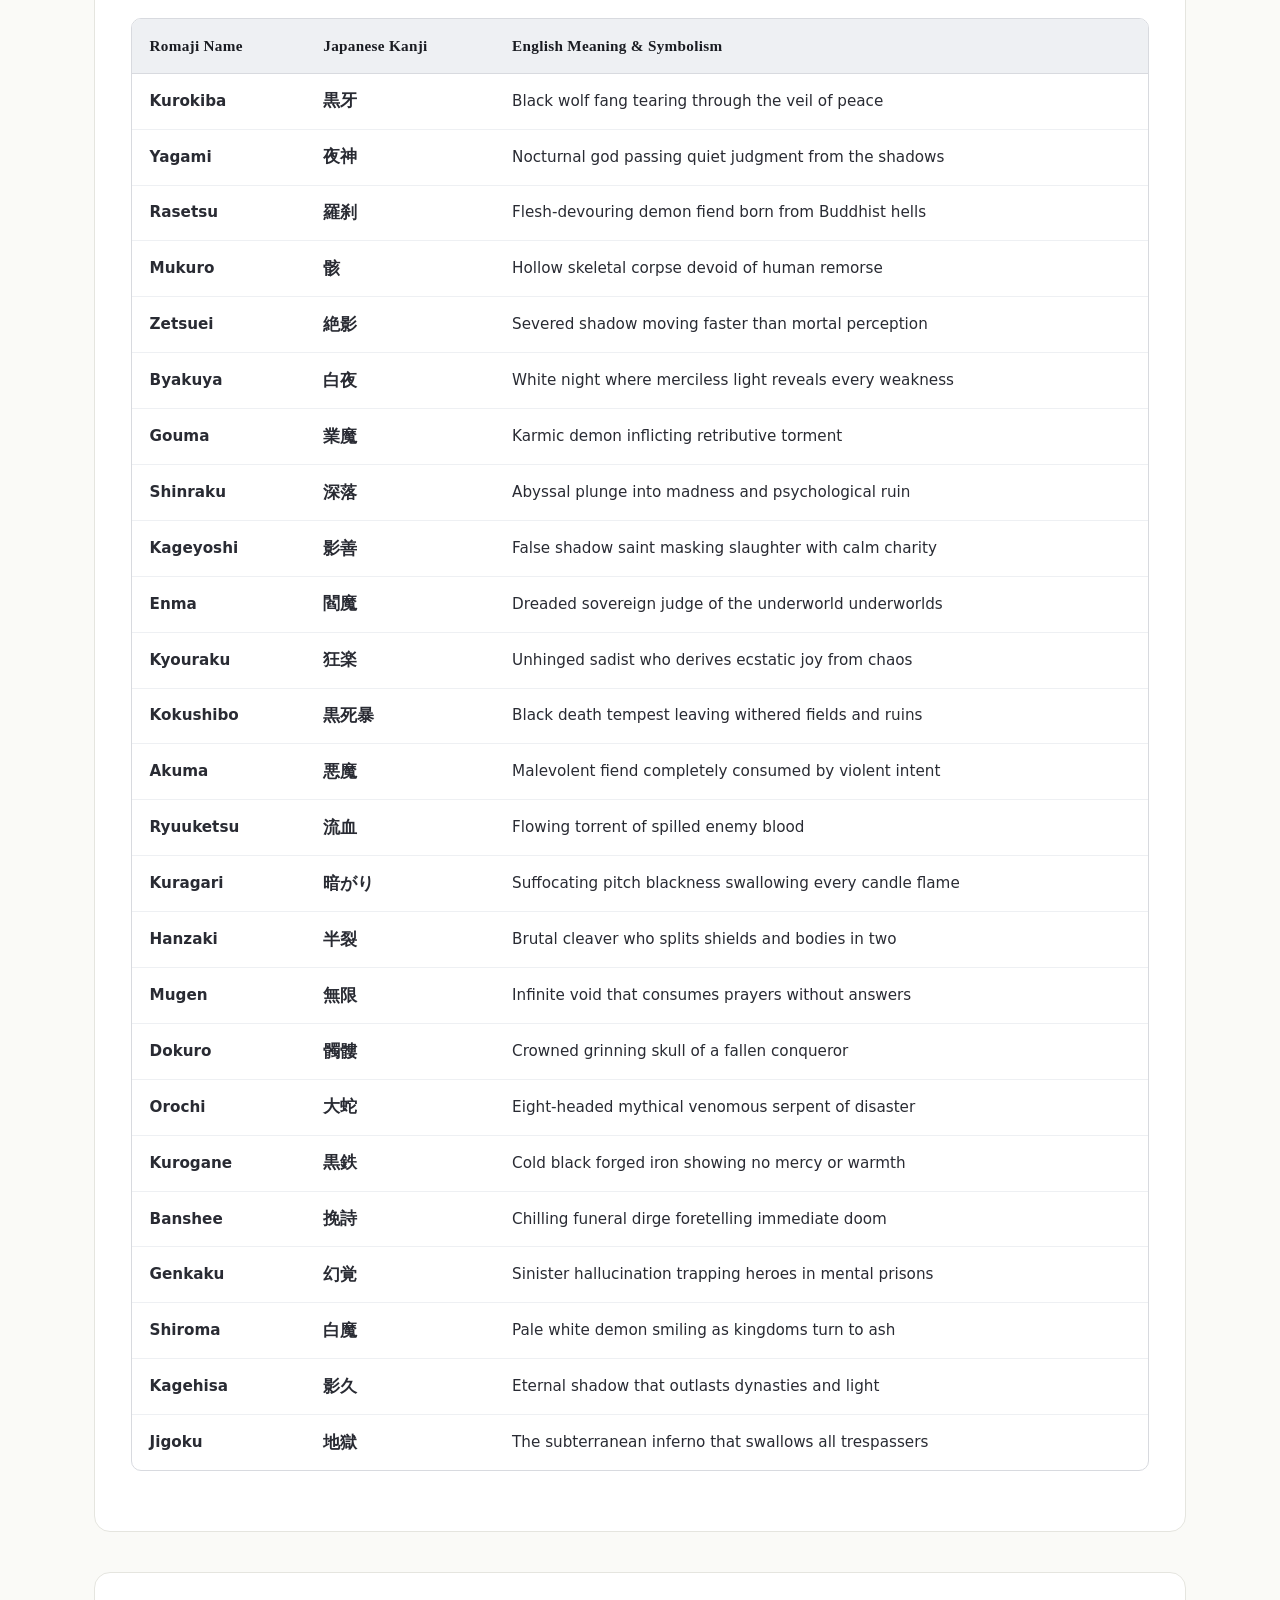
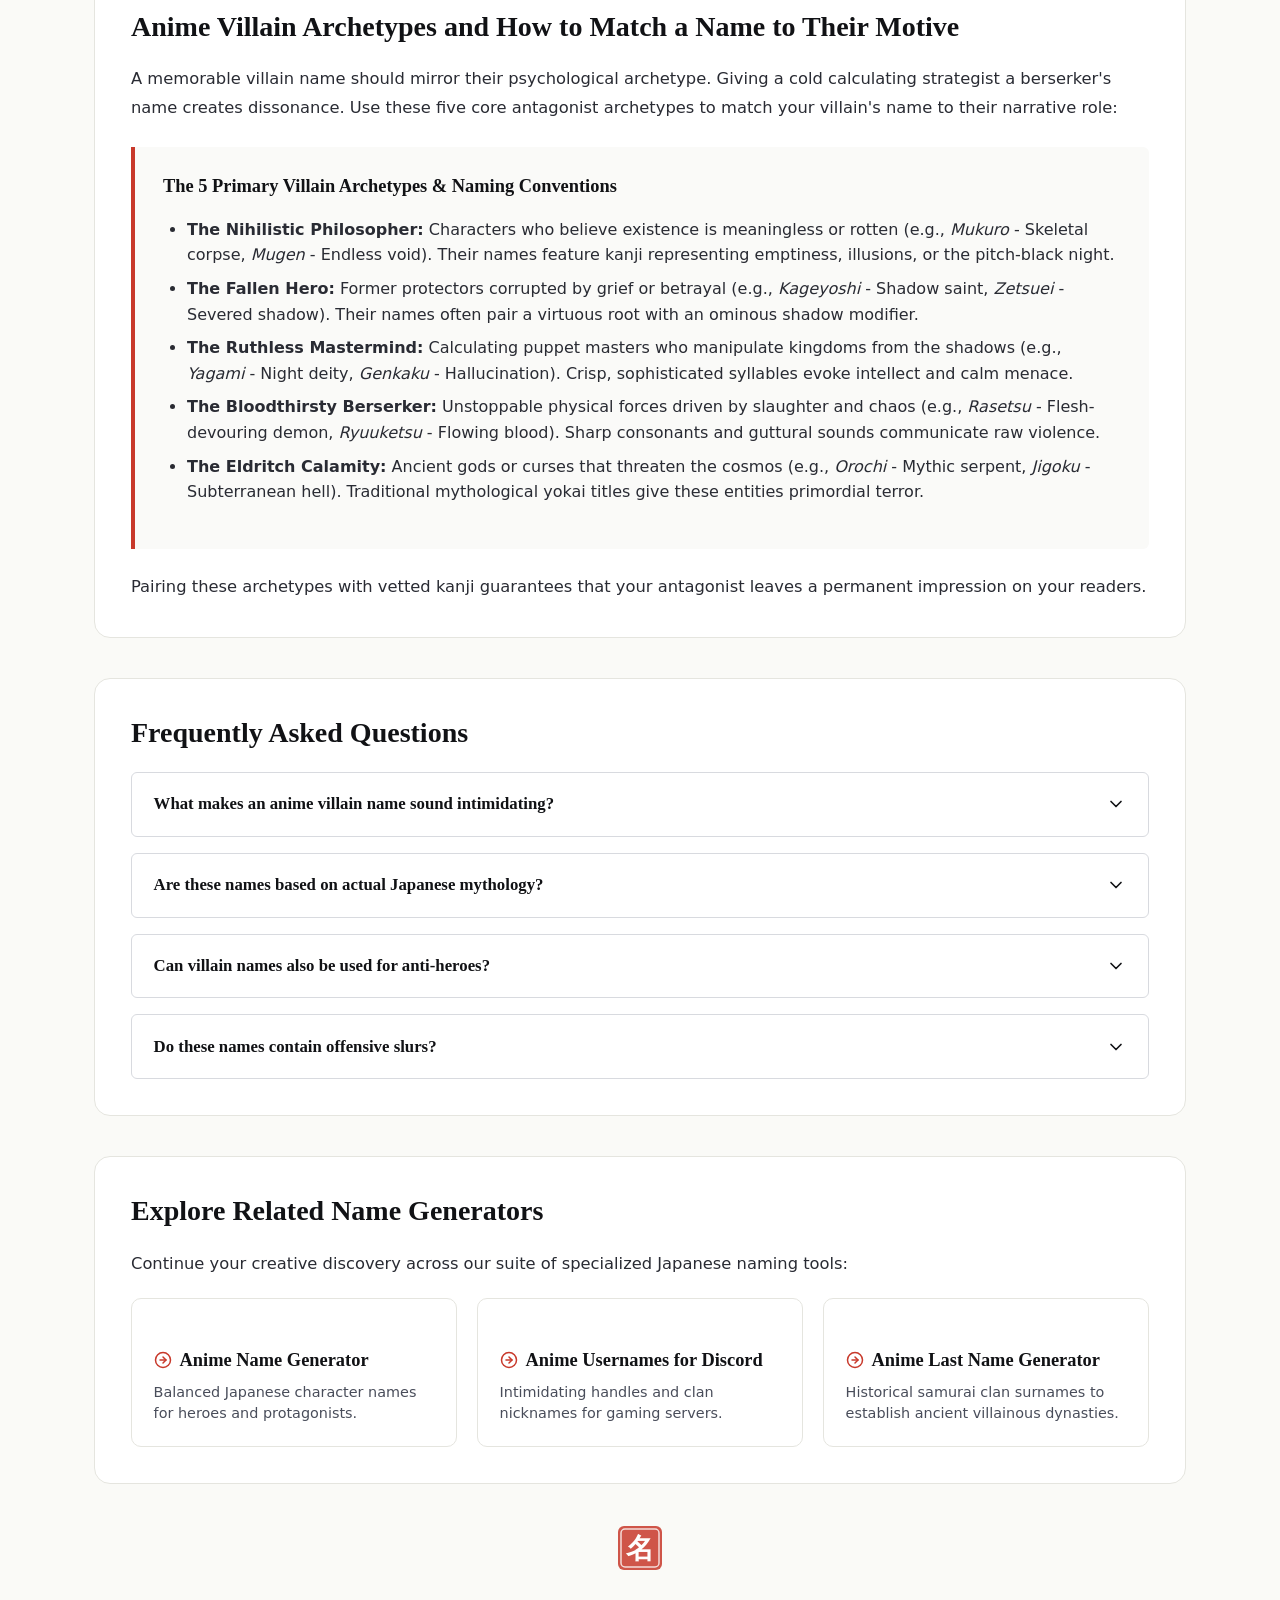
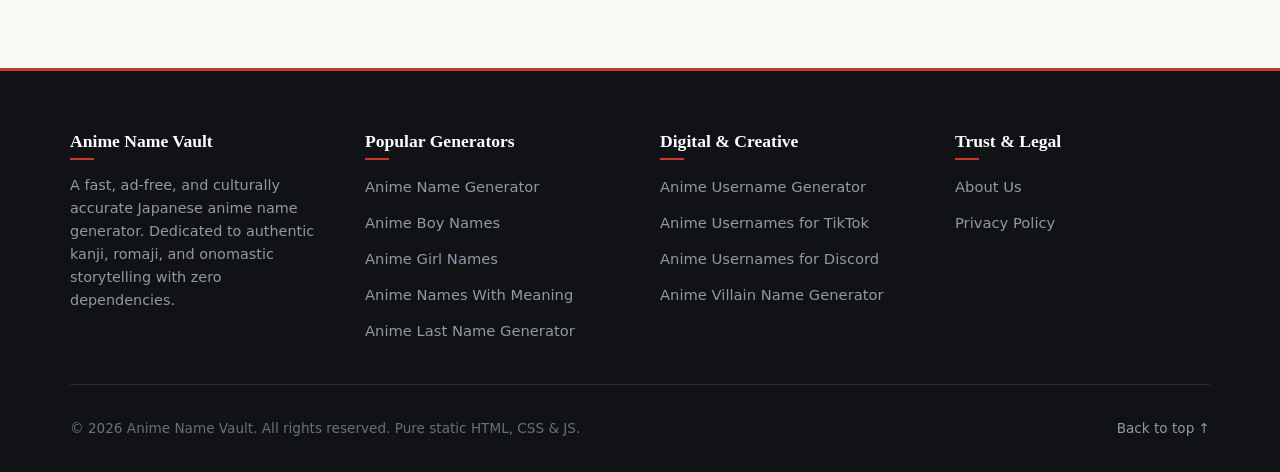
<file: anime-villain-name-generator.html>
<!DOCTYPE html>
<html lang="en">
<head>
  <meta charset="utf-8">
  <meta name="viewport" content="width=device-width, initial-scale=1.0">
  <title>Anime Villain Name Generator: Dark, Evil Names + Kanji</title>
  <meta name="description" content="Forge menacing antagonist titles with our anime villain name generator. Browse dark anime names and sinister kanji meanings for manga villains and dark lords.">
  <!-- Pre-launch protection -->
  <meta name="robots" content="noindex, nofollow">
  <link rel="canonical" href="https://animenamevault.com/anime-villain-name-generator">

  <!-- Favicons & Manifest -->
  <link rel="icon" type="image/svg+xml" href="/img/favicon.svg">
  <link rel="alternate icon" type="image/x-icon" href="/img/favicon.ico">
  <link rel="icon" type="image/png" sizes="32x32" href="/img/favicon-32.png">
  <link rel="apple-touch-icon" sizes="180x180" href="/img/apple-touch-icon.png">
  <link rel="manifest" href="/site.webmanifest">
  <meta name="theme-color" content="#C8392B">

  <!-- Open Graph / Social Media -->
  <meta property="og:title" content="Anime Villain Name Generator: Dark, Evil Names + Kanji">
  <meta property="og:description" content="Forge menacing antagonist titles with our anime villain name generator. Browse dark anime names and sinister kanji meanings for manga villains and dark lords.">
  <meta property="og:image" content="https://animenamevault.com/img/og-anime-villain-name-generator.png">
  <meta property="og:image:width" content="1200">
  <meta property="og:image:height" content="630">
  <meta property="og:image:alt" content="Anime Villain Name Generator in Sumi and Shu Japanese calligraphy design">
  <meta property="og:url" content="https://animenamevault.com/anime-villain-name-generator">
  <meta property="og:type" content="website">

  <!-- Twitter Card -->
  <meta name="twitter:card" content="summary_large_image">
  <meta name="twitter:title" content="Anime Villain Name Generator: Dark, Evil Names + Kanji">
  <meta name="twitter:description" content="Forge menacing antagonist titles with our anime villain name generator. Browse dark anime names and sinister kanji meanings for manga villains and dark lords.">
  <meta name="twitter:image" content="https://animenamevault.com/img/og-anime-villain-name-generator.png">

  <!-- Stylesheet -->
  <link rel="stylesheet" href="/css/style.css">

  <!-- JSON-LD Schemas -->
<script type="application/ld+json">
{
  "@context": "https://schema.org",
  "@type": "WebApplication",
  "name": "Anime Villain Name Generator",
  "url": "https://animenamevault.com/anime-villain-name-generator",
  "description": "Forge menacing antagonist titles with our anime villain name generator. Browse dark anime names and sinister kanji meanings for manga villains and dark lords.",
  "applicationCategory": "UtilitiesApplication",
  "operatingSystem": "Any",
  "offers": {
    "@type": "Offer",
    "price": "0",
    "priceCurrency": "USD"
  }
}
</script>
<script type="application/ld+json">
{
  "@context": "https://schema.org",
  "@type": "BreadcrumbList",
  "itemListElement": [
    {
      "@type": "ListItem",
      "position": 1,
      "name": "Home",
      "item": "https://animenamevault.com/"
    },
    {
      "@type": "ListItem",
      "position": 2,
      "name": "Anime Villain Name Generator",
      "item": "https://animenamevault.com/anime-villain-name-generator"
    }
  ]
}
</script>
<script type="application/ld+json">
{
  "@context": "https://schema.org",
  "@type": "FAQPage",
  "mainEntity": [
    {
      "@type": "Question",
      "name": "What makes an anime villain name sound intimidating?",
      "acceptedAnswer": {
        "@type": "Answer",
        "text": "Intimidating villain names frequently employ sharp consonants (k, r, z), ominous kanji concepts (shadow, void, blood, demon), and concise, striking syllable cadences."
      }
    },
    {
      "@type": "Question",
      "name": "Are these names based on actual Japanese mythology?",
      "acceptedAnswer": {
        "@type": "Answer",
        "text": "Yes. Many entries draw inspiration from classical Shinto and Buddhist folklore, including yokai, oni, raksasa demons, and underworld judges like Enma."
      }
    },
    {
      "@type": "Question",
      "name": "Can villain names also be used for anti-heroes?",
      "acceptedAnswer": {
        "@type": "Answer",
        "text": "Certainly. Morally ambiguous anti-heroes, renegade ninjas, and dark fantasy protagonists frequently share the aesthetic naming conventions of villains."
      }
    },
    {
      "@type": "Question",
      "name": "Do these names contain offensive slurs?",
      "acceptedAnswer": {
        "@type": "Answer",
        "text": "No. While the meanings represent dark concepts such as shadows, curses, and blades, every entry has been curated to ensure zero real-world slurs or inappropriate vulgarities."
      }
    }
  ]
}
</script>
</head>
<body>
  <a href="#main" class="skip-link">Skip to main content</a>

  <header class="site-header">
    <div class="header-container">
      <a href="/" class="brand-link" aria-label="Anime Name Generator Home">
        <span class="brand-hanko" aria-hidden="true">名</span>
        <span class="brand-text">Anime Name Vault</span>
      </a>
      <nav aria-label="Main Navigation">
        <ul class="nav-links">
          <li><a href="/" >Home</a></li>
          <li><a href="/anime-boy-names" >Boy Names</a></li>
          <li><a href="/anime-girl-names" >Girl Names</a></li>
          <li><a href="/anime-names-with-meaning" >Meanings</a></li>
          <li><a href="/anime-username-generator" >Usernames</a></li>
        </ul>
      </nav>
    </div>
  </header>

  <nav class="breadcrumb-nav" aria-label="Breadcrumb">
    <ol class="breadcrumbs">
      <li><a href="/">Home</a></li>
      <li><span aria-hidden="true">/</span></li>
      <li aria-current="page">Anime Villain Name Generator</li>
    </ol>
  </nav>

  <main id="main">
    <section class="hero-section">
      <span class="hero-tag">Authentic Japanese Onomastics</span>
      <h1>Anime Villain Name Generator</h1>
      <p class="hero-subtitle">Authentic Japanese kanji, accurate romaji pronunciation, and verified meanings with zero dependencies.</p>
    </section>

    <!-- Generator Tool Box -->
    <section class="generator-card" aria-label="Anime Villain Name Generator Tool">
      <div class="generator-controls">
        <div class="control-group">
          <label for="gen-mode">Select Category</label>
          <select id="gen-mode" class="control-select">
            <option value="all">All / Random Japanese Names</option>
            <option value="boy">Anime Boy Names</option>
            <option value="girl">Anime Girl Names</option>
            <option value="lastname">Anime Surnames (Last Names)</option>
            <option value="meaning">Names with Meaning</option>
            <option value="villain">Anime Villain Names</option>
            <option value="username">Aesthetic Anime Usernames</option>
          </select>
        </div>

        <div class="control-group" id="platform-group" style="display: none;">
          <label for="gen-platform">Platform Style</label>
          <select id="gen-platform" class="control-select">
            <option value="general">General / Aesthetic Gamertag</option>
            <option value="tiktok">TikTok (Max 24 chars)</option>
            <option value="discord">Discord (Max 32 chars)</option>
          </select>
        </div>

        <div class="control-group">
          <label for="gen-count">Batch Size</label>
          <select id="gen-count" class="control-select">
            <option value="6">6 Names</option>
            <option value="12" selected>12 Names</option>
            <option value="20">20 Names</option>
          </select>
        </div>

        <div class="action-buttons">
          <button type="button" id="generate-btn" class="btn-primary">
            <svg width="18" height="18" viewBox="0 0 24 24" fill="none" stroke="currentColor" stroke-width="2" stroke-linecap="round" stroke-linejoin="round" aria-hidden="true"><path d="M21.5 2v6h-6M21.34 15.57a10 10 0 1 1-.57-8.38l5.67-5.67"></path></svg>
            <span>Generate Names</span>
          </button>
          <button type="button" id="copy-all-btn" class="btn-secondary">
            <svg width="16" height="16" viewBox="0 0 24 24" fill="none" stroke="currentColor" stroke-width="2" stroke-linecap="round" stroke-linejoin="round" aria-hidden="true"><rect x="9" y="9" width="13" height="13" rx="2" ry="2"></rect><path d="M5 15H4a2 2 0 0 1-2-2V4a2 2 0 0 1 2-2h9a2 2 0 0 1 2 2v1"></path></svg>
            <span>Copy All</span>
          </button>
        </div>
      </div>

      <!-- Pre-filled Results Grid (Works 100% with JS turned off) -->
      <div id="results-grid" class="results-grid" aria-label="Generated Names">
          <div class="name-card" tabindex="0" role="article" aria-label="Kurokiba, kanji 黒牙, meaning: Black wolf fang tearing through the veil of peace">
            <div class="card-header">
              <h3 class="card-romaji">Kurokiba</h3>
              <span class="card-kanji">黒牙</span>
            </div>
            <p class="card-meaning">Black wolf fang tearing through the veil of peace</p>
            <div class="card-actions">
              <button type="button" class="btn-copy-card" aria-label="Copy Kurokiba">
                <svg class="icon" viewBox="0 0 24 24" width="16" height="16" fill="none" stroke="currentColor" stroke-width="2" stroke-linecap="round" stroke-linejoin="round" aria-hidden="true">
                  <rect x="9" y="9" width="13" height="13" rx="2" ry="2"></rect>
                  <path d="M5 15H4a2 2 0 0 1-2-2V4a2 2 0 0 1 2-2h9a2 2 0 0 1 2 2v1"></path>
                </svg>
                <span>Copy</span>
              </button>
            </div>
          </div>
          <div class="name-card" tabindex="0" role="article" aria-label="Yagami, kanji 夜神, meaning: Nocturnal god passing quiet judgment from the shadows">
            <div class="card-header">
              <h3 class="card-romaji">Yagami</h3>
              <span class="card-kanji">夜神</span>
            </div>
            <p class="card-meaning">Nocturnal god passing quiet judgment from the shadows</p>
            <div class="card-actions">
              <button type="button" class="btn-copy-card" aria-label="Copy Yagami">
                <svg class="icon" viewBox="0 0 24 24" width="16" height="16" fill="none" stroke="currentColor" stroke-width="2" stroke-linecap="round" stroke-linejoin="round" aria-hidden="true">
                  <rect x="9" y="9" width="13" height="13" rx="2" ry="2"></rect>
                  <path d="M5 15H4a2 2 0 0 1-2-2V4a2 2 0 0 1 2-2h9a2 2 0 0 1 2 2v1"></path>
                </svg>
                <span>Copy</span>
              </button>
            </div>
          </div>
          <div class="name-card" tabindex="0" role="article" aria-label="Rasetsu, kanji 羅刹, meaning: Flesh-devouring demon fiend born from Buddhist hells">
            <div class="card-header">
              <h3 class="card-romaji">Rasetsu</h3>
              <span class="card-kanji">羅刹</span>
            </div>
            <p class="card-meaning">Flesh-devouring demon fiend born from Buddhist hells</p>
            <div class="card-actions">
              <button type="button" class="btn-copy-card" aria-label="Copy Rasetsu">
                <svg class="icon" viewBox="0 0 24 24" width="16" height="16" fill="none" stroke="currentColor" stroke-width="2" stroke-linecap="round" stroke-linejoin="round" aria-hidden="true">
                  <rect x="9" y="9" width="13" height="13" rx="2" ry="2"></rect>
                  <path d="M5 15H4a2 2 0 0 1-2-2V4a2 2 0 0 1 2-2h9a2 2 0 0 1 2 2v1"></path>
                </svg>
                <span>Copy</span>
              </button>
            </div>
          </div>
          <div class="name-card" tabindex="0" role="article" aria-label="Mukuro, kanji 骸, meaning: Hollow skeletal corpse devoid of human remorse">
            <div class="card-header">
              <h3 class="card-romaji">Mukuro</h3>
              <span class="card-kanji">骸</span>
            </div>
            <p class="card-meaning">Hollow skeletal corpse devoid of human remorse</p>
            <div class="card-actions">
              <button type="button" class="btn-copy-card" aria-label="Copy Mukuro">
                <svg class="icon" viewBox="0 0 24 24" width="16" height="16" fill="none" stroke="currentColor" stroke-width="2" stroke-linecap="round" stroke-linejoin="round" aria-hidden="true">
                  <rect x="9" y="9" width="13" height="13" rx="2" ry="2"></rect>
                  <path d="M5 15H4a2 2 0 0 1-2-2V4a2 2 0 0 1 2-2h9a2 2 0 0 1 2 2v1"></path>
                </svg>
                <span>Copy</span>
              </button>
            </div>
          </div>
          <div class="name-card" tabindex="0" role="article" aria-label="Zetsuei, kanji 絶影, meaning: Severed shadow moving faster than mortal perception">
            <div class="card-header">
              <h3 class="card-romaji">Zetsuei</h3>
              <span class="card-kanji">絶影</span>
            </div>
            <p class="card-meaning">Severed shadow moving faster than mortal perception</p>
            <div class="card-actions">
              <button type="button" class="btn-copy-card" aria-label="Copy Zetsuei">
                <svg class="icon" viewBox="0 0 24 24" width="16" height="16" fill="none" stroke="currentColor" stroke-width="2" stroke-linecap="round" stroke-linejoin="round" aria-hidden="true">
                  <rect x="9" y="9" width="13" height="13" rx="2" ry="2"></rect>
                  <path d="M5 15H4a2 2 0 0 1-2-2V4a2 2 0 0 1 2-2h9a2 2 0 0 1 2 2v1"></path>
                </svg>
                <span>Copy</span>
              </button>
            </div>
          </div>
          <div class="name-card" tabindex="0" role="article" aria-label="Byakuya, kanji 白夜, meaning: White night where merciless light reveals every weakness">
            <div class="card-header">
              <h3 class="card-romaji">Byakuya</h3>
              <span class="card-kanji">白夜</span>
            </div>
            <p class="card-meaning">White night where merciless light reveals every weakness</p>
            <div class="card-actions">
              <button type="button" class="btn-copy-card" aria-label="Copy Byakuya">
                <svg class="icon" viewBox="0 0 24 24" width="16" height="16" fill="none" stroke="currentColor" stroke-width="2" stroke-linecap="round" stroke-linejoin="round" aria-hidden="true">
                  <rect x="9" y="9" width="13" height="13" rx="2" ry="2"></rect>
                  <path d="M5 15H4a2 2 0 0 1-2-2V4a2 2 0 0 1 2-2h9a2 2 0 0 1 2 2v1"></path>
                </svg>
                <span>Copy</span>
              </button>
            </div>
          </div>
      </div>

      <!-- Accessible screen reader announcement -->
      <div id="gen-live-region" class="sr-only" aria-live="polite"></div>
    </section>

    <!-- Introductory SEO Content -->
    <article class="content-section">
      <h2>Forge Feared Antagonists with the Anime Villain Name Generator</h2>
      <p>Every unforgettable anime story is driven by a formidable antagonist, and our anime villain name generator gives you the sinister titles needed to command fear and respect across your fantasy world. Great villains require names that send shivers down the reader's spine, echoing through dark dungeons and climactic battlegrounds. An imposing name conveys their merciless philosophy, supernatural curse, dark pact, forbidden bloodline, or tragic descent into destructive madness.</p>
      <p>From ruthless mastermind tacticians manipulating politics to ancient mythical demons emerging from underworld rifts, our curated generator creates dark anime names grounded in ominous Japanese kanji and folklore lore. If you are developing an antagonist for your manga, novel, or tabletop campaign, exploring evil anime names with genuine linguistic weight ensures your villain feels menacing rather than cartoonish. Generate chilling anime villain names now with instant copy functionality for your dark lords, rogue sorcerers, shadowy guildmasters, and sinister assassins across all your creative chapters.</p>
    </article>

    <!-- Static Curated List of 25 Unique Names -->
    <section class="content-section">
      <h2>Curated Collection: 25 Authentic Names with Kanji and Meaning</h2>
      <p>Browse our hand-curated registry of authentic names, complete with kanji calligraphy, romaji pronunciation, and English meaning. Every name in this collection is verified for onomastic accuracy and guaranteed unique across our website.</p>
      
      <div class="table-responsive">
        <table class="name-table">
          <thead>
            <tr>
              <th scope="col">Romaji Name</th>
              <th scope="col">Japanese Kanji</th>
              <th scope="col">English Meaning & Symbolism</th>
            </tr>
          </thead>
          <tbody>
            <tr>
              <td class="table-romaji">Kurokiba</td>
              <td class="table-kanji">黒牙</td>
              <td>Black wolf fang tearing through the veil of peace</td>
            </tr>
            <tr>
              <td class="table-romaji">Yagami</td>
              <td class="table-kanji">夜神</td>
              <td>Nocturnal god passing quiet judgment from the shadows</td>
            </tr>
            <tr>
              <td class="table-romaji">Rasetsu</td>
              <td class="table-kanji">羅刹</td>
              <td>Flesh-devouring demon fiend born from Buddhist hells</td>
            </tr>
            <tr>
              <td class="table-romaji">Mukuro</td>
              <td class="table-kanji">骸</td>
              <td>Hollow skeletal corpse devoid of human remorse</td>
            </tr>
            <tr>
              <td class="table-romaji">Zetsuei</td>
              <td class="table-kanji">絶影</td>
              <td>Severed shadow moving faster than mortal perception</td>
            </tr>
            <tr>
              <td class="table-romaji">Byakuya</td>
              <td class="table-kanji">白夜</td>
              <td>White night where merciless light reveals every weakness</td>
            </tr>
            <tr>
              <td class="table-romaji">Gouma</td>
              <td class="table-kanji">業魔</td>
              <td>Karmic demon inflicting retributive torment</td>
            </tr>
            <tr>
              <td class="table-romaji">Shinraku</td>
              <td class="table-kanji">深落</td>
              <td>Abyssal plunge into madness and psychological ruin</td>
            </tr>
            <tr>
              <td class="table-romaji">Kageyoshi</td>
              <td class="table-kanji">影善</td>
              <td>False shadow saint masking slaughter with calm charity</td>
            </tr>
            <tr>
              <td class="table-romaji">Enma</td>
              <td class="table-kanji">閻魔</td>
              <td>Dreaded sovereign judge of the underworld underworlds</td>
            </tr>
            <tr>
              <td class="table-romaji">Kyouraku</td>
              <td class="table-kanji">狂楽</td>
              <td>Unhinged sadist who derives ecstatic joy from chaos</td>
            </tr>
            <tr>
              <td class="table-romaji">Kokushibo</td>
              <td class="table-kanji">黒死暴</td>
              <td>Black death tempest leaving withered fields and ruins</td>
            </tr>
            <tr>
              <td class="table-romaji">Akuma</td>
              <td class="table-kanji">悪魔</td>
              <td>Malevolent fiend completely consumed by violent intent</td>
            </tr>
            <tr>
              <td class="table-romaji">Ryuuketsu</td>
              <td class="table-kanji">流血</td>
              <td>Flowing torrent of spilled enemy blood</td>
            </tr>
            <tr>
              <td class="table-romaji">Kuragari</td>
              <td class="table-kanji">暗がり</td>
              <td>Suffocating pitch blackness swallowing every candle flame</td>
            </tr>
            <tr>
              <td class="table-romaji">Hanzaki</td>
              <td class="table-kanji">半裂</td>
              <td>Brutal cleaver who splits shields and bodies in two</td>
            </tr>
            <tr>
              <td class="table-romaji">Mugen</td>
              <td class="table-kanji">無限</td>
              <td>Infinite void that consumes prayers without answers</td>
            </tr>
            <tr>
              <td class="table-romaji">Dokuro</td>
              <td class="table-kanji">髑髏</td>
              <td>Crowned grinning skull of a fallen conqueror</td>
            </tr>
            <tr>
              <td class="table-romaji">Orochi</td>
              <td class="table-kanji">大蛇</td>
              <td>Eight-headed mythical venomous serpent of disaster</td>
            </tr>
            <tr>
              <td class="table-romaji">Kurogane</td>
              <td class="table-kanji">黒鉄</td>
              <td>Cold black forged iron showing no mercy or warmth</td>
            </tr>
            <tr>
              <td class="table-romaji">Banshee</td>
              <td class="table-kanji">挽詩</td>
              <td>Chilling funeral dirge foretelling immediate doom</td>
            </tr>
            <tr>
              <td class="table-romaji">Genkaku</td>
              <td class="table-kanji">幻覚</td>
              <td>Sinister hallucination trapping heroes in mental prisons</td>
            </tr>
            <tr>
              <td class="table-romaji">Shiroma</td>
              <td class="table-kanji">白魔</td>
              <td>Pale white demon smiling as kingdoms turn to ash</td>
            </tr>
            <tr>
              <td class="table-romaji">Kagehisa</td>
              <td class="table-kanji">影久</td>
              <td>Eternal shadow that outlasts dynasties and light</td>
            </tr>
            <tr>
              <td class="table-romaji">Jigoku</td>
              <td class="table-kanji">地獄</td>
              <td>The subterranean inferno that swallows all trespassers</td>
            </tr>
          </tbody>
        </table>
      </div>
    </section>

    <!-- Page-Specific Deep Dive Section -->
    <section class="content-section">
      <h2>Anime Villain Archetypes and How to Match a Name to Their Motive</h2>

          <p>A memorable villain name should mirror their psychological archetype. Giving a cold calculating strategist a berserker's name creates dissonance. Use these five core antagonist archetypes to match your villain's name to their narrative role:</p>
          <div class="feature-callout">
            <h4>The 5 Primary Villain Archetypes & Naming Conventions</h4>
            <ul>
              <li><strong>The Nihilistic Philosopher:</strong> Characters who believe existence is meaningless or rotten (e.g., <em>Mukuro</em> - Skeletal corpse, <em>Mugen</em> - Endless void). Their names feature kanji representing emptiness, illusions, or the pitch-black night.</li>
              <li><strong>The Fallen Hero:</strong> Former protectors corrupted by grief or betrayal (e.g., <em>Kageyoshi</em> - Shadow saint, <em>Zetsuei</em> - Severed shadow). Their names often pair a virtuous root with an ominous shadow modifier.</li>
              <li><strong>The Ruthless Mastermind:</strong> Calculating puppet masters who manipulate kingdoms from the shadows (e.g., <em>Yagami</em> - Night deity, <em>Genkaku</em> - Hallucination). Crisp, sophisticated syllables evoke intellect and calm menace.</li>
              <li><strong>The Bloodthirsty Berserker:</strong> Unstoppable physical forces driven by slaughter and chaos (e.g., <em>Rasetsu</em> - Flesh-devouring demon, <em>Ryuuketsu</em> - Flowing blood). Sharp consonants and guttural sounds communicate raw violence.</li>
              <li><strong>The Eldritch Calamity:</strong> Ancient gods or curses that threaten the cosmos (e.g., <em>Orochi</em> - Mythic serpent, <em>Jigoku</em> - Subterranean hell). Traditional mythological yokai titles give these entities primordial terror.</li>
            </ul>
          </div>
          <p>Pairing these archetypes with vetted kanji guarantees that your antagonist leaves a permanent impression on your readers.</p>
        
    </section>

    <!-- Unique FAQs Section -->
    <section class="content-section">
      <h2>Frequently Asked Questions</h2>
      <div class="faq-list">
        <details class="faq-item">
          <summary class="faq-question">
            <span>What makes an anime villain name sound intimidating?</span>
            <svg class="faq-icon" width="20" height="20" viewBox="0 0 24 24" fill="none" stroke="currentColor" stroke-width="2" stroke-linecap="round" stroke-linejoin="round" aria-hidden="true">
              <polyline points="6 9 12 15 18 9"></polyline>
            </svg>
          </summary>
          <div class="faq-answer">
            <p>Intimidating villain names frequently employ sharp consonants (k, r, z), ominous kanji concepts (shadow, void, blood, demon), and concise, striking syllable cadences.</p>
          </div>
        </details>
        <details class="faq-item">
          <summary class="faq-question">
            <span>Are these names based on actual Japanese mythology?</span>
            <svg class="faq-icon" width="20" height="20" viewBox="0 0 24 24" fill="none" stroke="currentColor" stroke-width="2" stroke-linecap="round" stroke-linejoin="round" aria-hidden="true">
              <polyline points="6 9 12 15 18 9"></polyline>
            </svg>
          </summary>
          <div class="faq-answer">
            <p>Yes. Many entries draw inspiration from classical Shinto and Buddhist folklore, including yokai, oni, raksasa demons, and underworld judges like Enma.</p>
          </div>
        </details>
        <details class="faq-item">
          <summary class="faq-question">
            <span>Can villain names also be used for anti-heroes?</span>
            <svg class="faq-icon" width="20" height="20" viewBox="0 0 24 24" fill="none" stroke="currentColor" stroke-width="2" stroke-linecap="round" stroke-linejoin="round" aria-hidden="true">
              <polyline points="6 9 12 15 18 9"></polyline>
            </svg>
          </summary>
          <div class="faq-answer">
            <p>Certainly. Morally ambiguous anti-heroes, renegade ninjas, and dark fantasy protagonists frequently share the aesthetic naming conventions of villains.</p>
          </div>
        </details>
        <details class="faq-item">
          <summary class="faq-question">
            <span>Do these names contain offensive slurs?</span>
            <svg class="faq-icon" width="20" height="20" viewBox="0 0 24 24" fill="none" stroke="currentColor" stroke-width="2" stroke-linecap="round" stroke-linejoin="round" aria-hidden="true">
              <polyline points="6 9 12 15 18 9"></polyline>
            </svg>
          </summary>
          <div class="faq-answer">
            <p>No. While the meanings represent dark concepts such as shadows, curses, and blades, every entry has been curated to ensure zero real-world slurs or inappropriate vulgarities.</p>
          </div>
        </details>
      </div>
    </section>

    <!-- Related Generators Navigation -->
    <section class="content-section">
      <h2>Explore Related Name Generators</h2>
      <p>Continue your creative discovery across our suite of specialized Japanese naming tools:</p>
      <div class="related-grid">
        <a href="/" class="related-card">
          <h3>
            <svg width="18" height="18" viewBox="0 0 24 24" fill="none" stroke="#C8392B" stroke-width="2" stroke-linecap="round" stroke-linejoin="round" aria-hidden="true"><circle cx="12" cy="12" r="10"></circle><polyline points="12 16 16 12 12 8"></polyline><line x1="8" y1="12" x2="16" y2="12"></line></svg>
            <span>Anime Name Generator</span>
          </h3>
          <p>Balanced Japanese character names for heroes and protagonists.</p>
        </a>
        <a href="/anime-usernames-for-discord" class="related-card">
          <h3>
            <svg width="18" height="18" viewBox="0 0 24 24" fill="none" stroke="#C8392B" stroke-width="2" stroke-linecap="round" stroke-linejoin="round" aria-hidden="true"><circle cx="12" cy="12" r="10"></circle><polyline points="12 16 16 12 12 8"></polyline><line x1="8" y1="12" x2="16" y2="12"></line></svg>
            <span>Anime Usernames for Discord</span>
          </h3>
          <p>Intimidating handles and clan nicknames for gaming servers.</p>
        </a>
        <a href="/anime-last-name-generator" class="related-card">
          <h3>
            <svg width="18" height="18" viewBox="0 0 24 24" fill="none" stroke="#C8392B" stroke-width="2" stroke-linecap="round" stroke-linejoin="round" aria-hidden="true"><circle cx="12" cy="12" r="10"></circle><polyline points="12 16 16 12 12 8"></polyline><line x1="8" y1="12" x2="16" y2="12"></line></svg>
            <span>Anime Last Name Generator</span>
          </h3>
          <p>Historical samurai clan surnames to establish ancient villainous dynasties.</p>
        </a>
      </div>
    </section>

    <!-- Decorative Stamp -->
    <div style="text-align: center; margin: 2rem 0;">
      <img src="/img/hanko-stamp.svg" alt="Authentic anime villain name generator seal badge" width="48" height="48" class="section-stamp" loading="lazy">
    </div>
  </main>

  <footer class="site-footer">
    <div class="footer-container">
      <div class="footer-col">
        <h4>Anime Name Vault</h4>
        <p>A fast, ad-free, and culturally accurate Japanese anime name generator. Dedicated to authentic kanji, romaji, and onomastic storytelling with zero dependencies.</p>
      </div>
      <div class="footer-col">
        <h4>Popular Generators</h4>
        <ul class="footer-links">
          <li><a href="/">Anime Name Generator</a></li>
          <li><a href="/anime-boy-names">Anime Boy Names</a></li>
          <li><a href="/anime-girl-names">Anime Girl Names</a></li>
          <li><a href="/anime-names-with-meaning">Anime Names With Meaning</a></li>
          <li><a href="/anime-last-name-generator">Anime Last Name Generator</a></li>
        </ul>
      </div>
      <div class="footer-col">
        <h4>Digital & Creative</h4>
        <ul class="footer-links">
          <li><a href="/anime-username-generator">Anime Username Generator</a></li>
          <li><a href="/anime-usernames-for-tiktok">Anime Usernames for TikTok</a></li>
          <li><a href="/anime-usernames-for-discord">Anime Usernames for Discord</a></li>
          <li><a href="/anime-villain-name-generator">Anime Villain Name Generator</a></li>
        </ul>
      </div>
      <div class="footer-col">
        <h4>Trust & Legal</h4>
        <ul class="footer-links">
          <li><a href="/about">About Us</a></li>
          <li><a href="/privacy">Privacy Policy</a></li>
        </ul>
      </div>
    </div>
    <div class="footer-bottom">
      <p>&copy; 2026 Anime Name Vault. All rights reserved. Pure static HTML, CSS &amp; JS.</p>
      <p><a href="#main">Back to top &uarr;</a></p>
    </div>
  </footer>

  <!-- Toast Notice Container -->
  <div id="toast" class="toast-notice" role="status" aria-live="polite"></div>

  <!-- Scripts -->
  <script>
    window.__INITIAL_MODE = "villain";
    window.__INITIAL_PLATFORM = "general";
  </script>
  <script src="/js/data.js"></script>
  <script src="/js/generator.js"></script>
</body>
</html>
</file>
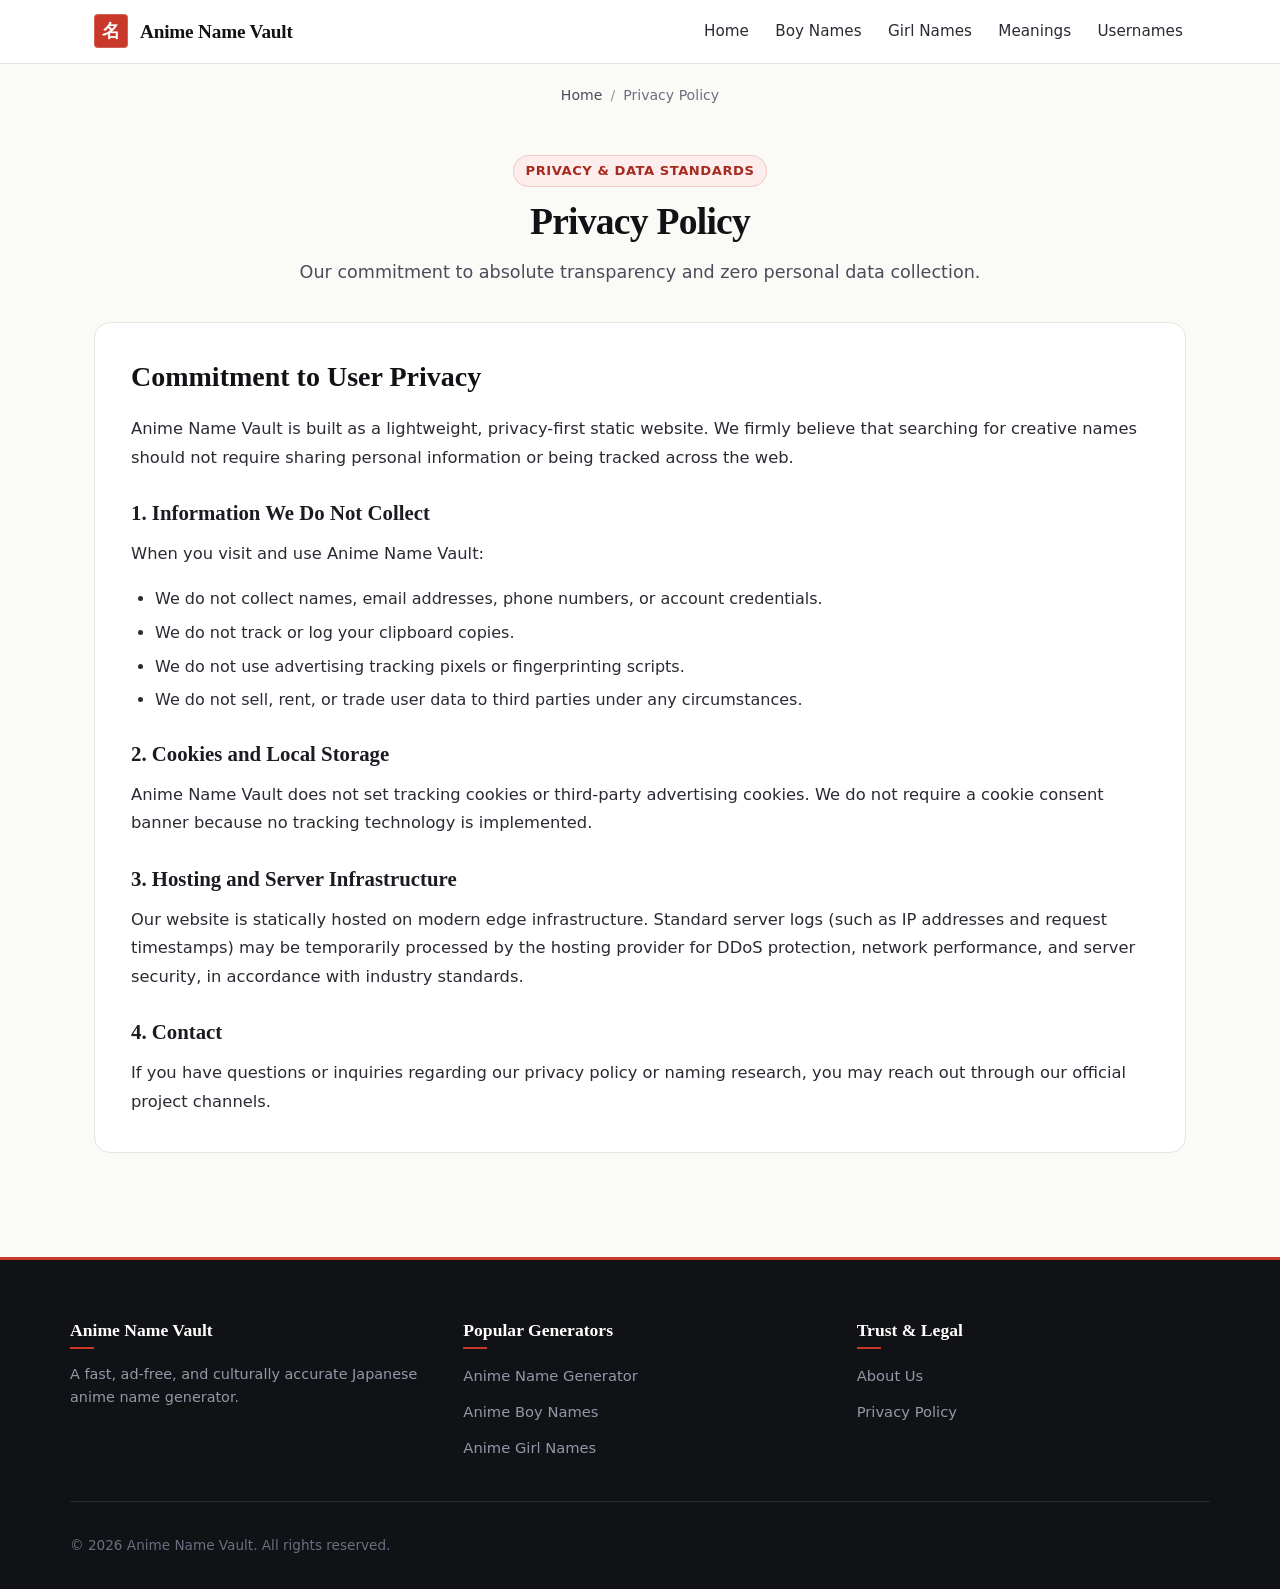
<file: privacy.html>
<!DOCTYPE html>
<html lang="en">
<head>
  <meta charset="utf-8">
  <meta name="viewport" content="width=device-width, initial-scale=1.0">
  <title>Privacy Policy | Anime Name Vault</title>
  <meta name="description" content="Read the privacy policy for Anime Name Vault. We do not collect personal data, store cookies, or run third-party tracking scripts on our website.">
  <meta name="robots" content="noindex, nofollow">
  <link rel="canonical" href="https://animenamevault.com/privacy">
  <link rel="icon" type="image/svg+xml" href="/img/favicon.svg">
  <link rel="stylesheet" href="/css/style.css">
</head>
<body>
  <a href="#main" class="skip-link">Skip to main content</a>
  <header class="site-header">
    <div class="header-container">
      <a href="/" class="brand-link">
        <span class="brand-hanko" aria-hidden="true">名</span>
        <span class="brand-text">Anime Name Vault</span>
      </a>
      <nav aria-label="Main Navigation">
        <ul class="nav-links">
          <li><a href="/">Home</a></li>
          <li><a href="/anime-boy-names">Boy Names</a></li>
          <li><a href="/anime-girl-names">Girl Names</a></li>
          <li><a href="/anime-names-with-meaning">Meanings</a></li>
          <li><a href="/anime-username-generator">Usernames</a></li>
        </ul>
      </nav>
    </div>
  </header>

  <nav class="breadcrumb-nav" aria-label="Breadcrumb">
    <ol class="breadcrumbs">
      <li><a href="/">Home</a></li>
      <li><span aria-hidden="true">/</span></li>
      <li aria-current="page">Privacy Policy</li>
    </ol>
  </nav>

  <main id="main">
    <section class="hero-section">
      <span class="hero-tag">Privacy & Data Standards</span>
      <h1>Privacy Policy</h1>
      <p class="hero-subtitle">Our commitment to absolute transparency and zero personal data collection.</p>
    </section>

    <article class="content-section">
      <h2>Commitment to User Privacy</h2>
      <p>Anime Name Vault is built as a lightweight, privacy-first static website. We firmly believe that searching for creative names should not require sharing personal information or being tracked across the web.</p>
      
      <h3>1. Information We Do Not Collect</h3>
      <p>When you visit and use Anime Name Vault:</p>
      <ul>
        <li>We do not collect names, email addresses, phone numbers, or account credentials.</li>
        <li>We do not track or log your clipboard copies.</li>
        <li>We do not use advertising tracking pixels or fingerprinting scripts.</li>
        <li>We do not sell, rent, or trade user data to third parties under any circumstances.</li>
      </ul>

      <h3>2. Cookies and Local Storage</h3>
      <p>Anime Name Vault does not set tracking cookies or third-party advertising cookies. We do not require a cookie consent banner because no tracking technology is implemented.</p>

      <h3>3. Hosting and Server Infrastructure</h3>
      <p>Our website is statically hosted on modern edge infrastructure. Standard server logs (such as IP addresses and request timestamps) may be temporarily processed by the hosting provider for DDoS protection, network performance, and server security, in accordance with industry standards.</p>

      <h3>4. Contact</h3>
      <p>If you have questions or inquiries regarding our privacy policy or naming research, you may reach out through our official project channels.</p>
    </article>
  </main>

  <footer class="site-footer">
    <div class="footer-container">
      <div class="footer-col">
        <h4>Anime Name Vault</h4>
        <p>A fast, ad-free, and culturally accurate Japanese anime name generator.</p>
      </div>
      <div class="footer-col">
        <h4>Popular Generators</h4>
        <ul class="footer-links">
          <li><a href="/">Anime Name Generator</a></li>
          <li><a href="/anime-boy-names">Anime Boy Names</a></li>
          <li><a href="/anime-girl-names">Anime Girl Names</a></li>
        </ul>
      </div>
      <div class="footer-col">
        <h4>Trust & Legal</h4>
        <ul class="footer-links">
          <li><a href="/about">About Us</a></li>
          <li><a href="/privacy">Privacy Policy</a></li>
        </ul>
      </div>
    </div>
    <div class="footer-bottom">
      <p>&copy; 2026 Anime Name Vault. All rights reserved.</p>
    </div>
  </footer>
</body>
</html>
</file>
<file: css/style.css>
/* ==========================================================================
   Sumi & Shu Design System - Anime Name Generator
   Pure CSS - Zero External Dependencies - WCAG AA Accessible
   ========================================================================== */

:root {
  --ink-900: #111215;
  --ink-800: #1a1c22;
  --ink-700: #292b33;
  --ink-600: #494d5a;
  --ink-500: #6a6f80;
  --ink-400: #9398a8;
  --ink-200: #d8dadf;
  --ink-100: #eef0f3;
  --washi-bg: #fafaf7;
  --washi-card: #ffffff;
  --shu-cinnabar: #c8392b;
  --shu-deep: #a62b1f;
  --shu-light: #fdeeed;
  --border-subtle: #e5e5df;
  --border-focus: #c8392b;
  --shadow-sm: 0 1px 3px rgba(17, 18, 21, 0.05);
  --shadow-md: 0 4px 14px rgba(17, 18, 21, 0.08);
  --radius-sm: 6px;
  --radius-md: 10px;
  --radius-lg: 16px;
  --font-serif: "Yu Mincho", "Hiragino Mincho ProN", "MS PMincho", Georgia, serif;
  --font-sans: system-ui, -apple-system, BlinkMacSystemFont, "Segoe UI", Roboto, "Helvetica Neue", Arial, sans-serif;
  --max-width: 1140px;
}

/* Reset & Box Sizing */
*, *::before, *::after {
  box-sizing: border-box;
  margin: 0;
  padding: 0;
}

html {
  font-size: 16px;
  background-color: var(--washi-bg);
  color: var(--ink-800);
  font-family: var(--font-sans);
  line-height: 1.65;
  -webkit-font-smoothing: antialiased;
  -moz-osx-font-smoothing: grayscale;
}

body {
  min-height: 100vh;
  display: flex;
  flex-direction: column;
  overflow-x: hidden;
}

/* Skip link for accessibility */
.skip-link {
  position: absolute;
  top: -100px;
  left: 1rem;
  background: var(--shu-cinnabar);
  color: #ffffff;
  padding: 0.75rem 1.25rem;
  font-weight: 600;
  z-index: 9999;
  border-radius: var(--radius-sm);
  text-decoration: none;
  transition: top 0.2s ease;
}
.skip-link:focus {
  top: 1rem;
}

/* Header & Navigation */
.site-header {
  background-color: #ffffff;
  border-bottom: 1px solid var(--border-subtle);
  position: sticky;
  top: 0;
  z-index: 100;
}

.header-container {
  max-width: var(--max-width);
  margin: 0 auto;
  padding: 0.9rem 1.5rem;
  display: flex;
  align-items: center;
  justify-content: space-between;
}

.brand-link {
  display: flex;
  align-items: center;
  gap: 0.75rem;
  text-decoration: none;
  color: var(--ink-900);
  font-weight: 700;
  font-size: 1.15rem;
  letter-spacing: -0.01em;
}

.brand-hanko {
  display: inline-flex;
  align-items: center;
  justify-content: center;
  width: 34px;
  height: 34px;
  background-color: var(--shu-cinnabar);
  color: #ffffff;
  font-family: var(--font-serif);
  font-weight: 900;
  font-size: 1.1rem;
  border-radius: 4px;
  box-shadow: inset 0 0 0 1px rgba(255,255,255,0.2);
}

.brand-text {
  font-family: var(--font-serif);
  font-size: 1.2rem;
  font-weight: 700;
  color: var(--ink-900);
}

.nav-links {
  display: flex;
  align-items: center;
  gap: 1.25rem;
  list-style: none;
}

.nav-links a {
  text-decoration: none;
  color: var(--ink-700);
  font-size: 0.95rem;
  font-weight: 500;
  padding: 0.4rem 0.2rem;
  border-bottom: 2px solid transparent;
  transition: color 0.15s ease, border-color 0.15s ease;
}

.nav-links a:hover,
.nav-links a[aria-current="page"] {
  color: var(--shu-cinnabar);
  border-bottom-color: var(--shu-cinnabar);
}

/* Breadcrumbs */
.breadcrumb-nav {
  max-width: var(--max-width);
  margin: 1.25rem auto 0;
  padding: 0 1.5rem;
}

.breadcrumbs {
  list-style: none;
  display: flex;
  align-items: center;
  flex-wrap: wrap;
  gap: 0.5rem;
  font-size: 0.88rem;
  color: var(--ink-500);
}

.breadcrumbs li {
  display: flex;
  align-items: center;
  gap: 0.5rem;
}

.breadcrumbs a {
  color: var(--ink-600);
  text-decoration: none;
  transition: color 0.15s ease;
}

.breadcrumbs a:hover {
  color: var(--shu-cinnabar);
  text-decoration: underline;
}

.breadcrumbs span[aria-hidden="true"] {
  color: var(--ink-400);
}

/* Main Container */
main {
  flex: 1;
  max-width: var(--max-width);
  margin: 0 auto;
  padding: 1.5rem 1.5rem 4rem;
  width: 100%;
}

/* Hero Section */
.hero-section {
  text-align: center;
  margin: 1.5rem auto 2.25rem;
  max-width: 800px;
}

.hero-tag {
  display: inline-block;
  padding: 0.25rem 0.75rem;
  background-color: var(--shu-light);
  color: var(--shu-deep);
  font-size: 0.82rem;
  font-weight: 600;
  letter-spacing: 0.04em;
  text-transform: uppercase;
  border-radius: 9999px;
  margin-bottom: 0.75rem;
  border: 1px solid rgba(200, 57, 43, 0.2);
}

h1 {
  font-family: var(--font-serif);
  font-size: 2.35rem;
  line-height: 1.25;
  color: var(--ink-900);
  margin-bottom: 0.75rem;
  letter-spacing: -0.02em;
}

.hero-subtitle {
  font-size: 1.1rem;
  color: var(--ink-600);
  line-height: 1.6;
}

/* Generator Tool Panel */
.generator-card {
  background-color: var(--washi-card);
  border: 1px solid var(--border-subtle);
  border-radius: var(--radius-lg);
  box-shadow: var(--shadow-md);
  padding: 1.75rem;
  margin-bottom: 3.5rem;
  position: relative;
}

.generator-card::before {
  content: "";
  position: absolute;
  top: 0;
  left: 2rem;
  right: 2rem;
  height: 3px;
  background: linear-gradient(90deg, transparent, var(--shu-cinnabar), transparent);
}

.generator-controls {
  display: flex;
  flex-wrap: wrap;
  gap: 1.25rem;
  align-items: flex-end;
  padding-bottom: 1.5rem;
  border-bottom: 1px solid var(--ink-100);
  margin-bottom: 1.75rem;
}

.control-group {
  display: flex;
  flex-direction: column;
  gap: 0.4rem;
  flex: 1 1 200px;
}

.control-group label {
  font-size: 0.85rem;
  font-weight: 600;
  color: var(--ink-700);
  letter-spacing: 0.02em;
}

.control-select {
  appearance: none;
  background-color: #ffffff;
  border: 1px solid var(--ink-200);
  border-radius: var(--radius-sm);
  padding: 0.7rem 2.2rem 0.7rem 0.9rem;
  font-size: 0.95rem;
  font-family: inherit;
  color: var(--ink-800);
  background-image: url("data:image/svg+xml,%3Csvg xmlns='http://www.w3.org/2000/svg' width='16' height='16' viewBox='0 0 24 24' fill='none' stroke='%23494d5a' stroke-width='2' stroke-linecap='round' stroke-linejoin='round'%3E%3Cpolyline points='6 9 12 15 18 9'%3E%3C/polyline%3E%3C/svg%3E");
  background-repeat: no-repeat;
  background-position: right 0.75rem center;
  background-size: 16px;
  cursor: pointer;
  transition: border-color 0.15s ease, box-shadow 0.15s ease;
}

.control-select:focus {
  outline: none;
  border-color: var(--border-focus);
  box-shadow: 0 0 0 3px rgba(200, 57, 43, 0.15);
}

.action-buttons {
  display: flex;
  gap: 0.75rem;
  flex: 1 1 280px;
}

.btn-primary {
  flex: 1.4;
  display: inline-flex;
  align-items: center;
  justify-content: center;
  gap: 0.5rem;
  background-color: var(--shu-cinnabar);
  color: #ffffff;
  border: none;
  border-radius: var(--radius-sm);
  padding: 0.75rem 1.25rem;
  font-size: 1rem;
  font-weight: 600;
  cursor: pointer;
  box-shadow: 0 2px 6px rgba(200, 57, 43, 0.25);
  transition: background-color 0.15s ease, transform 0.1s ease;
}

.btn-primary:hover {
  background-color: var(--shu-deep);
}

.btn-primary:active {
  transform: translateY(1px);
}

.btn-primary:focus-visible {
  outline: 2px solid var(--ink-900);
  outline-offset: 2px;
}

.btn-secondary {
  flex: 1;
  display: inline-flex;
  align-items: center;
  justify-content: center;
  gap: 0.5rem;
  background-color: var(--ink-100);
  color: var(--ink-800);
  border: 1px solid var(--ink-200);
  border-radius: var(--radius-sm);
  padding: 0.75rem 1rem;
  font-size: 0.92rem;
  font-weight: 600;
  cursor: pointer;
  transition: background-color 0.15s ease, border-color 0.15s ease;
}

.btn-secondary:hover {
  background-color: #e2e4ea;
  border-color: var(--ink-400);
}

.btn-secondary:focus-visible {
  outline: 2px solid var(--ink-900);
  outline-offset: 2px;
}

/* Results Grid */
.results-grid {
  display: grid;
  grid-template-columns: repeat(auto-fill, minmax(280px, 1fr));
  gap: 1.25rem;
}

.name-card {
  background-color: #ffffff;
  border: 1px solid var(--border-subtle);
  border-radius: var(--radius-md);
  padding: 1.25rem;
  display: flex;
  flex-direction: column;
  justify-content: space-between;
  gap: 0.75rem;
  cursor: pointer;
  position: relative;
  transition: transform 0.15s ease, box-shadow 0.15s ease, border-color 0.15s ease;
}

.name-card:hover {
  transform: translateY(-2px);
  box-shadow: var(--shadow-md);
  border-color: var(--ink-200);
}

.name-card:focus-visible {
  outline: 2px solid var(--shu-cinnabar);
  outline-offset: 2px;
}

.card-header {
  display: flex;
  align-items: baseline;
  justify-content: space-between;
  gap: 0.75rem;
}

.card-romaji {
  font-family: var(--font-serif);
  font-size: 1.35rem;
  font-weight: 700;
  color: var(--ink-900);
  letter-spacing: -0.01em;
}

.card-kanji {
  font-family: var(--font-serif);
  font-size: 1.15rem;
  color: var(--shu-cinnabar);
  background: var(--shu-light);
  padding: 0.15rem 0.5rem;
  border-radius: 4px;
  font-weight: 600;
  letter-spacing: 0.05em;
  white-space: nowrap;
}

.card-meaning {
  font-size: 0.88rem;
  color: var(--ink-600);
  line-height: 1.5;
  margin-bottom: 0.25rem;
  flex-grow: 1;
}

.card-actions {
  display: flex;
  justify-content: flex-end;
  border-top: 1px solid var(--ink-100);
  padding-top: 0.6rem;
}

.btn-copy-card {
  display: inline-flex;
  align-items: center;
  gap: 0.35rem;
  background: transparent;
  border: none;
  color: var(--ink-500);
  font-size: 0.8rem;
  font-weight: 600;
  cursor: pointer;
  padding: 0.2rem 0.5rem;
  border-radius: 4px;
  transition: color 0.15s ease, background-color 0.15s ease;
}

.btn-copy-card:hover {
  color: var(--shu-cinnabar);
  background-color: var(--shu-light);
}

.btn-copy-card.copied {
  color: #1b873f;
  background-color: #e8f5e9;
}

.btn-copy-card:focus-visible {
  outline: 2px solid var(--shu-cinnabar);
}

/* Screen reader live region */
.sr-only {
  position: absolute;
  width: 1px;
  height: 1px;
  padding: 0;
  margin: -1px;
  overflow: hidden;
  clip: rect(0, 0, 0, 0);
  white-space: nowrap;
  border: 0;
}

/* Toast Notification */
.toast-notice {
  position: fixed;
  bottom: 2rem;
  right: 2rem;
  background-color: var(--ink-900);
  color: #ffffff;
  padding: 0.75rem 1.4rem;
  border-radius: var(--radius-sm);
  font-size: 0.92rem;
  font-weight: 500;
  box-shadow: 0 4px 16px rgba(0, 0, 0, 0.2);
  z-index: 9999;
  opacity: 0;
  transform: translateY(12px);
  pointer-events: none;
  transition: opacity 0.2s ease, transform 0.2s ease;
}

.toast-notice.show {
  opacity: 1;
  transform: translateY(0);
}

/* Content Sections */
.content-section {
  background-color: #ffffff;
  border: 1px solid var(--border-subtle);
  border-radius: var(--radius-lg);
  padding: 2.25rem;
  margin-bottom: 2.5rem;
}

.content-section h2 {
  font-family: var(--font-serif);
  font-size: 1.75rem;
  color: var(--ink-900);
  margin-bottom: 1.25rem;
  line-height: 1.3;
}

.content-section h3 {
  font-family: var(--font-serif);
  font-size: 1.3rem;
  color: var(--ink-800);
  margin: 1.5rem 0 0.6rem;
}

.content-section p {
  color: var(--ink-700);
  font-size: 1.02rem;
  line-height: 1.75;
  margin-bottom: 1.1rem;
}

.content-section p:last-child {
  margin-bottom: 0;
}

.content-section ul,
.content-section ol {
  margin: 1rem 0 1.25rem 1.5rem;
  color: var(--ink-700);
}

.content-section li {
  margin-bottom: 0.5rem;
  line-height: 1.6;
}

/* Static Name Table */
.table-responsive {
  width: 100%;
  overflow-x: auto;
  margin: 1.5rem 0;
  border: 1px solid var(--ink-200);
  border-radius: var(--radius-md);
}

.name-table {
  width: 100%;
  border-collapse: collapse;
  text-align: left;
  font-size: 0.95rem;
}

.name-table th {
  background-color: var(--ink-100);
  color: var(--ink-800);
  font-weight: 700;
  padding: 0.9rem 1.1rem;
  border-bottom: 1px solid var(--ink-200);
  font-family: var(--font-serif);
  letter-spacing: 0.02em;
}

.name-table td {
  padding: 0.85rem 1.1rem;
  border-bottom: 1px solid var(--ink-100);
  color: var(--ink-700);
}

.name-table tr:last-child td {
  border-bottom: none;
}

.name-table tr:hover td {
  background-color: #fafaf8;
}

.table-romaji {
  font-weight: 600;
  color: var(--ink-900);
}

.table-kanji {
  font-family: var(--font-serif);
  color: var(--shu-cinnabar);
  font-size: 1.05rem;
  font-weight: 700;
}

/* Unique Feature Callout Box */
.feature-callout {
  background-color: #fafaf8;
  border-left: 4px solid var(--shu-cinnabar);
  padding: 1.5rem 1.75rem;
  border-radius: 0 var(--radius-sm) var(--radius-sm) 0;
  margin: 1.5rem 0;
}

.feature-callout h4 {
  font-family: var(--font-serif);
  font-size: 1.15rem;
  color: var(--ink-900);
  margin-bottom: 0.5rem;
}

.feature-callout p {
  font-size: 0.95rem;
  margin-bottom: 0;
}

/* FAQ Accordion */
.faq-list {
  display: flex;
  flex-direction: column;
  gap: 1rem;
  margin-top: 1.25rem;
}

.faq-item {
  border: 1px solid var(--ink-200);
  border-radius: var(--radius-sm);
  background-color: #ffffff;
  overflow: hidden;
}

.faq-question {
  width: 100%;
  text-align: left;
  background: none;
  border: none;
  padding: 1.1rem 1.35rem;
  font-size: 1.05rem;
  font-weight: 700;
  color: var(--ink-900);
  font-family: var(--font-serif);
  cursor: pointer;
  display: flex;
  align-items: center;
  justify-content: space-between;
  gap: 1rem;
  transition: background-color 0.15s ease, color 0.15s ease;
}

.faq-question:hover {
  background-color: #fafaf8;
  color: var(--shu-cinnabar);
}

.faq-question:focus-visible {
  outline: 2px solid var(--shu-cinnabar);
  outline-offset: -2px;
}

.faq-icon {
  flex-shrink: 0;
  transition: transform 0.2s ease;
}

.faq-item[open] .faq-icon {
  transform: rotate(180deg);
}

.faq-answer {
  padding: 0 1.35rem 1.25rem;
  color: var(--ink-700);
  font-size: 0.98rem;
  line-height: 1.7;
}

/* Related Generators Cards */
.related-grid {
  display: grid;
  grid-template-columns: repeat(auto-fit, minmax(280px, 1fr));
  gap: 1.25rem;
  margin-top: 1.25rem;
}

.related-card {
  display: block;
  text-decoration: none;
  background-color: #ffffff;
  border: 1px solid var(--border-subtle);
  border-radius: var(--radius-md);
  padding: 1.35rem;
  transition: transform 0.15s ease, border-color 0.15s ease, box-shadow 0.15s ease;
}

.related-card:hover {
  transform: translateY(-2px);
  border-color: var(--shu-cinnabar);
  box-shadow: var(--shadow-md);
}

.related-card h3 {
  font-family: var(--font-serif);
  font-size: 1.15rem;
  color: var(--ink-900);
  margin-bottom: 0.4rem;
  display: flex;
  align-items: center;
  gap: 0.5rem;
}

.related-card p {
  font-size: 0.9rem;
  color: var(--ink-600);
  line-height: 1.5;
  margin-bottom: 0;
}

/* Decorative SVG Stamp */
.section-stamp {
  display: block;
  margin: 1.5rem auto;
  opacity: 0.85;
}

/* Footer */
.site-footer {
  background-color: var(--ink-900);
  color: var(--ink-200);
  padding: 3.5rem 1.5rem 2rem;
  margin-top: auto;
  border-top: 3px solid var(--shu-cinnabar);
}

.footer-container {
  max-width: var(--max-width);
  margin: 0 auto;
  display: grid;
  grid-template-columns: repeat(auto-fit, minmax(220px, 1fr));
  gap: 2.5rem;
  margin-bottom: 2.5rem;
}

.footer-col h4 {
  font-family: var(--font-serif);
  color: #ffffff;
  font-size: 1.1rem;
  margin-bottom: 1.1rem;
  position: relative;
  display: inline-block;
}

.footer-col h4::after {
  content: "";
  position: absolute;
  left: 0;
  bottom: -4px;
  width: 24px;
  height: 2px;
  background-color: var(--shu-cinnabar);
}

.footer-col p {
  color: var(--ink-400);
  font-size: 0.9rem;
  line-height: 1.6;
}

.footer-links {
  list-style: none;
  display: flex;
  flex-direction: column;
  gap: 0.6rem;
}

.footer-links a {
  color: var(--ink-400);
  text-decoration: none;
  font-size: 0.92rem;
  transition: color 0.15s ease;
}

.footer-links a:hover {
  color: #ffffff;
  text-decoration: underline;
}

.footer-bottom {
  max-width: var(--max-width);
  margin: 0 auto;
  padding-top: 2rem;
  border-top: 1px solid var(--ink-700);
  display: flex;
  flex-wrap: wrap;
  align-items: center;
  justify-content: space-between;
  gap: 1rem;
  font-size: 0.85rem;
  color: var(--ink-500);
}

.footer-bottom a {
  color: var(--ink-400);
  text-decoration: none;
}

.footer-bottom a:hover {
  color: #ffffff;
}

/* Responsive adjustments */
@media (max-width: 768px) {
  h1 {
    font-size: 1.85rem;
  }
  .header-container {
    padding: 0.75rem 1rem;
  }
  .nav-links {
    display: none; /* Mobile header remains clean; full navigation is in the footer */
  }
  .generator-card {
    padding: 1.25rem;
    margin-bottom: 2.5rem;
  }
  .content-section {
    padding: 1.5rem;
  }
  .generator-controls {
    flex-direction: column;
    align-items: stretch;
  }
  .action-buttons {
    flex-direction: column;
  }
  .results-grid {
    grid-template-columns: 1fr;
  }
}
</file>
